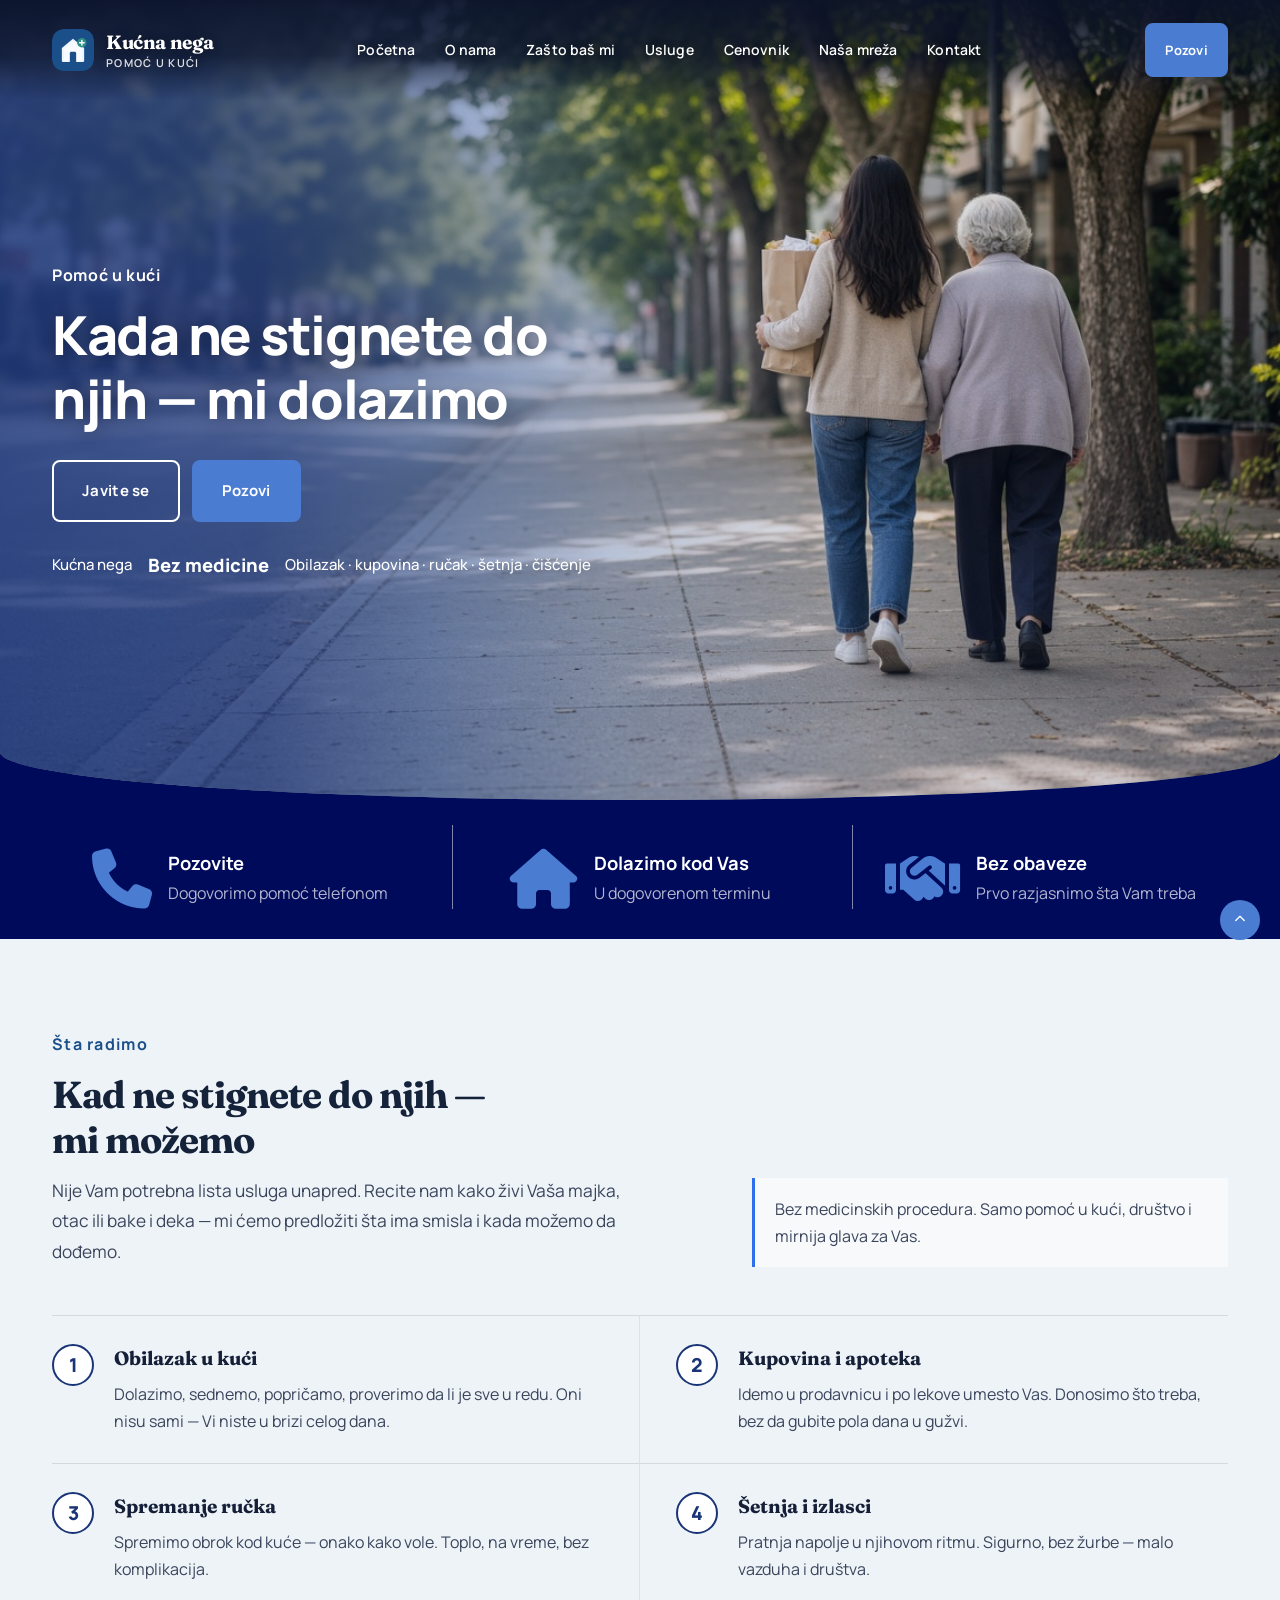
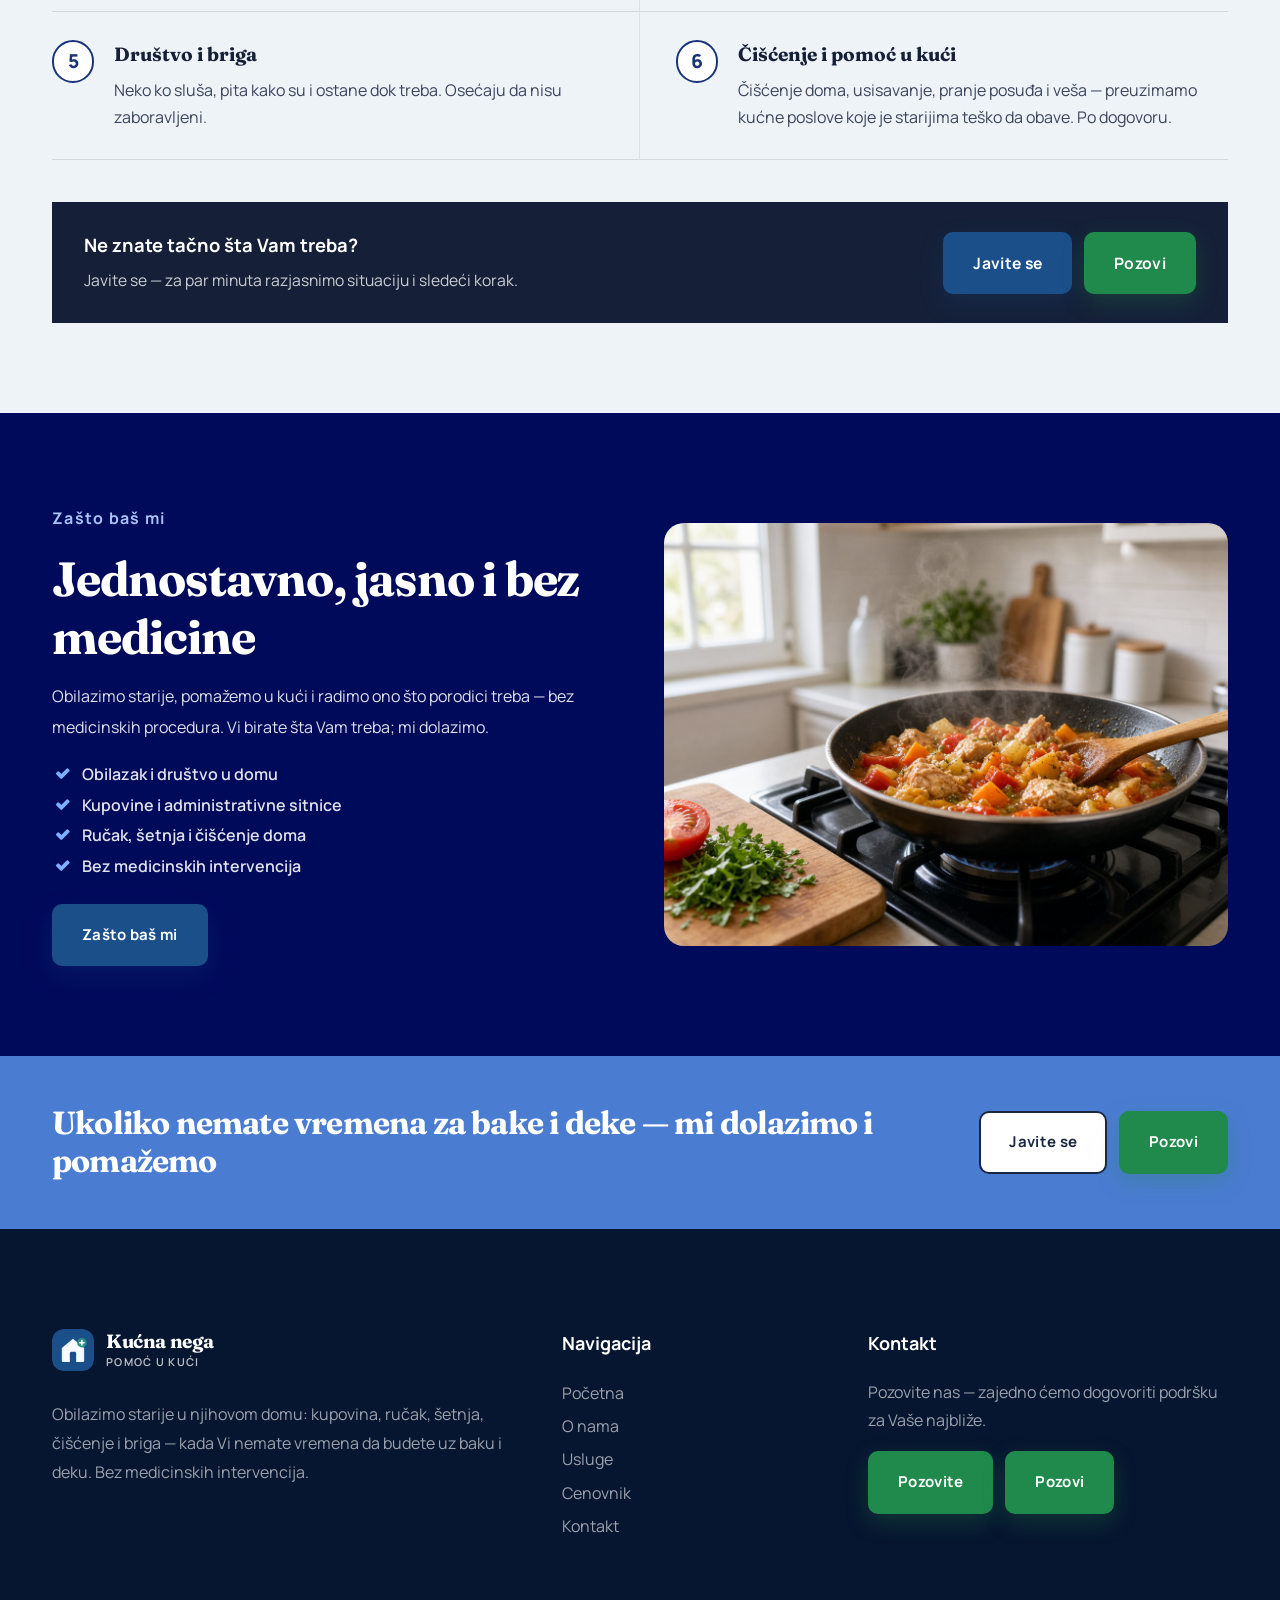
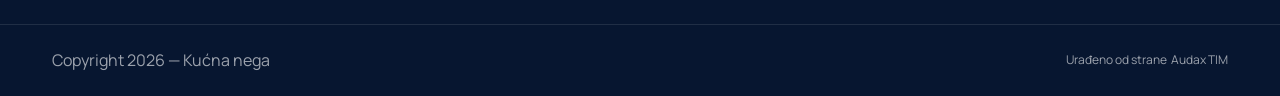
<file: index.html>
﻿<!DOCTYPE html>
<html lang="sr">
<head>
    <title>Kućna nega | Pomoć u kući starih – Beograd</title>
    <link rel="icon" href="images/icon.webp" type="image/gif" sizes="16x16">
    <meta content="text/html;charset=utf-8" http-equiv="Content-Type">
    <meta content="width=device-width, initial-scale=1.0" name="viewport">
    <meta name="description" content="Kućna nega i pomoć u kući: obilazak starih, kupovina namirnica i lekova, spremanje ručka, šetnja i čišćenje doma. Bez medicinskih intervencija. Pozovite nas za dogovor.">
    <meta name="keywords" content="kućna nega, pomoć u kući, obilazak starih, briga o bakama i dekama, pomoć starijima Beograd">
    <meta name="robots" content="index, follow">
    <meta property="og:type" content="website">
    <meta property="og:locale" content="sr_RS">
    <meta property="og:site_name" content="Kućna nega">
    <meta property="og:title" content="Kućna nega | Pomoć u kući starih – Beograd">
    <meta property="og:description" content="Kućna nega i pomoć u kući: obilazak starih, kupovina namirnica i lekova, spremanje ručka, šetnja i čišćenje doma. Bez medicinskih intervencija. Pozovite nas za dogovor.">
    <meta property="og:url" content="https://pomocstarima.com/">
    <meta property="og:image" content="https://pomocstarima.com/images/care/share-hero-20261104.jpg">
    <meta property="og:image:secure_url" content="https://pomocstarima.com/images/care/share-hero-20261104.jpg">
    <meta property="og:image:type" content="image/jpeg">
    <meta property="og:image:width" content="1280">
    <meta property="og:image:height" content="720">
    <meta property="og:image:alt" content="Pomoć starijima u šetnji — fotografija iz hero sekcije Kućne nege">
    <meta name="twitter:card" content="summary_large_image">
    <meta name="twitter:title" content="Kućna nega | Pomoć u kući starih – Beograd">
    <meta name="twitter:description" content="Kućna nega i pomoć u kući: obilazak starih, kupovina namirnica i lekova, spremanje ručka, šetnja i čišćenje doma. Bez medicinskih intervencija. Pozovite nas za dogovor.">
    <meta name="twitter:image" content="https://pomocstarima.com/images/care/share-hero-20261104.jpg">
    <meta name="twitter:image:alt" content="Pomoć starijima u šetnji — fotografija iz hero sekcije Kućne nege">
    <link rel="canonical" href="https://pomocstarima.com/">
    <link href="css/bootstrap.min.css" rel="stylesheet" type="text/css" id="bootstrap">
    <link href="css/plugins.css" rel="stylesheet" type="text/css">
    <link href="css/style.css" rel="stylesheet" type="text/css">
    <link id="colors" href="css/colors/scheme-01.css" rel="stylesheet" type="text/css">
    <link rel="preconnect" href="https://fonts.googleapis.com">
    <link rel="preconnect" href="https://fonts.gstatic.com" crossorigin>
    <link href="https://fonts.googleapis.com/css2?family=Fraunces:opsz,wght@9..144,600;9..144,700&family=Manrope:wght@400;500;600;700;800&display=swap" rel="stylesheet">
    <link href="css/kucna-nega.css?v=20261104-5" rel="stylesheet" type="text/css">
    <!-- Google tag (gtag.js) -->
    <script async src="https://www.googletagmanager.com/gtag/js?id=AW-18482209563"></script>
    <script>
        window.dataLayer = window.dataLayer || [];
        function gtag(){dataLayer.push(arguments);}
        gtag('js', new Date());
        gtag('config', 'AW-18482209563');
    </script>
</head>
<body>
    <div id="wrapper">
        <a href="#" id="back-to-top"></a>
        <div id="de-loader"></div>

        <header class="transparent scroll-light">
            <div class="container">
                <div class="row">
                    <div class="col-md-12">
                        <div class="de-flex sm-pt10">
                            <div class="de-flex-col">
                                <div id="logo"><a href="/" class="kn-logo"><span class="kn-logo-mark" aria-hidden="true"><svg xmlns="http://www.w3.org/2000/svg" viewBox="0 0 64 64" fill="none"><rect width="64" height="64" rx="16" fill="#1B4F8A"/><path d="M32 15L49 28.8V48.2c0 1.2-1 2.2-2.2 2.2H17.2c-1.2 0-2.2-1-2.2-2.2V28.8L32 15z" fill="#EEF5FB"/><path d="M32 19.2L45.8 30.2v18.2H18.2V30.2L32 19.2z" fill="#F8FBFF"/><path d="M27.2 50.4V37c0-1.2 1-2.2 2.2-2.2h5.2c1.2 0 2.2 1 2.2 2.2v13.4" fill="#1B4F8A"/><circle cx="45.5" cy="21" r="7.2" fill="#2F8F84"/><path d="M45.5 17.6v6.8M42.1 21h6.8" stroke="#fff" stroke-width="2.2" stroke-linecap="round"/></svg></span><span class="kn-logo-text">Kućna nega<em>Pomoć u kući</em></span></a></div>
                            </div>
                            <div class="de-flex-col header-col-mid" role="navigation" aria-label="Glavna navigacija">
                                <div class="kn-menu-intro"><span>Kućna nega</span><p>Tu smo, kada zatreba.</p></div>
                                <ul id="mainmenu">
                                    <li><a class="menu-item" href="/">Početna</a></li>
                                    <li><a class="menu-item" href="/about">O nama</a></li>
                                    <li><a class="menu-item" href="/zasto">Zašto baš mi</a></li>
                                    <li><a class="menu-item" href="/services">Usluge</a></li>
                                    <li><a class="menu-item" href="/cenovnik">Cenovnik</a></li>
                                    <li><a class="menu-item" href="/mreza">Naša mreža</a></li>
                                    <li><a class="menu-item" href="/contact">Kontakt</a></li>
                                </ul>
                                <div class="kn-menu-footer"><p>Podrška Vašoj porodici,<br>u domu Vaših najbližih.</p><a href="/contact">Hajde da se upoznamo <span aria-hidden="true">↗</span></a></div>
                            </div>
                            <div class="de-flex-col">
                                <div class="menu_side_area">
                                    <a href="tel:+381603273705" class="btn-main kn-call" aria-label="Pozovite Kućnu negu na +381 60 327 3705"><span>Pozovi</span></a>
                                    <button id="menu-btn" class="kn-menu-toggle" type="button" aria-expanded="false" aria-controls="mainmenu" aria-label="Otvori meni"><span class="kn-menu-icon" aria-hidden="true"></span></button>
                                </div>
                            </div>
                        </div>
                    </div>
                </div>
            </div>
        </header>

        <div class="no-bottom no-top" id="content">
            <div id="top"></div>

            <!-- HERO — Dentia layout, naš tekst -->
            <section id="section-intro" class="kn-dentia-hero text-light no-top no-bottom relative overflow-hidden">
                <div class="relative kn-dentia-wrap">
                    <div class="mh-800 kn-dentia-media">
                        <div class="kn-dentia-bg" style="background-image:url('images/care/hero-home.jpg')"></div>
                        <div class="sw-overlay op-5"></div>
                        <div class="gradient-edge-left"></div>
                    </div>
                    <div class="kn-dentia-copy">
                        <div class="container">
                            <div class="row">
                                <div class="col-lg-6">
                                    <div class="subtitle">Pomoć u kući</div>
                                    <h1>Kada ne stignete do njih — mi dolazimo</h1>
                                    <div class="kn-cta-row">
                                        <a class="btn-main btn-line kn-dentia-cta" href="/contact"><span>Javite se</span></a>
                                        <a class="btn-main kn-dentia-cta kn-call" href="tel:+381603273705" aria-label="Pozovite Kućnu negu na +381 60 327 3705"><span>Pozovi</span></a>
                                    </div>
                                    <div class="d-lg-flex align-items-center kn-dentia-proof">
                                        <div class="me-3">Kućna nega</div>
                                        <div class="me-3 fw-bold">Bez medicine</div>
                                        <div>Obilazak · kupovina · ručak · šetnja · čišćenje</div>
                                    </div>
                                </div>
                            </div>
                        </div>
                    </div>
                </div>
            </section>

            <!-- INFO BAR — Dentia style -->
            <section class="kn-dentia-infobar bg-dark text-light pt-50 pb-30">
                <div class="container relative">
                    <div class="row g-4 grid-divider">
                        <div class="col-lg-4 col-md-6 mb-sm-30">
                            <div class="d-flex justify-content-center">
                                <i class="fs-60 id-color fa-solid fa-phone"></i>
                                <div class="ms-3">
                                    <h4 class="mb-0">Pozovite</h4>
                                    <p>Dogovorimo pomoć telefonom</p>
                                </div>
                            </div>
                        </div>
                        <div class="col-lg-4 col-md-6 mb-sm-30">
                            <div class="d-flex justify-content-center">
                                <i class="fs-60 id-color fa-solid fa-house"></i>
                                <div class="ms-3">
                                    <h4 class="mb-0">Dolazimo kod Vas</h4>
                                    <p>U dogovorenom terminu</p>
                                </div>
                            </div>
                        </div>
                        <div class="col-lg-4 col-md-6 mb-sm-30">
                            <div class="d-flex justify-content-center">
                                <i class="fs-60 id-color fa-solid fa-handshake"></i>
                                <div class="ms-3">
                                    <h4 class="mb-0">Bez obaveze</h4>
                                    <p>Prvo razjasnimo šta Vam treba</p>
                                </div>
                            </div>
                        </div>
                    </div>
                </div>
            </section>

            <!-- USLUGE -->
            <section class="kn-services">
                <div class="container">
                    <div class="row align-items-end g-4 mb-5">
                        <div class="col-lg-7">
                            <div class="subtitle mb-3">Šta radimo</div>
                            <h2>Kad ne stignete do njih — mi možemo</h2>
                            <p class="kn-services-lead">Nije Vam potrebna lista usluga unapred. Recite nam kako živi Vaša majka, otac ili bake i deka — mi ćemo predložiti šta ima smisla i kada možemo da dođemo.</p>
                        </div>
                        <div class="col-lg-5">
                            <p class="kn-services-aside">Bez medicinskih procedura. Samo pomoć u kući, društvo i mirnija glava za Vas.</p>
                        </div>
                    </div>

                    <div class="kn-service-grid">
                        <article class="kn-service-item">
                            <span class="kn-service-num" aria-hidden="true">1</span>
                            <div>
                                <h3>Obilazak u kući</h3>
                                <p>Dolazimo, sednemo, popričamo, proverimo da li je sve u redu. Oni nisu sami — Vi niste u brizi celog dana.</p>
                            </div>
                        </article>
                        <article class="kn-service-item">
                            <span class="kn-service-num" aria-hidden="true">2</span>
                            <div>
                                <h3>Kupovina i apoteka</h3>
                                <p>Idemo u prodavnicu i po lekove umesto Vas. Donosimo što treba, bez da gubite pola dana u gužvi.</p>
                            </div>
                        </article>
                        <article class="kn-service-item">
                            <span class="kn-service-num" aria-hidden="true">3</span>
                            <div>
                                <h3>Spremanje ručka</h3>
                                <p>Spremimo obrok kod kuće — onako kako vole. Toplo, na vreme, bez komplikacija.</p>
                            </div>
                        </article>
                        <article class="kn-service-item">
                            <span class="kn-service-num" aria-hidden="true">4</span>
                            <div>
                                <h3>Šetnja i izlasci</h3>
                                <p>Pratnja napolje u njihovom ritmu. Sigurno, bez žurbe — malo vazduha i društva.</p>
                            </div>
                        </article>
                        <article class="kn-service-item">
                            <span class="kn-service-num" aria-hidden="true">5</span>
                            <div>
                                <h3>Društvo i briga</h3>
                                <p>Neko ko sluša, pita kako su i ostane dok treba. Osećaju da nisu zaboravljeni.</p>
                            </div>
                        </article>
                        <article class="kn-service-item">
                            <span class="kn-service-num" aria-hidden="true">6</span>
                            <div>
                                <h3>Čišćenje i pomoć u kući</h3>
                                <p>Čišćenje doma, usisavanje, pranje posuđa i veša — preuzimamo kućne poslove koje je starijima teško da obave. Po dogovoru.</p>
                            </div>
                        </article>
                    </div>

                    <div class="kn-services-cta">
                        <div>
                            <strong>Ne znate tačno šta Vam treba?</strong>
                            <span>Javite se — za par minuta razjasnimo situaciju i sledeći korak.</span>
                        </div>
                        <div class="kn-cta-row">
                            <a class="btn-main" href="/contact"><span>Javite se</span></a>
                            <a class="btn-main kn-call" href="tel:+381603273705" aria-label="Pozovite Kućnu negu na +381 60 327 3705"><span>Pozovi</span></a>
                        </div>
                    </div>
                </div>
            </section>

            <!-- ZASTO — sits on #content navy (#000A5B); text must stay light -->
            <section class="kn-why text-light">
                <div class="container">
                    <div class="row gy-4 gx-5 align-items-center">
                        <div class="col-lg-6">
                            <div class="subtitle id-color">Zašto baš mi</div>
                            <h2>Jednostavno, jasno i bez medicine</h2>
                            <p>Obilazimo starije, pomažemo u kući i radimo ono što porodici treba — bez medicinskih procedura. Vi birate šta Vam treba; mi dolazimo.</p>
                            <ul class="ul-check fw-600 mb-4">
                                <li>Obilazak i društvo u domu</li>
                                <li>Kupovine i administrativne sitnice</li>
                                <li>Ručak, šetnja i čišćenje doma</li>
                                <li>Bez medicinskih intervencija</li>
                            </ul>
                            <a class="btn-main" href="/zasto"><span>Zašto baš mi</span></a>
                        </div>
                        <div class="col-lg-6">
                            <img src="images/care/lunch.jpg" class="w-100 rounded-1 kn-photo" alt="Ručak se kuva na šporetu — tiganj i sveži sastojci">
                        </div>
                    </div>
                </div>
            </section>

            <!-- CTA -->
            <section class="kn-cta">
                <div class="container">
                    <div class="row g-4 align-items-center">
                        <div class="col-md-9">
                            <h2 class="mb-0">Ukoliko nemate vremena za bake i deke — mi dolazimo i pomažemo</h2>
                        </div>
                        <div class="col-lg-3 text-lg-end">
                            <div class="kn-cta-row kn-cta-row-end">
                                <a class="btn-main btn-line" href="/contact"><span>Javite se</span></a>
                                <a class="btn-main kn-call" href="tel:+381603273705" aria-label="Pozovite Kućnu negu na +381 60 327 3705"><span>Pozovi</span></a>
                            </div>
                        </div>
                    </div>
                </div>
            </section>
        </div>

        <footer class="section-dark">
            <div class="container">
                <div class="row gx-5">
                    <div class="col-lg-5 col-sm-6">
                        <a href="/" class="kn-logo kn-logo-footer"><span class="kn-logo-mark" aria-hidden="true"><svg xmlns="http://www.w3.org/2000/svg" viewBox="0 0 64 64" fill="none"><rect width="64" height="64" rx="16" fill="#1B4F8A"/><path d="M32 15L49 28.8V48.2c0 1.2-1 2.2-2.2 2.2H17.2c-1.2 0-2.2-1-2.2-2.2V28.8L32 15z" fill="#EEF5FB"/><path d="M32 19.2L45.8 30.2v18.2H18.2V30.2L32 19.2z" fill="#F8FBFF"/><path d="M27.2 50.4V37c0-1.2 1-2.2 2.2-2.2h5.2c1.2 0 2.2 1 2.2 2.2v13.4" fill="#1B4F8A"/><circle cx="45.5" cy="21" r="7.2" fill="#2F8F84"/><path d="M45.5 17.6v6.8M42.1 21h6.8" stroke="#fff" stroke-width="2.2" stroke-linecap="round"/></svg></span><span class="kn-logo-text">Kućna nega<em>Pomoć u kući</em></span></a>
                        <div class="spacer-20"></div>
                        <p>Obilazimo starije u njihovom domu: kupovina, ručak, šetnja, čišćenje i briga — kada Vi nemate vremena da budete uz baku i deku. Bez medicinskih intervencija.</p>
                    </div>
                    <div class="col-lg-3 col-sm-6">
                        <div class="widget">
                            <h5>Navigacija</h5>
                            <ul>
                                <li><a href="/">Početna</a></li>
                                <li><a href="/about">O nama</a></li>
                                <li><a href="/services">Usluge</a></li>
                                <li><a href="/cenovnik">Cenovnik</a></li>
                                <li><a href="/contact">Kontakt</a></li>
                            </ul>
                        </div>
                    </div>
                    <div class="col-lg-4 col-sm-6">
                        <div class="widget">
                            <h5>Kontakt</h5>
                            <p class="mb-3" style="color:rgba(255,255,255,0.75)">Pozovite nas — zajedno ćemo dogovoriti podršku za Vaše najbliže.</p>
                            <div class="kn-cta-row">
                                <a class="btn-main kn-call" href="tel:+381603273705" aria-label="Pozovite Kućnu negu na +381 60 327 3705"><span>Pozovite</span></a>
                                <a class="btn-main kn-call" href="tel:+381603273705" aria-label="Pozovite Kućnu negu na +381 60 327 3705"><span>Pozovi</span></a>
                            </div>
                        </div>
                    </div>
                </div>
            </div>
            <div class="subfooter">
                <div class="container">
                    <div class="row">
                        <div class="col-md-12">
                            <div class="de-flex">
                                <div class="de-flex-col">Copyright 2026 — Kućna nega</div><div class="de-flex-col kn-footer-credit">Urađeno od strane <a href="https://pametnaresenja.com" target="_blank" rel="noopener noreferrer">Audax TIM</a></div>
                            </div>
                        </div>
                    </div>
                </div>
            </div>
        </footer>
    </div>

    <aside class="kn-mobile-callbar" aria-label="Pozivanje Kućne nege">
        <div class="kn-mobile-callbar-number"><span>Tu smo za Vas</span><a href="tel:+381603273705">+381 60 327 3705</a></div>
        <a class="kn-mobile-callbar-button kn-call" href="tel:+381603273705" aria-label="Pozovite Kućnu negu na +381 60 327 3705"><i class="fa-solid fa-phone" aria-hidden="true"></i> Pozovite</a>
    </aside>
    <script src="js/plugins.js"></script>
    <script src="js/designesia.js"></script>
    <script src="js/kn-mobile-menu.js?v=20261104-2"></script>
    <script src="js/kn-phone.js?v=20261106-1"></script>
</body>
</html>
</file>
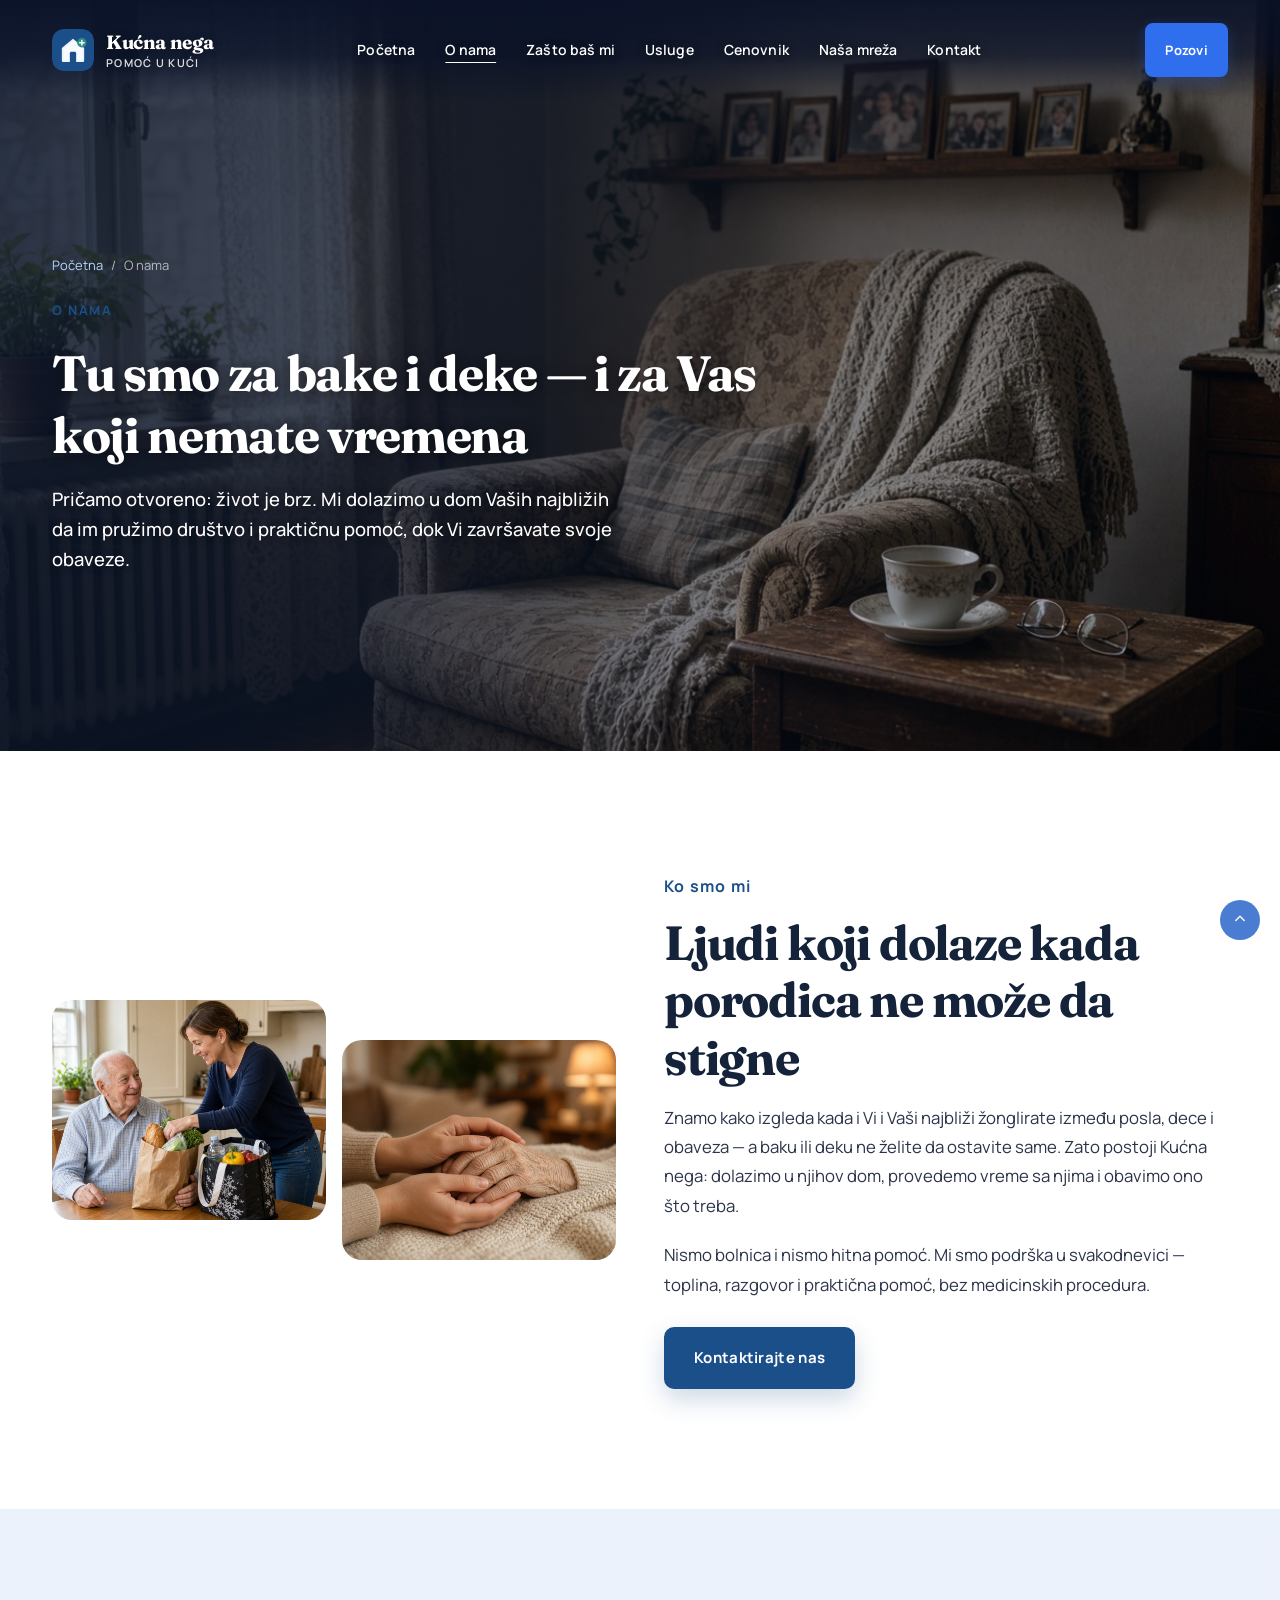
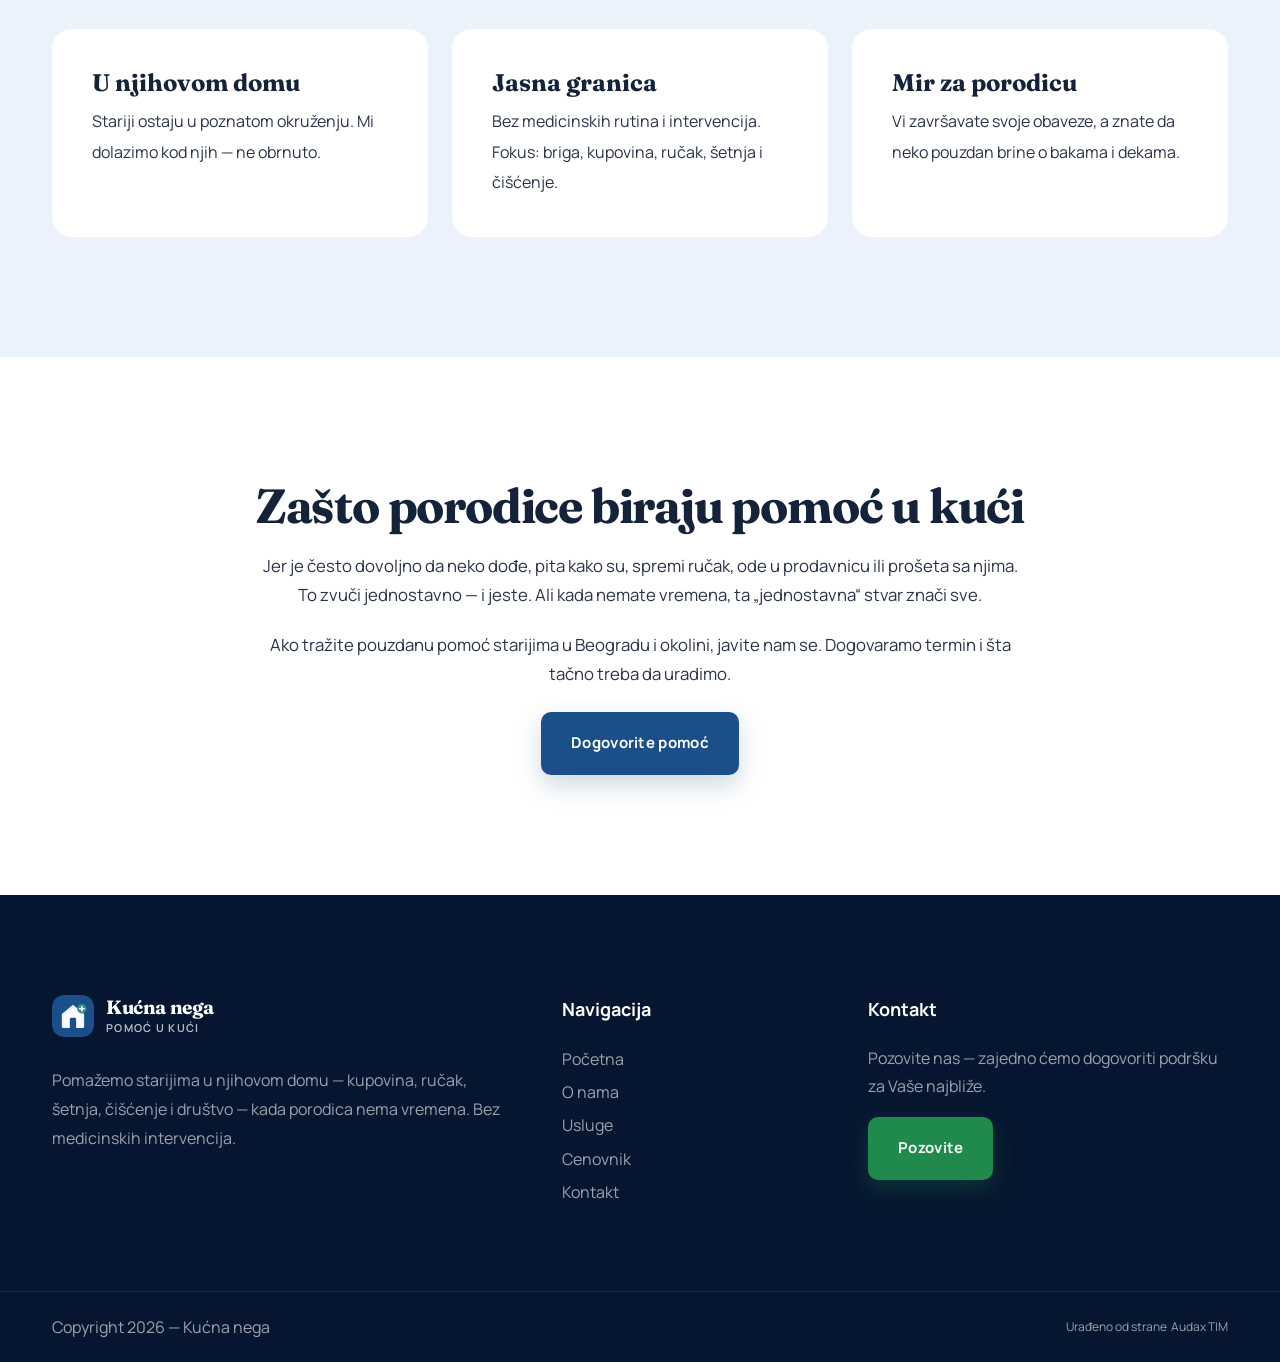
<file: about.html>
﻿<!DOCTYPE html>
<html lang="sr">
<head>
    <title>O nama | Kućna nega – pomoć starijima u domu</title>
    <link rel="icon" href="images/icon.webp" type="image/gif" sizes="16x16">
    <meta content="text/html;charset=utf-8" http-equiv="Content-Type">
    <meta content="width=device-width, initial-scale=1.0" name="viewport">
    <meta name="description" content="Upoznajte Kućnu negu: dolazimo kod starijih, pomažemo u svakodnevici i rasterećujemo porodicu. Bez medicinskih intervencija. Pozovite nas za dogovor.">
    <meta name="keywords" content="kućna nega, o nama, pomoć starijima, pomoć u kući Beograd, briga o bakama i dekama">
    <meta name="robots" content="index, follow">
    <meta property="og:type" content="website">
    <meta property="og:locale" content="sr_RS">
    <meta property="og:site_name" content="Kućna nega">
    <meta property="og:title" content="O nama | Kućna nega – pomoć starijima u domu">
    <meta property="og:description" content="Upoznajte Kućnu negu: dolazimo kod starijih, pomažemo u svakodnevici i rasterećujemo porodicu. Bez medicinskih intervencija. Pozovite nas za dogovor.">
    <meta property="og:url" content="https://pomocstarima.com/about">
    <meta property="og:image" content="https://pomocstarima.com/images/care/share-hero-20261104.jpg">
    <meta property="og:image:secure_url" content="https://pomocstarima.com/images/care/share-hero-20261104.jpg">
    <meta property="og:image:type" content="image/jpeg">
    <meta property="og:image:width" content="1280">
    <meta property="og:image:height" content="720">
    <meta property="og:image:alt" content="Pomoć starijima u šetnji — fotografija iz hero sekcije Kućne nege">
    <meta name="twitter:card" content="summary_large_image">
    <meta name="twitter:title" content="O nama | Kućna nega – pomoć starijima u domu">
    <meta name="twitter:description" content="Upoznajte Kućnu negu: dolazimo kod starijih, pomažemo u svakodnevici i rasterećujemo porodicu. Bez medicinskih intervencija. Pozovite nas za dogovor.">
    <meta name="twitter:image" content="https://pomocstarima.com/images/care/share-hero-20261104.jpg">
    <meta name="twitter:image:alt" content="Pomoć starijima u šetnji — fotografija iz hero sekcije Kućne nege">
    <link rel="canonical" href="https://pomocstarima.com/about">
    <link href="css/bootstrap.min.css" rel="stylesheet" type="text/css" id="bootstrap">
    <link href="css/plugins.css" rel="stylesheet" type="text/css">
    <link href="css/style.css" rel="stylesheet" type="text/css">
    <link id="colors" href="css/colors/scheme-01.css" rel="stylesheet" type="text/css">
    <link rel="preconnect" href="https://fonts.googleapis.com">
    <link rel="preconnect" href="https://fonts.gstatic.com" crossorigin>
    <link href="https://fonts.googleapis.com/css2?family=Fraunces:opsz,wght@9..144,600;9..144,700&family=Manrope:wght@400;500;600;700;800&display=swap" rel="stylesheet">
    <link href="css/kucna-nega.css?v=20261104-5" rel="stylesheet" type="text/css">
    <!-- Google tag (gtag.js) -->
    <script async src="https://www.googletagmanager.com/gtag/js?id=AW-18482209563"></script>
    <script>
        window.dataLayer = window.dataLayer || [];
        function gtag(){dataLayer.push(arguments);}
        gtag('js', new Date());
        gtag('config', 'AW-18482209563');
    </script>
</head>
<body>
    <div id="wrapper">
        <a href="#" id="back-to-top"></a>
        <header class="transparent scroll-light">
            <div class="container">
                <div class="row">
                    <div class="col-md-12">
                        <div class="de-flex sm-pt10">
                            <div class="de-flex-col">
                                <div id="logo"><a href="/" class="kn-logo"><span class="kn-logo-mark" aria-hidden="true"><svg xmlns="http://www.w3.org/2000/svg" viewBox="0 0 64 64" fill="none"><rect width="64" height="64" rx="16" fill="#1B4F8A"/><path d="M32 15L49 28.8V48.2c0 1.2-1 2.2-2.2 2.2H17.2c-1.2 0-2.2-1-2.2-2.2V28.8L32 15z" fill="#EEF5FB"/><path d="M32 19.2L45.8 30.2v18.2H18.2V30.2L32 19.2z" fill="#F8FBFF"/><path d="M27.2 50.4V37c0-1.2 1-2.2 2.2-2.2h5.2c1.2 0 2.2 1 2.2 2.2v13.4" fill="#1B4F8A"/><circle cx="45.5" cy="21" r="7.2" fill="#2F8F84"/><path d="M45.5 17.6v6.8M42.1 21h6.8" stroke="#fff" stroke-width="2.2" stroke-linecap="round"/></svg></span><span class="kn-logo-text">Kućna nega<em>Pomoć u kući</em></span></a></div>
                            </div>
                            <div class="de-flex-col header-col-mid" role="navigation" aria-label="Glavna navigacija">
                                <div class="kn-menu-intro"><span>Kućna nega</span><p>Tu smo, kada zatreba.</p></div>
                                <ul id="mainmenu">
                                    <li><a class="menu-item" href="/">Početna</a></li>
                                    <li><a class="menu-item" href="/about">O nama</a></li>
                                    <li><a class="menu-item" href="/zasto">Zašto baš mi</a></li>
                                    <li><a class="menu-item" href="/services">Usluge</a></li>
                                    <li><a class="menu-item" href="/cenovnik">Cenovnik</a></li>
                                    <li><a class="menu-item" href="/mreza">Naša mreža</a></li>
                                    <li><a class="menu-item" href="/contact">Kontakt</a></li>
                                </ul>
                                <div class="kn-menu-footer"><p>Podrška Vašoj porodici,<br>u domu Vaših najbližih.</p><a href="/contact">Hajde da se upoznamo <span aria-hidden="true">↗</span></a></div>
                            </div>
                            <div class="de-flex-col">
                                <div class="menu_side_area">
                                    <a href="tel:+381603273705" class="btn-main kn-call" aria-label="Pozovite Kućnu negu na +381 60 327 3705"><span>Pozovi</span></a>
                                    <button id="menu-btn" class="kn-menu-toggle" type="button" aria-expanded="false" aria-controls="mainmenu" aria-label="Otvori meni"><span class="kn-menu-icon" aria-hidden="true"></span></button>
                                </div>
                            </div>
                        </div>
                    </div>
                </div>
            </div>
        </header>
        <div class="no-bottom no-top" id="content">
            <div id="top"></div>
            <section class="kn-page-hero kn-hero">
                <img class="kn-hero-img" src="images/care/hero-about.jpg" alt="Domaća soba spremna za obilazak — fotelja, čaj, dnevna svetlost">
                <div class="kn-hero-overlay"></div>
                <div class="kn-hero-content">
                    <div class="container">
                        <div class="kn-panel">
                            <ul class="kn-crumb">
                                <li><a href="/">Početna</a></li>
                                <li>/</li>
                                <li>O nama</li>
                            </ul>
                            <p class="kn-eyebrow">O nama</p>
                            <h1>Tu smo za bake i deke — i za Vas koji nemate vremena</h1>
                            <p class="kn-lead mb-0">Pričamo otvoreno: život je brz. Mi dolazimo u dom Vaših najbližih da im pružimo društvo i praktičnu pomoć, dok Vi završavate svoje obaveze.</p>
                        </div>
                    </div>
                </div>
            </section>
            <section>
                <div class="container">
                    <div class="row g-5 align-items-center">
                        <div class="col-lg-6">
                            <div class="row g-3">
                                <div class="col-6"><img src="images/care/about1.jpg" class="w-100 rounded-1 kn-photo" alt="Pomoć starijima u kući"></div>
                                <div class="col-6"><img src="images/care/hands.jpg" class="w-100 rounded-1 kn-photo" alt="Briga i podrška" style="margin-top:40px"></div>
                            </div>
                        </div>
                        <div class="col-lg-6">
                            <div class="subtitle s2 mb-3">Ko smo mi</div>
                            <h2>Ljudi koji dolaze kada porodica ne može da stigne</h2>
                            <div class="kn-seo-block">
                                <p>Znamo kako izgleda kada i Vi i Vaši najbliži žonglirate između posla, dece i obaveza — a baku ili deku ne želite da ostavite same. Zato postoji Kućna nega: dolazimo u njihov dom, provedemo vreme sa njima i obavimo ono što treba.</p>
                                <p>Nismo bolnica i nismo hitna pomoć. Mi smo podrška u svakodnevici — toplina, razgovor i praktična pomoć, bez medicinskih procedura.</p>
                            </div>
                            <a class="btn-main mt-2" href="/contact"><span>Kontaktirajte nas</span></a>
                        </div>
                    </div>
                </div>
            </section>
            <section class="bg-color-op-1">
                <div class="container">
                    <div class="row g-4">
                        <div class="col-lg-4"><div class="bg-white p-40 rounded-1 h-100"><h3 class="h4">U njihovom domu</h3><p class="mb-0">Stariji ostaju u poznatom okruženju. Mi dolazimo kod njih — ne obrnuto.</p></div></div>
                        <div class="col-lg-4"><div class="bg-white p-40 rounded-1 h-100"><h3 class="h4">Jasna granica</h3><p class="mb-0">Bez medicinskih rutina i intervencija. Fokus: briga, kupovina, ručak, šetnja i čišćenje.</p></div></div>
                        <div class="col-lg-4"><div class="bg-white p-40 rounded-1 h-100"><h3 class="h4">Mir za porodicu</h3><p class="mb-0">Vi završavate svoje obaveze, a znate da neko pouzdan brine o bakama i dekama.</p></div></div>
                    </div>
                </div>
            </section>
            <section>
                <div class="container">
                    <div class="row justify-content-center">
                        <div class="col-lg-8">
                            <div class="kn-seo-block text-center">
                                <h2>Zašto porodice biraju pomoć u kući</h2>
                                <p>Jer je često dovoljno da neko dođe, pita kako su, spremi ručak, ode u prodavnicu ili prošeta sa njima. To zvuči jednostavno — i jeste. Ali kada nemate vremena, ta „jednostavna“ stvar znači sve.</p>
                                <p>Ako tražite pouzdanu pomoć starijima u Beogradu i okolini, javite nam se. Dogovaramo termin i šta tačno treba da uradimo.</p>
                            </div>
                            <div class="text-center mt-4">
                                <a class="btn-main" href="/contact"><span>Dogovorite pomoć</span></a>
                            </div>
                        </div>
                    </div>
                </div>
            </section>
        </div>
        <footer class="section-dark">
            <div class="container">
                <div class="row gx-5">
                    <div class="col-lg-5 col-sm-6">
                        <a href="/" class="kn-logo kn-logo-footer"><span class="kn-logo-mark" aria-hidden="true"><svg xmlns="http://www.w3.org/2000/svg" viewBox="0 0 64 64" fill="none"><rect width="64" height="64" rx="16" fill="#1B4F8A"/><path d="M32 15L49 28.8V48.2c0 1.2-1 2.2-2.2 2.2H17.2c-1.2 0-2.2-1-2.2-2.2V28.8L32 15z" fill="#EEF5FB"/><path d="M32 19.2L45.8 30.2v18.2H18.2V30.2L32 19.2z" fill="#F8FBFF"/><path d="M27.2 50.4V37c0-1.2 1-2.2 2.2-2.2h5.2c1.2 0 2.2 1 2.2 2.2v13.4" fill="#1B4F8A"/><circle cx="45.5" cy="21" r="7.2" fill="#2F8F84"/><path d="M45.5 17.6v6.8M42.1 21h6.8" stroke="#fff" stroke-width="2.2" stroke-linecap="round"/></svg></span><span class="kn-logo-text">Kućna nega<em>Pomoć u kući</em></span></a>
                        <div class="spacer-20"></div>
                        <p>Pomažemo starijima u njihovom domu — kupovina, ručak, šetnja, čišćenje i društvo — kada porodica nema vremena. Bez medicinskih intervencija.</p>
                    </div>
                    <div class="col-lg-3 col-sm-6">
                        <div class="widget">
                            <h5>Navigacija</h5>
                            <ul>
                                <li><a href="/">Početna</a></li>
                                <li><a href="/about">O nama</a></li>
                                <li><a href="/services">Usluge</a></li>
                                <li><a href="/cenovnik">Cenovnik</a></li>
                                <li><a href="/contact">Kontakt</a></li>
                            </ul>
                        </div>
                    </div>
                    <div class="col-lg-4 col-sm-6">
                        <div class="widget">
                            <h5>Kontakt</h5>
                            <p class="mb-3" style="color:rgba(255,255,255,0.75)">Pozovite nas — zajedno ćemo dogovoriti podršku za Vaše najbliže.</p>
                            <a class="btn-main kn-call" href="tel:+381603273705" aria-label="Pozovite Kućnu negu na +381 60 327 3705"><span>Pozovite</span></a>
                        </div>
                    </div>
                </div>
            </div>
            <div class="subfooter">
                <div class="container">
                    <div class="row"><div class="col-md-12"><div class="de-flex"><div class="de-flex-col">Copyright 2026 — Kućna nega</div><div class="de-flex-col kn-footer-credit">Urađeno od strane <a href="https://pametnaresenja.com" target="_blank" rel="noopener noreferrer">Audax TIM</a></div></div></div></div>
                </div>
            </div>
        </footer>
    </div>
    <aside class="kn-mobile-callbar" aria-label="Pozivanje Kućne nege">
        <div class="kn-mobile-callbar-number"><span>Tu smo za Vas</span><a href="tel:+381603273705">+381 60 327 3705</a></div>
        <a class="kn-mobile-callbar-button kn-call" href="tel:+381603273705" aria-label="Pozovite Kućnu negu na +381 60 327 3705"><i class="fa-solid fa-phone" aria-hidden="true"></i> Pozovite</a>
    </aside>
    <script src="js/plugins.js"></script>
    <script src="js/designesia.js"></script>
    <script src="js/kn-mobile-menu.js?v=20261104-2"></script>
    <script src="js/kn-phone.js?v=20261106-1"></script>
</body>
</html>
</file>
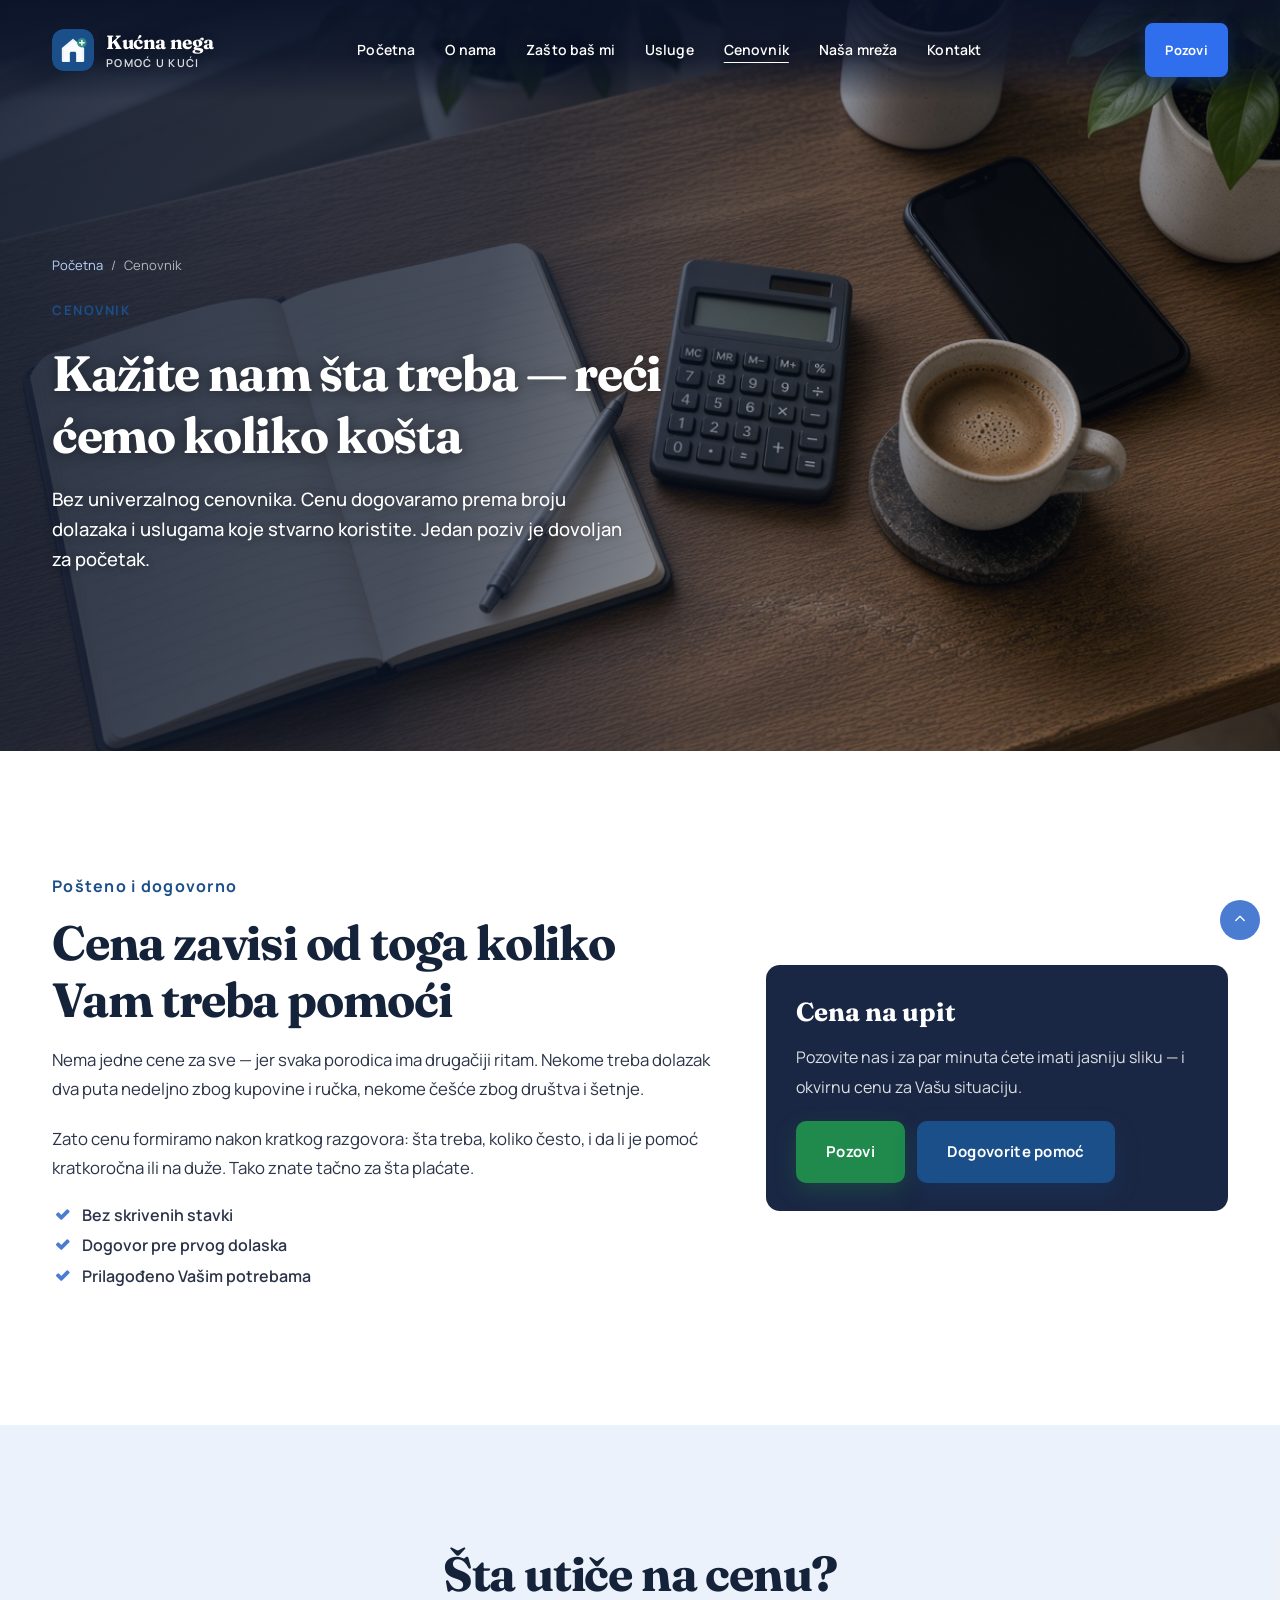
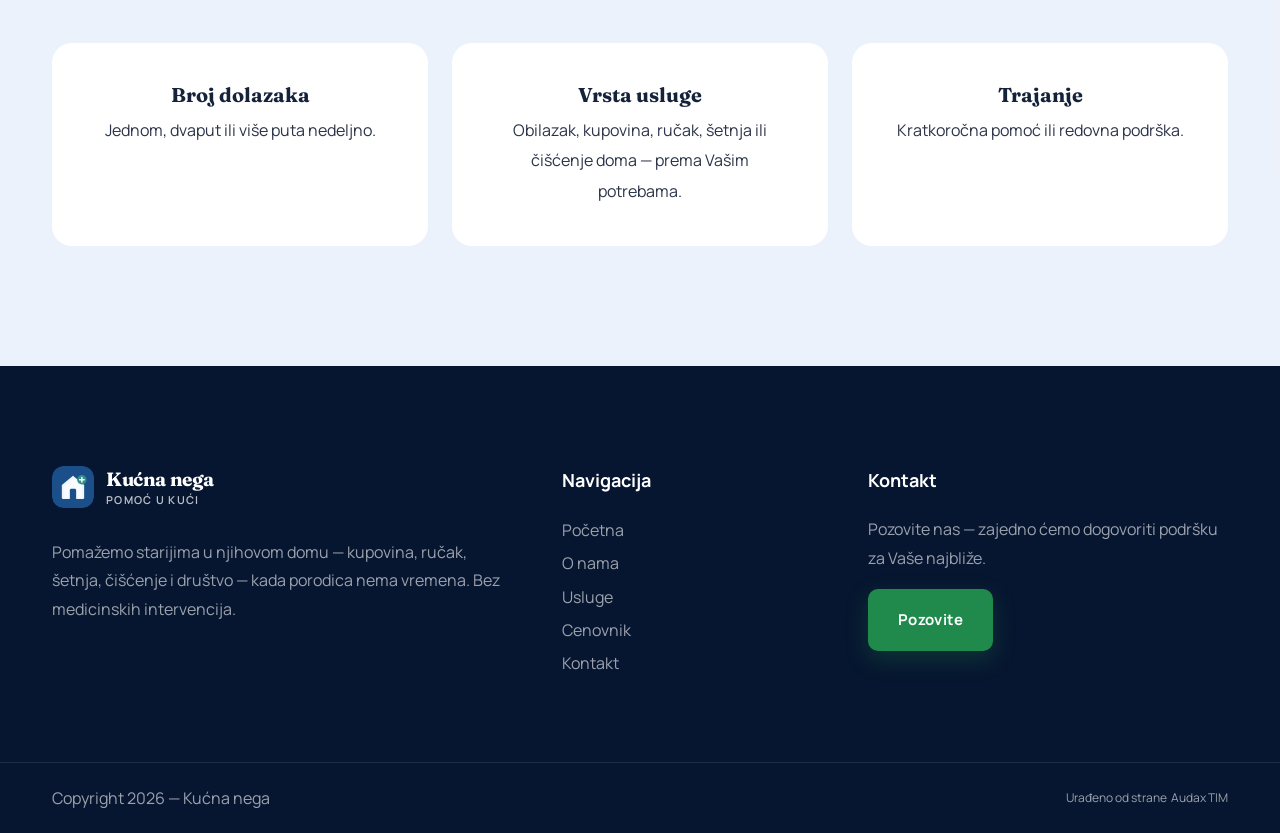
<file: cenovnik.html>
﻿<!DOCTYPE html>
<html lang="sr">
<head>
    <title>Cenovnik | Kućna nega – cena na upit</title>
    <link rel="icon" href="images/icon.webp" type="image/gif" sizes="16x16">
    <meta content="text/html;charset=utf-8" http-equiv="Content-Type">
    <meta content="width=device-width, initial-scale=1.0" name="viewport">
    <meta name="description" content="Cenovnik kućne nege formira se po dogovoru: broj dolazaka i vrsta usluga. Kontakt za cenu prilagođenu Vašoj porodici.">
    <meta name="keywords" content="cenovnik kućna nega, cena pomoći u kući, cena obilaska starih, pomoć starijima cena">
    <meta name="robots" content="index, follow">
    <meta property="og:type" content="website">
    <meta property="og:locale" content="sr_RS">
    <meta property="og:site_name" content="Kućna nega">
    <meta property="og:title" content="Cenovnik | Kućna nega – cena na upit">
    <meta property="og:description" content="Cenovnik kućne nege formira se po dogovoru: broj dolazaka i vrsta usluga. Kontakt za cenu prilagođenu Vašoj porodici.">
    <meta property="og:url" content="https://pomocstarima.com/cenovnik">
    <meta property="og:image" content="https://pomocstarima.com/images/care/share-hero-20261104.jpg">
    <meta property="og:image:secure_url" content="https://pomocstarima.com/images/care/share-hero-20261104.jpg">
    <meta property="og:image:type" content="image/jpeg">
    <meta property="og:image:width" content="1280">
    <meta property="og:image:height" content="720">
    <meta property="og:image:alt" content="Pomoć starijima u šetnji — fotografija iz hero sekcije Kućne nege">
    <meta name="twitter:card" content="summary_large_image">
    <meta name="twitter:title" content="Cenovnik | Kućna nega – cena na upit">
    <meta name="twitter:description" content="Cenovnik kućne nege formira se po dogovoru: broj dolazaka i vrsta usluga. Kontakt za cenu prilagođenu Vašoj porodici.">
    <meta name="twitter:image" content="https://pomocstarima.com/images/care/share-hero-20261104.jpg">
    <meta name="twitter:image:alt" content="Pomoć starijima u šetnji — fotografija iz hero sekcije Kućne nege">
    <link rel="canonical" href="https://pomocstarima.com/cenovnik">
    <link href="css/bootstrap.min.css" rel="stylesheet" type="text/css" id="bootstrap">
    <link href="css/plugins.css" rel="stylesheet" type="text/css">
    <link href="css/style.css" rel="stylesheet" type="text/css">
    <link id="colors" href="css/colors/scheme-01.css" rel="stylesheet" type="text/css">
    <link rel="preconnect" href="https://fonts.googleapis.com">
    <link rel="preconnect" href="https://fonts.gstatic.com" crossorigin>
    <link href="https://fonts.googleapis.com/css2?family=Fraunces:opsz,wght@9..144,600;9..144,700&family=Manrope:wght@400;500;600;700;800&display=swap" rel="stylesheet">
    <link href="css/kucna-nega.css?v=20261104-5" rel="stylesheet" type="text/css">
    <!-- Google tag (gtag.js) -->
    <script async src="https://www.googletagmanager.com/gtag/js?id=AW-18482209563"></script>
    <script>
        window.dataLayer = window.dataLayer || [];
        function gtag(){dataLayer.push(arguments);}
        gtag('js', new Date());
        gtag('config', 'AW-18482209563');
    </script>
</head>
<body>
    <div id="wrapper">
        <a href="#" id="back-to-top"></a>
        <header class="transparent scroll-light">
            <div class="container">
                <div class="row">
                    <div class="col-md-12">
                        <div class="de-flex sm-pt10">
                            <div class="de-flex-col">
                                <div id="logo"><a href="/" class="kn-logo"><span class="kn-logo-mark" aria-hidden="true"><svg xmlns="http://www.w3.org/2000/svg" viewBox="0 0 64 64" fill="none"><rect width="64" height="64" rx="16" fill="#1B4F8A"/><path d="M32 15L49 28.8V48.2c0 1.2-1 2.2-2.2 2.2H17.2c-1.2 0-2.2-1-2.2-2.2V28.8L32 15z" fill="#EEF5FB"/><path d="M32 19.2L45.8 30.2v18.2H18.2V30.2L32 19.2z" fill="#F8FBFF"/><path d="M27.2 50.4V37c0-1.2 1-2.2 2.2-2.2h5.2c1.2 0 2.2 1 2.2 2.2v13.4" fill="#1B4F8A"/><circle cx="45.5" cy="21" r="7.2" fill="#2F8F84"/><path d="M45.5 17.6v6.8M42.1 21h6.8" stroke="#fff" stroke-width="2.2" stroke-linecap="round"/></svg></span><span class="kn-logo-text">Kućna nega<em>Pomoć u kući</em></span></a></div>
                            </div>
                            <div class="de-flex-col header-col-mid" role="navigation" aria-label="Glavna navigacija">
                                <div class="kn-menu-intro"><span>Kućna nega</span><p>Tu smo, kada zatreba.</p></div>
                                <ul id="mainmenu">
                                    <li><a class="menu-item" href="/">Početna</a></li>
                                    <li><a class="menu-item" href="/about">O nama</a></li>
                                    <li><a class="menu-item" href="/zasto">Zašto baš mi</a></li>
                                    <li><a class="menu-item" href="/services">Usluge</a></li>
                                    <li><a class="menu-item" href="/cenovnik">Cenovnik</a></li>
                                    <li><a class="menu-item" href="/mreza">Naša mreža</a></li>
                                    <li><a class="menu-item" href="/contact">Kontakt</a></li>
                                </ul>
                                <div class="kn-menu-footer"><p>Podrška Vašoj porodici,<br>u domu Vaših najbližih.</p><a href="/contact">Hajde da se upoznamo <span aria-hidden="true">↗</span></a></div>
                            </div>
                            <div class="de-flex-col">
                                <div class="menu_side_area">
                                    <a href="tel:+381603273705" class="btn-main kn-call" aria-label="Pozovite Kućnu negu na +381 60 327 3705"><span>Pozovi</span></a>
                                    <button id="menu-btn" class="kn-menu-toggle" type="button" aria-expanded="false" aria-controls="mainmenu" aria-label="Otvori meni"><span class="kn-menu-icon" aria-hidden="true"></span></button>
                                </div>
                            </div>
                        </div>
                    </div>
                </div>
            </div>
        </header>
        <div class="no-bottom no-top" id="content">
            <div id="top"></div>
            <section class="kn-page-hero kn-hero">
                <img class="kn-hero-img" src="images/care/hero-cenovnik.jpg" alt="Beležnica i kalkulator — dogovor cene po uslugama">
                <div class="kn-hero-overlay"></div>
                <div class="kn-hero-content">
                    <div class="container">
                        <div class="kn-panel">
                            <ul class="kn-crumb">
                                <li><a href="/">Početna</a></li>
                                <li>/</li>
                                <li>Cenovnik</li>
                            </ul>
                            <p class="kn-eyebrow">Cenovnik</p>
                            <h1>Kažite nam šta treba — reći ćemo koliko košta</h1>
                            <p class="kn-lead mb-0">Bez univerzalnog cenovnika. Cenu dogovaramo prema broju dolazaka i uslugama koje stvarno koristite. Jedan poziv je dovoljan za početak.</p>
                        </div>
                    </div>
                </div>
            </section>
            <section>
                <div class="container">
                    <div class="row g-5 align-items-center">
                        <div class="col-lg-7">
                            <div class="subtitle s2 mb-3">Pošteno i dogovorno</div>
                            <h2>Cena zavisi od toga koliko Vam treba pomoći</h2>
                            <div class="kn-seo-block">
                                <p>Nema jedne cene za sve — jer svaka porodica ima drugačiji ritam. Nekome treba dolazak dva puta nedeljno zbog kupovine i ručka, nekome češće zbog društva i šetnje.</p>
                                <p>Zato cenu formiramo nakon kratkog razgovora: šta treba, koliko često, i da li je pomoć kratkoročna ili na duže. Tako znate tačno za šta plaćate.</p>
                            </div>
                            <ul class="ul-check fw-600 mt-3">
                                <li>Bez skrivenih stavki</li>
                                <li>Dogovor pre prvog dolaska</li>
                                <li>Prilagođeno Vašim potrebama</li>
                            </ul>
                        </div>
                        <div class="col-lg-5">
                            <div class="kn-callout">
                                <h3>Cena na upit</h3>
                                <p>Pozovite nas i za par minuta ćete imati jasniju sliku — i okvirnu cenu za Vašu situaciju.</p>
                                <div class="kn-cta-row">
                                    <a class="btn-main kn-call" href="tel:+381603273705" aria-label="Pozovite Kućnu negu na +381 60 327 3705"><span>Pozovi</span></a>
                                    <a class="btn-main" href="/contact"><span>Dogovorite pomoć</span></a>
                                </div>
                            </div>
                        </div>
                    </div>
                </div>
            </section>
            <section class="bg-color-op-1">
                <div class="container text-center">
                    <h2>Šta utiče na cenu?</h2>
                    <div class="row g-4 mt-2">
                        <div class="col-md-4"><div class="bg-white p-40 rounded-1 h-100"><h3 class="h5">Broj dolazaka</h3><p class="mb-0">Jednom, dvaput ili više puta nedeljno.</p></div></div>
                        <div class="col-md-4"><div class="bg-white p-40 rounded-1 h-100"><h3 class="h5">Vrsta usluge</h3><p class="mb-0">Obilazak, kupovina, ručak, šetnja ili čišćenje doma — prema Vašim potrebama.</p></div></div>
                        <div class="col-md-4"><div class="bg-white p-40 rounded-1 h-100"><h3 class="h5">Trajanje</h3><p class="mb-0">Kratkoročna pomoć ili redovna podrška.</p></div></div>
                    </div>
                </div>
            </section>
        </div>
        <footer class="section-dark">
            <div class="container">
                <div class="row gx-5">
                    <div class="col-lg-5 col-sm-6">
                        <a href="/" class="kn-logo kn-logo-footer"><span class="kn-logo-mark" aria-hidden="true"><svg xmlns="http://www.w3.org/2000/svg" viewBox="0 0 64 64" fill="none"><rect width="64" height="64" rx="16" fill="#1B4F8A"/><path d="M32 15L49 28.8V48.2c0 1.2-1 2.2-2.2 2.2H17.2c-1.2 0-2.2-1-2.2-2.2V28.8L32 15z" fill="#EEF5FB"/><path d="M32 19.2L45.8 30.2v18.2H18.2V30.2L32 19.2z" fill="#F8FBFF"/><path d="M27.2 50.4V37c0-1.2 1-2.2 2.2-2.2h5.2c1.2 0 2.2 1 2.2 2.2v13.4" fill="#1B4F8A"/><circle cx="45.5" cy="21" r="7.2" fill="#2F8F84"/><path d="M45.5 17.6v6.8M42.1 21h6.8" stroke="#fff" stroke-width="2.2" stroke-linecap="round"/></svg></span><span class="kn-logo-text">Kućna nega<em>Pomoć u kući</em></span></a>
                        <div class="spacer-20"></div>
                        <p>Pomažemo starijima u njihovom domu — kupovina, ručak, šetnja, čišćenje i društvo — kada porodica nema vremena. Bez medicinskih intervencija.</p>
                    </div>
                    <div class="col-lg-3 col-sm-6">
                        <div class="widget">
                            <h5>Navigacija</h5>
                            <ul>
                                <li><a href="/">Početna</a></li>
                                <li><a href="/about">O nama</a></li>
                                <li><a href="/services">Usluge</a></li>
                                <li><a href="/cenovnik">Cenovnik</a></li>
                                <li><a href="/contact">Kontakt</a></li>
                            </ul>
                        </div>
                    </div>
                    <div class="col-lg-4 col-sm-6">
                        <div class="widget">
                            <h5>Kontakt</h5>
                            <p class="mb-3" style="color:rgba(255,255,255,0.75)">Pozovite nas — zajedno ćemo dogovoriti podršku za Vaše najbliže.</p>
                            <a class="btn-main kn-call" href="tel:+381603273705" aria-label="Pozovite Kućnu negu na +381 60 327 3705"><span>Pozovite</span></a>
                        </div>
                    </div>
                </div>
            </div>
            <div class="subfooter">
                <div class="container">
                    <div class="row"><div class="col-md-12"><div class="de-flex"><div class="de-flex-col">Copyright 2026 — Kućna nega</div><div class="de-flex-col kn-footer-credit">Urađeno od strane <a href="https://pametnaresenja.com" target="_blank" rel="noopener noreferrer">Audax TIM</a></div></div></div></div>
                </div>
            </div>
        </footer>
    </div>
    <aside class="kn-mobile-callbar" aria-label="Pozivanje Kućne nege">
        <div class="kn-mobile-callbar-number"><span>Tu smo za Vas</span><a href="tel:+381603273705">+381 60 327 3705</a></div>
        <a class="kn-mobile-callbar-button kn-call" href="tel:+381603273705" aria-label="Pozovite Kućnu negu na +381 60 327 3705"><i class="fa-solid fa-phone" aria-hidden="true"></i> Pozovite</a>
    </aside>
    <script src="js/plugins.js"></script>
    <script src="js/designesia.js"></script>
    <script src="js/kn-mobile-menu.js?v=20261104-2"></script>
    <script src="js/kn-phone.js?v=20261106-1"></script>
</body>
</html>
</file>
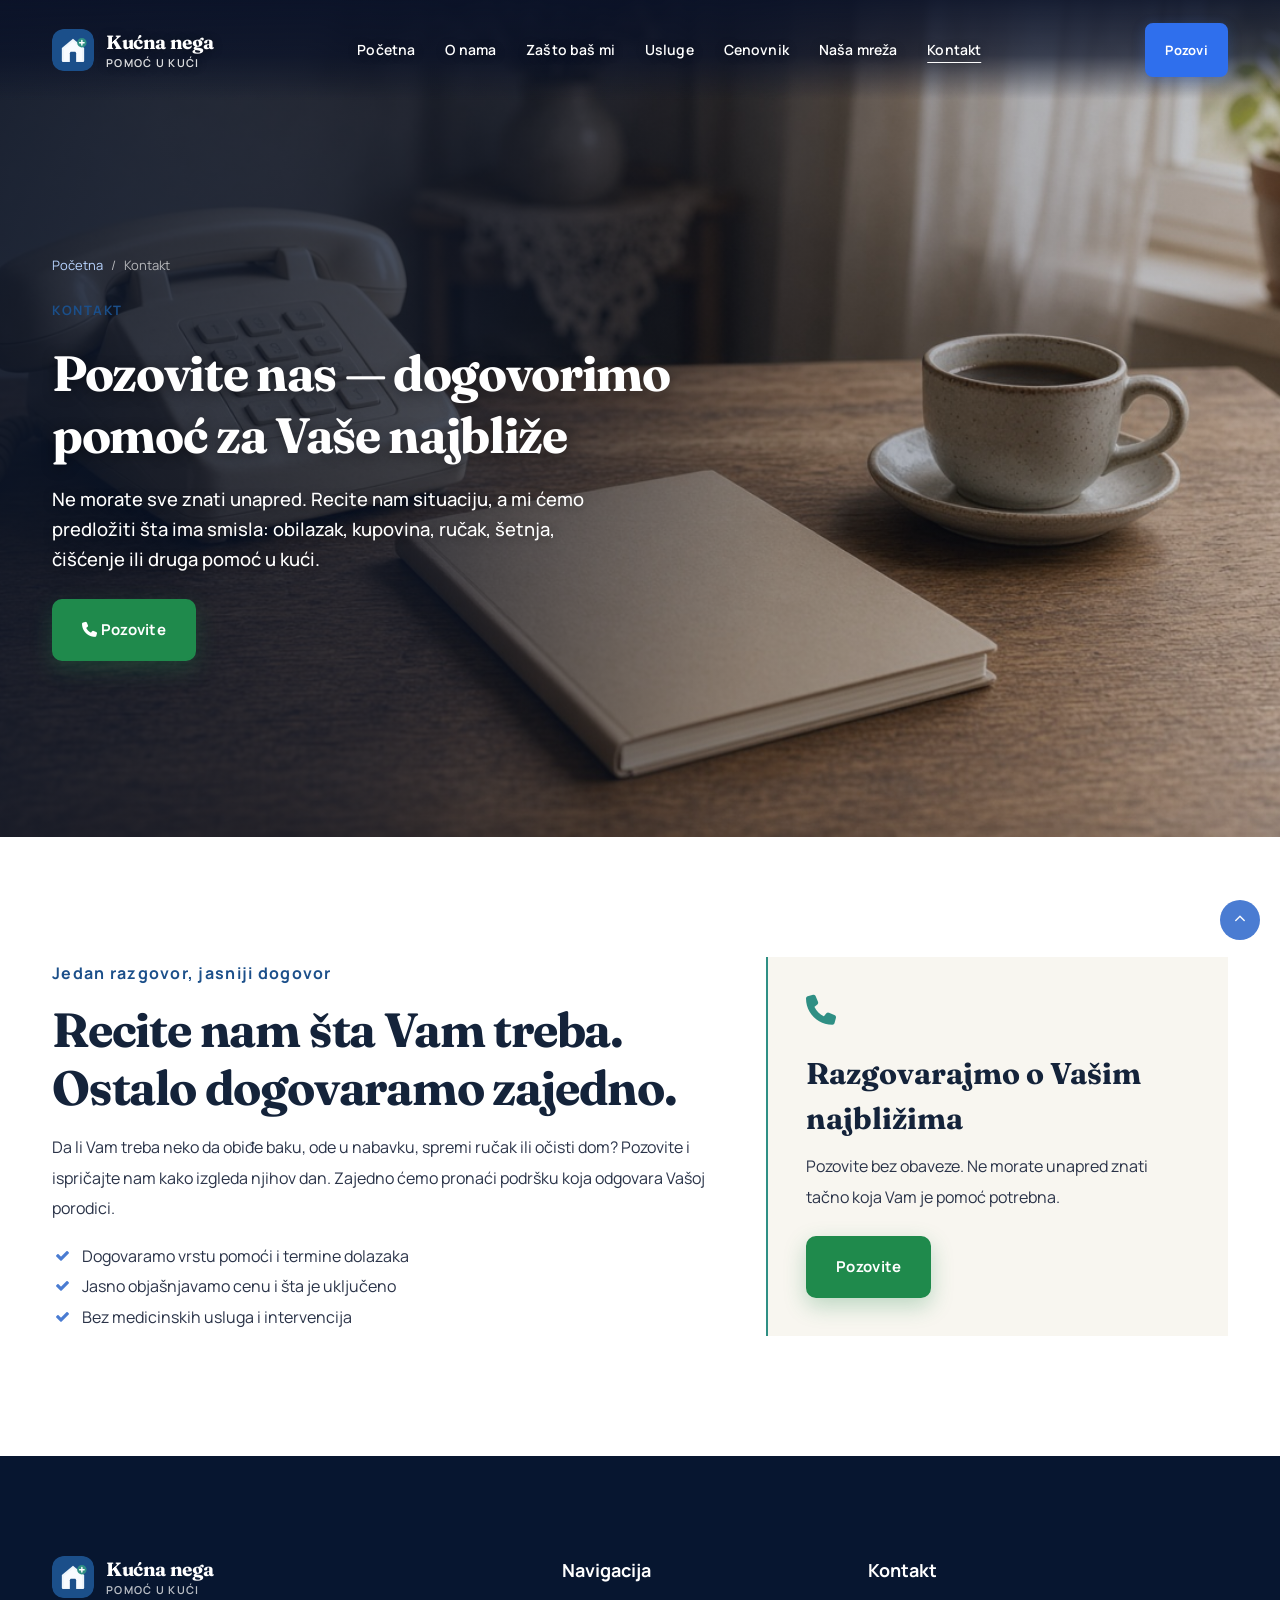
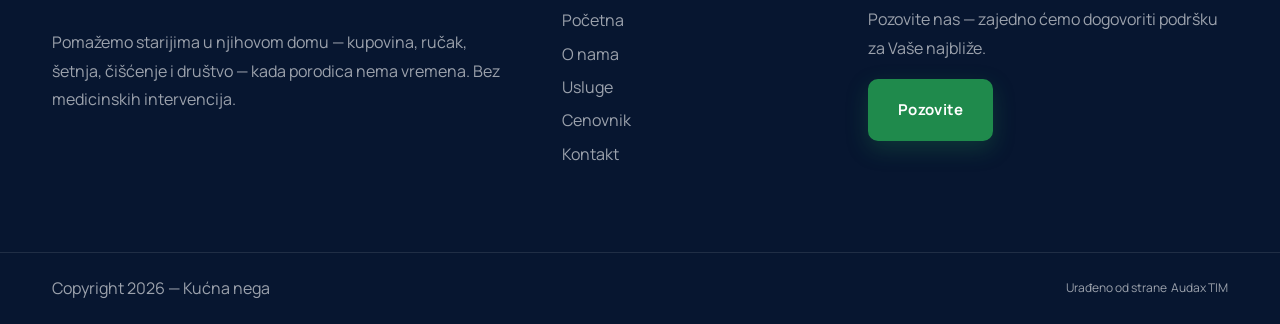
<file: contact.html>
﻿<!DOCTYPE html>
<html lang="sr">
<head>
    <title>Kontakt | Kućna nega</title>
    <link rel="icon" href="images/icon.webp" type="image/gif" sizes="16x16">
    <meta content="text/html;charset=utf-8" http-equiv="Content-Type">
    <meta content="width=device-width, initial-scale=1.0" name="viewport">
    <meta name="description" content="Kontaktirajte Kućnu negu: Dogovorite obilazak i pomoć u kući.">
    <meta name="keywords" content="kontakt kućna nega, telefon pomoć u kući, pomoć starijima Beograd kontakt">
    <meta name="robots" content="index, follow">
    <meta property="og:type" content="website">
    <meta property="og:locale" content="sr_RS">
    <meta property="og:site_name" content="Kućna nega">
    <meta property="og:title" content="Kontakt | Kućna nega">
    <meta property="og:description" content="Kontaktirajte Kućnu negu: Dogovorite obilazak i pomoć u kući.">
    <meta property="og:url" content="https://pomocstarima.com/contact">
    <meta property="og:image" content="https://pomocstarima.com/images/care/share-hero-20261104.jpg">
    <meta property="og:image:secure_url" content="https://pomocstarima.com/images/care/share-hero-20261104.jpg">
    <meta property="og:image:type" content="image/jpeg">
    <meta property="og:image:width" content="1280">
    <meta property="og:image:height" content="720">
    <meta property="og:image:alt" content="Pomoć starijima u šetnji — fotografija iz hero sekcije Kućne nege">
    <meta name="twitter:card" content="summary_large_image">
    <meta name="twitter:title" content="Kontakt | Kućna nega">
    <meta name="twitter:description" content="Kontaktirajte Kućnu negu: Dogovorite obilazak i pomoć u kući.">
    <meta name="twitter:image" content="https://pomocstarima.com/images/care/share-hero-20261104.jpg">
    <meta name="twitter:image:alt" content="Pomoć starijima u šetnji — fotografija iz hero sekcije Kućne nege">
    <link rel="canonical" href="https://pomocstarima.com/contact">
    <link href="css/bootstrap.min.css" rel="stylesheet" type="text/css" id="bootstrap">
    <link href="css/plugins.css" rel="stylesheet" type="text/css">
    <link href="css/style.css" rel="stylesheet" type="text/css">
    <link id="colors" href="css/colors/scheme-01.css" rel="stylesheet" type="text/css">
    <link rel="preconnect" href="https://fonts.googleapis.com">
    <link rel="preconnect" href="https://fonts.gstatic.com" crossorigin>
    <link href="https://fonts.googleapis.com/css2?family=Fraunces:opsz,wght@9..144,600;9..144,700&family=Manrope:wght@400;500;600;700;800&display=swap" rel="stylesheet">
    <link href="css/kucna-nega.css?v=20261104-5" rel="stylesheet" type="text/css">
    <!-- Google tag (gtag.js) -->
    <script async src="https://www.googletagmanager.com/gtag/js?id=AW-18482209563"></script>
    <script>
        window.dataLayer = window.dataLayer || [];
        function gtag(){dataLayer.push(arguments);}
        gtag('js', new Date());
        gtag('config', 'AW-18482209563');
    </script>
</head>
<body>
    <div id="wrapper">
        <a href="#" id="back-to-top"></a>
        <header class="transparent scroll-light">
            <div class="container">
                <div class="row">
                    <div class="col-md-12">
                        <div class="de-flex sm-pt10">
                            <div class="de-flex-col">
                                <div id="logo"><a href="/" class="kn-logo"><span class="kn-logo-mark" aria-hidden="true"><svg xmlns="http://www.w3.org/2000/svg" viewBox="0 0 64 64" fill="none"><rect width="64" height="64" rx="16" fill="#1B4F8A"/><path d="M32 15L49 28.8V48.2c0 1.2-1 2.2-2.2 2.2H17.2c-1.2 0-2.2-1-2.2-2.2V28.8L32 15z" fill="#EEF5FB"/><path d="M32 19.2L45.8 30.2v18.2H18.2V30.2L32 19.2z" fill="#F8FBFF"/><path d="M27.2 50.4V37c0-1.2 1-2.2 2.2-2.2h5.2c1.2 0 2.2 1 2.2 2.2v13.4" fill="#1B4F8A"/><circle cx="45.5" cy="21" r="7.2" fill="#2F8F84"/><path d="M45.5 17.6v6.8M42.1 21h6.8" stroke="#fff" stroke-width="2.2" stroke-linecap="round"/></svg></span><span class="kn-logo-text">Kućna nega<em>Pomoć u kući</em></span></a></div>
                            </div>
                            <div class="de-flex-col header-col-mid" role="navigation" aria-label="Glavna navigacija">
                                <div class="kn-menu-intro"><span>Kućna nega</span><p>Tu smo, kada zatreba.</p></div>
                                <ul id="mainmenu">
                                    <li><a class="menu-item" href="/">Početna</a></li>
                                    <li><a class="menu-item" href="/about">O nama</a></li>
                                    <li><a class="menu-item" href="/zasto">Zašto baš mi</a></li>
                                    <li><a class="menu-item" href="/services">Usluge</a></li>
                                    <li><a class="menu-item" href="/cenovnik">Cenovnik</a></li>
                                    <li><a class="menu-item" href="/mreza">Naša mreža</a></li>
                                    <li><a class="menu-item" href="/contact">Kontakt</a></li>
                                </ul>
                                <div class="kn-menu-footer"><p>Podrška Vašoj porodici,<br>u domu Vaših najbližih.</p><a href="/contact">Hajde da se upoznamo <span aria-hidden="true">↗</span></a></div>
                            </div>
                            <div class="de-flex-col">
                                <div class="menu_side_area">
                                    <a href="tel:+381603273705" class="btn-main kn-call" aria-label="Pozovite Kućnu negu na +381 60 327 3705"><span>Pozovi</span></a>
                                    <button id="menu-btn" class="kn-menu-toggle" type="button" aria-expanded="false" aria-controls="mainmenu" aria-label="Otvori meni"><span class="kn-menu-icon" aria-hidden="true"></span></button>
                                </div>
                            </div>
                        </div>
                    </div>
                </div>
            </div>
        </header>
        <div class="no-bottom no-top" id="content">
            <div id="top"></div>
            <section class="kn-page-hero kn-hero">
                <img class="kn-hero-img" src="images/care/hero-kontakt.jpg" alt="Telefon na stolu — jedan poziv i dogovorimo pomoć">
                <div class="kn-hero-overlay"></div>
                <div class="kn-hero-content">
                    <div class="container">
                        <div class="kn-panel">
                            <ul class="kn-crumb">
                                <li><a href="/">Početna</a></li>
                                <li>/</li>
                                <li>Kontakt</li>
                            </ul>
                            <p class="kn-eyebrow">Kontakt</p>
                            <h1>Pozovite nas — dogovorimo pomoć za Vaše najbliže</h1>
                            <p class="kn-lead mb-0">Ne morate sve znati unapred. Recite nam situaciju, a mi ćemo predložiti šta ima smisla: obilazak, kupovina, ručak, šetnja, čišćenje ili druga pomoć u kući.</p>
                            <div class="kn-cta-row mt-4"><a class="btn-main kn-call" href="tel:+381603273705" aria-label="Pozovite Kućnu negu na +381 60 327 3705"><span><i class="fa-solid fa-phone" aria-hidden="true"></i> Pozovite</span></a></div>
                        </div>
                    </div>
                </div>
            </section>
            <section>
                <div class="container">
                    <div class="row g-5 align-items-center">
                        <div class="col-lg-7">
                            <div class="subtitle s2 mb-3">Jedan razgovor, jasniji dogovor</div>
                            <h2>Recite nam šta Vam treba.<br>Ostalo dogovaramo zajedno.</h2>
                            <p>Da li Vam treba neko da obiđe baku, ode u nabavku, spremi ručak ili očisti dom? Pozovite i ispričajte nam kako izgleda njihov dan. Zajedno ćemo pronaći podršku koja odgovara Vašoj porodici.</p>
                            <ul class="ul-check mb-0">
                                <li>Dogovaramo vrstu pomoći i termine dolazaka</li>
                                <li>Jasno objašnjavamo cenu i šta je uključeno</li>
                                <li>Bez medicinskih usluga i intervencija</li>
                            </ul>
                        </div>
                        <div class="col-lg-5">
                            <div class="kn-contact-call">
                                <i class="fa-solid fa-phone" aria-hidden="true"></i>
                                <h3>Razgovarajmo o Vašim najbližima</h3>
                                <p>Pozovite bez obaveze. Ne morate unapred znati tačno koja Vam je pomoć potrebna.</p>
                                <a class="btn-main kn-call" href="tel:+381603273705" aria-label="Pozovite Kućnu negu na +381 60 327 3705"><span>Pozovite</span></a>
                            </div>
                        </div>
                    </div>
                </div>
            </section>
        </div>
        <footer class="section-dark">
            <div class="container">
                <div class="row gx-5">
                    <div class="col-lg-5 col-sm-6">
                        <a href="/" class="kn-logo kn-logo-footer"><span class="kn-logo-mark" aria-hidden="true"><svg xmlns="http://www.w3.org/2000/svg" viewBox="0 0 64 64" fill="none"><rect width="64" height="64" rx="16" fill="#1B4F8A"/><path d="M32 15L49 28.8V48.2c0 1.2-1 2.2-2.2 2.2H17.2c-1.2 0-2.2-1-2.2-2.2V28.8L32 15z" fill="#EEF5FB"/><path d="M32 19.2L45.8 30.2v18.2H18.2V30.2L32 19.2z" fill="#F8FBFF"/><path d="M27.2 50.4V37c0-1.2 1-2.2 2.2-2.2h5.2c1.2 0 2.2 1 2.2 2.2v13.4" fill="#1B4F8A"/><circle cx="45.5" cy="21" r="7.2" fill="#2F8F84"/><path d="M45.5 17.6v6.8M42.1 21h6.8" stroke="#fff" stroke-width="2.2" stroke-linecap="round"/></svg></span><span class="kn-logo-text">Kućna nega<em>Pomoć u kući</em></span></a>
                        <div class="spacer-20"></div>
                        <p>Pomažemo starijima u njihovom domu — kupovina, ručak, šetnja, čišćenje i društvo — kada porodica nema vremena. Bez medicinskih intervencija.</p>
                    </div>
                    <div class="col-lg-3 col-sm-6">
                        <div class="widget">
                            <h5>Navigacija</h5>
                            <ul>
                                <li><a href="/">Početna</a></li>
                                <li><a href="/about">O nama</a></li>
                                <li><a href="/services">Usluge</a></li>
                                <li><a href="/cenovnik">Cenovnik</a></li>
                                <li><a href="/contact">Kontakt</a></li>
                            </ul>
                        </div>
                    </div>
                    <div class="col-lg-4 col-sm-6">
                        <div class="widget">
                            <h5>Kontakt</h5>
                            <p class="mb-3" style="color:rgba(255,255,255,0.75)">Pozovite nas — zajedno ćemo dogovoriti podršku za Vaše najbliže.</p>
                            <a class="btn-main kn-call" href="tel:+381603273705" aria-label="Pozovite Kućnu negu na +381 60 327 3705"><span>Pozovite</span></a>
                        </div>
                    </div>
                </div>
            </div>
            <div class="subfooter">
                <div class="container">
                    <div class="row"><div class="col-md-12"><div class="de-flex"><div class="de-flex-col">Copyright 2026 — Kućna nega</div><div class="de-flex-col kn-footer-credit">Urađeno od strane <a href="https://pametnaresenja.com" target="_blank" rel="noopener noreferrer">Audax TIM</a></div></div></div></div>
                </div>
            </div>
        </footer>
    </div>
    <aside class="kn-mobile-callbar" aria-label="Pozivanje Kućne nege">
        <div class="kn-mobile-callbar-number"><span>Tu smo za Vas</span><a href="tel:+381603273705">+381 60 327 3705</a></div>
        <a class="kn-mobile-callbar-button kn-call" href="tel:+381603273705" aria-label="Pozovite Kućnu negu na +381 60 327 3705"><i class="fa-solid fa-phone" aria-hidden="true"></i> Pozovite</a>
    </aside>
    <script src="js/plugins.js"></script>
    <script src="js/designesia.js"></script>
    <script src="js/kn-mobile-menu.js?v=20261104-2"></script>
    <script src="js/kn-phone.js?v=20261106-1"></script>
</body>
</html>
</file>
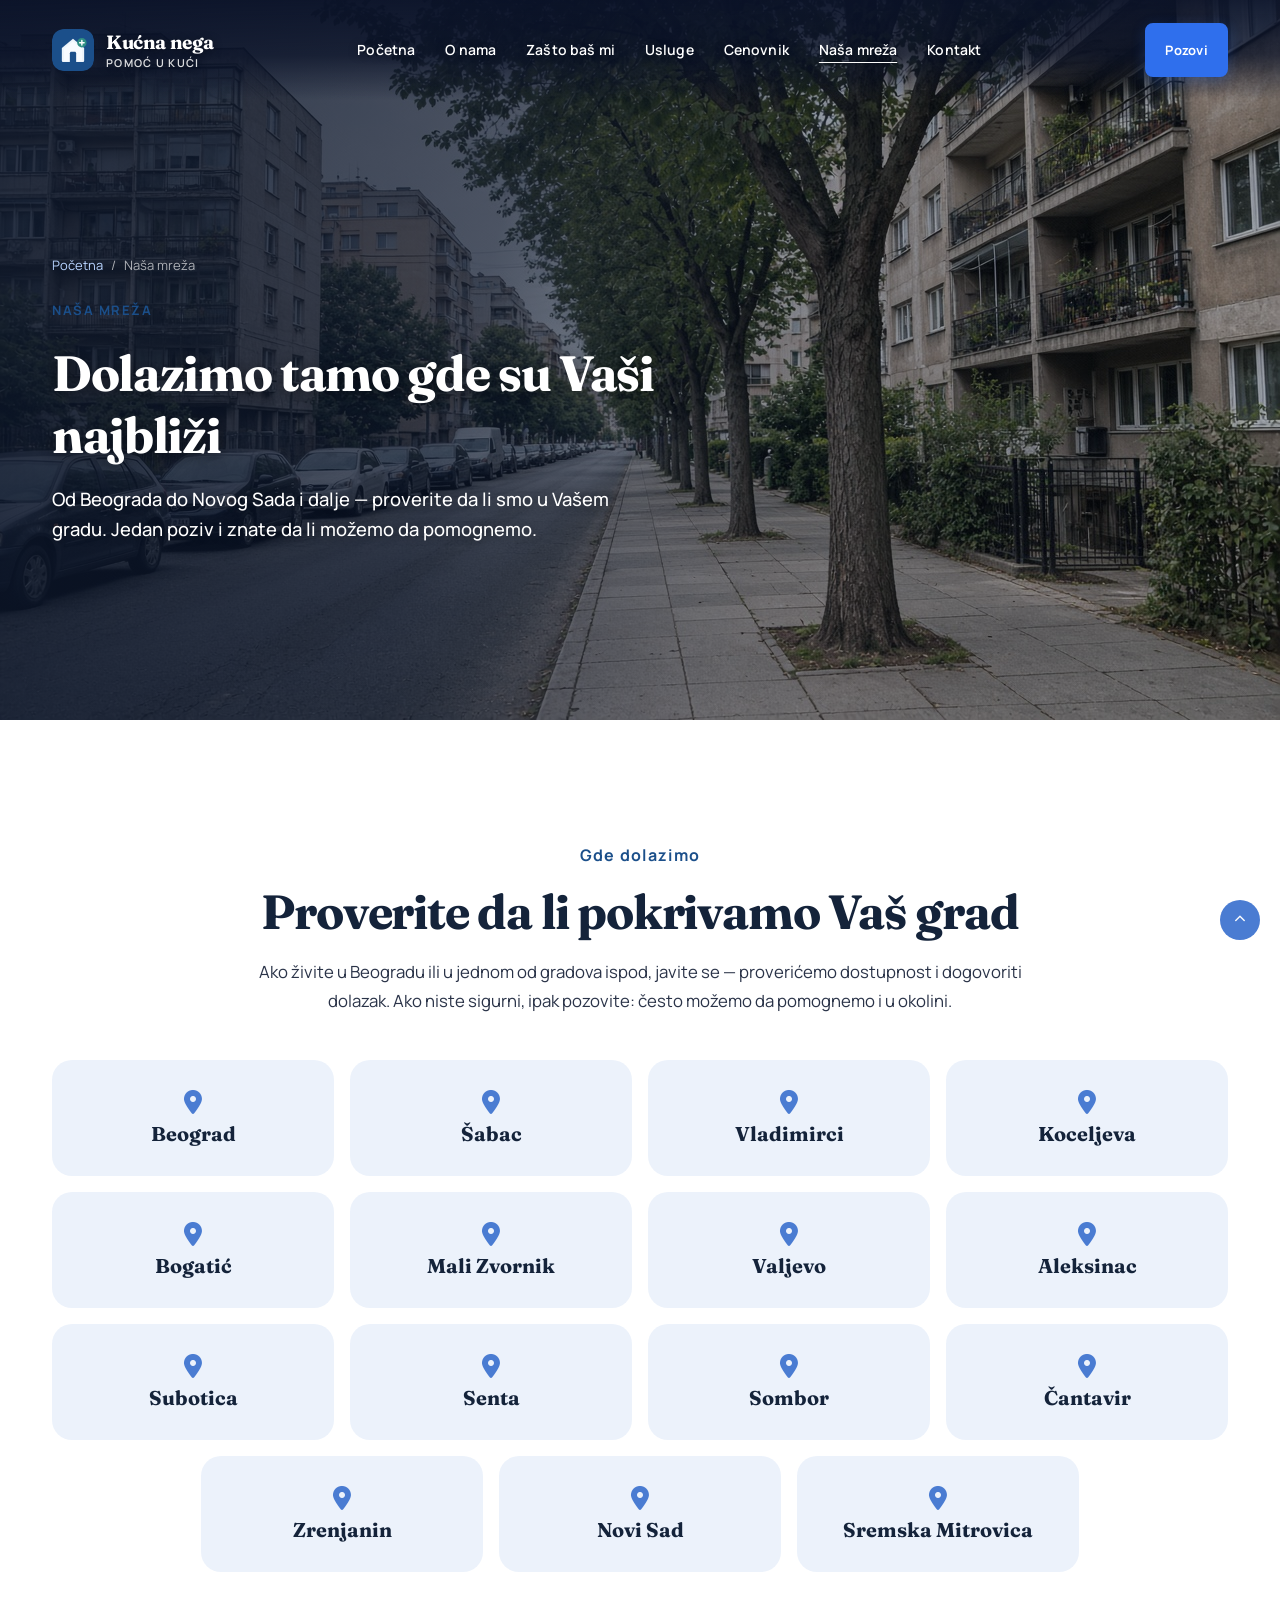
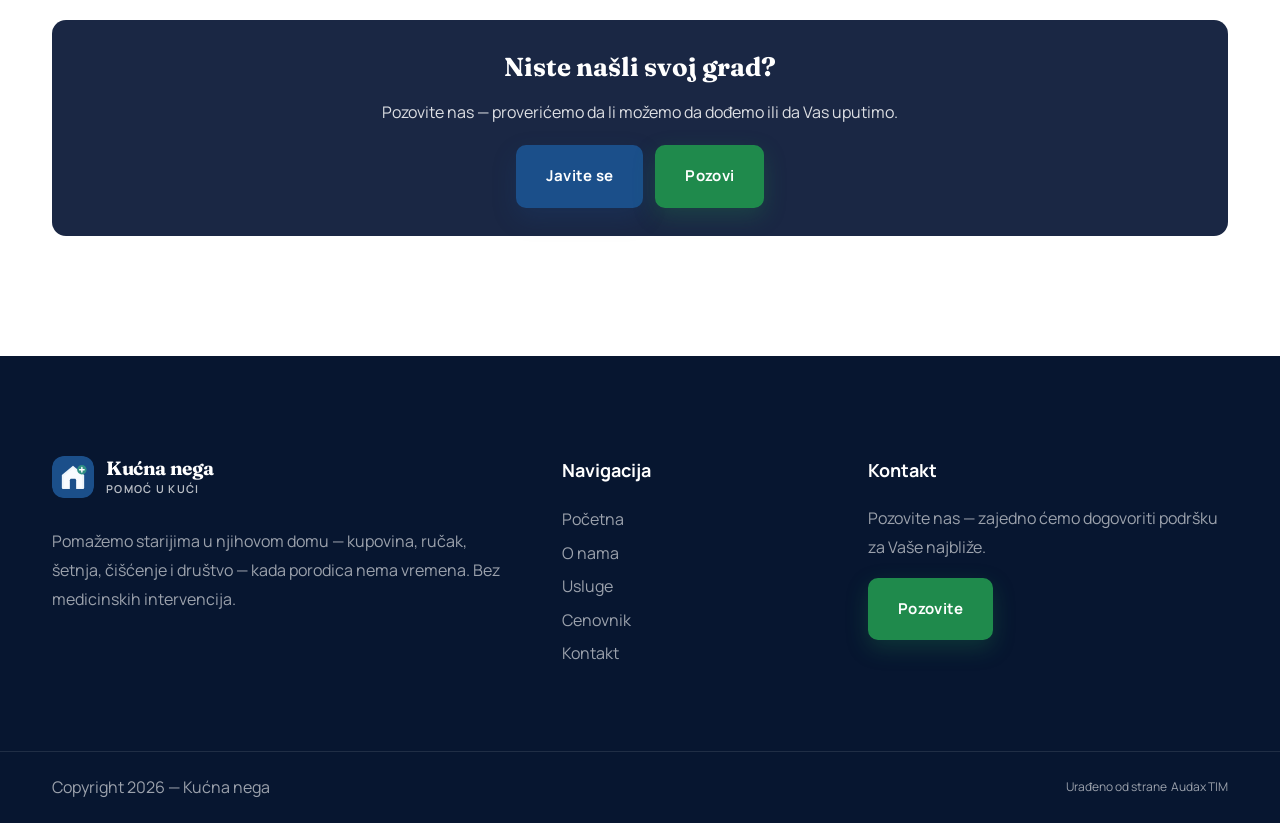
<file: mreza.html>
﻿<!DOCTYPE html>
<html lang="sr">
<head>
    <title>Naša mreža | Kućna nega – pomoć u Vašem gradu</title>
    <link rel="icon" href="images/icon.webp" type="image/gif" sizes="16x16">
    <meta content="text/html;charset=utf-8" http-equiv="Content-Type">
    <meta content="width=device-width, initial-scale=1.0" name="viewport">
    <meta name="description" content="Kućna nega i pomoć u kući. Pozovite i proverite dostupnost u Vašem gradu.">
    <meta name="keywords" content="kućna nega Beograd, pomoć u kući, obilazak starih gradovi, mreža kućne nege">
    <meta name="robots" content="index, follow">
    <meta property="og:type" content="website">
    <meta property="og:locale" content="sr_RS">
    <meta property="og:site_name" content="Kućna nega">
    <meta property="og:title" content="Naša mreža | Kućna nega – pomoć u Vašem gradu">
    <meta property="og:description" content="Kućna nega i pomoć u kući. Pozovite i proverite dostupnost u Vašem gradu.">
    <meta property="og:url" content="https://pomocstarima.com/mreza">
    <meta property="og:image" content="https://pomocstarima.com/images/care/share-hero-20261104.jpg">
    <meta property="og:image:secure_url" content="https://pomocstarima.com/images/care/share-hero-20261104.jpg">
    <meta property="og:image:type" content="image/jpeg">
    <meta property="og:image:width" content="1280">
    <meta property="og:image:height" content="720">
    <meta property="og:image:alt" content="Pomoć starijima u šetnji — fotografija iz hero sekcije Kućne nege">
    <meta name="twitter:card" content="summary_large_image">
    <meta name="twitter:title" content="Naša mreža | Kućna nega – pomoć u Vašem gradu">
    <meta name="twitter:description" content="Kućna nega i pomoć u kući. Pozovite i proverite dostupnost u Vašem gradu.">
    <meta name="twitter:image" content="https://pomocstarima.com/images/care/share-hero-20261104.jpg">
    <meta name="twitter:image:alt" content="Pomoć starijima u šetnji — fotografija iz hero sekcije Kućne nege">
    <link rel="canonical" href="https://pomocstarima.com/mreza">
    <link href="css/bootstrap.min.css" rel="stylesheet" type="text/css" id="bootstrap">
    <link href="css/plugins.css" rel="stylesheet" type="text/css">
    <link href="css/style.css" rel="stylesheet" type="text/css">
    <link id="colors" href="css/colors/scheme-01.css" rel="stylesheet" type="text/css">
    <link rel="preconnect" href="https://fonts.googleapis.com">
    <link rel="preconnect" href="https://fonts.gstatic.com" crossorigin>
    <link href="https://fonts.googleapis.com/css2?family=Fraunces:opsz,wght@9..144,600;9..144,700&family=Manrope:wght@400;500;600;700;800&display=swap" rel="stylesheet">
    <link href="css/kucna-nega.css?v=20261104-5" rel="stylesheet" type="text/css">
    <!-- Google tag (gtag.js) -->
    <script async src="https://www.googletagmanager.com/gtag/js?id=AW-18482209563"></script>
    <script>
        window.dataLayer = window.dataLayer || [];
        function gtag(){dataLayer.push(arguments);}
        gtag('js', new Date());
        gtag('config', 'AW-18482209563');
    </script>
</head>
<body>
    <div id="wrapper">
        <a href="#" id="back-to-top"></a>
        <header class="transparent scroll-light">
            <div class="container">
                <div class="row">
                    <div class="col-md-12">
                        <div class="de-flex sm-pt10">
                            <div class="de-flex-col">
                                <div id="logo"><a href="/" class="kn-logo"><span class="kn-logo-mark" aria-hidden="true"><svg xmlns="http://www.w3.org/2000/svg" viewBox="0 0 64 64" fill="none"><rect width="64" height="64" rx="16" fill="#1B4F8A"/><path d="M32 15L49 28.8V48.2c0 1.2-1 2.2-2.2 2.2H17.2c-1.2 0-2.2-1-2.2-2.2V28.8L32 15z" fill="#EEF5FB"/><path d="M32 19.2L45.8 30.2v18.2H18.2V30.2L32 19.2z" fill="#F8FBFF"/><path d="M27.2 50.4V37c0-1.2 1-2.2 2.2-2.2h5.2c1.2 0 2.2 1 2.2 2.2v13.4" fill="#1B4F8A"/><circle cx="45.5" cy="21" r="7.2" fill="#2F8F84"/><path d="M45.5 17.6v6.8M42.1 21h6.8" stroke="#fff" stroke-width="2.2" stroke-linecap="round"/></svg></span><span class="kn-logo-text">Kućna nega<em>Pomoć u kući</em></span></a></div>
                            </div>
                            <div class="de-flex-col header-col-mid" role="navigation" aria-label="Glavna navigacija">
                                <div class="kn-menu-intro"><span>Kućna nega</span><p>Tu smo, kada zatreba.</p></div>
                                <ul id="mainmenu">
                                    <li><a class="menu-item" href="/">Početna</a></li>
                                    <li><a class="menu-item" href="/about">O nama</a></li>
                                    <li><a class="menu-item" href="/zasto">Zašto baš mi</a></li>
                                    <li><a class="menu-item" href="/services">Usluge</a></li>
                                    <li><a class="menu-item" href="/cenovnik">Cenovnik</a></li>
                                    <li><a class="menu-item" href="/mreza">Naša mreža</a></li>
                                    <li><a class="menu-item" href="/contact">Kontakt</a></li>
                                </ul>
                                <div class="kn-menu-footer"><p>Podrška Vašoj porodici,<br>u domu Vaših najbližih.</p><a href="/contact">Hajde da se upoznamo <span aria-hidden="true">↗</span></a></div>
                            </div>
                            <div class="de-flex-col">
                                <div class="menu_side_area">
                                    <a href="tel:+381603273705" class="btn-main kn-call" aria-label="Pozovite Kućnu negu na +381 60 327 3705"><span>Pozovi</span></a>
                                    <button id="menu-btn" class="kn-menu-toggle" type="button" aria-expanded="false" aria-controls="mainmenu" aria-label="Otvori meni"><span class="kn-menu-icon" aria-hidden="true"></span></button>
                                </div>
                            </div>
                        </div>
                    </div>
                </div>
            </div>
        </header>
        <div class="no-bottom no-top" id="content">
            <div id="top"></div>
            <section class="kn-page-hero kn-hero">
                <img class="kn-hero-img" src="images/care/hero-mreza.jpg" alt="Stambena ulica — dolazimo tamo gde žive Vaši najbliži">
                <div class="kn-hero-overlay"></div>
                <div class="kn-hero-content">
                    <div class="container">
                        <div class="kn-panel">
                            <ul class="kn-crumb">
                                <li><a href="/">Početna</a></li>
                                <li>/</li>
                                <li>Naša mreža</li>
                            </ul>
                            <p class="kn-eyebrow">Naša mreža</p>
                            <h1>Dolazimo tamo gde su Vaši najbliži</h1>
                            <p class="kn-lead mb-0">Od Beograda do Novog Sada i dalje — proverite da li smo u Vašem gradu. Jedan poziv i znate da li možemo da pomognemo.</p>
                        </div>
                    </div>
                </div>
            </section>
            <section>
                <div class="container">
                    <div class="row justify-content-center mb-4">
                        <div class="col-lg-8 text-center">
                            <div class="subtitle s2 mb-3">Gde dolazimo</div>
                            <h2>Proverite da li pokrivamo Vaš grad</h2>
                            <div class="kn-seo-block">
                                <p>Ako živite u Beogradu ili u jednom od gradova ispod, javite se — proverićemo dostupnost i dogovoriti dolazak. Ako niste sigurni, ipak pozovite: često možemo da pomognemo i u okolini.</p>
                            </div>
                        </div>
                    </div>
                    <div class="row g-3 justify-content-center">
                        <div class="col-6 col-md-4 col-lg-3">
                            <div class="bg-color-op-1 p-30 rounded-1 text-center h-100">
                                <i class="fa-solid fa-location-dot id-color fs-24 mb-2"></i>
                                <h3 class="h5 mb-0">Beograd</h3>
                            </div>
                        </div>
                        <div class="col-6 col-md-4 col-lg-3">
                            <div class="bg-color-op-1 p-30 rounded-1 text-center h-100">
                                <i class="fa-solid fa-location-dot id-color fs-24 mb-2"></i>
                                <h3 class="h5 mb-0">Šabac</h3>
                            </div>
                        </div>
                        <div class="col-6 col-md-4 col-lg-3">
                            <div class="bg-color-op-1 p-30 rounded-1 text-center h-100">
                                <i class="fa-solid fa-location-dot id-color fs-24 mb-2"></i>
                                <h3 class="h5 mb-0">Vladimirci</h3>
                            </div>
                        </div>
                        <div class="col-6 col-md-4 col-lg-3">
                            <div class="bg-color-op-1 p-30 rounded-1 text-center h-100">
                                <i class="fa-solid fa-location-dot id-color fs-24 mb-2"></i>
                                <h3 class="h5 mb-0">Koceljeva</h3>
                            </div>
                        </div>
                        <div class="col-6 col-md-4 col-lg-3">
                            <div class="bg-color-op-1 p-30 rounded-1 text-center h-100">
                                <i class="fa-solid fa-location-dot id-color fs-24 mb-2"></i>
                                <h3 class="h5 mb-0">Bogatić</h3>
                            </div>
                        </div>
                        <div class="col-6 col-md-4 col-lg-3">
                            <div class="bg-color-op-1 p-30 rounded-1 text-center h-100">
                                <i class="fa-solid fa-location-dot id-color fs-24 mb-2"></i>
                                <h3 class="h5 mb-0">Mali Zvornik</h3>
                            </div>
                        </div>
                        <div class="col-6 col-md-4 col-lg-3">
                            <div class="bg-color-op-1 p-30 rounded-1 text-center h-100">
                                <i class="fa-solid fa-location-dot id-color fs-24 mb-2"></i>
                                <h3 class="h5 mb-0">Valjevo</h3>
                            </div>
                        </div>
                        <div class="col-6 col-md-4 col-lg-3">
                            <div class="bg-color-op-1 p-30 rounded-1 text-center h-100">
                                <i class="fa-solid fa-location-dot id-color fs-24 mb-2"></i>
                                <h3 class="h5 mb-0">Aleksinac</h3>
                            </div>
                        </div>
                        <div class="col-6 col-md-4 col-lg-3">
                            <div class="bg-color-op-1 p-30 rounded-1 text-center h-100">
                                <i class="fa-solid fa-location-dot id-color fs-24 mb-2"></i>
                                <h3 class="h5 mb-0">Subotica</h3>
                            </div>
                        </div>
                        <div class="col-6 col-md-4 col-lg-3">
                            <div class="bg-color-op-1 p-30 rounded-1 text-center h-100">
                                <i class="fa-solid fa-location-dot id-color fs-24 mb-2"></i>
                                <h3 class="h5 mb-0">Senta</h3>
                            </div>
                        </div>
                        <div class="col-6 col-md-4 col-lg-3">
                            <div class="bg-color-op-1 p-30 rounded-1 text-center h-100">
                                <i class="fa-solid fa-location-dot id-color fs-24 mb-2"></i>
                                <h3 class="h5 mb-0">Sombor</h3>
                            </div>
                        </div>
                        <div class="col-6 col-md-4 col-lg-3">
                            <div class="bg-color-op-1 p-30 rounded-1 text-center h-100">
                                <i class="fa-solid fa-location-dot id-color fs-24 mb-2"></i>
                                <h3 class="h5 mb-0">Čantavir</h3>
                            </div>
                        </div>
                        <div class="col-6 col-md-4 col-lg-3">
                            <div class="bg-color-op-1 p-30 rounded-1 text-center h-100">
                                <i class="fa-solid fa-location-dot id-color fs-24 mb-2"></i>
                                <h3 class="h5 mb-0">Zrenjanin</h3>
                            </div>
                        </div>
                        <div class="col-6 col-md-4 col-lg-3">
                            <div class="bg-color-op-1 p-30 rounded-1 text-center h-100">
                                <i class="fa-solid fa-location-dot id-color fs-24 mb-2"></i>
                                <h3 class="h5 mb-0">Novi Sad</h3>
                            </div>
                        </div>
                        <div class="col-6 col-md-4 col-lg-3">
                            <div class="bg-color-op-1 p-30 rounded-1 text-center h-100">
                                <i class="fa-solid fa-location-dot id-color fs-24 mb-2"></i>
                                <h3 class="h5 mb-0">Sremska Mitrovica</h3>
                            </div>
                        </div>
                    </div>
                    <div class="kn-callout text-center mt-5">
                        <h3>Niste našli svoj grad?</h3>
                        <p>Pozovite nas — proverićemo da li možemo da dođemo ili da Vas uputimo.</p>
                        <div class="kn-cta-row" style="justify-content:center">
                            <a class="btn-main" href="/contact"><span>Javite se</span></a>
                            <a class="btn-main kn-call" href="tel:+381603273705" aria-label="Pozovite Kućnu negu na +381 60 327 3705"><span>Pozovi</span></a>
                        </div>
                    </div>
                </div>
            </section>
        </div>
        <footer class="section-dark">
            <div class="container">
                <div class="row gx-5">
                    <div class="col-lg-5 col-sm-6">
                        <a href="/" class="kn-logo kn-logo-footer"><span class="kn-logo-mark" aria-hidden="true"><svg xmlns="http://www.w3.org/2000/svg" viewBox="0 0 64 64" fill="none"><rect width="64" height="64" rx="16" fill="#1B4F8A"/><path d="M32 15L49 28.8V48.2c0 1.2-1 2.2-2.2 2.2H17.2c-1.2 0-2.2-1-2.2-2.2V28.8L32 15z" fill="#EEF5FB"/><path d="M32 19.2L45.8 30.2v18.2H18.2V30.2L32 19.2z" fill="#F8FBFF"/><path d="M27.2 50.4V37c0-1.2 1-2.2 2.2-2.2h5.2c1.2 0 2.2 1 2.2 2.2v13.4" fill="#1B4F8A"/><circle cx="45.5" cy="21" r="7.2" fill="#2F8F84"/><path d="M45.5 17.6v6.8M42.1 21h6.8" stroke="#fff" stroke-width="2.2" stroke-linecap="round"/></svg></span><span class="kn-logo-text">Kućna nega<em>Pomoć u kući</em></span></a>
                        <div class="spacer-20"></div>
                        <p>Pomažemo starijima u njihovom domu — kupovina, ručak, šetnja, čišćenje i društvo — kada porodica nema vremena. Bez medicinskih intervencija.</p>
                    </div>
                    <div class="col-lg-3 col-sm-6">
                        <div class="widget">
                            <h5>Navigacija</h5>
                            <ul>
                                <li><a href="/">Početna</a></li>
                                <li><a href="/about">O nama</a></li>
                                <li><a href="/services">Usluge</a></li>
                                <li><a href="/cenovnik">Cenovnik</a></li>
                                <li><a href="/contact">Kontakt</a></li>
                            </ul>
                        </div>
                    </div>
                    <div class="col-lg-4 col-sm-6">
                        <div class="widget">
                            <h5>Kontakt</h5>
                            <p class="mb-3" style="color:rgba(255,255,255,0.75)">Pozovite nas — zajedno ćemo dogovoriti podršku za Vaše najbliže.</p>
                            <a class="btn-main kn-call" href="tel:+381603273705" aria-label="Pozovite Kućnu negu na +381 60 327 3705"><span>Pozovite</span></a>
                        </div>
                    </div>
                </div>
            </div>
            <div class="subfooter">
                <div class="container">
                    <div class="row"><div class="col-md-12"><div class="de-flex"><div class="de-flex-col">Copyright 2026 — Kućna nega</div><div class="de-flex-col kn-footer-credit">Urađeno od strane <a href="https://pametnaresenja.com" target="_blank" rel="noopener noreferrer">Audax TIM</a></div></div></div></div>
                </div>
            </div>
        </footer>
    </div>
    <aside class="kn-mobile-callbar" aria-label="Pozivanje Kućne nege">
        <div class="kn-mobile-callbar-number"><span>Tu smo za Vas</span><a href="tel:+381603273705">+381 60 327 3705</a></div>
        <a class="kn-mobile-callbar-button kn-call" href="tel:+381603273705" aria-label="Pozovite Kućnu negu na +381 60 327 3705"><i class="fa-solid fa-phone" aria-hidden="true"></i> Pozovite</a>
    </aside>
    <script src="js/plugins.js"></script>
    <script src="js/designesia.js"></script>
    <script src="js/kn-mobile-menu.js?v=20261104-2"></script>
    <script src="js/kn-phone.js?v=20261106-1"></script>
</body>
</html>
</file>
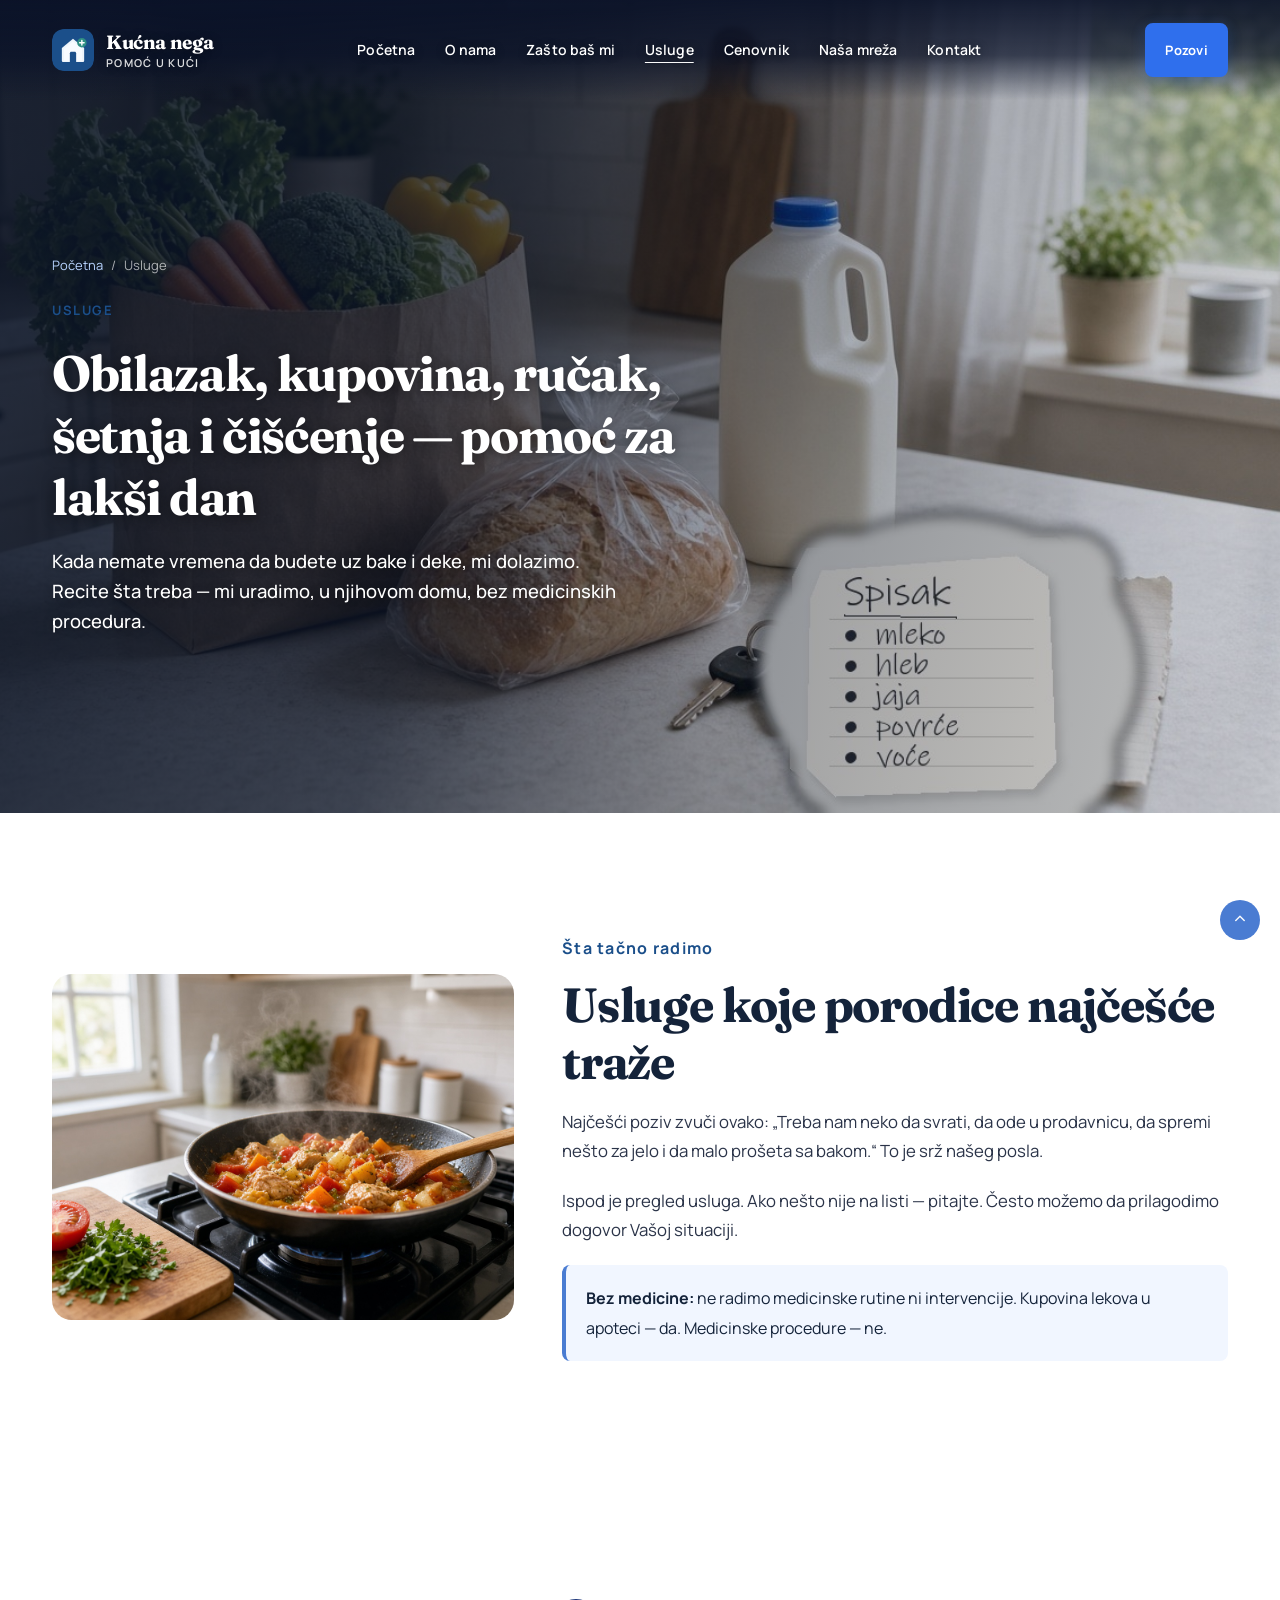
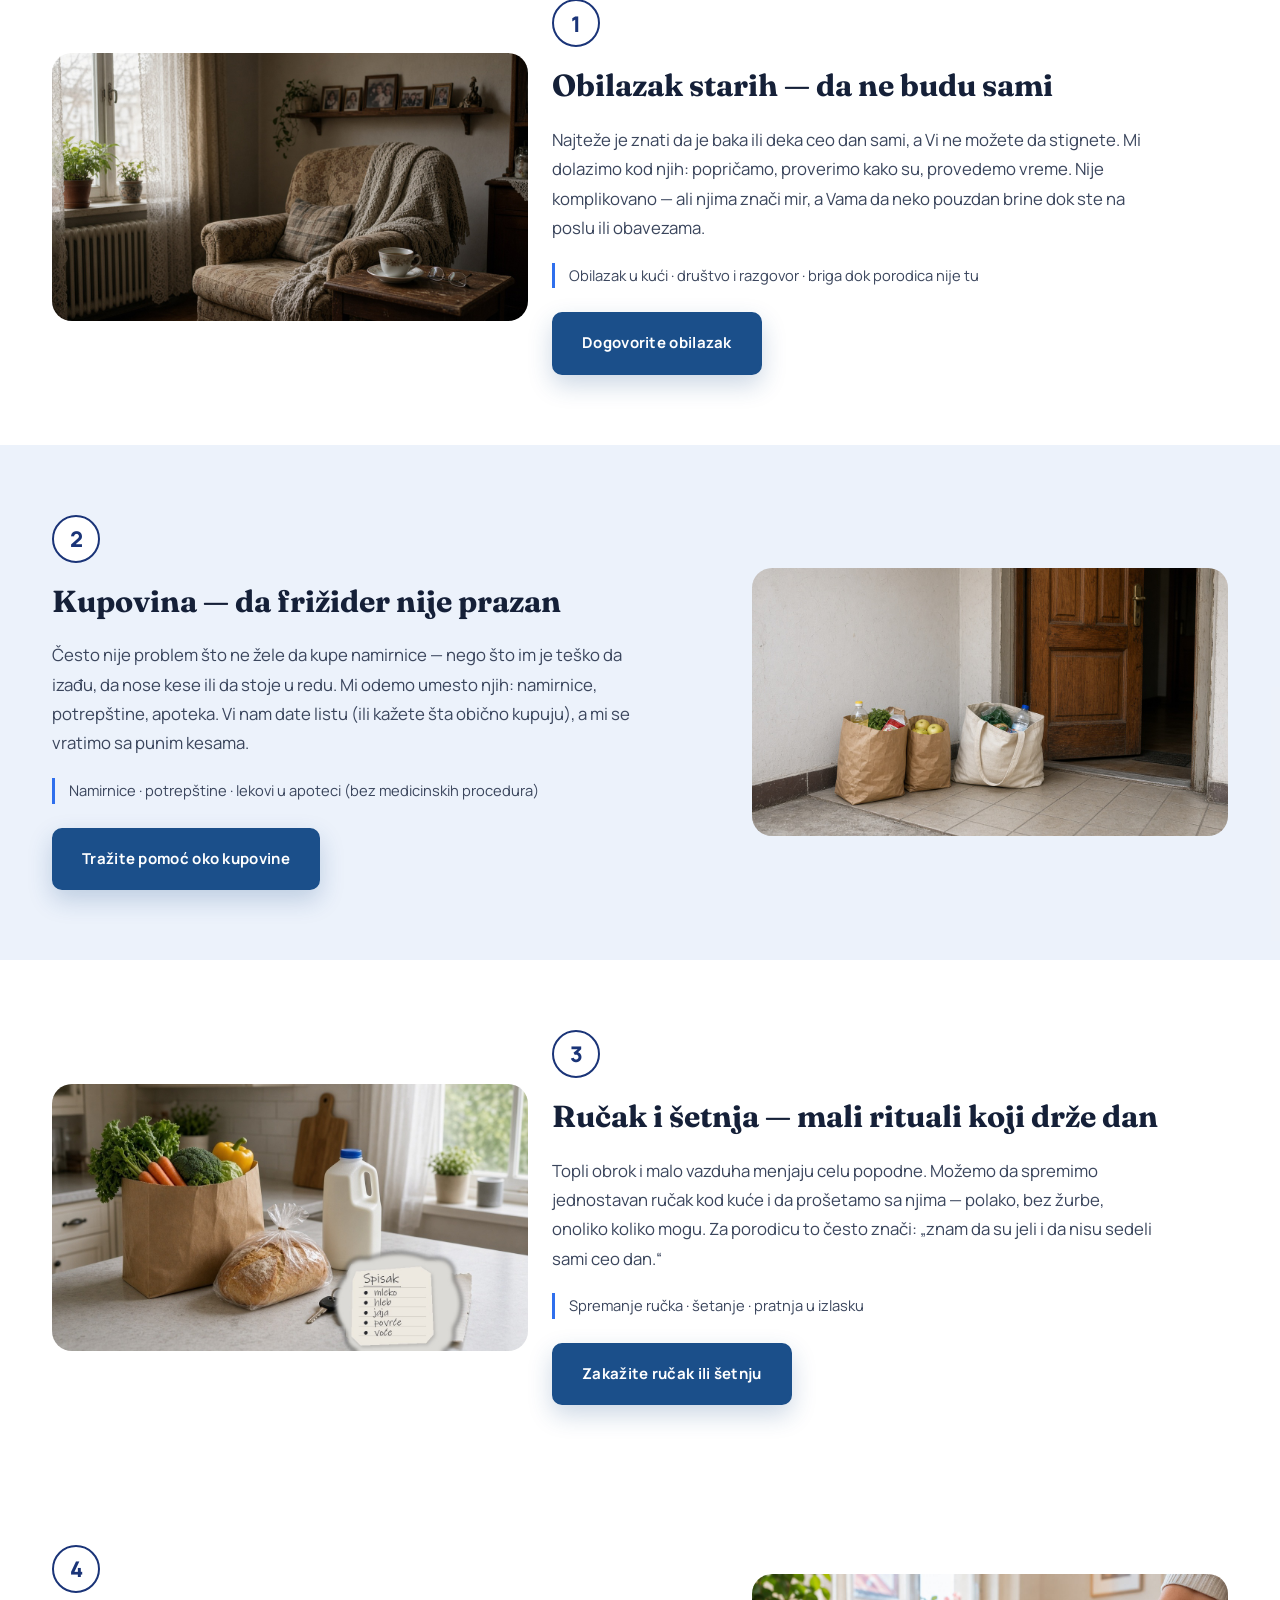
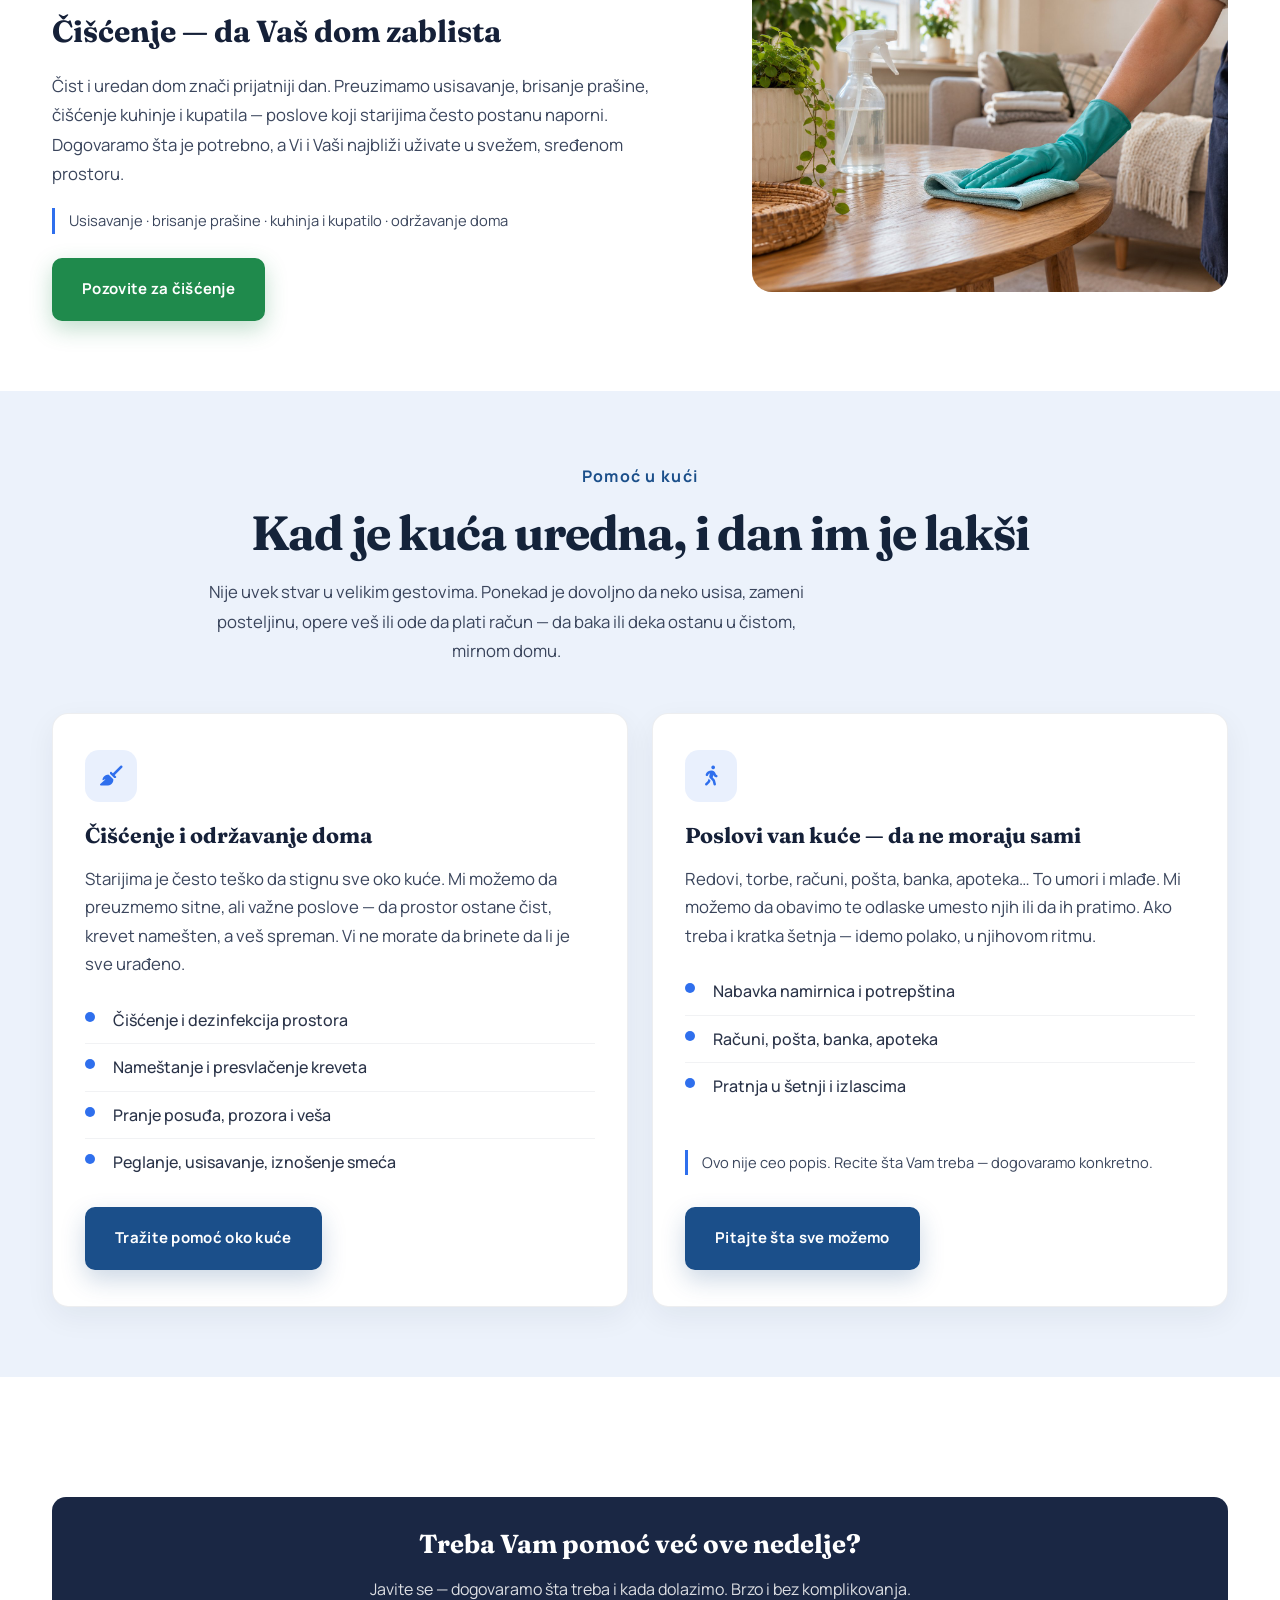
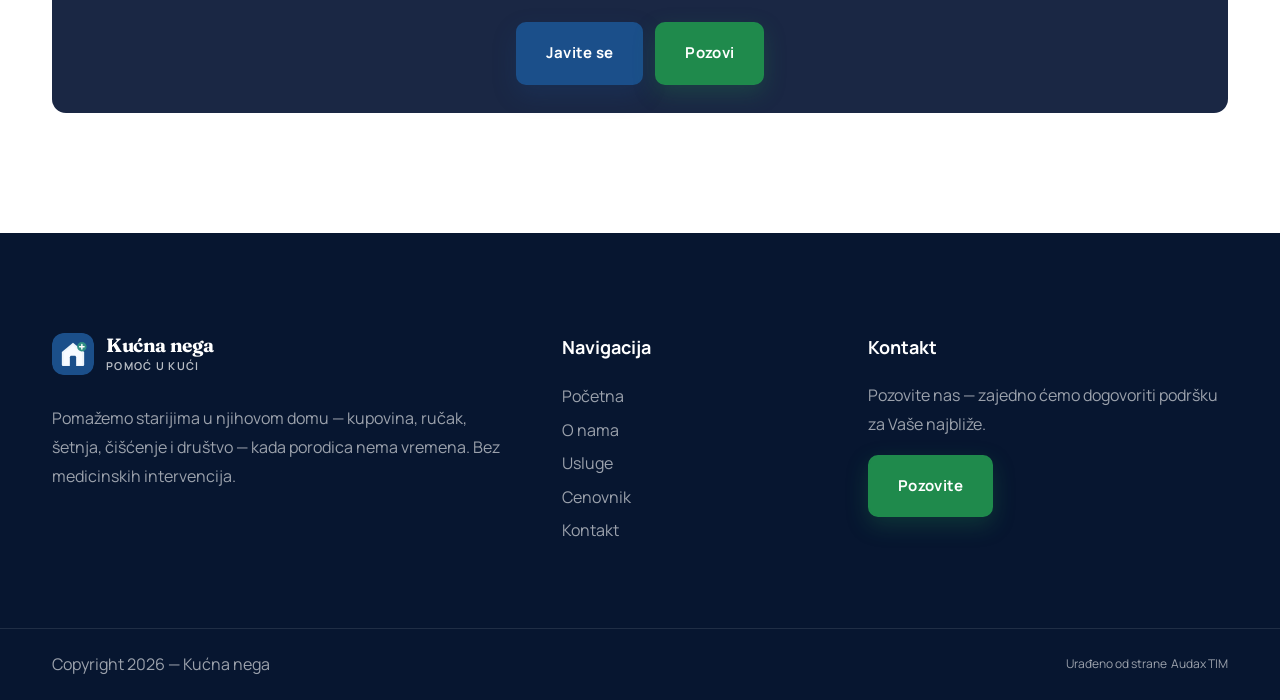
<file: services.html>
﻿<!DOCTYPE html>
<html lang="sr">
<head>
    <title>Usluge | Kućna nega – obilazak, kupovina, ručak, šetnja i čišćenje</title>
    <link rel="icon" href="images/icon.webp" type="image/gif" sizes="16x16">
    <meta content="text/html;charset=utf-8" http-equiv="Content-Type">
    <meta content="width=device-width, initial-scale=1.0" name="viewport">
    <meta name="description" content="Usluge kućne nege: obilazak starih, kupovina namirnica i lekova, spremanje ručka, šetnja, čišćenje i pomoć u kući. Bez medicinskih intervencija. Pozovite nas za dogovor.">
    <meta name="keywords" content="usluge kućne nege, obilazak starih, kupovina namirnica, spremanje ručka, šetanje starijih, pomoć u kući">
    <meta name="robots" content="index, follow">
    <meta property="og:type" content="website">
    <meta property="og:locale" content="sr_RS">
    <meta property="og:site_name" content="Kućna nega">
    <meta property="og:title" content="Usluge | Kućna nega – obilazak, kupovina, ručak, šetnja i čišćenje">
    <meta property="og:description" content="Usluge kućne nege: obilazak starih, kupovina namirnica i lekova, spremanje ručka, šetnja, čišćenje i pomoć u kući. Bez medicinskih intervencija. Pozovite nas za dogovor.">
    <meta property="og:url" content="https://pomocstarima.com/services">
    <meta property="og:image" content="https://pomocstarima.com/images/care/share-hero-20261104.jpg">
    <meta property="og:image:secure_url" content="https://pomocstarima.com/images/care/share-hero-20261104.jpg">
    <meta property="og:image:type" content="image/jpeg">
    <meta property="og:image:width" content="1280">
    <meta property="og:image:height" content="720">
    <meta property="og:image:alt" content="Pomoć starijima u šetnji — fotografija iz hero sekcije Kućne nege">
    <meta name="twitter:card" content="summary_large_image">
    <meta name="twitter:title" content="Usluge | Kućna nega – obilazak, kupovina, ručak, šetnja i čišćenje">
    <meta name="twitter:description" content="Usluge kućne nege: obilazak starih, kupovina namirnica i lekova, spremanje ručka, šetnja, čišćenje i pomoć u kući. Bez medicinskih intervencija. Pozovite nas za dogovor.">
    <meta name="twitter:image" content="https://pomocstarima.com/images/care/share-hero-20261104.jpg">
    <meta name="twitter:image:alt" content="Pomoć starijima u šetnji — fotografija iz hero sekcije Kućne nege">
    <link rel="canonical" href="https://pomocstarima.com/services">
    <link href="css/bootstrap.min.css" rel="stylesheet" type="text/css" id="bootstrap">
    <link href="css/plugins.css" rel="stylesheet" type="text/css">
    <link href="css/style.css" rel="stylesheet" type="text/css">
    <link id="colors" href="css/colors/scheme-01.css" rel="stylesheet" type="text/css">
    <link rel="preconnect" href="https://fonts.googleapis.com">
    <link rel="preconnect" href="https://fonts.gstatic.com" crossorigin>
    <link href="https://fonts.googleapis.com/css2?family=Fraunces:opsz,wght@9..144,600;9..144,700&family=Manrope:wght@400;500;600;700;800&display=swap" rel="stylesheet">
    <link href="css/kucna-nega.css?v=20261104-5" rel="stylesheet" type="text/css">
    <!-- Google tag (gtag.js) -->
    <script async src="https://www.googletagmanager.com/gtag/js?id=AW-18482209563"></script>
    <script>
        window.dataLayer = window.dataLayer || [];
        function gtag(){dataLayer.push(arguments);}
        gtag('js', new Date());
        gtag('config', 'AW-18482209563');
    </script>
</head>
<body>
    <div id="wrapper">
        <a href="#" id="back-to-top"></a>
        <header class="transparent scroll-light">
            <div class="container">
                <div class="row">
                    <div class="col-md-12">
                        <div class="de-flex sm-pt10">
                            <div class="de-flex-col">
                                <div id="logo"><a href="/" class="kn-logo"><span class="kn-logo-mark" aria-hidden="true"><svg xmlns="http://www.w3.org/2000/svg" viewBox="0 0 64 64" fill="none"><rect width="64" height="64" rx="16" fill="#1B4F8A"/><path d="M32 15L49 28.8V48.2c0 1.2-1 2.2-2.2 2.2H17.2c-1.2 0-2.2-1-2.2-2.2V28.8L32 15z" fill="#EEF5FB"/><path d="M32 19.2L45.8 30.2v18.2H18.2V30.2L32 19.2z" fill="#F8FBFF"/><path d="M27.2 50.4V37c0-1.2 1-2.2 2.2-2.2h5.2c1.2 0 2.2 1 2.2 2.2v13.4" fill="#1B4F8A"/><circle cx="45.5" cy="21" r="7.2" fill="#2F8F84"/><path d="M45.5 17.6v6.8M42.1 21h6.8" stroke="#fff" stroke-width="2.2" stroke-linecap="round"/></svg></span><span class="kn-logo-text">Kućna nega<em>Pomoć u kući</em></span></a></div>
                            </div>
                            <div class="de-flex-col header-col-mid" role="navigation" aria-label="Glavna navigacija">
                                <div class="kn-menu-intro"><span>Kućna nega</span><p>Tu smo, kada zatreba.</p></div>
                                <ul id="mainmenu">
                                    <li><a class="menu-item" href="/">Početna</a></li>
                                    <li><a class="menu-item" href="/about">O nama</a></li>
                                    <li><a class="menu-item" href="/zasto">Zašto baš mi</a></li>
                                    <li><a class="menu-item" href="/services">Usluge</a></li>
                                    <li><a class="menu-item" href="/cenovnik">Cenovnik</a></li>
                                    <li><a class="menu-item" href="/mreza">Naša mreža</a></li>
                                    <li><a class="menu-item" href="/contact">Kontakt</a></li>
                                </ul>
                                <div class="kn-menu-footer"><p>Podrška Vašoj porodici,<br>u domu Vaših najbližih.</p><a href="/contact">Hajde da se upoznamo <span aria-hidden="true">↗</span></a></div>
                            </div>
                            <div class="de-flex-col">
                                <div class="menu_side_area">
                                    <a href="tel:+381603273705" class="btn-main kn-call" aria-label="Pozovite Kućnu negu na +381 60 327 3705"><span>Pozovi</span></a>
                                    <button id="menu-btn" class="kn-menu-toggle" type="button" aria-expanded="false" aria-controls="mainmenu" aria-label="Otvori meni"><span class="kn-menu-icon" aria-hidden="true"></span></button>
                                </div>
                            </div>
                        </div>
                    </div>
                </div>
            </div>
        </header>
        <div class="no-bottom no-top" id="content">
            <div id="top"></div>
            <section class="kn-page-hero kn-hero">
                <img class="kn-hero-img" src="images/care/hero-services.jpg" alt="Namirnice i kesa na kuhinjskom stolu — pomoć u kući">
                <div class="kn-hero-overlay"></div>
                <div class="kn-hero-content">
                    <div class="container">
                        <div class="kn-panel">
                            <ul class="kn-crumb">
                                <li><a href="/">Početna</a></li>
                                <li>/</li>
                                <li>Usluge</li>
                            </ul>
                            <p class="kn-eyebrow">Usluge</p>
                            <h1>Obilazak, kupovina, ručak, šetnja i čišćenje — pomoć za lakši dan</h1>
                            <p class="kn-lead mb-0">Kada nemate vremena da budete uz bake i deke, mi dolazimo. Recite šta treba — mi uradimo, u njihovom domu, bez medicinskih procedura.</p>
                        </div>
                    </div>
                </div>
            </section>
            <section>
                <div class="container">
                    <div class="row g-5 align-items-center mb-5">
                        <div class="col-lg-5">
                            <img src="images/care/lunch.jpg" class="w-100 rounded-1 kn-photo" alt="Ručak se kuva na šporetu — tiganj i sveži sastojci">
                        </div>
                        <div class="col-lg-7">
                            <div class="subtitle s2 mb-3">Šta tačno radimo</div>
                            <h2>Usluge koje porodice najčešće traže</h2>
                            <div class="kn-seo-block">
                                <p>Najčešći poziv zvuči ovako: „Treba nam neko da svrati, da ode u prodavnicu, da spremi nešto za jelo i da malo prošeta sa bakom.“ To je srž našeg posla.</p>
                                <p>Ispod je pregled usluga. Ako nešto nije na listi — pitajte. Često možemo da prilagodimo dogovor Vašoj situaciji.</p>
                            </div>
                            <div class="notice-box">
                                <strong>Bez medicine:</strong> ne radimo medicinske rutine ni intervencije. Kupovina lekova u apoteci — da. Medicinske procedure — ne.
                            </div>
                        </div>
                    </div>
                </div>
            </section>

            <section class="kn-story-block">
                <div class="container">
                    <div class="row g-4 align-items-center">
                        <div class="col-lg-5">
                            <img src="images/care/hero-about.jpg" class="w-100 rounded-1 kn-photo" alt="Domaća soba — mesto za obilazak i društvo">
                        </div>
                        <div class="col-lg-7">
                            <div class="kn-story-num">1</div>
                            <h3>Obilazak starih — da ne budu sami</h3>
                            <p>Najteže je znati da je baka ili deka ceo dan sami, a Vi ne možete da stignete. Mi dolazimo kod njih: popričamo, proverimo kako su, provedemo vreme. Nije komplikovano — ali njima znači mir, a Vama da neko pouzdan brine dok ste na poslu ili obavezama.</p>
                            <p class="kn-story-note">Obilazak u kući · društvo i razgovor · briga dok porodica nije tu</p>
                            <a class="btn-main" href="/contact"><span>Dogovorite obilazak</span></a>
                        </div>
                    </div>
                </div>
            </section>

            <section class="kn-story-block bg-color-op-1">
                <div class="container">
                    <div class="row g-4 align-items-center flex-lg-row-reverse">
                        <div class="col-lg-5">
                            <img src="images/care/hero-zasto.jpg" class="w-100 rounded-1 kn-photo" alt="Kese sa namirnicama ispred vrata">
                        </div>
                        <div class="col-lg-7">
                            <div class="kn-story-num">2</div>
                            <h3>Kupovina — da frižider nije prazan</h3>
                            <p>Često nije problem što ne žele da kupe namirnice — nego što im je teško da izađu, da nose kese ili da stoje u redu. Mi odemo umesto njih: namirnice, potrepštine, apoteka. Vi nam date listu (ili kažete šta obično kupuju), a mi se vratimo sa punim kesama.</p>
                            <p class="kn-story-note">Namirnice · potrepštine · lekovi u apoteci (bez medicinskih procedura)</p>
                            <a class="btn-main" href="/contact"><span>Tražite pomoć oko kupovine</span></a>
                        </div>
                    </div>
                </div>
            </section>

            <section class="kn-story-block">
                <div class="container">
                    <div class="row g-4 align-items-center">
                        <div class="col-lg-5">
                            <img src="images/care/hero-services.jpg" class="w-100 rounded-1 kn-photo" alt="Sveže namirnice spremne za ručak">
                        </div>
                        <div class="col-lg-7">
                            <div class="kn-story-num">3</div>
                            <h3>Ručak i šetnja — mali rituali koji drže dan</h3>
                            <p>Topli obrok i malo vazduha menjaju celu popodne. Možemo da spremimo jednostavan ručak kod kuće i da prošetamo sa njima — polako, bez žurbe, onoliko koliko mogu. Za porodicu to često znači: „znam da su jeli i da nisu sedeli sami ceo dan.“</p>
                            <p class="kn-story-note">Spremanje ručka · šetanje · pratnja u izlasku</p>
                            <a class="btn-main" href="/contact"><span>Zakažite ručak ili šetnju</span></a>
                        </div>
                    </div>
                </div>
            </section>
            <section id="ciscenje" class="kn-story-block">
                <div class="container">
                    <div class="row g-4 align-items-center flex-lg-row-reverse">
                        <div class="col-lg-5">
                            <img src="images/care/cleaning-home.jpg" width="1536" height="1024" loading="lazy" class="w-100 rounded-1 kn-photo img-fluid" alt="Čišćenje drvenog stola u svetlom, urednom domu">
                        </div>
                        <div class="col-lg-7">
                            <div class="kn-story-num">4</div>
                            <h3>Čišćenje — da Vaš dom zablista</h3>
                            <p>Čist i uredan dom znači prijatniji dan. Preuzimamo usisavanje, brisanje prašine, čišćenje kuhinje i kupatila — poslove koji starijima često postanu naporni. Dogovaramo šta je potrebno, a Vi i Vaši najbliži uživate u svežem, sređenom prostoru.</p>
                            <p class="kn-story-note">Usisavanje · brisanje prašine · kuhinja i kupatilo · održavanje doma</p>
                            <a class="btn-main kn-call" href="tel:+381603273705" aria-label="Pozovite Kućnu negu za čišćenje na +381 60 327 3705"><span>Pozovite za čišćenje</span></a>
                        </div>
                    </div>
                </div>
            </section>
            <section id="pomoc" class="kn-story-block bg-color-op-1">
                <div class="container">
                    <div class="row justify-content-center mb-5">
                        <div class="col-lg-9 text-center">
                            <div class="subtitle s2 mb-3">Pomoć u kući</div>
                            <h2>Kad je kuća uredna, i dan im je lakši</h2>
                            <p class="mb-0">Nije uvek stvar u velikim gestovima. Ponekad je dovoljno da neko usisa, zameni posteljinu, opere veš ili ode da plati račun — da baka ili deka ostanu u čistom, mirnom domu.</p>
                        </div>
                    </div>

                    <div class="row g-4 kn-help-grid">
                        <div class="col-lg-6">
                            <article class="kn-help-card">
                                <div class="kn-help-icon"><i class="fa-solid fa-broom"></i></div>
                                <h3>Čišćenje i održavanje doma</h3>
                                <p>Starijima je često teško da stignu sve oko kuće. Mi možemo da preuzmemo sitne, ali važne poslove — da prostor ostane čist, krevet namešten, a veš spreman. Vi ne morate da brinete da li je sve urađeno.</p>
                                <ul class="kn-help-list">
                                    <li>Čišćenje i dezinfekcija prostora</li>
                                    <li>Nameštanje i presvlačenje kreveta</li>
                                    <li>Pranje posuđa, prozora i veša</li>
                                    <li>Peglanje, usisavanje, iznošenje smeća</li>
                                </ul>
                                <a class="btn-main" href="/contact"><span>Tražite pomoć oko kuće</span></a>
                            </article>
                        </div>
                        <div class="col-lg-6">
                            <article class="kn-help-card">
                                <div class="kn-help-icon"><i class="fa-solid fa-person-walking"></i></div>
                                <h3>Poslovi van kuće — da ne moraju sami</h3>
                                <p>Redovi, torbe, računi, pošta, banka, apoteka… To umori i mlađe. Mi možemo da obavimo te odlaske umesto njih ili da ih pratimo. Ako treba i kratka šetnja — idemo polako, u njihovom ritmu.</p>
                                <ul class="kn-help-list">
                                    <li>Nabavka namirnica i potrepština</li>
                                    <li>Računi, pošta, banka, apoteka</li>
                                    <li>Pratnja u šetnji i izlascima</li>
                                </ul>
                                <p class="kn-story-note">Ovo nije ceo popis. Recite šta Vam treba — dogovaramo konkretno.</p>
                                <a class="btn-main" href="/contact"><span>Pitajte šta sve možemo</span></a>
                            </article>
                        </div>
                    </div>
                </div>
            </section>
            <section>
                <div class="container">
                    <div class="kn-callout text-center">
                        <h3>Treba Vam pomoć već ove nedelje?</h3>
                        <p>Javite se — dogovaramo šta treba i kada dolazimo. Brzo i bez komplikovanja.</p>
                        <div class="kn-cta-row" style="justify-content:center">
                            <a class="btn-main" href="/contact"><span>Javite se</span></a>
                            <a class="btn-main kn-call" href="tel:+381603273705" aria-label="Pozovite Kućnu negu na +381 60 327 3705"><span>Pozovi</span></a>
                        </div>
                    </div>
                </div>
            </section>
        </div>
        <footer class="section-dark">
            <div class="container">
                <div class="row gx-5">
                    <div class="col-lg-5 col-sm-6">
                        <a href="/" class="kn-logo kn-logo-footer"><span class="kn-logo-mark" aria-hidden="true"><svg xmlns="http://www.w3.org/2000/svg" viewBox="0 0 64 64" fill="none"><rect width="64" height="64" rx="16" fill="#1B4F8A"/><path d="M32 15L49 28.8V48.2c0 1.2-1 2.2-2.2 2.2H17.2c-1.2 0-2.2-1-2.2-2.2V28.8L32 15z" fill="#EEF5FB"/><path d="M32 19.2L45.8 30.2v18.2H18.2V30.2L32 19.2z" fill="#F8FBFF"/><path d="M27.2 50.4V37c0-1.2 1-2.2 2.2-2.2h5.2c1.2 0 2.2 1 2.2 2.2v13.4" fill="#1B4F8A"/><circle cx="45.5" cy="21" r="7.2" fill="#2F8F84"/><path d="M45.5 17.6v6.8M42.1 21h6.8" stroke="#fff" stroke-width="2.2" stroke-linecap="round"/></svg></span><span class="kn-logo-text">Kućna nega<em>Pomoć u kući</em></span></a>
                        <div class="spacer-20"></div>
                        <p>Pomažemo starijima u njihovom domu — kupovina, ručak, šetnja, čišćenje i društvo — kada porodica nema vremena. Bez medicinskih intervencija.</p>
                    </div>
                    <div class="col-lg-3 col-sm-6">
                        <div class="widget">
                            <h5>Navigacija</h5>
                            <ul>
                                <li><a href="/">Početna</a></li>
                                <li><a href="/about">O nama</a></li>
                                <li><a href="/services">Usluge</a></li>
                                <li><a href="/cenovnik">Cenovnik</a></li>
                                <li><a href="/contact">Kontakt</a></li>
                            </ul>
                        </div>
                    </div>
                    <div class="col-lg-4 col-sm-6">
                        <div class="widget">
                            <h5>Kontakt</h5>
                            <p class="mb-3" style="color:rgba(255,255,255,0.75)">Pozovite nas — zajedno ćemo dogovoriti podršku za Vaše najbliže.</p>
                            <a class="btn-main kn-call" href="tel:+381603273705" aria-label="Pozovite Kućnu negu na +381 60 327 3705"><span>Pozovite</span></a>
                        </div>
                    </div>
                </div>
            </div>
            <div class="subfooter">
                <div class="container">
                    <div class="row"><div class="col-md-12"><div class="de-flex"><div class="de-flex-col">Copyright 2026 — Kućna nega</div><div class="de-flex-col kn-footer-credit">Urađeno od strane <a href="https://pametnaresenja.com" target="_blank" rel="noopener noreferrer">Audax TIM</a></div></div></div></div>
                </div>
            </div>
        </footer>
    </div>
    <aside class="kn-mobile-callbar" aria-label="Pozivanje Kućne nege">
        <div class="kn-mobile-callbar-number"><span>Tu smo za Vas</span><a href="tel:+381603273705">+381 60 327 3705</a></div>
        <a class="kn-mobile-callbar-button kn-call" href="tel:+381603273705" aria-label="Pozovite Kućnu negu na +381 60 327 3705"><i class="fa-solid fa-phone" aria-hidden="true"></i> Pozovite</a>
    </aside>
    <script src="js/plugins.js"></script>
    <script src="js/designesia.js"></script>
    <script src="js/kn-mobile-menu.js?v=20261104-2"></script>
    <script src="js/kn-phone.js?v=20261106-1"></script>
</body>
</html>
</file>
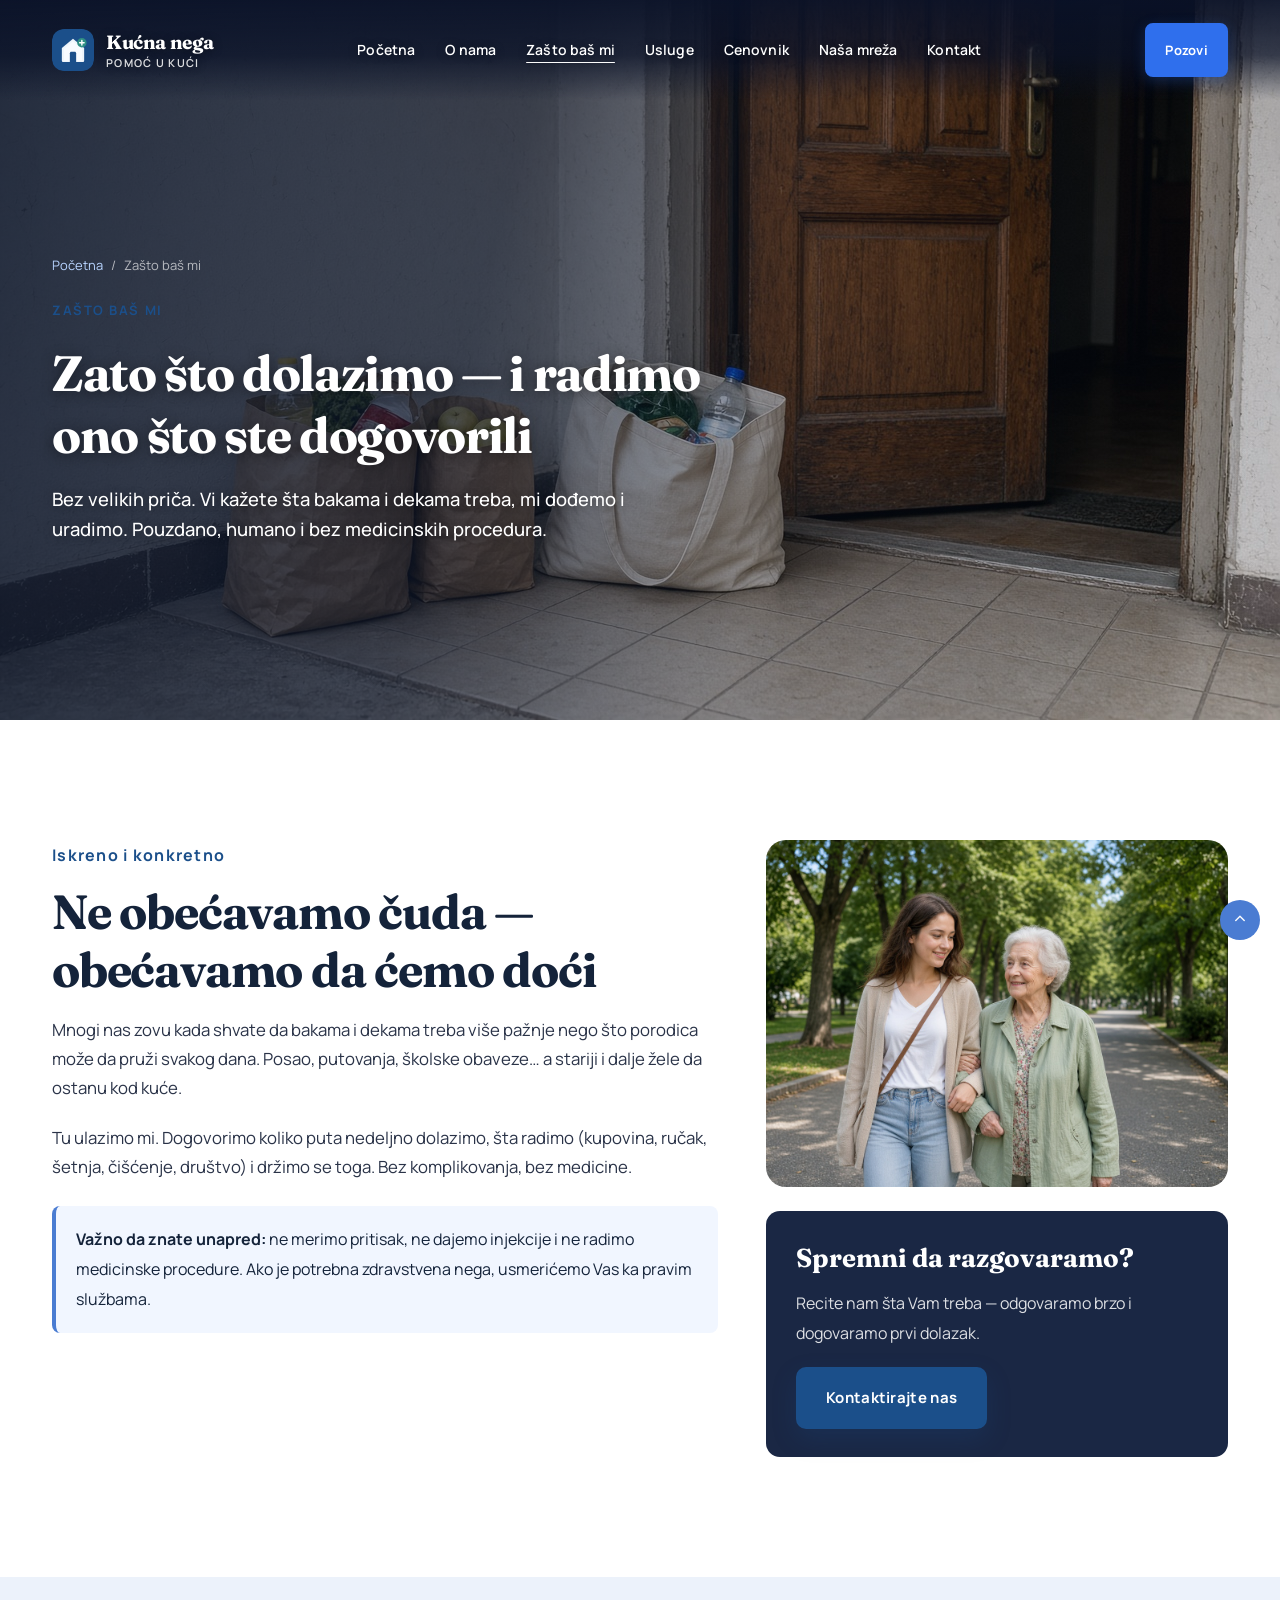
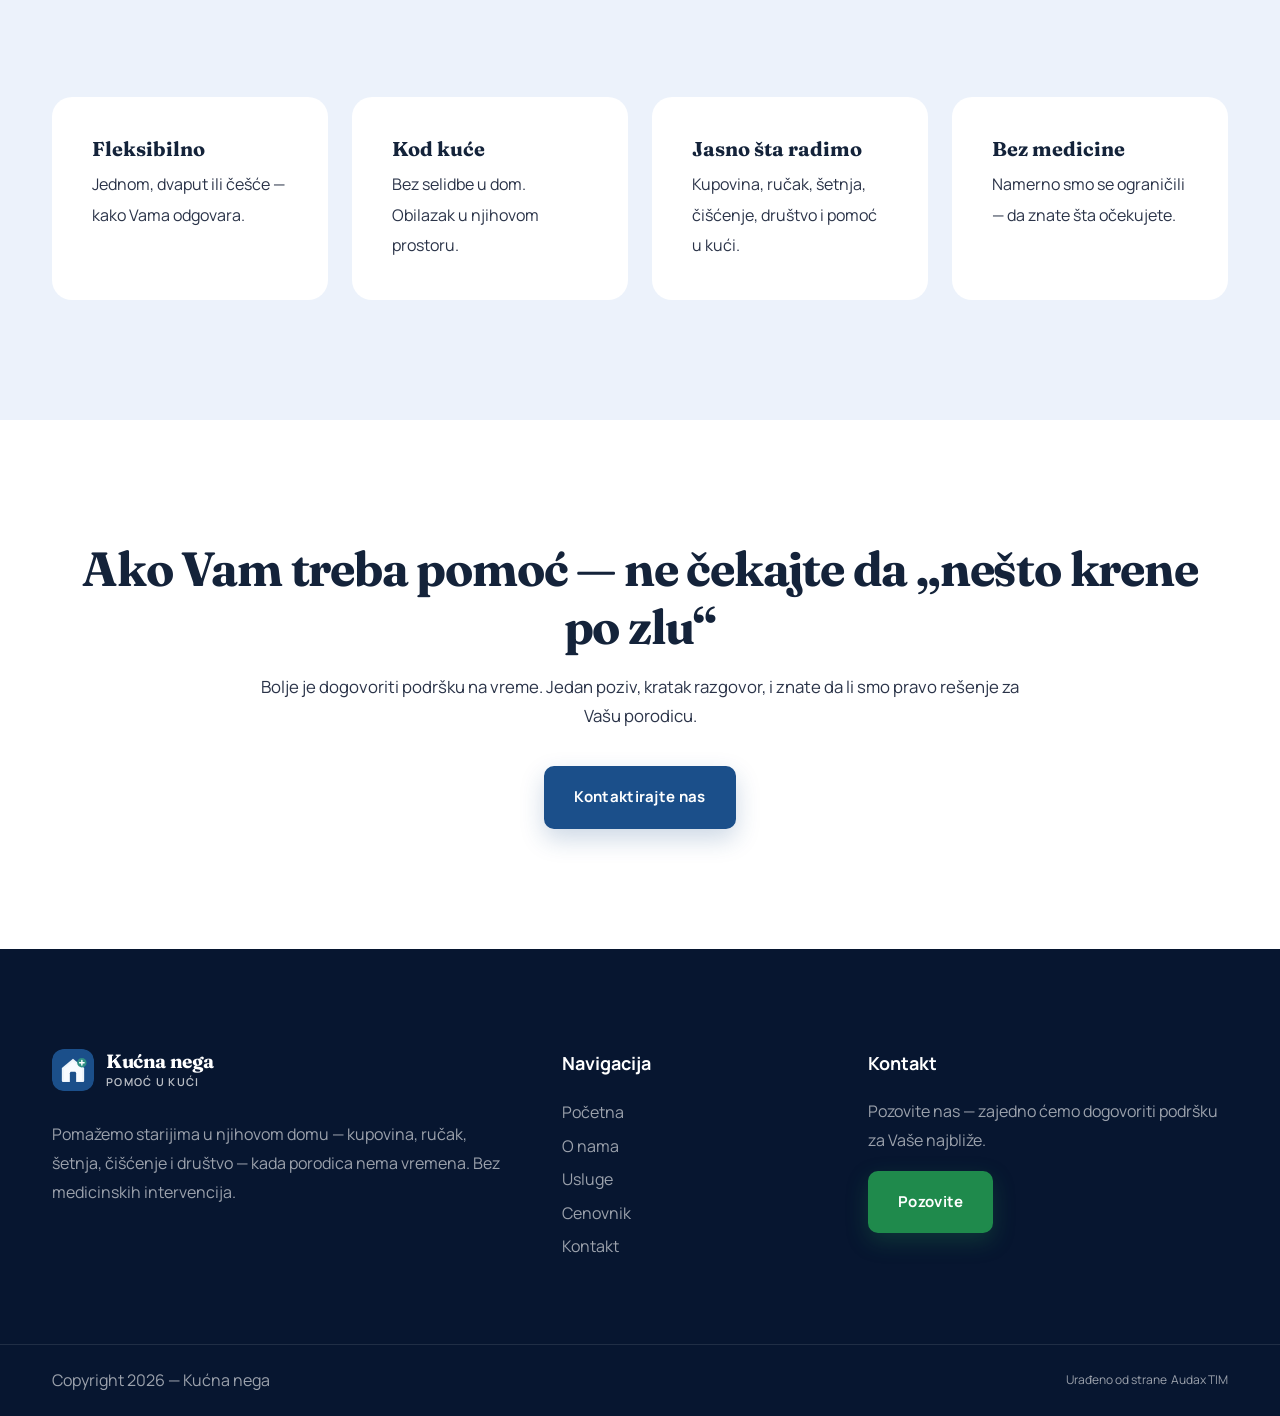
<file: zasto.html>
﻿<!DOCTYPE html>
<html lang="sr">
<head>
    <title>Zašto baš mi | Kućna nega – pouzdana pomoć u kući</title>
    <link rel="icon" href="images/icon.webp" type="image/gif" sizes="16x16">
    <meta content="text/html;charset=utf-8" http-equiv="Content-Type">
    <meta content="width=device-width, initial-scale=1.0" name="viewport">
    <meta name="description" content="Zašto porodice biraju Kućnu negu: dolazimo dogovoreno, pomažemo u kući i jasno kažemo šta ne radimo — bez medicinskih intervencija..">
    <meta name="keywords" content="zašto kućna nega, pomoć starijima Beograd, briga o starima, pomoć u kući bez medicine">
    <meta name="robots" content="index, follow">
    <meta property="og:type" content="website">
    <meta property="og:locale" content="sr_RS">
    <meta property="og:site_name" content="Kućna nega">
    <meta property="og:title" content="Zašto baš mi | Kućna nega – pouzdana pomoć u kući">
    <meta property="og:description" content="Zašto porodice biraju Kućnu negu: dolazimo dogovoreno, pomažemo u kući i jasno kažemo šta ne radimo — bez medicinskih intervencija..">
    <meta property="og:url" content="https://pomocstarima.com/zasto">
    <meta property="og:image" content="https://pomocstarima.com/images/care/share-hero-20261104.jpg">
    <meta property="og:image:secure_url" content="https://pomocstarima.com/images/care/share-hero-20261104.jpg">
    <meta property="og:image:type" content="image/jpeg">
    <meta property="og:image:width" content="1280">
    <meta property="og:image:height" content="720">
    <meta property="og:image:alt" content="Pomoć starijima u šetnji — fotografija iz hero sekcije Kućne nege">
    <meta name="twitter:card" content="summary_large_image">
    <meta name="twitter:title" content="Zašto baš mi | Kućna nega – pouzdana pomoć u kući">
    <meta name="twitter:description" content="Zašto porodice biraju Kućnu negu: dolazimo dogovoreno, pomažemo u kući i jasno kažemo šta ne radimo — bez medicinskih intervencija..">
    <meta name="twitter:image" content="https://pomocstarima.com/images/care/share-hero-20261104.jpg">
    <meta name="twitter:image:alt" content="Pomoć starijima u šetnji — fotografija iz hero sekcije Kućne nege">
    <link rel="canonical" href="https://pomocstarima.com/zasto">
    <link href="css/bootstrap.min.css" rel="stylesheet" type="text/css" id="bootstrap">
    <link href="css/plugins.css" rel="stylesheet" type="text/css">
    <link href="css/style.css" rel="stylesheet" type="text/css">
    <link id="colors" href="css/colors/scheme-01.css" rel="stylesheet" type="text/css">
    <link rel="preconnect" href="https://fonts.googleapis.com">
    <link rel="preconnect" href="https://fonts.gstatic.com" crossorigin>
    <link href="https://fonts.googleapis.com/css2?family=Fraunces:opsz,wght@9..144,600;9..144,700&family=Manrope:wght@400;500;600;700;800&display=swap" rel="stylesheet">
    <link href="css/kucna-nega.css?v=20261104-5" rel="stylesheet" type="text/css">
    <!-- Google tag (gtag.js) -->
    <script async src="https://www.googletagmanager.com/gtag/js?id=AW-18482209563"></script>
    <script>
        window.dataLayer = window.dataLayer || [];
        function gtag(){dataLayer.push(arguments);}
        gtag('js', new Date());
        gtag('config', 'AW-18482209563');
    </script>
</head>
<body>
    <div id="wrapper">
        <a href="#" id="back-to-top"></a>
        <header class="transparent scroll-light">
            <div class="container">
                <div class="row">
                    <div class="col-md-12">
                        <div class="de-flex sm-pt10">
                            <div class="de-flex-col">
                                <div id="logo"><a href="/" class="kn-logo"><span class="kn-logo-mark" aria-hidden="true"><svg xmlns="http://www.w3.org/2000/svg" viewBox="0 0 64 64" fill="none"><rect width="64" height="64" rx="16" fill="#1B4F8A"/><path d="M32 15L49 28.8V48.2c0 1.2-1 2.2-2.2 2.2H17.2c-1.2 0-2.2-1-2.2-2.2V28.8L32 15z" fill="#EEF5FB"/><path d="M32 19.2L45.8 30.2v18.2H18.2V30.2L32 19.2z" fill="#F8FBFF"/><path d="M27.2 50.4V37c0-1.2 1-2.2 2.2-2.2h5.2c1.2 0 2.2 1 2.2 2.2v13.4" fill="#1B4F8A"/><circle cx="45.5" cy="21" r="7.2" fill="#2F8F84"/><path d="M45.5 17.6v6.8M42.1 21h6.8" stroke="#fff" stroke-width="2.2" stroke-linecap="round"/></svg></span><span class="kn-logo-text">Kućna nega<em>Pomoć u kući</em></span></a></div>
                            </div>
                            <div class="de-flex-col header-col-mid" role="navigation" aria-label="Glavna navigacija">
                                <div class="kn-menu-intro"><span>Kućna nega</span><p>Tu smo, kada zatreba.</p></div>
                                <ul id="mainmenu">
                                    <li><a class="menu-item" href="/">Početna</a></li>
                                    <li><a class="menu-item" href="/about">O nama</a></li>
                                    <li><a class="menu-item" href="/zasto">Zašto baš mi</a></li>
                                    <li><a class="menu-item" href="/services">Usluge</a></li>
                                    <li><a class="menu-item" href="/cenovnik">Cenovnik</a></li>
                                    <li><a class="menu-item" href="/mreza">Naša mreža</a></li>
                                    <li><a class="menu-item" href="/contact">Kontakt</a></li>
                                </ul>
                                <div class="kn-menu-footer"><p>Podrška Vašoj porodici,<br>u domu Vaših najbližih.</p><a href="/contact">Hajde da se upoznamo <span aria-hidden="true">↗</span></a></div>
                            </div>
                            <div class="de-flex-col">
                                <div class="menu_side_area">
                                    <a href="tel:+381603273705" class="btn-main kn-call" aria-label="Pozovite Kućnu negu na +381 60 327 3705"><span>Pozovi</span></a>
                                    <button id="menu-btn" class="kn-menu-toggle" type="button" aria-expanded="false" aria-controls="mainmenu" aria-label="Otvori meni"><span class="kn-menu-icon" aria-hidden="true"></span></button>
                                </div>
                            </div>
                        </div>
                    </div>
                </div>
            </div>
        </header>
        <div class="no-bottom no-top" id="content">
            <div id="top"></div>
            <section class="kn-page-hero kn-hero">
                <img class="kn-hero-img" src="images/care/hero-zasto.jpg" alt="Kupovina ostavljena ispred vrata — dolazimo i donosimo">
                <div class="kn-hero-overlay"></div>
                <div class="kn-hero-content">
                    <div class="container">
                        <div class="kn-panel">
                            <ul class="kn-crumb">
                                <li><a href="/">Početna</a></li>
                                <li>/</li>
                                <li>Zašto baš mi</li>
                            </ul>
                            <p class="kn-eyebrow">Zašto baš mi</p>
                            <h1>Zato što dolazimo — i radimo ono što ste dogovorili</h1>
                            <p class="kn-lead mb-0">Bez velikih priča. Vi kažete šta bakama i dekama treba, mi dođemo i uradimo. Pouzdano, humano i bez medicinskih procedura.</p>
                        </div>
                    </div>
                </div>
            </section>
            <section>
                <div class="container">
                    <div class="row g-5">
                        <div class="col-lg-7">
                            <div class="subtitle s2 mb-3">Iskreno i konkretno</div>
                            <h2>Ne obećavamo čuda — obećavamo da ćemo doći</h2>
                            <div class="kn-seo-block">
                                <p>Mnogi nas zovu kada shvate da bakama i dekama treba više pažnje nego što porodica može da pruži svakog dana. Posao, putovanja, školske obaveze… a stariji i dalje žele da ostanu kod kuće.</p>
                                <p>Tu ulazimo mi. Dogovorimo koliko puta nedeljno dolazimo, šta radimo (kupovina, ručak, šetnja, čišćenje, društvo) i držimo se toga. Bez komplikovanja, bez medicine.</p>
                            </div>
                            <div class="notice-box my-4">
                                <strong>Važno da znate unapred:</strong> ne merimo pritisak, ne dajemo injekcije i ne radimo medicinske procedure. Ako je potrebna zdravstvena nega, usmerićemo Vas ka pravim službama.
                            </div>
                        </div>
                        <div class="col-lg-5">
                            <img src="images/care/about2.jpg" class="w-100 rounded-1 kn-photo" alt="Zašto izabrati kućnu negu">
                            <div class="kn-callout mt-4">
                                <h3>Spremni da razgovaramo?</h3>
                                <p>Recite nam šta Vam treba — odgovaramo brzo i dogovaramo prvi dolazak.</p>
                                <a class="btn-main" href="/contact"><span>Kontaktirajte nas</span></a>
                            </div>
                        </div>
                    </div>
                </div>
            </section>
            <section class="bg-color-op-1">
                <div class="container">
                    <div class="row g-4">
                        <div class="col-md-6 col-lg-3"><div class="bg-white p-40 rounded-1 h-100"><h3 class="h5">Fleksibilno</h3><p class="mb-0">Jednom, dvaput ili češće — kako Vama odgovara.</p></div></div>
                        <div class="col-md-6 col-lg-3"><div class="bg-white p-40 rounded-1 h-100"><h3 class="h5">Kod kuće</h3><p class="mb-0">Bez selidbe u dom. Obilazak u njihovom prostoru.</p></div></div>
                        <div class="col-md-6 col-lg-3"><div class="bg-white p-40 rounded-1 h-100"><h3 class="h5">Jasno šta radimo</h3><p class="mb-0">Kupovina, ručak, šetnja, čišćenje, društvo i pomoć u kući.</p></div></div>
                        <div class="col-md-6 col-lg-3"><div class="bg-white p-40 rounded-1 h-100"><h3 class="h5">Bez medicine</h3><p class="mb-0">Namerno smo se ograničili — da znate šta očekujete.</p></div></div>
                    </div>
                </div>
            </section>
            <section>
                <div class="container text-center">
                    <h2>Ako Vam treba pomoć — ne čekajte da „nešto krene po zlu“</h2>
                    <p class="col-lg-8 offset-lg-2 kn-seo-block">Bolje je dogovoriti podršku na vreme. Jedan poziv, kratak razgovor, i znate da li smo pravo rešenje za Vašu porodicu.</p>
                    <a class="btn-main mt-3" href="/contact"><span>Kontaktirajte nas</span></a>
                </div>
            </section>
        </div>
        <footer class="section-dark">
            <div class="container">
                <div class="row gx-5">
                    <div class="col-lg-5 col-sm-6">
                        <a href="/" class="kn-logo kn-logo-footer"><span class="kn-logo-mark" aria-hidden="true"><svg xmlns="http://www.w3.org/2000/svg" viewBox="0 0 64 64" fill="none"><rect width="64" height="64" rx="16" fill="#1B4F8A"/><path d="M32 15L49 28.8V48.2c0 1.2-1 2.2-2.2 2.2H17.2c-1.2 0-2.2-1-2.2-2.2V28.8L32 15z" fill="#EEF5FB"/><path d="M32 19.2L45.8 30.2v18.2H18.2V30.2L32 19.2z" fill="#F8FBFF"/><path d="M27.2 50.4V37c0-1.2 1-2.2 2.2-2.2h5.2c1.2 0 2.2 1 2.2 2.2v13.4" fill="#1B4F8A"/><circle cx="45.5" cy="21" r="7.2" fill="#2F8F84"/><path d="M45.5 17.6v6.8M42.1 21h6.8" stroke="#fff" stroke-width="2.2" stroke-linecap="round"/></svg></span><span class="kn-logo-text">Kućna nega<em>Pomoć u kući</em></span></a>
                        <div class="spacer-20"></div>
                        <p>Pomažemo starijima u njihovom domu — kupovina, ručak, šetnja, čišćenje i društvo — kada porodica nema vremena. Bez medicinskih intervencija.</p>
                    </div>
                    <div class="col-lg-3 col-sm-6">
                        <div class="widget">
                            <h5>Navigacija</h5>
                            <ul>
                                <li><a href="/">Početna</a></li>
                                <li><a href="/about">O nama</a></li>
                                <li><a href="/services">Usluge</a></li>
                                <li><a href="/cenovnik">Cenovnik</a></li>
                                <li><a href="/contact">Kontakt</a></li>
                            </ul>
                        </div>
                    </div>
                    <div class="col-lg-4 col-sm-6">
                        <div class="widget">
                            <h5>Kontakt</h5>
                            <p class="mb-3" style="color:rgba(255,255,255,0.75)">Pozovite nas — zajedno ćemo dogovoriti podršku za Vaše najbliže.</p>
                            <a class="btn-main kn-call" href="tel:+381603273705" aria-label="Pozovite Kućnu negu na +381 60 327 3705"><span>Pozovite</span></a>
                        </div>
                    </div>
                </div>
            </div>
            <div class="subfooter">
                <div class="container">
                    <div class="row"><div class="col-md-12"><div class="de-flex"><div class="de-flex-col">Copyright 2026 — Kućna nega</div><div class="de-flex-col kn-footer-credit">Urađeno od strane <a href="https://pametnaresenja.com" target="_blank" rel="noopener noreferrer">Audax TIM</a></div></div></div></div>
                </div>
            </div>
        </footer>
    </div>
    <aside class="kn-mobile-callbar" aria-label="Pozivanje Kućne nege">
        <div class="kn-mobile-callbar-number"><span>Tu smo za Vas</span><a href="tel:+381603273705">+381 60 327 3705</a></div>
        <a class="kn-mobile-callbar-button kn-call" href="tel:+381603273705" aria-label="Pozovite Kućnu negu na +381 60 327 3705"><i class="fa-solid fa-phone" aria-hidden="true"></i> Pozovite</a>
    </aside>
    <script src="js/plugins.js"></script>
    <script src="js/designesia.js"></script>
    <script src="js/kn-mobile-menu.js?v=20261104-2"></script>
    <script src="js/kn-phone.js?v=20261106-1"></script>
</body>
</html>
</file>
<file: css/plugins.css>
@charset "UTF-8";
/*!
 * animate.css -http://daneden.me/animate
 * Version - 3.5.1
 * Licensed under the MIT license - http://opensource.org/licenses/MIT
 *
 * Copyright (c) 2016 Daniel Eden
 */
 .animated{-webkit-animation-duration:.8s;animation-duration:.8s;-webkit-animation-fill-mode:both;animation-fill-mode:both}.animated.infinite{-webkit-animation-iteration-count:infinite;animation-iteration-count:infinite}.animated.hinge{-webkit-animation-duration:2s;animation-duration:2s}.animated.flipOutX,.animated.flipOutY,.animated.bounceIn,.animated.bounceOut{-webkit-animation-duration:.75s;animation-duration:.75s}@-webkit-keyframes bounce{from,20%,53%,80%,to{-webkit-animation-timing-function:cubic-bezier(.215,.61,.355,1);animation-timing-function:cubic-bezier(.215,.61,.355,1);-webkit-transform:translate3d(0,0,0);transform:translate3d(0,0,0)}40%,43%{-webkit-animation-timing-function:cubic-bezier(.755,.05,.855,.06);animation-timing-function:cubic-bezier(.755,.05,.855,.06);-webkit-transform:translate3d(0,-30px,0);transform:translate3d(0,-30px,0)}70%{-webkit-animation-timing-function:cubic-bezier(.755,.05,.855,.06);animation-timing-function:cubic-bezier(.755,.05,.855,.06);-webkit-transform:translate3d(0,-15px,0);transform:translate3d(0,-15px,0)}90%{-webkit-transform:translate3d(0,-4px,0);transform:translate3d(0,-4px,0)}}@keyframes bounce{from,20%,53%,80%,to{-webkit-animation-timing-function:cubic-bezier(.215,.61,.355,1);animation-timing-function:cubic-bezier(.215,.61,.355,1);-webkit-transform:translate3d(0,0,0);transform:translate3d(0,0,0)}40%,43%{-webkit-animation-timing-function:cubic-bezier(.755,.05,.855,.06);animation-timing-function:cubic-bezier(.755,.05,.855,.06);-webkit-transform:translate3d(0,-30px,0);transform:translate3d(0,-30px,0)}70%{-webkit-animation-timing-function:cubic-bezier(.755,.05,.855,.06);animation-timing-function:cubic-bezier(.755,.05,.855,.06);-webkit-transform:translate3d(0,-15px,0);transform:translate3d(0,-15px,0)}90%{-webkit-transform:translate3d(0,-4px,0);transform:translate3d(0,-4px,0)}}.bounce{-webkit-animation-name:bounce;animation-name:bounce;-webkit-transform-origin:center bottom;transform-origin:center bottom}@-webkit-keyframes flash{from,50%,to{opacity:1}25%,75%{opacity:0}}@keyframes flash{from,50%,to{opacity:1}25%,75%{opacity:0}}.flash{-webkit-animation-name:flash;animation-name:flash}@-webkit-keyframes pulse{from{-webkit-transform:scale3d(1,1,1);transform:scale3d(1,1,1)}50%{-webkit-transform:scale3d(1.05,1.05,1.05);transform:scale3d(1.05,1.05,1.05)}to{-webkit-transform:scale3d(1,1,1);transform:scale3d(1,1,1)}}@keyframes pulse{from{-webkit-transform:scale3d(1,1,1);transform:scale3d(1,1,1)}50%{-webkit-transform:scale3d(1.05,1.05,1.05);transform:scale3d(1.05,1.05,1.05)}to{-webkit-transform:scale3d(1,1,1);transform:scale3d(1,1,1)}}.pulse{-webkit-animation-name:pulse;animation-name:pulse}@-webkit-keyframes rubberBand{from{-webkit-transform:scale3d(1,1,1);transform:scale3d(1,1,1)}30%{-webkit-transform:scale3d(1.25,.75,1);transform:scale3d(1.25,.75,1)}40%{-webkit-transform:scale3d(.75,1.25,1);transform:scale3d(.75,1.25,1)}50%{-webkit-transform:scale3d(1.15,.85,1);transform:scale3d(1.15,.85,1)}65%{-webkit-transform:scale3d(.95,1.05,1);transform:scale3d(.95,1.05,1)}75%{-webkit-transform:scale3d(1.05,.95,1);transform:scale3d(1.05,.95,1)}to{-webkit-transform:scale3d(1,1,1);transform:scale3d(1,1,1)}}@keyframes rubberBand{from{-webkit-transform:scale3d(1,1,1);transform:scale3d(1,1,1)}30%{-webkit-transform:scale3d(1.25,.75,1);transform:scale3d(1.25,.75,1)}40%{-webkit-transform:scale3d(.75,1.25,1);transform:scale3d(.75,1.25,1)}50%{-webkit-transform:scale3d(1.15,.85,1);transform:scale3d(1.15,.85,1)}65%{-webkit-transform:scale3d(.95,1.05,1);transform:scale3d(.95,1.05,1)}75%{-webkit-transform:scale3d(1.05,.95,1);transform:scale3d(1.05,.95,1)}to{-webkit-transform:scale3d(1,1,1);transform:scale3d(1,1,1)}}.rubberBand{-webkit-animation-name:rubberBand;animation-name:rubberBand}@-webkit-keyframes shake{from,to{-webkit-transform:translate3d(0,0,0);transform:translate3d(0,0,0)}10%,30%,50%,70%,90%{-webkit-transform:translate3d(-10px,0,0);transform:translate3d(-10px,0,0)}20%,40%,60%,80%{-webkit-transform:translate3d(10px,0,0);transform:translate3d(10px,0,0)}}@keyframes shake{from,to{-webkit-transform:translate3d(0,0,0);transform:translate3d(0,0,0)}10%,30%,50%,70%,90%{-webkit-transform:translate3d(-10px,0,0);transform:translate3d(-10px,0,0)}20%,40%,60%,80%{-webkit-transform:translate3d(10px,0,0);transform:translate3d(10px,0,0)}}.shake{-webkit-animation-name:shake;animation-name:shake}@-webkit-keyframes headShake{0%{-webkit-transform:translateX(0);transform:translateX(0)}6.5%{-webkit-transform:translateX(-6px) rotateY(-9deg);transform:translateX(-6px) rotateY(-9deg)}18.5%{-webkit-transform:translateX(5px) rotateY(7deg);transform:translateX(5px) rotateY(7deg)}31.5%{-webkit-transform:translateX(-3px) rotateY(-5deg);transform:translateX(-3px) rotateY(-5deg)}43.5%{-webkit-transform:translateX(2px) rotateY(3deg);transform:translateX(2px) rotateY(3deg)}50%{-webkit-transform:translateX(0);transform:translateX(0)}}@keyframes headShake{0%{-webkit-transform:translateX(0);transform:translateX(0)}6.5%{-webkit-transform:translateX(-6px) rotateY(-9deg);transform:translateX(-6px) rotateY(-9deg)}18.5%{-webkit-transform:translateX(5px) rotateY(7deg);transform:translateX(5px) rotateY(7deg)}31.5%{-webkit-transform:translateX(-3px) rotateY(-5deg);transform:translateX(-3px) rotateY(-5deg)}43.5%{-webkit-transform:translateX(2px) rotateY(3deg);transform:translateX(2px) rotateY(3deg)}50%{-webkit-transform:translateX(0);transform:translateX(0)}}.headShake{-webkit-animation-timing-function:ease-in-out;animation-timing-function:ease-in-out;-webkit-animation-name:headShake;animation-name:headShake}@-webkit-keyframes swing{20%{-webkit-transform:rotate3d(0,0,1,15deg);transform:rotate3d(0,0,1,15deg)}40%{-webkit-transform:rotate3d(0,0,1,-10deg);transform:rotate3d(0,0,1,-10deg)}60%{-webkit-transform:rotate3d(0,0,1,5deg);transform:rotate3d(0,0,1,5deg)}80%{-webkit-transform:rotate3d(0,0,1,-5deg);transform:rotate3d(0,0,1,-5deg)}to{-webkit-transform:rotate3d(0,0,1,0deg);transform:rotate3d(0,0,1,0deg)}}@keyframes swing{20%{-webkit-transform:rotate3d(0,0,1,15deg);transform:rotate3d(0,0,1,15deg)}40%{-webkit-transform:rotate3d(0,0,1,-10deg);transform:rotate3d(0,0,1,-10deg)}60%{-webkit-transform:rotate3d(0,0,1,5deg);transform:rotate3d(0,0,1,5deg)}80%{-webkit-transform:rotate3d(0,0,1,-5deg);transform:rotate3d(0,0,1,-5deg)}to{-webkit-transform:rotate3d(0,0,1,0deg);transform:rotate3d(0,0,1,0deg)}}.swing{-webkit-transform-origin:top center;transform-origin:top center;-webkit-animation-name:swing;animation-name:swing}@-webkit-keyframes tada{from{-webkit-transform:scale3d(1,1,1);transform:scale3d(1,1,1)}10%,20%{-webkit-transform:scale3d(.9,.9,.9) rotate3d(0,0,1,-3deg);transform:scale3d(.9,.9,.9) rotate3d(0,0,1,-3deg)}30%,50%,70%,90%{-webkit-transform:scale3d(1.1,1.1,1.1) rotate3d(0,0,1,3deg);transform:scale3d(1.1,1.1,1.1) rotate3d(0,0,1,3deg)}40%,60%,80%{-webkit-transform:scale3d(1.1,1.1,1.1) rotate3d(0,0,1,-3deg);transform:scale3d(1.1,1.1,1.1) rotate3d(0,0,1,-3deg)}to{-webkit-transform:scale3d(1,1,1);transform:scale3d(1,1,1)}}@keyframes tada{from{-webkit-transform:scale3d(1,1,1);transform:scale3d(1,1,1)}10%,20%{-webkit-transform:scale3d(.9,.9,.9) rotate3d(0,0,1,-3deg);transform:scale3d(.9,.9,.9) rotate3d(0,0,1,-3deg)}30%,50%,70%,90%{-webkit-transform:scale3d(1.1,1.1,1.1) rotate3d(0,0,1,3deg);transform:scale3d(1.1,1.1,1.1) rotate3d(0,0,1,3deg)}40%,60%,80%{-webkit-transform:scale3d(1.1,1.1,1.1) rotate3d(0,0,1,-3deg);transform:scale3d(1.1,1.1,1.1) rotate3d(0,0,1,-3deg)}to{-webkit-transform:scale3d(1,1,1);transform:scale3d(1,1,1)}}.tada{-webkit-animation-name:tada;animation-name:tada}@-webkit-keyframes wobble{from{-webkit-transform:none;transform:none}15%{-webkit-transform:translate3d(-25%,0,0) rotate3d(0,0,1,-5deg);transform:translate3d(-25%,0,0) rotate3d(0,0,1,-5deg)}30%{-webkit-transform:translate3d(20%,0,0) rotate3d(0,0,1,3deg);transform:translate3d(20%,0,0) rotate3d(0,0,1,3deg)}45%{-webkit-transform:translate3d(-15%,0,0) rotate3d(0,0,1,-3deg);transform:translate3d(-15%,0,0) rotate3d(0,0,1,-3deg)}60%{-webkit-transform:translate3d(10%,0,0) rotate3d(0,0,1,2deg);transform:translate3d(10%,0,0) rotate3d(0,0,1,2deg)}75%{-webkit-transform:translate3d(-5%,0,0) rotate3d(0,0,1,-1deg);transform:translate3d(-5%,0,0) rotate3d(0,0,1,-1deg)}to{-webkit-transform:none;transform:none}}@keyframes wobble{from{-webkit-transform:none;transform:none}15%{-webkit-transform:translate3d(-25%,0,0) rotate3d(0,0,1,-5deg);transform:translate3d(-25%,0,0) rotate3d(0,0,1,-5deg)}30%{-webkit-transform:translate3d(20%,0,0) rotate3d(0,0,1,3deg);transform:translate3d(20%,0,0) rotate3d(0,0,1,3deg)}45%{-webkit-transform:translate3d(-15%,0,0) rotate3d(0,0,1,-3deg);transform:translate3d(-15%,0,0) rotate3d(0,0,1,-3deg)}60%{-webkit-transform:translate3d(10%,0,0) rotate3d(0,0,1,2deg);transform:translate3d(10%,0,0) rotate3d(0,0,1,2deg)}75%{-webkit-transform:translate3d(-5%,0,0) rotate3d(0,0,1,-1deg);transform:translate3d(-5%,0,0) rotate3d(0,0,1,-1deg)}to{-webkit-transform:none;transform:none}}.wobble{-webkit-animation-name:wobble;animation-name:wobble}@-webkit-keyframes jello{from,11.1%,to{-webkit-transform:none;transform:none}22.2%{-webkit-transform:skewX(-12.5deg) skewY(-12.5deg);transform:skewX(-12.5deg) skewY(-12.5deg)}33.3%{-webkit-transform:skewX(6.25deg) skewY(6.25deg);transform:skewX(6.25deg) skewY(6.25deg)}44.4%{-webkit-transform:skewX(-3.125deg) skewY(-3.125deg);transform:skewX(-3.125deg) skewY(-3.125deg)}55.5%{-webkit-transform:skewX(1.5625deg) skewY(1.5625deg);transform:skewX(1.5625deg) skewY(1.5625deg)}66.6%{-webkit-transform:skewX(-0.78125deg) skewY(-0.78125deg);transform:skewX(-0.78125deg) skewY(-0.78125deg)}77.7%{-webkit-transform:skewX(0.390625deg) skewY(0.390625deg);transform:skewX(0.390625deg) skewY(0.390625deg)}88.8%{-webkit-transform:skewX(-0.1953125deg) skewY(-0.1953125deg);transform:skewX(-0.1953125deg) skewY(-0.1953125deg)}}@keyframes jello{from,11.1%,to{-webkit-transform:none;transform:none}22.2%{-webkit-transform:skewX(-12.5deg) skewY(-12.5deg);transform:skewX(-12.5deg) skewY(-12.5deg)}33.3%{-webkit-transform:skewX(6.25deg) skewY(6.25deg);transform:skewX(6.25deg) skewY(6.25deg)}44.4%{-webkit-transform:skewX(-3.125deg) skewY(-3.125deg);transform:skewX(-3.125deg) skewY(-3.125deg)}55.5%{-webkit-transform:skewX(1.5625deg) skewY(1.5625deg);transform:skewX(1.5625deg) skewY(1.5625deg)}66.6%{-webkit-transform:skewX(-0.78125deg) skewY(-0.78125deg);transform:skewX(-0.78125deg) skewY(-0.78125deg)}77.7%{-webkit-transform:skewX(0.390625deg) skewY(0.390625deg);transform:skewX(0.390625deg) skewY(0.390625deg)}88.8%{-webkit-transform:skewX(-0.1953125deg) skewY(-0.1953125deg);transform:skewX(-0.1953125deg) skewY(-0.1953125deg)}}.jello{-webkit-animation-name:jello;animation-name:jello;-webkit-transform-origin:center;transform-origin:center}@-webkit-keyframes bounceIn{from,20%,40%,60%,80%,to{-webkit-animation-timing-function:cubic-bezier(.215,.61,.355,1);animation-timing-function:cubic-bezier(.215,.61,.355,1)}0%{opacity:0;-webkit-transform:scale3d(.3,.3,.3);transform:scale3d(.3,.3,.3)}20%{-webkit-transform:scale3d(1.1,1.1,1.1);transform:scale3d(1.1,1.1,1.1)}40%{-webkit-transform:scale3d(.9,.9,.9);transform:scale3d(.9,.9,.9)}60%{opacity:1;-webkit-transform:scale3d(1.03,1.03,1.03);transform:scale3d(1.03,1.03,1.03)}80%{-webkit-transform:scale3d(.97,.97,.97);transform:scale3d(.97,.97,.97)}to{opacity:1;-webkit-transform:scale3d(1,1,1);transform:scale3d(1,1,1)}}@keyframes bounceIn{from,20%,40%,60%,80%,to{-webkit-animation-timing-function:cubic-bezier(.215,.61,.355,1);animation-timing-function:cubic-bezier(.215,.61,.355,1)}0%{opacity:0;-webkit-transform:scale3d(.3,.3,.3);transform:scale3d(.3,.3,.3)}20%{-webkit-transform:scale3d(1.1,1.1,1.1);transform:scale3d(1.1,1.1,1.1)}40%{-webkit-transform:scale3d(.9,.9,.9);transform:scale3d(.9,.9,.9)}60%{opacity:1;-webkit-transform:scale3d(1.03,1.03,1.03);transform:scale3d(1.03,1.03,1.03)}80%{-webkit-transform:scale3d(.97,.97,.97);transform:scale3d(.97,.97,.97)}to{opacity:1;-webkit-transform:scale3d(1,1,1);transform:scale3d(1,1,1)}}.bounceIn{-webkit-animation-name:bounceIn;animation-name:bounceIn}@-webkit-keyframes bounceInDown{from,60%,75%,90%,to{-webkit-animation-timing-function:cubic-bezier(.215,.61,.355,1);animation-timing-function:cubic-bezier(.215,.61,.355,1)}0%{opacity:0;-webkit-transform:translate3d(0,-3000px,0);transform:translate3d(0,-3000px,0)}60%{opacity:1;-webkit-transform:translate3d(0,25px,0);transform:translate3d(0,25px,0)}75%{-webkit-transform:translate3d(0,-10px,0);transform:translate3d(0,-10px,0)}90%{-webkit-transform:translate3d(0,5px,0);transform:translate3d(0,5px,0)}to{-webkit-transform:none;transform:none}}@keyframes bounceInDown{from,60%,75%,90%,to{-webkit-animation-timing-function:cubic-bezier(.215,.61,.355,1);animation-timing-function:cubic-bezier(.215,.61,.355,1)}0%{opacity:0;-webkit-transform:translate3d(0,-3000px,0);transform:translate3d(0,-3000px,0)}60%{opacity:1;-webkit-transform:translate3d(0,25px,0);transform:translate3d(0,25px,0)}75%{-webkit-transform:translate3d(0,-10px,0);transform:translate3d(0,-10px,0)}90%{-webkit-transform:translate3d(0,5px,0);transform:translate3d(0,5px,0)}to{-webkit-transform:none;transform:none}}.bounceInDown{-webkit-animation-name:bounceInDown;animation-name:bounceInDown}@-webkit-keyframes bounceInLeft{from,60%,75%,90%,to{-webkit-animation-timing-function:cubic-bezier(.215,.61,.355,1);animation-timing-function:cubic-bezier(.215,.61,.355,1)}0%{opacity:0;-webkit-transform:translate3d(-3000px,0,0);transform:translate3d(-3000px,0,0)}60%{opacity:1;-webkit-transform:translate3d(25px,0,0);transform:translate3d(25px,0,0)}75%{-webkit-transform:translate3d(-10px,0,0);transform:translate3d(-10px,0,0)}90%{-webkit-transform:translate3d(5px,0,0);transform:translate3d(5px,0,0)}to{-webkit-transform:none;transform:none}}@keyframes bounceInLeft{from,60%,75%,90%,to{-webkit-animation-timing-function:cubic-bezier(.215,.61,.355,1);animation-timing-function:cubic-bezier(.215,.61,.355,1)}0%{opacity:0;-webkit-transform:translate3d(-3000px,0,0);transform:translate3d(-3000px,0,0)}60%{opacity:1;-webkit-transform:translate3d(25px,0,0);transform:translate3d(25px,0,0)}75%{-webkit-transform:translate3d(-10px,0,0);transform:translate3d(-10px,0,0)}90%{-webkit-transform:translate3d(5px,0,0);transform:translate3d(5px,0,0)}to{-webkit-transform:none;transform:none}}.bounceInLeft{-webkit-animation-name:bounceInLeft;animation-name:bounceInLeft}@-webkit-keyframes bounceInRight{from,60%,75%,90%,to{-webkit-animation-timing-function:cubic-bezier(.215,.61,.355,1);animation-timing-function:cubic-bezier(.215,.61,.355,1)}from{opacity:0;-webkit-transform:translate3d(3000px,0,0);transform:translate3d(3000px,0,0)}60%{opacity:1;-webkit-transform:translate3d(-25px,0,0);transform:translate3d(-25px,0,0)}75%{-webkit-transform:translate3d(10px,0,0);transform:translate3d(10px,0,0)}90%{-webkit-transform:translate3d(-5px,0,0);transform:translate3d(-5px,0,0)}to{-webkit-transform:none;transform:none}}@keyframes bounceInRight{from,60%,75%,90%,to{-webkit-animation-timing-function:cubic-bezier(.215,.61,.355,1);animation-timing-function:cubic-bezier(.215,.61,.355,1)}from{opacity:0;-webkit-transform:translate3d(3000px,0,0);transform:translate3d(3000px,0,0)}60%{opacity:1;-webkit-transform:translate3d(-25px,0,0);transform:translate3d(-25px,0,0)}75%{-webkit-transform:translate3d(10px,0,0);transform:translate3d(10px,0,0)}90%{-webkit-transform:translate3d(-5px,0,0);transform:translate3d(-5px,0,0)}to{-webkit-transform:none;transform:none}}.bounceInRight{-webkit-animation-name:bounceInRight;animation-name:bounceInRight}@-webkit-keyframes bounceInUp{from,60%,75%,90%,to{-webkit-animation-timing-function:cubic-bezier(.215,.61,.355,1);animation-timing-function:cubic-bezier(.215,.61,.355,1)}from{opacity:0;-webkit-transform:translate3d(0,3000px,0);transform:translate3d(0,3000px,0)}60%{opacity:1;-webkit-transform:translate3d(0,-20px,0);transform:translate3d(0,-20px,0)}75%{-webkit-transform:translate3d(0,10px,0);transform:translate3d(0,10px,0)}90%{-webkit-transform:translate3d(0,-5px,0);transform:translate3d(0,-5px,0)}to{-webkit-transform:translate3d(0,0,0);transform:translate3d(0,0,0)}}@keyframes bounceInUp{from,60%,75%,90%,to{-webkit-animation-timing-function:cubic-bezier(.215,.61,.355,1);animation-timing-function:cubic-bezier(.215,.61,.355,1)}from{opacity:0;-webkit-transform:translate3d(0,3000px,0);transform:translate3d(0,3000px,0)}60%{opacity:1;-webkit-transform:translate3d(0,-20px,0);transform:translate3d(0,-20px,0)}75%{-webkit-transform:translate3d(0,10px,0);transform:translate3d(0,10px,0)}90%{-webkit-transform:translate3d(0,-5px,0);transform:translate3d(0,-5px,0)}to{-webkit-transform:translate3d(0,0,0);transform:translate3d(0,0,0)}}.bounceInUp{-webkit-animation-name:bounceInUp;animation-name:bounceInUp}@-webkit-keyframes bounceOut{20%{-webkit-transform:scale3d(.9,.9,.9);transform:scale3d(.9,.9,.9)}50%,55%{opacity:1;-webkit-transform:scale3d(1.1,1.1,1.1);transform:scale3d(1.1,1.1,1.1)}to{opacity:0;-webkit-transform:scale3d(.3,.3,.3);transform:scale3d(.3,.3,.3)}}@keyframes bounceOut{20%{-webkit-transform:scale3d(.9,.9,.9);transform:scale3d(.9,.9,.9)}50%,55%{opacity:1;-webkit-transform:scale3d(1.1,1.1,1.1);transform:scale3d(1.1,1.1,1.1)}to{opacity:0;-webkit-transform:scale3d(.3,.3,.3);transform:scale3d(.3,.3,.3)}}.bounceOut{-webkit-animation-name:bounceOut;animation-name:bounceOut}@-webkit-keyframes bounceOutDown{20%{-webkit-transform:translate3d(0,10px,0);transform:translate3d(0,10px,0)}40%,45%{opacity:1;-webkit-transform:translate3d(0,-20px,0);transform:translate3d(0,-20px,0)}to{opacity:0;-webkit-transform:translate3d(0,2000px,0);transform:translate3d(0,2000px,0)}}@keyframes bounceOutDown{20%{-webkit-transform:translate3d(0,10px,0);transform:translate3d(0,10px,0)}40%,45%{opacity:1;-webkit-transform:translate3d(0,-20px,0);transform:translate3d(0,-20px,0)}to{opacity:0;-webkit-transform:translate3d(0,2000px,0);transform:translate3d(0,2000px,0)}}.bounceOutDown{-webkit-animation-name:bounceOutDown;animation-name:bounceOutDown}@-webkit-keyframes bounceOutLeft{20%{opacity:1;-webkit-transform:translate3d(20px,0,0);transform:translate3d(20px,0,0)}to{opacity:0;-webkit-transform:translate3d(-2000px,0,0);transform:translate3d(-2000px,0,0)}}@keyframes bounceOutLeft{20%{opacity:1;-webkit-transform:translate3d(20px,0,0);transform:translate3d(20px,0,0)}to{opacity:0;-webkit-transform:translate3d(-2000px,0,0);transform:translate3d(-2000px,0,0)}}.bounceOutLeft{-webkit-animation-name:bounceOutLeft;animation-name:bounceOutLeft}@-webkit-keyframes bounceOutRight{20%{opacity:1;-webkit-transform:translate3d(-20px,0,0);transform:translate3d(-20px,0,0)}to{opacity:0;-webkit-transform:translate3d(2000px,0,0);transform:translate3d(2000px,0,0)}}@keyframes bounceOutRight{20%{opacity:1;-webkit-transform:translate3d(-20px,0,0);transform:translate3d(-20px,0,0)}to{opacity:0;-webkit-transform:translate3d(2000px,0,0);transform:translate3d(2000px,0,0)}}.bounceOutRight{-webkit-animation-name:bounceOutRight;animation-name:bounceOutRight}@-webkit-keyframes bounceOutUp{20%{-webkit-transform:translate3d(0,-10px,0);transform:translate3d(0,-10px,0)}40%,45%{opacity:1;-webkit-transform:translate3d(0,20px,0);transform:translate3d(0,20px,0)}to{opacity:0;-webkit-transform:translate3d(0,-2000px,0);transform:translate3d(0,-2000px,0)}}@keyframes bounceOutUp{20%{-webkit-transform:translate3d(0,-10px,0);transform:translate3d(0,-10px,0)}40%,45%{opacity:1;-webkit-transform:translate3d(0,20px,0);transform:translate3d(0,20px,0)}to{opacity:0;-webkit-transform:translate3d(0,-2000px,0);transform:translate3d(0,-2000px,0)}}.bounceOutUp{-webkit-animation-name:bounceOutUp;animation-name:bounceOutUp}@-webkit-keyframes fadeIn{from{opacity:0}to{opacity:1}}@keyframes fadeIn{from{opacity:0}to{opacity:1}}.fadeIn{-webkit-animation-name:fadeIn;animation-name:fadeIn}@-webkit-keyframes fadeInDown{from{opacity:0;-webkit-transform:translate3d(0,-30%,0);transform:translate3d(0,-30%,0)}to{opacity:1;-webkit-transform:none;transform:none}}@keyframes fadeInDown{from{opacity:0;-webkit-transform:translate3d(0,-30%,0);transform:translate3d(0,-30%,0)}to{opacity:1;-webkit-transform:none;transform:none}}.fadeInDown{-webkit-animation-name:fadeInDown;animation-name:fadeInDown}@-webkit-keyframes fadeInDownBig{from{opacity:0;-webkit-transform:translate3d(0,-2000px,0);transform:translate3d(0,-2000px,0)}to{opacity:1;-webkit-transform:none;transform:none}}@keyframes fadeInDownBig{from{opacity:0;-webkit-transform:translate3d(0,-2000px,0);transform:translate3d(0,-2000px,0)}to{opacity:1;-webkit-transform:none;transform:none}}.fadeInDownBig{-webkit-animation-name:fadeInDownBig;animation-name:fadeInDownBig}@-webkit-keyframes fadeInLeft{from{opacity:0;-webkit-transform:translate3d(-10%,0,0);transform:translate3d(-10%,0,0)}to{opacity:1;-webkit-transform:none;transform:none}}@keyframes fadeInLeft{from{opacity:0;-webkit-transform:translate3d(-10%,0,0);transform:translate3d(-10%,0,0)}to{opacity:1;-webkit-transform:none;transform:none}}.fadeInLeft{-webkit-animation-name:fadeInLeft;animation-name:fadeInLeft}@-webkit-keyframes fadeInLeftBig{from{opacity:0;-webkit-transform:translate3d(-2000px,0,0);transform:translate3d(-2000px,0,0)}to{opacity:1;-webkit-transform:none;transform:none}}@keyframes fadeInLeftBig{from{opacity:0;-webkit-transform:translate3d(-2000px,0,0);transform:translate3d(-2000px,0,0)}to{opacity:1;-webkit-transform:none;transform:none}}.fadeInLeftBig{-webkit-animation-name:fadeInLeftBig;animation-name:fadeInLeftBig}@-webkit-keyframes fadeInRight{from{opacity:0;-webkit-transform:translate3d(10%,0,0);transform:translate3d(10%,0,0)}to{opacity:1;-webkit-transform:none;transform:none}}@keyframes fadeInRight{from{opacity:0;-webkit-transform:translate3d(10%,0,0);transform:translate3d(10%,0,0)}to{opacity:1;-webkit-transform:none;transform:none}}.fadeInRight{-webkit-animation-name:fadeInRight;animation-name:fadeInRight}@-webkit-keyframes fadeInRightBig{from{opacity:0;-webkit-transform:translate3d(2000px,0,0);transform:translate3d(2000px,0,0)}to{opacity:1;-webkit-transform:none;transform:none}}@keyframes fadeInRightBig{from{opacity:0;-webkit-transform:translate3d(2000px,0,0);transform:translate3d(2000px,0,0)}to{opacity:1;-webkit-transform:none;transform:none}}.fadeInRightBig{-webkit-animation-name:fadeInRightBig;animation-name:fadeInRightBig}@-webkit-keyframes fadeInUp{from{opacity:0;-webkit-transform:translate3d(0,30%,0);transform:translate3d(0,30%,0)}to{opacity:1;-webkit-transform:none;transform:none}}@keyframes fadeInUp{from{opacity:0;-webkit-transform:translate3d(0,30%,0);transform:translate3d(0,30%,0)}to{opacity:1;-webkit-transform:none;transform:none}}.fadeInUp{-webkit-animation-name:fadeInUp;animation-name:fadeInUp}@-webkit-keyframes fadeInUpBig{from{opacity:0;-webkit-transform:translate3d(0,2000px,0);transform:translate3d(0,2000px,0)}to{opacity:1;-webkit-transform:none;transform:none}}@keyframes fadeInUpBig{from{opacity:0;-webkit-transform:translate3d(0,2000px,0);transform:translate3d(0,2000px,0)}to{opacity:1;-webkit-transform:none;transform:none}}.fadeInUpBig{-webkit-animation-name:fadeInUpBig;animation-name:fadeInUpBig}@-webkit-keyframes fadeOut{from{opacity:1}to{opacity:0}}@keyframes fadeOut{from{opacity:1}to{opacity:0}}.fadeOut{-webkit-animation-name:fadeOut;animation-name:fadeOut}@-webkit-keyframes fadeOutDown{from{opacity:1}to{opacity:0;-webkit-transform:translate3d(0,30%,0);transform:translate3d(0,30%,0)}}@keyframes fadeOutDown{from{opacity:1}to{opacity:0;-webkit-transform:translate3d(0,30%,0);transform:translate3d(0,30%,0)}}.fadeOutDown{-webkit-animation-name:fadeOutDown;animation-name:fadeOutDown}@-webkit-keyframes fadeOutDownBig{from{opacity:1}to{opacity:0;-webkit-transform:translate3d(0,2000px,0);transform:translate3d(0,2000px,0)}}@keyframes fadeOutDownBig{from{opacity:1}to{opacity:0;-webkit-transform:translate3d(0,2000px,0);transform:translate3d(0,2000px,0)}}.fadeOutDownBig{-webkit-animation-name:fadeOutDownBig;animation-name:fadeOutDownBig}@-webkit-keyframes fadeOutLeft{from{opacity:1}to{opacity:0;-webkit-transform:translate3d(-10%,0,0);transform:translate3d(-10%,0,0)}}@keyframes fadeOutLeft{from{opacity:1}to{opacity:0;-webkit-transform:translate3d(-10%,0,0);transform:translate3d(-10%,0,0)}}.fadeOutLeft{-webkit-animation-name:fadeOutLeft;animation-name:fadeOutLeft}@-webkit-keyframes fadeOutLeftBig{from{opacity:1}to{opacity:0;-webkit-transform:translate3d(-2000px,0,0);transform:translate3d(-2000px,0,0)}}@keyframes fadeOutLeftBig{from{opacity:1}to{opacity:0;-webkit-transform:translate3d(-2000px,0,0);transform:translate3d(-2000px,0,0)}}.fadeOutLeftBig{-webkit-animation-name:fadeOutLeftBig;animation-name:fadeOutLeftBig}@-webkit-keyframes fadeOutRight{from{opacity:1}to{opacity:0;-webkit-transform:translate3d(10%,0,0);transform:translate3d(10%,0,0)}}@keyframes fadeOutRight{from{opacity:1}to{opacity:0;-webkit-transform:translate3d(10%,0,0);transform:translate3d(10%,0,0)}}.fadeOutRight{-webkit-animation-name:fadeOutRight;animation-name:fadeOutRight}@-webkit-keyframes fadeOutRightBig{from{opacity:1}to{opacity:0;-webkit-transform:translate3d(2000px,0,0);transform:translate3d(2000px,0,0)}}@keyframes fadeOutRightBig{from{opacity:1}to{opacity:0;-webkit-transform:translate3d(2000px,0,0);transform:translate3d(2000px,0,0)}}.fadeOutRightBig{-webkit-animation-name:fadeOutRightBig;animation-name:fadeOutRightBig}@-webkit-keyframes fadeOutUp{from{opacity:1}to{opacity:0;-webkit-transform:translate3d(0,-30%,0);transform:translate3d(0,-30%,0)}}@keyframes fadeOutUp{from{opacity:1}to{opacity:0;-webkit-transform:translate3d(0,-30%,0);transform:translate3d(0,-30%,0)}}.fadeOutUp{-webkit-animation-name:fadeOutUp;animation-name:fadeOutUp}@-webkit-keyframes fadeOutUpBig{from{opacity:1}to{opacity:0;-webkit-transform:translate3d(0,-2000px,0);transform:translate3d(0,-2000px,0)}}@keyframes fadeOutUpBig{from{opacity:1}to{opacity:0;-webkit-transform:translate3d(0,-2000px,0);transform:translate3d(0,-2000px,0)}}.fadeOutUpBig{-webkit-animation-name:fadeOutUpBig;animation-name:fadeOutUpBig}@-webkit-keyframes flip{from{-webkit-transform:perspective(400px) rotate3d(0,1,0,-360deg);transform:perspective(400px) rotate3d(0,1,0,-360deg);-webkit-animation-timing-function:ease-out;animation-timing-function:ease-out}40%{-webkit-transform:perspective(400px) translate3d(0,0,150px) rotate3d(0,1,0,-190deg);transform:perspective(400px) translate3d(0,0,150px) rotate3d(0,1,0,-190deg);-webkit-animation-timing-function:ease-out;animation-timing-function:ease-out}50%{-webkit-transform:perspective(400px) translate3d(0,0,150px) rotate3d(0,1,0,-170deg);transform:perspective(400px) translate3d(0,0,150px) rotate3d(0,1,0,-170deg);-webkit-animation-timing-function:ease-in;animation-timing-function:ease-in}80%{-webkit-transform:perspective(400px) scale3d(.95,.95,.95);transform:perspective(400px) scale3d(.95,.95,.95);-webkit-animation-timing-function:ease-in;animation-timing-function:ease-in}to{-webkit-transform:perspective(400px);transform:perspective(400px);-webkit-animation-timing-function:ease-in;animation-timing-function:ease-in}}@keyframes flip{from{-webkit-transform:perspective(400px) rotate3d(0,1,0,-360deg);transform:perspective(400px) rotate3d(0,1,0,-360deg);-webkit-animation-timing-function:ease-out;animation-timing-function:ease-out}40%{-webkit-transform:perspective(400px) translate3d(0,0,150px) rotate3d(0,1,0,-190deg);transform:perspective(400px) translate3d(0,0,150px) rotate3d(0,1,0,-190deg);-webkit-animation-timing-function:ease-out;animation-timing-function:ease-out}50%{-webkit-transform:perspective(400px) translate3d(0,0,150px) rotate3d(0,1,0,-170deg);transform:perspective(400px) translate3d(0,0,150px) rotate3d(0,1,0,-170deg);-webkit-animation-timing-function:ease-in;animation-timing-function:ease-in}80%{-webkit-transform:perspective(400px) scale3d(.95,.95,.95);transform:perspective(400px) scale3d(.95,.95,.95);-webkit-animation-timing-function:ease-in;animation-timing-function:ease-in}to{-webkit-transform:perspective(400px);transform:perspective(400px);-webkit-animation-timing-function:ease-in;animation-timing-function:ease-in}}.animated.flip{-webkit-backface-visibility:visible;backface-visibility:visible;-webkit-animation-name:flip;animation-name:flip}@-webkit-keyframes flipInX{from{-webkit-transform:perspective(400px) rotate3d(1,0,0,90deg);transform:perspective(400px) rotate3d(1,0,0,90deg);-webkit-animation-timing-function:ease-in;animation-timing-function:ease-in;opacity:0}40%{-webkit-transform:perspective(400px) rotate3d(1,0,0,-20deg);transform:perspective(400px) rotate3d(1,0,0,-20deg);-webkit-animation-timing-function:ease-in;animation-timing-function:ease-in}60%{-webkit-transform:perspective(400px) rotate3d(1,0,0,10deg);transform:perspective(400px) rotate3d(1,0,0,10deg);opacity:1}80%{-webkit-transform:perspective(400px) rotate3d(1,0,0,-5deg);transform:perspective(400px) rotate3d(1,0,0,-5deg)}to{-webkit-transform:perspective(400px);transform:perspective(400px)}}@keyframes flipInX{from{-webkit-transform:perspective(400px) rotate3d(1,0,0,90deg);transform:perspective(400px) rotate3d(1,0,0,90deg);-webkit-animation-timing-function:ease-in;animation-timing-function:ease-in;opacity:0}40%{-webkit-transform:perspective(400px) rotate3d(1,0,0,-20deg);transform:perspective(400px) rotate3d(1,0,0,-20deg);-webkit-animation-timing-function:ease-in;animation-timing-function:ease-in}60%{-webkit-transform:perspective(400px) rotate3d(1,0,0,10deg);transform:perspective(400px) rotate3d(1,0,0,10deg);opacity:1}80%{-webkit-transform:perspective(400px) rotate3d(1,0,0,-5deg);transform:perspective(400px) rotate3d(1,0,0,-5deg)}to{-webkit-transform:perspective(400px);transform:perspective(400px)}}.flipInX{-webkit-backface-visibility:visible!important;backface-visibility:visible!important;-webkit-animation-name:flipInX;animation-name:flipInX}@-webkit-keyframes flipInY{from{-webkit-transform:perspective(400px) rotate3d(0,1,0,90deg);transform:perspective(400px) rotate3d(0,1,0,90deg);-webkit-animation-timing-function:ease-in;animation-timing-function:ease-in;opacity:0}40%{-webkit-transform:perspective(400px) rotate3d(0,1,0,-20deg);transform:perspective(400px) rotate3d(0,1,0,-20deg);-webkit-animation-timing-function:ease-in;animation-timing-function:ease-in}60%{-webkit-transform:perspective(400px) rotate3d(0,1,0,10deg);transform:perspective(400px) rotate3d(0,1,0,10deg);opacity:1}80%{-webkit-transform:perspective(400px) rotate3d(0,1,0,-5deg);transform:perspective(400px) rotate3d(0,1,0,-5deg)}to{-webkit-transform:perspective(400px);transform:perspective(400px)}}@keyframes flipInY{from{-webkit-transform:perspective(400px) rotate3d(0,1,0,90deg);transform:perspective(400px) rotate3d(0,1,0,90deg);-webkit-animation-timing-function:ease-in;animation-timing-function:ease-in;opacity:0}40%{-webkit-transform:perspective(400px) rotate3d(0,1,0,-20deg);transform:perspective(400px) rotate3d(0,1,0,-20deg);-webkit-animation-timing-function:ease-in;animation-timing-function:ease-in}60%{-webkit-transform:perspective(400px) rotate3d(0,1,0,10deg);transform:perspective(400px) rotate3d(0,1,0,10deg);opacity:1}80%{-webkit-transform:perspective(400px) rotate3d(0,1,0,-5deg);transform:perspective(400px) rotate3d(0,1,0,-5deg)}to{-webkit-transform:perspective(400px);transform:perspective(400px)}}.flipInY{-webkit-backface-visibility:visible!important;backface-visibility:visible!important;-webkit-animation-name:flipInY;animation-name:flipInY}@-webkit-keyframes flipOutX{from{-webkit-transform:perspective(400px);transform:perspective(400px)}30%{-webkit-transform:perspective(400px) rotate3d(1,0,0,-20deg);transform:perspective(400px) rotate3d(1,0,0,-20deg);opacity:1}to{-webkit-transform:perspective(400px) rotate3d(1,0,0,90deg);transform:perspective(400px) rotate3d(1,0,0,90deg);opacity:0}}@keyframes flipOutX{from{-webkit-transform:perspective(400px);transform:perspective(400px)}30%{-webkit-transform:perspective(400px) rotate3d(1,0,0,-20deg);transform:perspective(400px) rotate3d(1,0,0,-20deg);opacity:1}to{-webkit-transform:perspective(400px) rotate3d(1,0,0,90deg);transform:perspective(400px) rotate3d(1,0,0,90deg);opacity:0}}.flipOutX{-webkit-animation-name:flipOutX;animation-name:flipOutX;-webkit-backface-visibility:visible!important;backface-visibility:visible!important}@-webkit-keyframes flipOutY{from{-webkit-transform:perspective(400px);transform:perspective(400px)}30%{-webkit-transform:perspective(400px) rotate3d(0,1,0,-15deg);transform:perspective(400px) rotate3d(0,1,0,-15deg);opacity:1}to{-webkit-transform:perspective(400px) rotate3d(0,1,0,90deg);transform:perspective(400px) rotate3d(0,1,0,90deg);opacity:0}}@keyframes flipOutY{from{-webkit-transform:perspective(400px);transform:perspective(400px)}30%{-webkit-transform:perspective(400px) rotate3d(0,1,0,-15deg);transform:perspective(400px) rotate3d(0,1,0,-15deg);opacity:1}to{-webkit-transform:perspective(400px) rotate3d(0,1,0,90deg);transform:perspective(400px) rotate3d(0,1,0,90deg);opacity:0}}.flipOutY{-webkit-backface-visibility:visible!important;backface-visibility:visible!important;-webkit-animation-name:flipOutY;animation-name:flipOutY}@-webkit-keyframes lightSpeedIn{from{-webkit-transform:translate3d(10%,0,0) skewX(-30deg);transform:translate3d(10%,0,0) skewX(-30deg);opacity:0}60%{-webkit-transform:skewX(20deg);transform:skewX(20deg);opacity:1}80%{-webkit-transform:skewX(-5deg);transform:skewX(-5deg);opacity:1}to{-webkit-transform:none;transform:none;opacity:1}}@keyframes lightSpeedIn{from{-webkit-transform:translate3d(10%,0,0) skewX(-30deg);transform:translate3d(10%,0,0) skewX(-30deg);opacity:0}60%{-webkit-transform:skewX(20deg);transform:skewX(20deg);opacity:1}80%{-webkit-transform:skewX(-5deg);transform:skewX(-5deg);opacity:1}to{-webkit-transform:none;transform:none;opacity:1}}.lightSpeedIn{-webkit-animation-name:lightSpeedIn;animation-name:lightSpeedIn;-webkit-animation-timing-function:ease-out;animation-timing-function:ease-out}@-webkit-keyframes lightSpeedOut{from{opacity:1}to{-webkit-transform:translate3d(10%,0,0) skewX(30deg);transform:translate3d(10%,0,0) skewX(30deg);opacity:0}}@keyframes lightSpeedOut{from{opacity:1}to{-webkit-transform:translate3d(10%,0,0) skewX(30deg);transform:translate3d(10%,0,0) skewX(30deg);opacity:0}}.lightSpeedOut{-webkit-animation-name:lightSpeedOut;animation-name:lightSpeedOut;-webkit-animation-timing-function:ease-in;animation-timing-function:ease-in}@-webkit-keyframes rotateIn{from{-webkit-transform-origin:center;transform-origin:center;-webkit-transform:rotate3d(0,0,1,-200deg);transform:rotate3d(0,0,1,-200deg);opacity:0}to{-webkit-transform-origin:center;transform-origin:center;-webkit-transform:none;transform:none;opacity:1}}@keyframes rotateIn{from{-webkit-transform-origin:center;transform-origin:center;-webkit-transform:rotate3d(0,0,1,-200deg);transform:rotate3d(0,0,1,-200deg);opacity:0}to{-webkit-transform-origin:center;transform-origin:center;-webkit-transform:none;transform:none;opacity:1}}.rotateIn{-webkit-animation-name:rotateIn;animation-name:rotateIn}@-webkit-keyframes rotateInDownLeft{from{-webkit-transform-origin:left bottom;transform-origin:left bottom;-webkit-transform:rotate3d(0,0,1,-45deg);transform:rotate3d(0,0,1,-45deg);opacity:0}to{-webkit-transform-origin:left bottom;transform-origin:left bottom;-webkit-transform:none;transform:none;opacity:1}}@keyframes rotateInDownLeft{from{-webkit-transform-origin:left bottom;transform-origin:left bottom;-webkit-transform:rotate3d(0,0,1,-45deg);transform:rotate3d(0,0,1,-45deg);opacity:0}to{-webkit-transform-origin:left bottom;transform-origin:left bottom;-webkit-transform:none;transform:none;opacity:1}}.rotateInDownLeft{-webkit-animation-name:rotateInDownLeft;animation-name:rotateInDownLeft}@-webkit-keyframes rotateInDownRight{from{-webkit-transform-origin:right bottom;transform-origin:right bottom;-webkit-transform:rotate3d(0,0,1,45deg);transform:rotate3d(0,0,1,45deg);opacity:0}to{-webkit-transform-origin:right bottom;transform-origin:right bottom;-webkit-transform:none;transform:none;opacity:1}}@keyframes rotateInDownRight{from{-webkit-transform-origin:right bottom;transform-origin:right bottom;-webkit-transform:rotate3d(0,0,1,45deg);transform:rotate3d(0,0,1,45deg);opacity:0}to{-webkit-transform-origin:right bottom;transform-origin:right bottom;-webkit-transform:none;transform:none;opacity:1}}.rotateInDownRight{-webkit-animation-name:rotateInDownRight;animation-name:rotateInDownRight}@-webkit-keyframes rotateInUpLeft{from{-webkit-transform-origin:left bottom;transform-origin:left bottom;-webkit-transform:rotate3d(0,0,1,45deg);transform:rotate3d(0,0,1,45deg);opacity:0}to{-webkit-transform-origin:left bottom;transform-origin:left bottom;-webkit-transform:none;transform:none;opacity:1}}@keyframes rotateInUpLeft{from{-webkit-transform-origin:left bottom;transform-origin:left bottom;-webkit-transform:rotate3d(0,0,1,45deg);transform:rotate3d(0,0,1,45deg);opacity:0}to{-webkit-transform-origin:left bottom;transform-origin:left bottom;-webkit-transform:none;transform:none;opacity:1}}.rotateInUpLeft{-webkit-animation-name:rotateInUpLeft;animation-name:rotateInUpLeft}@-webkit-keyframes rotateInUpRight{from{-webkit-transform-origin:right bottom;transform-origin:right bottom;-webkit-transform:rotate3d(0,0,1,-90deg);transform:rotate3d(0,0,1,-90deg);opacity:0}to{-webkit-transform-origin:right bottom;transform-origin:right bottom;-webkit-transform:none;transform:none;opacity:1}}@keyframes rotateInUpRight{from{-webkit-transform-origin:right bottom;transform-origin:right bottom;-webkit-transform:rotate3d(0,0,1,-90deg);transform:rotate3d(0,0,1,-90deg);opacity:0}to{-webkit-transform-origin:right bottom;transform-origin:right bottom;-webkit-transform:none;transform:none;opacity:1}}.rotateInUpRight{-webkit-animation-name:rotateInUpRight;animation-name:rotateInUpRight}@-webkit-keyframes rotateOut{from{-webkit-transform-origin:center;transform-origin:center;opacity:1}to{-webkit-transform-origin:center;transform-origin:center;-webkit-transform:rotate3d(0,0,1,200deg);transform:rotate3d(0,0,1,200deg);opacity:0}}@keyframes rotateOut{from{-webkit-transform-origin:center;transform-origin:center;opacity:1}to{-webkit-transform-origin:center;transform-origin:center;-webkit-transform:rotate3d(0,0,1,200deg);transform:rotate3d(0,0,1,200deg);opacity:0}}.rotateOut{-webkit-animation-name:rotateOut;animation-name:rotateOut}@-webkit-keyframes rotateOutDownLeft{from{-webkit-transform-origin:left bottom;transform-origin:left bottom;opacity:1}to{-webkit-transform-origin:left bottom;transform-origin:left bottom;-webkit-transform:rotate3d(0,0,1,45deg);transform:rotate3d(0,0,1,45deg);opacity:0}}@keyframes rotateOutDownLeft{from{-webkit-transform-origin:left bottom;transform-origin:left bottom;opacity:1}to{-webkit-transform-origin:left bottom;transform-origin:left bottom;-webkit-transform:rotate3d(0,0,1,45deg);transform:rotate3d(0,0,1,45deg);opacity:0}}.rotateOutDownLeft{-webkit-animation-name:rotateOutDownLeft;animation-name:rotateOutDownLeft}@-webkit-keyframes rotateOutDownRight{from{-webkit-transform-origin:right bottom;transform-origin:right bottom;opacity:1}to{-webkit-transform-origin:right bottom;transform-origin:right bottom;-webkit-transform:rotate3d(0,0,1,-45deg);transform:rotate3d(0,0,1,-45deg);opacity:0}}@keyframes rotateOutDownRight{from{-webkit-transform-origin:right bottom;transform-origin:right bottom;opacity:1}to{-webkit-transform-origin:right bottom;transform-origin:right bottom;-webkit-transform:rotate3d(0,0,1,-45deg);transform:rotate3d(0,0,1,-45deg);opacity:0}}.rotateOutDownRight{-webkit-animation-name:rotateOutDownRight;animation-name:rotateOutDownRight}@-webkit-keyframes rotateOutUpLeft{from{-webkit-transform-origin:left bottom;transform-origin:left bottom;opacity:1}to{-webkit-transform-origin:left bottom;transform-origin:left bottom;-webkit-transform:rotate3d(0,0,1,-45deg);transform:rotate3d(0,0,1,-45deg);opacity:0}}@keyframes rotateOutUpLeft{from{-webkit-transform-origin:left bottom;transform-origin:left bottom;opacity:1}to{-webkit-transform-origin:left bottom;transform-origin:left bottom;-webkit-transform:rotate3d(0,0,1,-45deg);transform:rotate3d(0,0,1,-45deg);opacity:0}}.rotateOutUpLeft{-webkit-animation-name:rotateOutUpLeft;animation-name:rotateOutUpLeft}@-webkit-keyframes rotateOutUpRight{from{-webkit-transform-origin:right bottom;transform-origin:right bottom;opacity:1}to{-webkit-transform-origin:right bottom;transform-origin:right bottom;-webkit-transform:rotate3d(0,0,1,90deg);transform:rotate3d(0,0,1,90deg);opacity:0}}@keyframes rotateOutUpRight{from{-webkit-transform-origin:right bottom;transform-origin:right bottom;opacity:1}to{-webkit-transform-origin:right bottom;transform-origin:right bottom;-webkit-transform:rotate3d(0,0,1,90deg);transform:rotate3d(0,0,1,90deg);opacity:0}}.rotateOutUpRight{-webkit-animation-name:rotateOutUpRight;animation-name:rotateOutUpRight}@-webkit-keyframes hinge{0%{-webkit-transform-origin:top left;transform-origin:top left;-webkit-animation-timing-function:ease-in-out;animation-timing-function:ease-in-out}20%,60%{-webkit-transform:rotate3d(0,0,1,80deg);transform:rotate3d(0,0,1,80deg);-webkit-transform-origin:top left;transform-origin:top left;-webkit-animation-timing-function:ease-in-out;animation-timing-function:ease-in-out}40%,80%{-webkit-transform:rotate3d(0,0,1,60deg);transform:rotate3d(0,0,1,60deg);-webkit-transform-origin:top left;transform-origin:top left;-webkit-animation-timing-function:ease-in-out;animation-timing-function:ease-in-out;opacity:1}to{-webkit-transform:translate3d(0,700px,0);transform:translate3d(0,700px,0);opacity:0}}@keyframes hinge{0%{-webkit-transform-origin:top left;transform-origin:top left;-webkit-animation-timing-function:ease-in-out;animation-timing-function:ease-in-out}20%,60%{-webkit-transform:rotate3d(0,0,1,80deg);transform:rotate3d(0,0,1,80deg);-webkit-transform-origin:top left;transform-origin:top left;-webkit-animation-timing-function:ease-in-out;animation-timing-function:ease-in-out}40%,80%{-webkit-transform:rotate3d(0,0,1,60deg);transform:rotate3d(0,0,1,60deg);-webkit-transform-origin:top left;transform-origin:top left;-webkit-animation-timing-function:ease-in-out;animation-timing-function:ease-in-out;opacity:1}to{-webkit-transform:translate3d(0,700px,0);transform:translate3d(0,700px,0);opacity:0}}.hinge{-webkit-animation-name:hinge;animation-name:hinge}@-webkit-keyframes rollIn{from{opacity:0;-webkit-transform:translate3d(-10%,0,0) rotate3d(0,0,1,-120deg);transform:translate3d(-10%,0,0) rotate3d(0,0,1,-120deg)}to{opacity:1;-webkit-transform:none;transform:none}}@keyframes rollIn{from{opacity:0;-webkit-transform:translate3d(-10%,0,0) rotate3d(0,0,1,-120deg);transform:translate3d(-10%,0,0) rotate3d(0,0,1,-120deg)}to{opacity:1;-webkit-transform:none;transform:none}}.rollIn{-webkit-animation-name:rollIn;animation-name:rollIn}@-webkit-keyframes rollOut{from{opacity:1}to{opacity:0;-webkit-transform:translate3d(10%,0,0) rotate3d(0,0,1,120deg);transform:translate3d(10%,0,0) rotate3d(0,0,1,120deg)}}@keyframes rollOut{from{opacity:1}to{opacity:0;-webkit-transform:translate3d(10%,0,0) rotate3d(0,0,1,120deg);transform:translate3d(10%,0,0) rotate3d(0,0,1,120deg)}}.rollOut{-webkit-animation-name:rollOut;animation-name:rollOut}@-webkit-keyframes zoomIn{from{opacity:0;-webkit-transform:scale3d(.3,.3,.3);transform:scale3d(.3,.3,.3)}50%{opacity:1}}@keyframes zoomIn{from{opacity:0;-webkit-transform:scale3d(.3,.3,.3);transform:scale3d(.3,.3,.3)}50%{opacity:1}}.zoomIn{-webkit-animation-name:zoomIn;animation-name:zoomIn}@-webkit-keyframes zoomInDown{from{opacity:0;-webkit-transform:scale3d(.1,.1,.1) translate3d(0,-1000px,0);transform:scale3d(.1,.1,.1) translate3d(0,-1000px,0);-webkit-animation-timing-function:cubic-bezier(.55,.055,.675,.19);animation-timing-function:cubic-bezier(.55,.055,.675,.19)}60%{opacity:1;-webkit-transform:scale3d(.475,.475,.475) translate3d(0,60px,0);transform:scale3d(.475,.475,.475) translate3d(0,60px,0);-webkit-animation-timing-function:cubic-bezier(.175,.885,.32,1);animation-timing-function:cubic-bezier(.175,.885,.32,1)}}@keyframes zoomInDown{from{opacity:0;-webkit-transform:scale3d(.1,.1,.1) translate3d(0,-1000px,0);transform:scale3d(.1,.1,.1) translate3d(0,-1000px,0);-webkit-animation-timing-function:cubic-bezier(.55,.055,.675,.19);animation-timing-function:cubic-bezier(.55,.055,.675,.19)}60%{opacity:1;-webkit-transform:scale3d(.475,.475,.475) translate3d(0,60px,0);transform:scale3d(.475,.475,.475) translate3d(0,60px,0);-webkit-animation-timing-function:cubic-bezier(.175,.885,.32,1);animation-timing-function:cubic-bezier(.175,.885,.32,1)}}.zoomInDown{-webkit-animation-name:zoomInDown;animation-name:zoomInDown}@-webkit-keyframes zoomInLeft{from{opacity:0;-webkit-transform:scale3d(.1,.1,.1) translate3d(-1000px,0,0);transform:scale3d(.1,.1,.1) translate3d(-1000px,0,0);-webkit-animation-timing-function:cubic-bezier(.55,.055,.675,.19);animation-timing-function:cubic-bezier(.55,.055,.675,.19)}60%{opacity:1;-webkit-transform:scale3d(.475,.475,.475) translate3d(10px,0,0);transform:scale3d(.475,.475,.475) translate3d(10px,0,0);-webkit-animation-timing-function:cubic-bezier(.175,.885,.32,1);animation-timing-function:cubic-bezier(.175,.885,.32,1)}}@keyframes zoomInLeft{from{opacity:0;-webkit-transform:scale3d(.1,.1,.1) translate3d(-1000px,0,0);transform:scale3d(.1,.1,.1) translate3d(-1000px,0,0);-webkit-animation-timing-function:cubic-bezier(.55,.055,.675,.19);animation-timing-function:cubic-bezier(.55,.055,.675,.19)}60%{opacity:1;-webkit-transform:scale3d(.475,.475,.475) translate3d(10px,0,0);transform:scale3d(.475,.475,.475) translate3d(10px,0,0);-webkit-animation-timing-function:cubic-bezier(.175,.885,.32,1);animation-timing-function:cubic-bezier(.175,.885,.32,1)}}.zoomInLeft{-webkit-animation-name:zoomInLeft;animation-name:zoomInLeft}@-webkit-keyframes zoomInRight{from{opacity:0;-webkit-transform:scale3d(.1,.1,.1) translate3d(1000px,0,0);transform:scale3d(.1,.1,.1) translate3d(1000px,0,0);-webkit-animation-timing-function:cubic-bezier(.55,.055,.675,.19);animation-timing-function:cubic-bezier(.55,.055,.675,.19)}60%{opacity:1;-webkit-transform:scale3d(.475,.475,.475) translate3d(-10px,0,0);transform:scale3d(.475,.475,.475) translate3d(-10px,0,0);-webkit-animation-timing-function:cubic-bezier(.175,.885,.32,1);animation-timing-function:cubic-bezier(.175,.885,.32,1)}}@keyframes zoomInRight{from{opacity:0;-webkit-transform:scale3d(.1,.1,.1) translate3d(1000px,0,0);transform:scale3d(.1,.1,.1) translate3d(1000px,0,0);-webkit-animation-timing-function:cubic-bezier(.55,.055,.675,.19);animation-timing-function:cubic-bezier(.55,.055,.675,.19)}60%{opacity:1;-webkit-transform:scale3d(.475,.475,.475) translate3d(-10px,0,0);transform:scale3d(.475,.475,.475) translate3d(-10px,0,0);-webkit-animation-timing-function:cubic-bezier(.175,.885,.32,1);animation-timing-function:cubic-bezier(.175,.885,.32,1)}}.zoomInRight{-webkit-animation-name:zoomInRight;animation-name:zoomInRight}@-webkit-keyframes zoomInUp{from{opacity:0;-webkit-transform:scale3d(.1,.1,.1) translate3d(0,1000px,0);transform:scale3d(.1,.1,.1) translate3d(0,1000px,0);-webkit-animation-timing-function:cubic-bezier(.55,.055,.675,.19);animation-timing-function:cubic-bezier(.55,.055,.675,.19)}60%{opacity:1;-webkit-transform:scale3d(.475,.475,.475) translate3d(0,-60px,0);transform:scale3d(.475,.475,.475) translate3d(0,-60px,0);-webkit-animation-timing-function:cubic-bezier(.175,.885,.32,1);animation-timing-function:cubic-bezier(.175,.885,.32,1)}}@keyframes zoomInUp{from{opacity:0;-webkit-transform:scale3d(.1,.1,.1) translate3d(0,1000px,0);transform:scale3d(.1,.1,.1) translate3d(0,1000px,0);-webkit-animation-timing-function:cubic-bezier(.55,.055,.675,.19);animation-timing-function:cubic-bezier(.55,.055,.675,.19)}60%{opacity:1;-webkit-transform:scale3d(.475,.475,.475) translate3d(0,-60px,0);transform:scale3d(.475,.475,.475) translate3d(0,-60px,0);-webkit-animation-timing-function:cubic-bezier(.175,.885,.32,1);animation-timing-function:cubic-bezier(.175,.885,.32,1)}}.zoomInUp{-webkit-animation-name:zoomInUp;animation-name:zoomInUp}@-webkit-keyframes zoomOut{from{opacity:1}50%{opacity:0;-webkit-transform:scale3d(.3,.3,.3);transform:scale3d(.3,.3,.3)}to{opacity:0}}@keyframes zoomOut{from{opacity:1}50%{opacity:0;-webkit-transform:scale3d(.3,.3,.3);transform:scale3d(.3,.3,.3)}to{opacity:0}}.zoomOut{-webkit-animation-name:zoomOut;animation-name:zoomOut}@-webkit-keyframes zoomOutDown{40%{opacity:1;-webkit-transform:scale3d(.475,.475,.475) translate3d(0,-60px,0);transform:scale3d(.475,.475,.475) translate3d(0,-60px,0);-webkit-animation-timing-function:cubic-bezier(.55,.055,.675,.19);animation-timing-function:cubic-bezier(.55,.055,.675,.19)}to{opacity:0;-webkit-transform:scale3d(.1,.1,.1) translate3d(0,2000px,0);transform:scale3d(.1,.1,.1) translate3d(0,2000px,0);-webkit-transform-origin:center bottom;transform-origin:center bottom;-webkit-animation-timing-function:cubic-bezier(.175,.885,.32,1);animation-timing-function:cubic-bezier(.175,.885,.32,1)}}@keyframes zoomOutDown{40%{opacity:1;-webkit-transform:scale3d(.475,.475,.475) translate3d(0,-60px,0);transform:scale3d(.475,.475,.475) translate3d(0,-60px,0);-webkit-animation-timing-function:cubic-bezier(.55,.055,.675,.19);animation-timing-function:cubic-bezier(.55,.055,.675,.19)}to{opacity:0;-webkit-transform:scale3d(.1,.1,.1) translate3d(0,2000px,0);transform:scale3d(.1,.1,.1) translate3d(0,2000px,0);-webkit-transform-origin:center bottom;transform-origin:center bottom;-webkit-animation-timing-function:cubic-bezier(.175,.885,.32,1);animation-timing-function:cubic-bezier(.175,.885,.32,1)}}.zoomOutDown{-webkit-animation-name:zoomOutDown;animation-name:zoomOutDown}@-webkit-keyframes zoomOutLeft{40%{opacity:1;-webkit-transform:scale3d(.475,.475,.475) translate3d(42px,0,0);transform:scale3d(.475,.475,.475) translate3d(42px,0,0)}to{opacity:0;-webkit-transform:scale(.1) translate3d(-2000px,0,0);transform:scale(.1) translate3d(-2000px,0,0);-webkit-transform-origin:left center;transform-origin:left center}}@keyframes zoomOutLeft{40%{opacity:1;-webkit-transform:scale3d(.475,.475,.475) translate3d(42px,0,0);transform:scale3d(.475,.475,.475) translate3d(42px,0,0)}to{opacity:0;-webkit-transform:scale(.1) translate3d(-2000px,0,0);transform:scale(.1) translate3d(-2000px,0,0);-webkit-transform-origin:left center;transform-origin:left center}}.zoomOutLeft{-webkit-animation-name:zoomOutLeft;animation-name:zoomOutLeft}@-webkit-keyframes zoomOutRight{40%{opacity:1;-webkit-transform:scale3d(.475,.475,.475) translate3d(-42px,0,0);transform:scale3d(.475,.475,.475) translate3d(-42px,0,0)}to{opacity:0;-webkit-transform:scale(.1) translate3d(2000px,0,0);transform:scale(.1) translate3d(2000px,0,0);-webkit-transform-origin:right center;transform-origin:right center}}@keyframes zoomOutRight{40%{opacity:1;-webkit-transform:scale3d(.475,.475,.475) translate3d(-42px,0,0);transform:scale3d(.475,.475,.475) translate3d(-42px,0,0)}to{opacity:0;-webkit-transform:scale(.1) translate3d(2000px,0,0);transform:scale(.1) translate3d(2000px,0,0);-webkit-transform-origin:right center;transform-origin:right center}}.zoomOutRight{-webkit-animation-name:zoomOutRight;animation-name:zoomOutRight}@-webkit-keyframes zoomOutUp{40%{opacity:1;-webkit-transform:scale3d(.475,.475,.475) translate3d(0,60px,0);transform:scale3d(.475,.475,.475) translate3d(0,60px,0);-webkit-animation-timing-function:cubic-bezier(.55,.055,.675,.19);animation-timing-function:cubic-bezier(.55,.055,.675,.19)}to{opacity:0;-webkit-transform:scale3d(.1,.1,.1) translate3d(0,-2000px,0);transform:scale3d(.1,.1,.1) translate3d(0,-2000px,0);-webkit-transform-origin:center bottom;transform-origin:center bottom;-webkit-animation-timing-function:cubic-bezier(.175,.885,.32,1);animation-timing-function:cubic-bezier(.175,.885,.32,1)}}@keyframes zoomOutUp{40%{opacity:1;-webkit-transform:scale3d(.475,.475,.475) translate3d(0,60px,0);transform:scale3d(.475,.475,.475) translate3d(0,60px,0);-webkit-animation-timing-function:cubic-bezier(.55,.055,.675,.19);animation-timing-function:cubic-bezier(.55,.055,.675,.19)}to{opacity:0;-webkit-transform:scale3d(.1,.1,.1) translate3d(0,-2000px,0);transform:scale3d(.1,.1,.1) translate3d(0,-2000px,0);-webkit-transform-origin:center bottom;transform-origin:center bottom;-webkit-animation-timing-function:cubic-bezier(.175,.885,.32,1);animation-timing-function:cubic-bezier(.175,.885,.32,1)}}.zoomOutUp{-webkit-animation-name:zoomOutUp;animation-name:zoomOutUp}@-webkit-keyframes slideInDown{from{-webkit-transform:translate3d(0,-30%,0);transform:translate3d(0,-30%,0);visibility:visible}to{-webkit-transform:translate3d(0,0,0);transform:translate3d(0,0,0)}}@keyframes slideInDown{from{-webkit-transform:translate3d(0,-30%,0);transform:translate3d(0,-30%,0);visibility:visible}to{-webkit-transform:translate3d(0,0,0);transform:translate3d(0,0,0)}}.slideInDown{-webkit-animation-name:slideInDown;animation-name:slideInDown}@-webkit-keyframes slideInLeft{from{-webkit-transform:translate3d(-10%,0,0);transform:translate3d(-10%,0,0);visibility:visible}to{-webkit-transform:translate3d(0,0,0);transform:translate3d(0,0,0)}}@keyframes slideInLeft{from{-webkit-transform:translate3d(-10%,0,0);transform:translate3d(-10%,0,0);visibility:visible}to{-webkit-transform:translate3d(0,0,0);transform:translate3d(0,0,0)}}.slideInLeft{-webkit-animation-name:slideInLeft;animation-name:slideInLeft}@-webkit-keyframes slideInRight{from{-webkit-transform:translate3d(10%,0,0);transform:translate3d(10%,0,0);visibility:visible}to{-webkit-transform:translate3d(0,0,0);transform:translate3d(0,0,0)}}@keyframes slideInRight{from{-webkit-transform:translate3d(10%,0,0);transform:translate3d(10%,0,0);visibility:visible}to{-webkit-transform:translate3d(0,0,0);transform:translate3d(0,0,0)}}.slideInRight{-webkit-animation-name:slideInRight;animation-name:slideInRight}@-webkit-keyframes slideInUp{from{-webkit-transform:translate3d(0,30%,0);transform:translate3d(0,30%,0);visibility:visible}to{-webkit-transform:translate3d(0,0,0);transform:translate3d(0,0,0)}}@keyframes slideInUp{from{-webkit-transform:translate3d(0,30%,0);transform:translate3d(0,30%,0);visibility:visible}to{-webkit-transform:translate3d(0,0,0);transform:translate3d(0,0,0)}}.slideInUp{-webkit-animation-name:slideInUp;animation-name:slideInUp}@-webkit-keyframes slideOutDown{from{-webkit-transform:translate3d(0,0,0);transform:translate3d(0,0,0)}to{visibility:hidden;-webkit-transform:translate3d(0,30%,0);transform:translate3d(0,30%,0)}}@keyframes slideOutDown{from{-webkit-transform:translate3d(0,0,0);transform:translate3d(0,0,0)}to{visibility:hidden;-webkit-transform:translate3d(0,30%,0);transform:translate3d(0,30%,0)}}.slideOutDown{-webkit-animation-name:slideOutDown;animation-name:slideOutDown}@-webkit-keyframes slideOutLeft{from{-webkit-transform:translate3d(0,0,0);transform:translate3d(0,0,0)}to{visibility:hidden;-webkit-transform:translate3d(-10%,0,0);transform:translate3d(-10%,0,0)}}@keyframes slideOutLeft{from{-webkit-transform:translate3d(0,0,0);transform:translate3d(0,0,0)}to{visibility:hidden;-webkit-transform:translate3d(-10%,0,0);transform:translate3d(-10%,0,0)}}.slideOutLeft{-webkit-animation-name:slideOutLeft;animation-name:slideOutLeft}@-webkit-keyframes slideOutRight{from{-webkit-transform:translate3d(0,0,0);transform:translate3d(0,0,0)}to{visibility:hidden;-webkit-transform:translate3d(10%,0,0);transform:translate3d(10%,0,0)}}@keyframes slideOutRight{from{-webkit-transform:translate3d(0,0,0);transform:translate3d(0,0,0)}to{visibility:hidden;-webkit-transform:translate3d(10%,0,0);transform:translate3d(10%,0,0)}}.slideOutRight{-webkit-animation-name:slideOutRight;animation-name:slideOutRight}@-webkit-keyframes slideOutUp{from{-webkit-transform:translate3d(0,0,0);transform:translate3d(0,0,0)}to{visibility:hidden;-webkit-transform:translate3d(0,-30%,0);transform:translate3d(0,-30%,0)}}@keyframes slideOutUp{from{-webkit-transform:translate3d(0,0,0);transform:translate3d(0,0,0)}to{visibility:hidden;-webkit-transform:translate3d(0,-30%,0);transform:translate3d(0,-30%,0)}}.slideOutUp{-webkit-animation-name:slideOutUp;animation-name:slideOutUp}

/* owl-carousel.css */
.owl-carousel{display:none;width:100%;-webkit-tap-highlight-color:transparent;position:relative;z-index:1}.owl-carousel .owl-stage{position:relative;-ms-touch-action:pan-Y;-moz-backface-visibility:hidden}.owl-carousel .owl-stage:after{content:".";display:block;clear:both;visibility:hidden;line-height:0;height:0}.owl-carousel .owl-stage-outer{position:relative;overflow:hidden;-webkit-transform:translate3d(0,0,0)}.owl-show .owl-stage-outer{overflow:visible}.owl-carousel .owl-item,.owl-carousel .owl-wrapper{-webkit-backface-visibility:hidden;-moz-backface-visibility:hidden;-ms-backface-visibility:hidden;-webkit-transform:translate3d(0,0,0);-moz-transform:translate3d(0,0,0);-ms-transform:translate3d(0,0,0)}.owl-carousel .owl-item{position:relative;min-height:1px;float:left;-webkit-backface-visibility:hidden;-webkit-tap-highlight-color:transparent;-webkit-touch-callout:none}.owl-carousel .owl-dots.disabled,.owl-carousel .owl-nav.disabled{display:none}.owl-carousel .owl-dot,.owl-carousel .owl-nav .owl-next,.owl-carousel .owl-nav .owl-prev{cursor:pointer;cursor:hand;-webkit-user-select:none;-khtml-user-select:none;-moz-user-select:none;-ms-user-select:none;user-select:none}.owl-carousel.owl-loaded{display:block}.owl-carousel.owl-loading{opacity:0;display:block}.owl-carousel.owl-hidden{opacity:0}.owl-carousel.owl-refresh .owl-item{visibility:hidden}.owl-carousel.owl-drag .owl-item{-webkit-user-select:none;-moz-user-select:none;-ms-user-select:none;user-select:none}.owl-carousel.owl-grab{cursor:move;cursor:grab}.owl-carousel.owl-rtl{direction:rtl}.owl-carousel.owl-rtl .owl-item{float:right}.no-js .owl-carousel{display:block}.owl-carousel .animated{animation-duration:1s;animation-fill-mode:both}.owl-carousel .owl-animated-in{z-index:0}.owl-carousel .owl-animated-out{z-index:1}.owl-carousel .fadeOut{animation-name:fadeOut}@keyframes fadeOut{0%{opacity:1}100%{opacity:0}}.owl-height{transition:height .5s ease-in-out}.owl-carousel .owl-item .owl-lazy{opacity:0;transition:opacity .4s ease}.owl-carousel .owl-item img.owl-lazy{transform-style:preserve-3d}.owl-carousel .owl-video-wrapper{position:relative;height:100%;background:#000}.owl-carousel .owl-video-play-icon{position:absolute;height:80px;width:80px;left:50%;top:50%;margin-left:-40px;margin-top:-40px;cursor:pointer;z-index:1;-webkit-backface-visibility:hidden;transition:transform .1s ease}.owl-carousel .owl-video-play-icon:hover{-ms-transform:scale(1.3,1.3);transform:scale(1.3,1.3)}.owl-carousel .owl-video-playing .owl-video-play-icon,.owl-carousel .owl-video-playing .owl-video-tn{display:none}.owl-carousel .owl-video-tn{opacity:0;height:100%;background-position:center center;background-repeat:no-repeat;background-size:contain;transition:opacity .4s ease}.owl-carousel .owl-video-frame{position:relative;z-index:1;height:100%;width:100%}

/* owl-theme.css */
.owl-theme .owl-nav{margin-top:10px;text-align:center;-webkit-tap-highlight-color:transparent}.owl-theme .owl-nav [class*=owl-]{color:#fff;font-size:14px;margin:5px;padding:4px 7px;background:#d6d6d6;display:inline-block;cursor:pointer;border-radius:3px}.owl-theme .owl-nav [class*=owl-]:hover{background:#869791;color:#fff;text-decoration:none}.owl-theme .owl-nav .disabled{opacity:.5;cursor:default}.owl-theme .owl-nav.disabled+.owl-dots{margin-top:10px}.owl-theme .owl-dots{text-align:center;-webkit-tap-highlight-color:transparent}.owl-theme .owl-dots .owl-dot{display:inline-block;zoom:1}.owl-theme .owl-dots .owl-dot span{width:10px;height:10px;margin:5px 7px;background:#d6d6d6;display:block;-webkit-backface-visibility:visible;transition:opacity .2s ease;border-radius:30px}.owl-theme .owl-dots .owl-dot.active span,.owl-theme .owl-dots .owl-dot:hover span{background:#869791}

/* owl-transitions.css */
.owl-origin{-webkit-perspective:1200px;-webkit-perspective-origin-x:50%;-webkit-perspective-origin-y:50%;-moz-perspective:1200px;-moz-perspective-origin-x:50%;-moz-perspective-origin-y:50%;perspective:1200px}.owl-fade-out{z-index:10;-webkit-animation:fadeOut .7s both ease;-moz-animation:fadeOut .7s both ease;animation:fadeOut .7s both ease}.owl-fade-in{-webkit-animation:fadeIn .7s both ease;-moz-animation:fadeIn .7s both ease;animation:fadeIn .7s both ease}.owl-backSlide-out{-webkit-animation:backSlideOut 1s both ease;-moz-animation:backSlideOut 1s both ease;animation:backSlideOut 1s both ease}.owl-backSlide-in{-webkit-animation:backSlideIn 1s both ease;-moz-animation:backSlideIn 1s both ease;animation:backSlideIn 1s both ease}.owl-goDown-out{-webkit-animation:scaleToFade .7s ease both;-moz-animation:scaleToFade .7s ease both;animation:scaleToFade .7s ease both}.owl-goDown-in{-webkit-animation:goDown .6s ease both;-moz-animation:goDown .6s ease both;animation:goDown .6s ease both}.owl-fadeUp-in{-webkit-animation:scaleUpFrom .5s ease both;-moz-animation:scaleUpFrom .5s ease both;animation:scaleUpFrom .5s ease both}.owl-fadeUp-out{-webkit-animation:scaleUpTo .5s ease both;-moz-animation:scaleUpTo .5s ease both;animation:scaleUpTo .5s ease both}@-webkit-keyframes empty{0%{opacity:1}}@-moz-keyframes empty{0%{opacity:1}}@keyframes empty{0%{opacity:1}}@-webkit-keyframes fadeIn{0%{opacity:0}100%{opacity:1}}@-moz-keyframes fadeIn{0%{opacity:0}100%{opacity:1}}@keyframes fadeIn{0%{opacity:0}100%{opacity:1}}@-webkit-keyframes fadeOut{0%{opacity:1}100%{opacity:0}}@-moz-keyframes fadeOut{0%{opacity:1}100%{opacity:0}}@keyframes fadeOut{0%{opacity:1}100%{opacity:0}}@-webkit-keyframes backSlideOut{25%{opacity:.5;-webkit-transform:translateZ(-500px)}75%{opacity:.5;-webkit-transform:translateZ(-500px) translateX(-200%)}100%{opacity:.5;-webkit-transform:translateZ(-500px) translateX(-200%)}}@-moz-keyframes backSlideOut{25%{opacity:.5;-moz-transform:translateZ(-500px)}75%{opacity:.5;-moz-transform:translateZ(-500px) translateX(-200%)}100%{opacity:.5;-moz-transform:translateZ(-500px) translateX(-200%)}}@keyframes backSlideOut{25%{opacity:.5;transform:translateZ(-500px)}75%{opacity:.5;transform:translateZ(-500px) translateX(-200%)}100%{opacity:.5;transform:translateZ(-500px) translateX(-200%)}}@-webkit-keyframes backSlideIn{0%,25%{opacity:.5;-webkit-transform:translateZ(-500px) translateX(200%)}75%{opacity:.5;-webkit-transform:translateZ(-500px)}100%{opacity:1;-webkit-transform:translateZ(0) translateX(0)}}@-moz-keyframes backSlideIn{0%,25%{opacity:.5;-moz-transform:translateZ(-500px) translateX(200%)}75%{opacity:.5;-moz-transform:translateZ(-500px)}100%{opacity:1;-moz-transform:translateZ(0) translateX(0)}}@keyframes backSlideIn{0%,25%{opacity:.5;transform:translateZ(-500px) translateX(200%)}75%{opacity:.5;transform:translateZ(-500px)}100%{opacity:1;transform:translateZ(0) translateX(0)}}@-webkit-keyframes scaleToFade{to{opacity:0;-webkit-transform:scale(.8)}}@-moz-keyframes scaleToFade{to{opacity:0;-moz-transform:scale(.8)}}@keyframes scaleToFade{to{opacity:0;transform:scale(.8)}}@-webkit-keyframes goDown{from{-webkit-transform:translateY(-100%)}}@-moz-keyframes goDown{from{-moz-transform:translateY(-100%)}}@keyframes goDown{from{transform:translateY(-100%)}}@-webkit-keyframes scaleUpFrom{from{opacity:0;-webkit-transform:scale(1.5)}}@-moz-keyframes scaleUpFrom{from{opacity:0;-moz-transform:scale(1.5)}}@keyframes scaleUpFrom{from{opacity:0;transform:scale(1.5)}}@-webkit-keyframes scaleUpTo{to{opacity:0;-webkit-transform:scale(1.5)}}@-moz-keyframes scaleUpTo{to{opacity:0;-moz-transform:scale(1.5)}}@keyframes scaleUpTo{to{opacity:0;transform:scale(1.5)}}

/* magnific-popup */
.mfp-bg{top:0;left:0;width:100%;height:100%;z-index:1042;overflow:hidden;position:fixed;background:#0b0b0b;opacity:.9}.mfp-wrap{top:0;left:0;width:100%;height:100%;z-index:1043;position:fixed;outline:0!important;-webkit-backface-visibility:hidden}.mfp-container{text-align:center;position:absolute;width:100%;height:100%;left:0;top:0;padding:0 8px;-webkit-box-sizing:border-box;-moz-box-sizing:border-box;box-sizing:border-box}.mfp-container:before{content:'';display:inline-block;height:100%;vertical-align:middle}.mfp-align-top .mfp-container:before{display:none}.mfp-content{position:relative;display:inline-block;vertical-align:middle;margin:0 auto;text-align:left;z-index:1045}.mfp-ajax-holder .mfp-content,.mfp-inline-holder .mfp-content{width:100%;cursor:auto}.mfp-ajax-cur{cursor:progress}.mfp-zoom-out-cur,.mfp-zoom-out-cur .mfp-image-holder .mfp-close{cursor:-moz-zoom-out;cursor:-webkit-zoom-out;cursor:zoom-out}.mfp-zoom{cursor:pointer;cursor:-webkit-zoom-in;cursor:-moz-zoom-in;cursor:zoom-in}.mfp-auto-cursor .mfp-content{cursor:auto}.mfp-arrow,.mfp-close,.mfp-counter,.mfp-preloader{-webkit-user-select:none;-moz-user-select:none;user-select:none}.mfp-loading.mfp-figure{display:none}.mfp-hide{display:none!important}.mfp-preloader{color:#ccc;position:absolute;top:50%;width:auto;text-align:center;margin-top:-.8em;left:8px;right:8px;z-index:1044}.mfp-preloader a{color:#ccc}.mfp-preloader a:hover{color:#fff}.mfp-s-ready .mfp-preloader{display:none}.mfp-s-error .mfp-content{display:none}button.mfp-arrow,button.mfp-close{overflow:visible;cursor:pointer;background:0 0;border:0;-webkit-appearance:none;display:block;outline:0;padding:0;z-index:1046;-webkit-box-shadow:none;box-shadow:none}button::-moz-focus-inner{padding:0;border:0}.mfp-close{width:44px;height:44px;line-height:44px;position:absolute;right:0;top:0;text-decoration:none;text-align:center;opacity:.65;padding:0 0 18px 10px;color:#fff;font-style:normal;font-size:28px;font-family:Arial,Baskerville,monospace}.mfp-close:focus,.mfp-close:hover{opacity:1}.mfp-close:active{top:1px}.mfp-close-btn-in .mfp-close{color:#333}.mfp-iframe-holder .mfp-close,.mfp-image-holder .mfp-close{color:#fff;right:-6px;text-align:right;padding-right:6px;width:100%}.mfp-counter{position:absolute;top:0;right:0;color:#ccc;font-size:12px;line-height:18px;white-space:nowrap}.mfp-arrow{position:absolute;opacity:.65;margin:0;top:50%;margin-top:-55px;padding:0;width:90px;height:110px;-webkit-tap-highlight-color:transparent}.mfp-arrow:active{margin-top:-54px}.mfp-arrow:focus,.mfp-arrow:hover{opacity:1}.mfp-arrow .mfp-a,.mfp-arrow .mfp-b,.mfp-arrow:after,.mfp-arrow:before{content:'';display:block;width:0;height:0;position:absolute;left:0;top:0;margin-top:35px;margin-left:35px;border:medium inset transparent}.mfp-arrow .mfp-a,.mfp-arrow:after{border-top-width:13px;border-bottom-width:13px;top:8px}.mfp-arrow .mfp-b,.mfp-arrow:before{border-top-width:21px;border-bottom-width:21px;opacity:.7}.mfp-arrow-left{left:0}.mfp-arrow-left .mfp-a,.mfp-arrow-left:after{border-right:17px solid #fff;margin-left:31px}.mfp-arrow-left .mfp-b,.mfp-arrow-left:before{margin-left:25px;border-right:27px solid #3f3f3f}.mfp-arrow-right{right:0}.mfp-arrow-right .mfp-a,.mfp-arrow-right:after{border-left:17px solid #fff;margin-left:39px}.mfp-arrow-right .mfp-b,.mfp-arrow-right:before{border-left:27px solid #3f3f3f}.mfp-iframe-holder{padding-top:40px;padding-bottom:40px}.mfp-iframe-holder .mfp-content{line-height:0;width:100%;max-width:900px}.mfp-iframe-holder .mfp-close{top:-40px}.mfp-iframe-scaler{width:100%;height:0;overflow:hidden;padding-top:56.25%}.mfp-iframe-scaler iframe{position:absolute;display:block;top:0;left:0;width:100%;height:100%;box-shadow:0 0 8px rgba(0,0,0,.6);background:#000}img.mfp-img{width:auto;max-width:100%;height:auto;display:block;line-height:0;-webkit-box-sizing:border-box;-moz-box-sizing:border-box;box-sizing:border-box;padding:40px 0 40px;margin:0 auto}.mfp-figure{line-height:0}.mfp-figure:after{content:'';position:absolute;left:0;top:40px;bottom:40px;display:block;right:0;width:auto;height:auto;z-index:-1;box-shadow:0 0 8px rgba(0,0,0,.6);background:#444}.mfp-figure small{color:#bdbdbd;display:block;font-size:12px;line-height:14px}.mfp-figure figure{margin:0}.mfp-bottom-bar{margin-top:-36px;position:absolute;top:100%;left:0;width:100%;cursor:auto}.mfp-title{text-align:left;line-height:18px;color:#f3f3f3;word-wrap:break-word;padding-right:36px}.mfp-image-holder .mfp-content{max-width:100%}.mfp-gallery .mfp-image-holder .mfp-figure{cursor:pointer}@media screen and (max-width:800px) and (orientation:landscape),screen and (max-height:300px){.mfp-img-mobile .mfp-image-holder{padding-left:0;padding-right:0}.mfp-img-mobile img.mfp-img{padding:0}.mfp-img-mobile .mfp-figure:after{top:0;bottom:0}.mfp-img-mobile .mfp-figure small{display:inline;margin-left:5px}.mfp-img-mobile .mfp-bottom-bar{background:rgba(0,0,0,.6);bottom:0;margin:0;top:auto;padding:3px 5px;position:fixed;-webkit-box-sizing:border-box;-moz-box-sizing:border-box;box-sizing:border-box}.mfp-img-mobile .mfp-bottom-bar:empty{padding:0}.mfp-img-mobile .mfp-counter{right:5px;top:3px}.mfp-img-mobile .mfp-close{top:0;right:0;width:35px;height:35px;line-height:35px;background:rgba(0,0,0,.6);position:fixed;text-align:center;padding:0}}@media all and (max-width:900px){.mfp-arrow{-webkit-transform:scale(.75);transform:scale(.75)}.mfp-arrow-left{-webkit-transform-origin:0;transform-origin:0}.mfp-arrow-right{-webkit-transform-origin:100%;transform-origin:100%}.mfp-container{padding-left:6px;padding-right:6px}}.mfp-ie7 .mfp-img{padding:0}.mfp-ie7 .mfp-bottom-bar{width:600px;left:50%;margin-left:-300px;margin-top:5px;padding-bottom:5px}.mfp-ie7 .mfp-container{padding:0}.mfp-ie7 .mfp-content{padding-top:44px}.mfp-ie7 .mfp-close{top:0;right:0;padding-top:0}

/* twentytwenty */
.twentytwenty-horizontal .twentytwenty-handle:after,.twentytwenty-horizontal .twentytwenty-handle:before,.twentytwenty-vertical .twentytwenty-handle:after,.twentytwenty-vertical .twentytwenty-handle:before{content:" ";display:block;background:#fff;position:absolute;z-index:30;-webkit-box-shadow:0 0 12px rgba(51,51,51,.5);-moz-box-shadow:0 0 12px rgba(51,51,51,.5);box-shadow:0 0 12px rgba(51,51,51,.5)}.twentytwenty-horizontal .twentytwenty-handle:after,.twentytwenty-horizontal .twentytwenty-handle:before{width:3px;height:9999px;left:50%;margin-left:-1.5px}.twentytwenty-vertical .twentytwenty-handle:after,.twentytwenty-vertical .twentytwenty-handle:before{width:9999px;height:3px;top:50%;margin-top:-1.5px}.twentytwenty-after-label,.twentytwenty-before-label,.twentytwenty-overlay{position:absolute;top:0;width:100%;height:100%;-webkit-transition-duration:.5s;-moz-transition-duration:.5s;transition-duration:.5s}.twentytwenty-after-label,.twentytwenty-before-label{-webkit-transition-property:opacity;-moz-transition-property:opacity;transition-property:opacity}.twentytwenty-after-label:before,.twentytwenty-before-label:before{color:#fff;font-size:13px;letter-spacing:.1em;position:absolute;background:rgba(255,255,255,.2);line-height:38px;padding:0 20px;-webkit-border-radius:2px;-moz-border-radius:2px;border-radius:2px}.twentytwenty-horizontal .twentytwenty-after-label:before,.twentytwenty-horizontal .twentytwenty-before-label:before{top:50%;margin-top:-19px}.twentytwenty-vertical .twentytwenty-after-label:before,.twentytwenty-vertical .twentytwenty-before-label:before{left:50%;margin-left:-45px;text-align:center;width:90px}.twentytwenty-down-arrow,.twentytwenty-left-arrow,.twentytwenty-right-arrow,.twentytwenty-up-arrow{width:0;height:0;border:6px inset transparent;position:absolute}.twentytwenty-left-arrow,.twentytwenty-right-arrow{top:50%;margin-top:-6px}.twentytwenty-down-arrow,.twentytwenty-up-arrow{left:50%;margin-left:-6px}.twentytwenty-container{-webkit-box-sizing:content-box;-moz-box-sizing:content-box;box-sizing:content-box;z-index:0;overflow:hidden;position:relative;-webkit-user-select:none;-moz-user-select:none}.twentytwenty-container img{max-width:100%;position:absolute;top:0;display:block}.twentytwenty-container.active .twentytwenty-overlay,.twentytwenty-container.active :hover.twentytwenty-overlay{background:rgba(0,0,0,0)}.twentytwenty-container.active .twentytwenty-overlay .twentytwenty-after-label,.twentytwenty-container.active .twentytwenty-overlay .twentytwenty-before-label,.twentytwenty-container.active :hover.twentytwenty-overlay .twentytwenty-after-label,.twentytwenty-container.active :hover.twentytwenty-overlay .twentytwenty-before-label{opacity:0}.twentytwenty-container *{-webkit-box-sizing:content-box;-moz-box-sizing:content-box;box-sizing:content-box}.twentytwenty-after-label,.twentytwenty-before-label{opacity:0}.twentytwenty-after-label:before,.twentytwenty-before-label:before{content:attr(data-content)}.twentytwenty-horizontal .twentytwenty-before-label:before{left:10px}.twentytwenty-horizontal .twentytwenty-after-label:before{right:10px}.twentytwenty-vertical .twentytwenty-before-label:before{top:10px}.twentytwenty-vertical .twentytwenty-after-label:before{bottom:10px}.twentytwenty-overlay{-webkit-transition-property:background;-moz-transition-property:background;transition-property:background;background:rgba(0,0,0,0);z-index:25}.twentytwenty-overlay:hover{background:rgba(0,0,0,.5)}.twentytwenty-overlay:hover .twentytwenty-after-label,.twentytwenty-overlay:hover .twentytwenty-before-label{opacity:1}.twentytwenty-before{z-index:20}.twentytwenty-after{z-index:10}.twentytwenty-handle{height:38px;width:38px;position:absolute;left:50%;top:50%;margin-left:-22px;margin-top:-22px;border:3px solid #fff;-webkit-border-radius:1000px;-moz-border-radius:1000px;border-radius:1000px;-webkit-box-shadow:0 0 12px rgba(51,51,51,.5);-moz-box-shadow:0 0 12px rgba(51,51,51,.5);box-shadow:0 0 12px rgba(51,51,51,.5);z-index:40;cursor:pointer}.twentytwenty-horizontal .twentytwenty-handle:before{bottom:50%;margin-bottom:22px;-webkit-box-shadow:0 3px 0 #fff,0 0 12px rgba(51,51,51,.5);-moz-box-shadow:0 3px 0 #fff,0 0 12px rgba(51,51,51,.5);box-shadow:0 3px 0 #fff,0 0 12px rgba(51,51,51,.5)}.twentytwenty-horizontal .twentytwenty-handle:after{top:50%;margin-top:22px;-webkit-box-shadow:0 -3px 0 #fff,0 0 12px rgba(51,51,51,.5);-moz-box-shadow:0 -3px 0 #fff,0 0 12px rgba(51,51,51,.5);box-shadow:0 -3px 0 #fff,0 0 12px rgba(51,51,51,.5)}.twentytwenty-vertical .twentytwenty-handle:before{left:50%;margin-left:22px;-webkit-box-shadow:3px 0 0 #fff,0 0 12px rgba(51,51,51,.5);-moz-box-shadow:3px 0 0 #fff,0 0 12px rgba(51,51,51,.5);box-shadow:3px 0 0 #fff,0 0 12px rgba(51,51,51,.5)}.twentytwenty-vertical .twentytwenty-handle:after{right:50%;margin-right:22px;-webkit-box-shadow:-3px 0 0 #fff,0 0 12px rgba(51,51,51,.5);-moz-box-shadow:-3px 0 0 #fff,0 0 12px rgba(51,51,51,.5);box-shadow:-3px 0 0 #fff,0 0 12px rgba(51,51,51,.5)}.twentytwenty-left-arrow{border-right:6px solid #fff;left:50%;margin-left:-17px}.twentytwenty-right-arrow{border-left:6px solid #fff;right:50%;margin-right:-17px}.twentytwenty-up-arrow{border-bottom:6px solid #fff;top:50%;margin-top:-17px}.twentytwenty-down-arrow{border-top:6px solid #fff;bottom:50%;margin-bottom:-17px}


/* countdown */
/* jQuery Countdown styles 2.0.0. */
/* modified */
.is-countdown {
}
.countdown-rtl {
  direction: rtl;
}
.countdown-holding span {
  color: #888;
}
.countdown-row {
  clear: both;
  width: 100%;
  padding: 0px 2px;
  text-align: center;
}
.countdown-show1 .countdown-section {
  width: 98%;
}
.countdown-show2 .countdown-section {
  width: 48%;
}
.countdown-show3 .countdown-section {
  width: 32.5%;
}
.countdown-show4 .countdown-section {
  width: 24.5%;
}
.countdown-show5 .countdown-section {
  width: 19.5%;
}
.countdown-show6 .countdown-section {
  width: 16.25%;
}
.countdown-show7 .countdown-section {
  width: 14%;
}
.countdown-section {
  display: block;
  float: left;
  font-size: 14px;
  text-align: center;
  text-transform:uppercase;
  letter-spacing:1px;
}
.countdown-amount {
  font-family: var(--title-font);
    font-size: 72px;
  color:#fff;
}
.countdown-period {
  font-family: var(--title-font);
    display: block;
  width:70px;
  margin:0 auto;
  margin-top:5px;
}
.countdown-descr {
  display: block;
  width: 100%;
}
.countdown-s1{
  display:inline-block;
}

.countdown-s1 .countdown-show4 .countdown-section {
  width: 80px;
  float:left;
  background:rgba(255,255,255,.1);
  padding:20px 0 10px 0;
  margin:5px;
}

.countdown-s1.no-bg .countdown-section{
  background:none;
}

.countdown-s1 .countdown-amount {
  width:auto;
  margin:0;
  font-size:26px;
  font-weight:bold;
}

.countdown-s1 .countdown-period {
  width:auto;
  margin:0 auto;
  font-weight:400;
  font-size:12px;
}

.countdown-s2{
  display:inline-block;
}

.countdown-s2 .countdown-show4 .countdown-section {
  width: 80px;
  float:left;
  background:rgba(255,255,255,.1);
  padding:12px 0 5px 0;
  margin:5px;
}

.countdown-s2.no-bg .countdown-section{
  background:none;
}

.countdown-s2 .countdown-amount {
  width:auto;
  margin:0;
  font-size:26px;
  font-weight:bold;
}

.countdown-s2 .countdown-period {
  width:auto;
  margin:0 auto;
  font-weight:400;
  font-size:12px;
}

.text-dark .countdown-amount,
.text-dark .countdown-period{
  color:#111111;
}

    /* select2 */
    .select2-container{box-sizing:border-box;display:inline-block;margin:0;position:relative;vertical-align:middle}.select2-container .select2-selection--single{box-sizing:border-box;cursor:pointer;display:block;height:28px;user-select:none;-webkit-user-select:none}.select2-container .select2-selection--single .select2-selection__rendered{display:block;padding-left:8px;padding-right:20px;overflow:hidden;text-overflow:ellipsis;white-space:nowrap}.select2-container .select2-selection--single .select2-selection__clear{background-color:transparent;border:none;font-size:1em}.select2-container[dir="rtl"] .select2-selection--single .select2-selection__rendered{padding-right:8px;padding-left:20px}.select2-container .select2-selection--multiple{box-sizing:border-box;cursor:pointer;display:block;min-height:32px;user-select:none;-webkit-user-select:none}.select2-container .select2-selection--multiple .select2-selection__rendered{display:inline;list-style:none;padding:0}.select2-container .select2-selection--multiple .select2-selection__clear{background-color:transparent;border:none;font-size:1em}.select2-container .select2-search--inline .select2-search__field{box-sizing:border-box;border:none;font-size:100%;margin-top:5px;margin-left:5px;padding:0;max-width:100%;resize:none;height:18px;vertical-align:bottom;font-family:sans-serif;overflow:hidden;word-break:keep-all}.select2-container .select2-search--inline .select2-search__field::-webkit-search-cancel-button{-webkit-appearance:none}.select2-dropdown{background-color:white;border:1px solid #aaa;border-radius:4px;box-sizing:border-box;display:block;position:absolute;left:-100000px;width:100%;z-index:1051}.select2-results{display:block}.select2-results__options{list-style:none;margin:0;padding:0}.select2-results__option{padding:6px;user-select:none;-webkit-user-select:none}.select2-results__option--selectable{cursor:pointer}.select2-container--open .select2-dropdown{left:0}.select2-container--open .select2-dropdown--above{border-bottom:none;border-bottom-left-radius:0;border-bottom-right-radius:0}.select2-container--open .select2-dropdown--below{border-top:none;border-top-left-radius:0;border-top-right-radius:0}.select2-search--dropdown{display:block;padding:4px}.select2-search--dropdown .select2-search__field{padding:4px;width:100%;box-sizing:border-box}.select2-search--dropdown .select2-search__field::-webkit-search-cancel-button{-webkit-appearance:none}.select2-search--dropdown.select2-search--hide{display:none}.select2-close-mask{border:0;margin:0;padding:0;display:block;position:fixed;left:0;top:0;min-height:100%;min-width:100%;height:auto;width:auto;opacity:0;z-index:99;background-color:#fff;filter:alpha(opacity=0)}.select2-hidden-accessible{border:0 !important;clip:rect(0 0 0 0) !important;-webkit-clip-path:inset(50%) !important;clip-path:inset(50%) !important;height:1px !important;overflow:hidden !important;padding:0 !important;position:absolute !important;width:1px !important;white-space:nowrap !important}.select2-container--default .select2-selection--single{background-color:#fff;border:1px solid #aaa;border-radius:4px}.select2-container--default .select2-selection--single .select2-selection__rendered{color:#444;line-height:28px}.select2-container--default .select2-selection--single .select2-selection__clear{cursor:pointer;float:right;font-weight:bold;height:26px;margin-right:20px;padding-right:0px}.select2-container--default .select2-selection--single .select2-selection__placeholder{color:#999}.select2-container--default .select2-selection--single .select2-selection__arrow{height:26px;position:absolute;top:1px;right:1px;width:20px}.select2-container--default .select2-selection--single .select2-selection__arrow b{border-color:#888 transparent transparent transparent;border-style:solid;border-width:5px 4px 0 4px;height:0;left:50%;margin-left:-4px;margin-top:-2px;position:absolute;top:50%;width:0}.select2-container--default[dir="rtl"] .select2-selection--single .select2-selection__clear{float:left}.select2-container--default[dir="rtl"] .select2-selection--single .select2-selection__arrow{left:1px;right:auto}.select2-container--default.select2-container--disabled .select2-selection--single{background-color:#eee;cursor:default}.select2-container--default.select2-container--disabled .select2-selection--single .select2-selection__clear{display:none}.select2-container--default.select2-container--open .select2-selection--single .select2-selection__arrow b{border-color:transparent transparent #888 transparent;border-width:0 4px 5px 4px}.select2-container--default .select2-selection--multiple{background-color:white;border:1px solid #aaa;border-radius:4px;cursor:text;padding-bottom:5px;padding-right:5px;position:relative}.select2-container--default .select2-selection--multiple.select2-selection--clearable{padding-right:25px}.select2-container--default .select2-selection--multiple .select2-selection__clear{cursor:pointer;font-weight:bold;height:20px;margin-right:10px;margin-top:5px;position:absolute;right:0;padding:1px}.select2-container--default .select2-selection--multiple .select2-selection__choice{background-color:#e4e4e4;border:1px solid #aaa;border-radius:4px;box-sizing:border-box;display:inline-block;margin-left:5px;margin-top:5px;padding:0;padding-left:20px;position:relative;max-width:100%;overflow:hidden;text-overflow:ellipsis;vertical-align:bottom;white-space:nowrap}.select2-container--default .select2-selection--multiple .select2-selection__choice__display{cursor:default;padding-left:2px;padding-right:5px}.select2-container--default .select2-selection--multiple .select2-selection__choice__remove{background-color:transparent;border:none;border-right:1px solid #aaa;border-top-left-radius:4px;border-bottom-left-radius:4px;color:#999;cursor:pointer;font-size:1em;font-weight:bold;padding:0 4px;position:absolute;left:0;top:0}.select2-container--default .select2-selection--multiple .select2-selection__choice__remove:hover,.select2-container--default .select2-selection--multiple .select2-selection__choice__remove:focus{background-color:#f1f1f1;color:#333;outline:none}.select2-container--default[dir="rtl"] .select2-selection--multiple .select2-selection__choice{margin-left:5px;margin-right:auto}.select2-container--default[dir="rtl"] .select2-selection--multiple .select2-selection__choice__display{padding-left:5px;padding-right:2px}.select2-container--default[dir="rtl"] .select2-selection--multiple .select2-selection__choice__remove{border-left:1px solid #aaa;border-right:none;border-top-left-radius:0;border-bottom-left-radius:0;border-top-right-radius:4px;border-bottom-right-radius:4px}.select2-container--default[dir="rtl"] .select2-selection--multiple .select2-selection__clear{float:left;margin-left:10px;margin-right:auto}.select2-container--default.select2-container--focus .select2-selection--multiple{border:solid black 1px;outline:0}.select2-container--default.select2-container--disabled .select2-selection--multiple{background-color:#eee;cursor:default}.select2-container--default.select2-container--disabled .select2-selection__choice__remove{display:none}.select2-container--default.select2-container--open.select2-container--above .select2-selection--single,.select2-container--default.select2-container--open.select2-container--above .select2-selection--multiple{border-top-left-radius:0;border-top-right-radius:0}.select2-container--default.select2-container--open.select2-container--below .select2-selection--single,.select2-container--default.select2-container--open.select2-container--below .select2-selection--multiple{border-bottom-left-radius:0;border-bottom-right-radius:0}.select2-container--default .select2-search--dropdown .select2-search__field{border:1px solid #aaa}.select2-container--default .select2-search--inline .select2-search__field{background:transparent;border:none;outline:0;box-shadow:none;-webkit-appearance:textfield}.select2-container--default .select2-results>.select2-results__options{max-height:200px;overflow-y:auto}.select2-container--default .select2-results__option .select2-results__option{padding-left:1em}.select2-container--default .select2-results__option .select2-results__option .select2-results__group{padding-left:0}.select2-container--default .select2-results__option .select2-results__option .select2-results__option{margin-left:-1em;padding-left:2em}.select2-container--default .select2-results__option .select2-results__option .select2-results__option .select2-results__option{margin-left:-2em;padding-left:3em}.select2-container--default .select2-results__option .select2-results__option .select2-results__option .select2-results__option .select2-results__option{margin-left:-3em;padding-left:4em}.select2-container--default .select2-results__option .select2-results__option .select2-results__option .select2-results__option .select2-results__option .select2-results__option{margin-left:-4em;padding-left:5em}.select2-container--default .select2-results__option .select2-results__option .select2-results__option .select2-results__option .select2-results__option .select2-results__option .select2-results__option{margin-left:-5em;padding-left:6em}.select2-container--default .select2-results__option--group{padding:0}.select2-container--default .select2-results__option--disabled{color:#999}.select2-container--default .select2-results__option--selected{background-color:#ddd}.select2-container--default .select2-results__option--highlighted.select2-results__option--selectable{background-color:#5897fb;color:white}.select2-container--default .select2-results__group{cursor:default;display:block;padding:6px}.select2-container--classic .select2-selection--single{background-color:#f7f7f7;border:1px solid #aaa;border-radius:4px;outline:0;background-image:-webkit-linear-gradient(top, #fff 50%, #eee 100%);background-image:-o-linear-gradient(top, #fff 50%, #eee 100%);background-image:linear-gradient(to bottom, #fff 50%, #eee 100%);background-repeat:repeat-x;filter:progid:DXImageTransform.Microsoft.gradient(startColorstr='#FFFFFFFF', endColorstr='#FFEEEEEE', GradientType=0)}.select2-container--classic .select2-selection--single:focus{border:1px solid #5897fb}.select2-container--classic .select2-selection--single .select2-selection__rendered{color:#444;line-height:28px}.select2-container--classic .select2-selection--single .select2-selection__clear{cursor:pointer;float:right;font-weight:bold;height:26px;margin-right:20px}.select2-container--classic .select2-selection--single .select2-selection__placeholder{color:#999}.select2-container--classic .select2-selection--single .select2-selection__arrow{background-color:#ddd;border:none;border-left:1px solid #aaa;border-top-right-radius:4px;border-bottom-right-radius:4px;height:26px;position:absolute;top:1px;right:1px;width:20px;background-image:-webkit-linear-gradient(top, #eee 50%, #ccc 100%);background-image:-o-linear-gradient(top, #eee 50%, #ccc 100%);background-image:linear-gradient(to bottom, #eee 50%, #ccc 100%);background-repeat:repeat-x;filter:progid:DXImageTransform.Microsoft.gradient(startColorstr='#FFEEEEEE', endColorstr='#FFCCCCCC', GradientType=0)}.select2-container--classic .select2-selection--single .select2-selection__arrow b{border-color:#888 transparent transparent transparent;border-style:solid;border-width:5px 4px 0 4px;height:0;left:50%;margin-left:-4px;margin-top:-2px;position:absolute;top:50%;width:0}.select2-container--classic[dir="rtl"] .select2-selection--single .select2-selection__clear{float:left}.select2-container--classic[dir="rtl"] .select2-selection--single .select2-selection__arrow{border:none;border-right:1px solid #aaa;border-radius:0;border-top-left-radius:4px;border-bottom-left-radius:4px;left:1px;right:auto}.select2-container--classic.select2-container--open .select2-selection--single{border:1px solid #5897fb}.select2-container--classic.select2-container--open .select2-selection--single .select2-selection__arrow{background:transparent;border:none}.select2-container--classic.select2-container--open .select2-selection--single .select2-selection__arrow b{border-color:transparent transparent #888 transparent;border-width:0 4px 5px 4px}.select2-container--classic.select2-container--open.select2-container--above .select2-selection--single{border-top:none;border-top-left-radius:0;border-top-right-radius:0;background-image:-webkit-linear-gradient(top, #fff 0%, #eee 50%);background-image:-o-linear-gradient(top, #fff 0%, #eee 50%);background-image:linear-gradient(to bottom, #fff 0%, #eee 50%);background-repeat:repeat-x;filter:progid:DXImageTransform.Microsoft.gradient(startColorstr='#FFFFFFFF', endColorstr='#FFEEEEEE', GradientType=0)}.select2-container--classic.select2-container--open.select2-container--below .select2-selection--single{border-bottom:none;border-bottom-left-radius:0;border-bottom-right-radius:0;background-image:-webkit-linear-gradient(top, #eee 50%, #fff 100%);background-image:-o-linear-gradient(top, #eee 50%, #fff 100%);background-image:linear-gradient(to bottom, #eee 50%, #fff 100%);background-repeat:repeat-x;filter:progid:DXImageTransform.Microsoft.gradient(startColorstr='#FFEEEEEE', endColorstr='#FFFFFFFF', GradientType=0)}.select2-container--classic .select2-selection--multiple{background-color:white;border:1px solid #aaa;border-radius:4px;cursor:text;outline:0;padding-bottom:5px;padding-right:5px}.select2-container--classic .select2-selection--multiple:focus{border:1px solid #5897fb}.select2-container--classic .select2-selection--multiple .select2-selection__clear{display:none}.select2-container--classic .select2-selection--multiple .select2-selection__choice{background-color:#e4e4e4;border:1px solid #aaa;border-radius:4px;display:inline-block;margin-left:5px;margin-top:5px;padding:0}.select2-container--classic .select2-selection--multiple .select2-selection__choice__display{cursor:default;padding-left:2px;padding-right:5px}.select2-container--classic .select2-selection--multiple .select2-selection__choice__remove{background-color:transparent;border:none;border-top-left-radius:4px;border-bottom-left-radius:4px;color:#888;cursor:pointer;font-size:1em;font-weight:bold;padding:0 4px}.select2-container--classic .select2-selection--multiple .select2-selection__choice__remove:hover{color:#555;outline:none}.select2-container--classic[dir="rtl"] .select2-selection--multiple .select2-selection__choice{margin-left:5px;margin-right:auto}.select2-container--classic[dir="rtl"] .select2-selection--multiple .select2-selection__choice__display{padding-left:5px;padding-right:2px}.select2-container--classic[dir="rtl"] .select2-selection--multiple .select2-selection__choice__remove{border-top-left-radius:0;border-bottom-left-radius:0;border-top-right-radius:4px;border-bottom-right-radius:4px}.select2-container--classic.select2-container--open .select2-selection--multiple{border:1px solid #5897fb}.select2-container--classic.select2-container--open.select2-container--above .select2-selection--multiple{border-top:none;border-top-left-radius:0;border-top-right-radius:0}.select2-container--classic.select2-container--open.select2-container--below .select2-selection--multiple{border-bottom:none;border-bottom-left-radius:0;border-bottom-right-radius:0}.select2-container--classic .select2-search--dropdown .select2-search__field{border:1px solid #aaa;outline:0}.select2-container--classic .select2-search--inline .select2-search__field{outline:0;box-shadow:none}.select2-container--classic .select2-dropdown{background-color:#fff;border:1px solid transparent}.select2-container--classic .select2-dropdown--above{border-bottom:none}.select2-container--classic .select2-dropdown--below{border-top:none}.select2-container--classic .select2-results>.select2-results__options{max-height:200px;overflow-y:auto}.select2-container--classic .select2-results__option--group{padding:0}.select2-container--classic .select2-results__option--disabled{color:grey}.select2-container--classic .select2-results__option--highlighted.select2-results__option--selectable{background-color:#3875d7;color:#fff}.select2-container--classic .select2-results__group{cursor:default;display:block;padding:6px}.select2-container--classic.select2-container--open .select2-dropdown{border-color:#5897fb}


    /* daterangepicker */
    .daterangepicker {
      position: absolute;
      color: #555555;
      background-color: #fff;
      border-radius: 4px;
      width: 278px;
      padding: 4px;
      margin-top: 1px;
      top: 100px;
      left: 20px;
      /* Calendars */ }
      .daterangepicker:before, .daterangepicker:after {
        position: absolute;
        display: inline-block;
        border-bottom-color: rgba(0, 0, 0, 0.2);
        content: ''; }
      .daterangepicker:before {
        top: -7px;
        border-right: 7px solid transparent;
        border-left: 7px solid transparent;
        border-bottom: 7px solid #ccc; }
      .daterangepicker:after {
        top: -6px;
        border-right: 6px solid transparent;
        border-bottom: 6px solid #fff;
        border-left: 6px solid transparent; }
      .daterangepicker.opensleft:before {
        right: 9px; }
      .daterangepicker.opensleft:after {
        right: 10px; }
      .daterangepicker.openscenter:before {
        left: 0;
        right: 0;
        width: 0;
        margin-left: auto;
        margin-right: auto; }
      .daterangepicker.openscenter:after {
        left: 0;
        right: 0;
        width: 0;
        margin-left: auto;
        margin-right: auto; }
      .daterangepicker.opensright:before {
        left: 9px; }
      .daterangepicker.opensright:after {
        left: 10px; }
      .daterangepicker.dropup {
        margin-top: -5px; }
        .daterangepicker.dropup:before {
          top: initial;
          bottom: -7px;
          border-bottom: initial;
          border-top: 7px solid #ccc; }
        .daterangepicker.dropup:after {
          top: initial;
          bottom: -6px;
          border-bottom: initial;
          border-top: 6px solid #fff; }
      .daterangepicker.dropdown-menu {
        max-width: none;
        z-index: 3001; }
      .daterangepicker.single .ranges, .daterangepicker.single .calendar {
        float: none; }
      .daterangepicker.show-calendar .calendar {
        display: block; }
      .daterangepicker .calendar {
        display: none;
        max-width: 270px;
        margin: 4px; }
        .daterangepicker .calendar.single .calendar-table {
          border: none; }
        .daterangepicker .calendar th, .daterangepicker .calendar td {
          white-space: nowrap;
          text-align: center;
          min-width: 32px; }
      .daterangepicker .calendar-table {
        border: 1px solid #fff;
        padding: 4px;
        border-radius: 4px;
        background-color: #fff; }
      .daterangepicker table {
        width: 100%;
        margin: 0; }
      .daterangepicker td, .daterangepicker th {
        font-size: 14px;
        text-align: center;
        width: 20px;
        height: 20px;
        border-radius: 4px;
        border: 1px solid transparent;
        white-space: nowrap;
        cursor: pointer; }
        .daterangepicker td.available:hover, .daterangepicker th.available:hover {
          color: #ffffff;
          background-color: #eee;
          border-color: transparent; }
        .daterangepicker td.week, .daterangepicker th.week {
          font-size: 80%;
          color: #ccc; }
      .daterangepicker td.off, .daterangepicker td.off.in-range, .daterangepicker td.off.start-date, .daterangepicker td.off.end-date {
        background-color: #fff;
        border-color: transparent;
        color: #999; }
      .daterangepicker td.in-range {
        background-color: rgba(53, 126, 189, .9);
        border-color: transparent;
        color: #fff;
        border-radius: 0; }
      .daterangepicker td.start-date {
        border-radius: 4px 0 0 4px; }
      .daterangepicker td.end-date {
        border-radius: 0 4px 4px 0; }
      .daterangepicker td.start-date.end-date {
        border-radius: 4px; }
      .daterangepicker td.active, .daterangepicker td.active:hover {
        background-color: #357ebd;
        border-color: transparent;
        color: #fff; }
      .daterangepicker th.month {
        width: auto; }
      .daterangepicker td.disabled, .daterangepicker option.disabled {
        color: #999;
        cursor: not-allowed;
        text-decoration: line-through; }
      .daterangepicker select.monthselect, .daterangepicker select.yearselect {
        font-size: 12px;
        padding: 1px;
        height: auto;
        margin: 0;
        cursor: default; }
      .daterangepicker select.monthselect {
        margin-right: 2%;
        width: 56%; }
      .daterangepicker select.yearselect {
        width: 40%; }
      .daterangepicker select.hourselect, .daterangepicker select.minuteselect, .daterangepicker select.secondselect, .daterangepicker select.ampmselect {
        width: 50px;
        margin-bottom: 0; }
      .daterangepicker .input-mini {
        border: 1px solid #ccc;
        border-radius: 4px;
        color: #555;
        height: 30px;
        line-height: 30px;
        display: block;
        vertical-align: middle;
        margin: 0 0 5px 0;
        padding: 0 6px 0 28px;
        width: 100%; }
        .daterangepicker .input-mini.active {
          border: 1px solid #08c;
          border-radius: 4px; }
      .daterangepicker .daterangepicker_input {
        position: relative; }
        .daterangepicker .daterangepicker_input i {
          position: absolute;
          left: 8px;
          top: 8px; }
      .daterangepicker.rtl .input-mini {
        padding-right: 28px;
        padding-left: 6px; }
      .daterangepicker.rtl .daterangepicker_input i {
        left: auto;
        right: 8px; }
      .daterangepicker .calendar-time {
        text-align: center;
        margin: 5px auto;
        line-height: 30px;
        position: relative;
        padding-left: 28px; }
        .daterangepicker .calendar-time select.disabled {
          color: #ccc;
          cursor: not-allowed; }

    .ranges {
      display: block;
      font-size: 11px;
      float: none;
      margin: 4px;
      text-align: left; }
      .ranges ul {
        list-style: none;
        margin: 0 auto;
        padding: 0;
        width: 100%; }
      .ranges li {
        font-size: 13px;
        background-color: #f5f5f5;
        border: 1px solid #f5f5f5;
        border-radius: 4px;
        color: #08c;
        padding: 3px 12px;
        margin-bottom: 8px;
        cursor: pointer; }
        .ranges li:hover {
          background-color: #08c;
          border: 1px solid #08c;
          color: #fff; }
        .ranges li.active {
          background-color: #08c;
          border: 1px solid #08c;
          color: #fff; }

    /*  Larger Screen Styling */
    @media (min-width: 564px) {
      .daterangepicker {
        width: auto; }
        .daterangepicker .ranges ul {
          width: 160px; }
        .daterangepicker.single .ranges ul {
          width: 100%; }
        .daterangepicker.single .calendar.left {
          clear: none; }
        .daterangepicker.single.ltr .ranges, .daterangepicker.single.ltr .calendar {
          float: left; }
        .daterangepicker.single.rtl .ranges, .daterangepicker.single.rtl .calendar {
          float: right; }
        .daterangepicker.ltr {
          direction: ltr;
          text-align: left; }
          .daterangepicker.ltr .calendar.left {
            clear: left;
            margin-right: 0; }
            .daterangepicker.ltr .calendar.left .calendar-table {
              border-right: none;
              border-top-right-radius: 0;
              border-bottom-right-radius: 0; }
          .daterangepicker.ltr .calendar.right {
            margin-left: 0; }
            .daterangepicker.ltr .calendar.right .calendar-table {
              border-left: none;
              border-top-left-radius: 0;
              border-bottom-left-radius: 0; }
          .daterangepicker.ltr .left .daterangepicker_input {
            padding-right: 12px; }
          .daterangepicker.ltr .calendar.left .calendar-table {
            padding-right: 12px; }
          .daterangepicker.ltr .calendar {
            float: left; }
        .daterangepicker.rtl {
          direction: rtl;
          text-align: right; }
          .daterangepicker.rtl .calendar.left {
            clear: right;
            margin-left: 0; }
            .daterangepicker.rtl .calendar.left .calendar-table {
              border-left: none;
              border-top-left-radius: 0;
              border-bottom-left-radius: 0; }
          .daterangepicker.rtl .calendar.right {
            margin-right: 0; }
            .daterangepicker.rtl .calendar.right .calendar-table {
              border-right: none;
              border-top-right-radius: 0;
              border-bottom-right-radius: 0; }
          .daterangepicker.rtl .left .daterangepicker_input {
            padding-left: 12px; }
          .daterangepicker.rtl .calendar.left .calendar-table {
            padding-left: 12px; }
          .daterangepicker.rtl .ranges, .daterangepicker.rtl .calendar {
            text-align: right;
            float: right; } }
    @media (min-width: 730px) {
      .daterangepicker .ranges {
        width: auto; }
      .daterangepicker.ltr .ranges {
        float: none; }
      .daterangepicker.rtl .ranges {
        float: right; }
      .daterangepicker .calendar.left {
        clear: none !important; } }
</file>
<file: css/style.css>
/* ================================================== */


/* Dentia
/* created by designesia

@charset "utf-8";

Table of content:

* import fonts
* import icons
* variables
* body
* header
* navigation
* contetn
* section
* footer
* media queries
*/

/* ================================================== */
/* import fonts */
/* ================================================== */

@import url('https://fonts.googleapis.com/css2?family=Urbanist:ital,wght@0,200;0,300;0,400;0,500;0,600;0,700;0,800;1,200;1,300;1,400;1,500;1,600;1,700;1,800&amp;display=swap');
@import url('https://fonts.googleapis.com/css2?family=Inter:ital,wght@0,200;0,300;0,400;0,500;0,600;0,700;0,800;1,200;1,300;1,400;1,500;1,600;1,700;1,800&amp;display=swap');

/* ================================================== */
/* import icons */
/* ================================================== */

@import url("../fonts/fontawesome4/css/font-awesome.css");
@import url("../fonts/fontawesome6/css/fontawesome.css");
@import url("../fonts/fontawesome6/css/brands.css");
@import url("../fonts/fontawesome6/css/solid.css");
@import url("../fonts/elegant_font/HTML_CSS/style.css");
@import url("../fonts/et-line-font/style.css");
@import url("../fonts/icofont/icofont.min.css");


/* ================================================== */
/* variables */
/* ================================================== */
* {
  /* body font */
  --body-font: "Inter", Helvetica, Arial, sans-serif;
  --body-font-size: 16px;
  --body-font-color: #93a0af;
  --body-font-color-dark: rgba(255, 255, 255, .6);
  --body-font-weight: 400;
  /* heading font */
  --heading-font: "Urbanist", Helvetica, Arial, sans-serif;  
  --heading-font-weight: 600;
  --heading-font-color: #10244b;
  --heading-text-transform: none;
  /* h1 */
  --h1-font-size: 60px;
  --h1-font-weight: var(--heading-font-weight);
  --h1-letter-spacing: -0.027em;
  --h1-line-height: 1.15em;
  --h1-margin-bottom: 20px;
  /* h2 */
  --h2-font: var(--heading-font);
  --h2-font-size: 48px;
  --h2-font-weight: var(--heading-font-weight);
  --h2-letter-spacing: -0.025em;
  --h2-line-height: 1.2em;
  --h2-margin-bottom: 20px;
  /* h3 */
  --h3-font-size: 26px;
  --h3-font-weight: var(--heading-font-weight);
  --h3-letter-spacing: 0;
  --h3-line-height: 1.5em;
  --h3-margin-bottom: 10px;
  /* h4 */
  --h4-font-size: 20px;
  --h4-font-weight: var(--heading-font-weight);
  --h4-letter-spacing: 0;
  --h4-line-height: 1.6em;
  --h4-margin-bottom: 10px;
  /* h5 */
  --h5-font-size: 18px;
  --h5-font-weight: var(--heading-font-weight);
  --h5-letter-spacing: 0;
  --h5-line-height: 1.6em;
  --h5-margin-bottom: 10px;
  /* h6 */
  --h6-font-size: 16px;
  --h6-font-weight: var(--heading-font-weight);
  --h6-letter-spacing: 0;
  --h6-line-height: 1.6em;
  --h6-margin-bottom: 10px;
  /* mainmenu */
  --mainmenu-font: var(--body-font);
  --mainmenu-font-size: 15px;
  --mainmenu-font-weight: 600;
  --mainmenu-letter-spacing: 0;
  --mainmenu-text-transform: none;
  --mainmenu-item-padding: 35px 0;
  --mainmenu-item-padding-hover: 20px 0;
  /* header logo */
  --logo-width: 150px;
  --logo-footer-width: 150px;
  /* misc */
  --border-default: solid 1px rgba(30, 30, 30, 1);
  --bg-color-even: #E8E8E8;
  --bg-color-odd: #F4F4F4;
  --bg-light: #F8F9FA;
  --bg-dark-1: #000A5B;
  --bg-dark-2: #071630;
  --bg-dark-3: #1e1e1e;  
  --bg-dark-1-rgb: 0, 10, 91;
  --bg-grey: #eeeeee;
  --bg-gradient-1: 0deg, rgba(var(--primary-color-rgb), .1) 0%, rgba(var(--secondary-color-rgb), .2) 100%;
  --swiper-theme-color: var(--secondary-color);
  --rounded-1: 20px;
  --border-color:#bbbbbb;
  --container-max-width:1240px;
  /* button */
  --btn-color: #fff;
  --btn-hover-bg: var(--bg-dark-1);
  --btn-font-family: var(--body-font);
  --btn-font-size: 15px;
  --btn-font-weight: bold;
  --btn-letter-spacing: 0;
  --btn-padding: 6px 20px;
  --btn-rounded: 8px;
  --btn-text-decoration: none;
  --btn-text-transform: none;
}

/* base background color */
.bg-color{background: var(--primary-color)}
.bg-light{background: var(--bg-light) !important}
.bg-dark,.bg-dark-1{background-color: var(--bg-dark-1) !important}
.bg-dark-2{background-color: var(--bg-dark-2) !important}
.bg-dark-3{background-color: var(--bg-dark-3) !important}
.bg-grey{background-color: var(--bg-grey) !important}
.bg-gradient-1{  background: -moz-linear-gradient(var(--bg-gradient-1)) !important;  background: -webkit-linear-gradient(var(--bg-gradient-1)) !important;background: linear-gradient(var(--bg-gradient-1)) !important;
}
/* base color */
.id-color{color:var(--primary-color)}
.rounded-1{
  border-radius: var(--rounded-1) !important;
  -moz-border-radius: var(--rounded-1) !important;
  -webkit-border-radius: var(--rounded-1) !important;
}
.alt-font-1{font-family:var(--alt-font-1);}

/* ================================================== */
/* body */
/* ================================================== */

html {
  overflow-x: hidden;
  padding: 0;
  margin: 0;
}

body {
  overflow-x: hidden;
  font-family: var(--body-font);
  font-size: var(--body-font-size);
  font-weight: var(--body-font-weight);;
  color: var(--body-font-color);
  padding: 0;
  line-height: 1.9em;
  word-spacing: 0px;
}

body.dark-scheme {
  color: var(--body-font-color-dark);
  background: var(--bg-dark-1);
}

a,
a:hover {
  color:var(--body-font-color);
  text-decoration: none;
  outline: none;
}

.dark-scheme a,
.dark-scheme a:hover,
.text-light a,
.text-light a:hover {
  color:var(--body-font-color-dark);
  text-decoration: none;
  outline: none;
}


/* ================================================== */
/*  header  */
/* ================================================== */

header {
  width: 100%;
  position: absolute;
  left: 0;
  z-index: 1001;
  background: var(--bg-dark-1);
  margin: 0;
}

header.header-s1 {
  top: 0;
}

header.header-bg {
  background: rgba(0, 0, 0, 0.5);
}

header.transparent {
  background: none;
}

body:not(.side-layout) header:not(.smaller):not(.header-mobile).header-light.transparent {
  background: rgba(255, 255, 255, 0.0);
}

header.autoshow {
  top: -120px;
  height: 70px !important;
}

header.autoshow.scrollOn,
header.autoshow.scrollOff {
  -o-transition: .5s;
  -ms-transition: .5s;
  -moz-transition: .5s;
  -webkit-transition: .5s;
  transition: .5s;
  outline: none;
}

header.autoshow.scrollOn {
  top: 0;
}

header.autoshow.scrollOff {
  opacity: ;
  top: -120px;
}

header div#logo {
  color: white;
  -webkit-transition: all 0.3s;
  -moz-transition: all 0.3s;
  -ms-transition: all 0.3s;
  -o-transition: all 0.3s;
  transition: all 0.3s;
}

header .logo-2 {
  display: none;
}

header .logo-scroll {
  display: none;
}

header .logo,
header .logo-2 {
  font-family: var(--body-font);
  color: #fff;
  font-size: 40px;
  font-weight: 300;
}

header .logo-2 {
  color: #333;
}

header.header-full nav {
  float: left;
}

header nav a {
  -webkit-transition: all 0.3s;
  -moz-transition: all 0.3s;
  -ms-transition: all 0.3s;
  -o-transition: all 0.3s;
  transition: all 0.3s;
}

header nav a:hover {
  color: #555;
}

header.smaller #mainmenu ul ul {
  top: 0px;
}

header.smaller {
  position: fixed;
  top: 0px;
  background: var(--bg-dark-1);
  -webkit-backdrop-filter: blur(10px);
  -o-backdrop-filter: blur(10px);
  -moz-backdrop-filter: blur(10px);
  backdrop-filter: blur(10px);
  border: none;*/
}

header.smaller.header-float .header-inner,
header.header-mobile.header-float .header-inner{
  background: none;
  margin-top: 0;
  padding: 0;
}

header.smaller.header-float.header-light .header-inner{
  background: none;
}

header.smaller #mainmenu > li > a{
  padding: var(--mainmenu-item-padding-hover);
}

header.header-light.smaller{
  background: rgba(255, 255, 255, 1.0);
}

.scroll-down {
    margin-top: -90px;
}

.scroll-up {
    margin-top: 0;
}

header.header-center.scroll-down{
  margin-top: -175px;
}

header.header-center #logo-center{
  display: inline-block;
  padding-top: 40px;
}

header.header-center #mainmenu{
  display: inline-block;
}

header.header-center{
  text-align: center;
}

header.header-center #logo{
  display: none;
}

header.smaller div#logo,
header.s2 div#logo {}

header.smaller .logo-init {
  display: none;
}

header.smaller #topbar {
  margin-top:-42px;
  overflow: hidden;
}

header.smaller #topbar.topbar-dark {
  background: rgba(34, 34, 34, .05);
}

header.smaller #topbar.topbar-dark a {
  color: #333333;
}

header .logo-mobile {
  display: none;
}


header.smaller.scroll-light {
  background: #ffffff;
}

header.scroll-light .logo-scroll{
  display: none;
}

header.smaller.scroll-light .logo-main{
  display: none;
}

header.smaller.scroll-light .logo-scroll{
  display: block;
}

header.smaller.scroll-dark {
  background: var(--bg-color-even);
}

header.header-light .h-phone,
header.smaller.scroll-light .h-phone {
  color: #202020;
}

header:not(.header-light).smaller.scroll-light div#logo .logo {
  display: none;
}

header.smaller.scroll-light div#logo .logo-2 {
  display: inline-block;
}

header.smaller.scroll-light div#logo .logo-scroll {
  display: inline-block;
}

header.smaller.header-light div#logo .logo {
  display: none;
}

header.smaller.scroll-light .social-icons i {
  color: var(--heading-font-color);
}

header.smaller.scroll-light #mainmenu li a,
header.smaller.scroll-light #mainmenu li.has-child:after {
  color: var(--heading-font-color);
}

.logo-smaller div#logo {
  width: 150px;
  height: 30px;
  line-height: 65px;
  font-size: 30px;
}

.logo-smaller div#logo img {
  font-size: 30px;
}

div#logo img{
  max-width: var(--logo-width);
}

footer .logo-footer{
  max-width: var(--logo-footer-width);
}

header.smaller div#logo .logo-1 {
  display: none;
}

header.smaller div#logo .logo-2 {
  display: inline-block;
}

.logo-small {
  margin-bottom: 20px;
}

header.header-full {
  padding-left: 30px;
  padding-right: 30px;
}

header .header-row {
  text-align: center;
}

header .header-col {
  position: relative;
  height: 100%;
}

/* left col header */
header .header-col.left {
  float: left;
  padding: 0 30px 0 0;
  /* border-right:solid 1px rgba(255,255,255,.2); */
}

/* middle col header */
header .header-col.mid {
  float: right;
}

header .header-col.mid .social-icons {
  float: right;
  /* border-left:solid 1px rgba(255,255,255,.2); */
  padding: 0 30px 0 30px;
}

header.header-float .header-inner{
  padding: 0 30px;
  background: var(--bg-dark-1);
  margin-top: 40px;
  border-radius: 10px;
  -moz-border-radius: 10px;
  -webkit-border-radius: 10px;
}

header.header-float.header-light .header-inner{
  background: #ffffff;
}

.header-col-right {
  text-align: right;
}
/* subheader */

#subheader {
  overflow: hidden;
  position: relative;
  padding: 160px 0 120px 0;
}

#subheader.dark {
  background-color: #1A1C26;
}

#subheader h1{
  margin: 0;
}


#subheader.dark h1 {
  color: #fff;
}

.de-overlay{
    position: absolute;
    width: 100%;
    height: 100%;
    top:0;
    left: 0;
    background: rgba(var(--bg-dark-1-rgb), .35);
  }

.de-overlay-gradient{
  position: absolute;
  width: 100%;
  height: 100%;
  top:0;
  left: 0;
  background: linear-gradient(45deg, rgba(var(--primary-color-rgb),.8), rgba(var(--secondary-color-rgb),.8));
}


.de-overlay-gradient-2{
  position: absolute;
  width: 100%;
  height: 100%;
  top:0;
  left: 0;
  background: linear-gradient(45deg, rgba(var(--primary-color-rgb),.8) 0%, rgba(var(--secondary-color-rgb),0) 100%);
}

.crumb-wrapper{
  position: absolute;
  padding: 0 20px;
  padding-bottom: 5px;
  bottom: 0;
  z-index: 1;
  text-align: center;
  left: 50%;
  transform: translateX(-50%);
  background: rgba(255, 255, 255, .1);
}

.crumb {
  font-size: 13px;
}


.crumb {
  display: inline-block;
  padding: 3px 10px;
  margin-top: 20px;
  line-height: 1.2em;
  border-radius:30px;
  -moz-border-radius:30px;
  -webkit-border-radius:30px;
}

.text-light .crumb a{
  color:rgba(255, 255, 255, 1.0);
}


#subheader.text-light .crumb {
  color: #fff;
}

#subheader .small-border-deco {
  display: block;
  margin: 0 auto;
  margin-top: 20px;
  width: 100%;
  height: 1px;
  background: rgba(255, 255, 255, .1);
}

#subheader .small-border-deco span {
  display: block;
  margin: 0 auto;
  height: 2px;
  width: 100px;
}

#subheader.dark h2,
#subheader.dark h4 {
  color: #fff;
}

#subheader.dark h2 {
  font-size: 48px;
}

#subheader.s2 {
  text-align: left;
  padding: 120px 0 20px;
  border: solid 1px #ddd;
  border-left: none;
  border-right: none;
}

.rtl #subheader.s2 {
  text-align: right;
}


#subheader.s2 h1,
#subheader.s2 .crumb {
  margin: 0;
  padding: 0;
}

#subheader.s2 .crumb {
  float: right;
  margin-top: 10px;
}

.rtl #subheader.s2 .crumb {
  float: left;
}


/* ================================================== */
/* navigation */
/* ================================================== */

#mainmenu {
  font-size: 13px;
  margin: 0 auto;
  padding: 0;
  float: none;
  counter-reset: my-awesome-counter;
}

#mainmenu ul {
  margin: 0px 0px;
  padding: 0px;
  height: 30px;
  background: #ffffff;
  color: var(--body-font-color);
}

.dark-scheme #mainmenu ul {
  background: var(--bg-dark-1);
  border: solid 1px rgba(255, 255, 255, .1);
}

#mainmenu li {
  margin: 0px 0px;
  padding: 0px 0px;
  float: left;
  display: inline;
  list-style: none;
  position: relative;
}

#mainmenu>li {
  margin-right: 30px;
}

#mainmenu>li:last-child{
  margin-right: 0;
}

#mainmenu>li {
  counter-increment: my-awesome-counter;
}

#mainmenu li a.new:before{
  content:"NEW";
  font-size: 12px;
  padding: 1px 4px;
  border-radius:3px;
  -moz-border-radius:3px;
  -webkit-border-radius:3px;
  margin-right: 5px;
  color:#ffffff;
  background: var(--primary-color);
}
/*
#mainmenu>li::before {
  content: counter(my-awesome-counter) ' —';
  right: 8px;
  top: 5px;
  color:var(--secondary-color);
  margin-right: 5px;
  font-weight: 500;
  font-family: var(--heading-font);
}
*/

header.smaller #mainmenu>li::before{
  transform: scale(0);
}

#mainmenu>li.has-child:after {
  font-family: FontAwesome;
  content: "\f078";
  padding-left: 5px;
  font-size: 8px;
  position: relative;
  top: -2px;
  color:rgba(255, 255, 255, .75);
}

.rtl #mainmenu li.has-child:after {
  padding-left: 15px;
}

.header-light #mainmenu li.has-child:after {
  color: rgba(0, 0, 0, .5);
}

#mainmenu >li>a {  
  padding-right: 6px;  
  font-size: var(--mainmenu-font-size);
  font-weight: var(--mainmenu-font-weight);
  text-transform: var(--mainmenu-text-transform);
  letter-spacing: var(--mainmenu-letter-spacing);
}

#mainmenu li.has-child>a {
  padding-right: 0px;
}

#mainmenu a {
  position: relative;
  display: inline-block;
  padding: var(--mainmenu-item-padding);
  text-decoration: none;
  color: #ffffff;
  text-align: center;
  outline: none;
}

#mainmenu > li > a{
  padding: var(--mainmenu-item-padding);
}

#mainmenu p {
  line-height: 1.8em;
  margin-bottom: 0;
}

header.header-light #mainmenu a {
  color: var(--heading-font-color);
}

#mainmenu a span:not(.badge) {
  position: relative;
  width: 0%;
  color: #ffffff;
  display: block;
  font-size: 10px;
  text-transform: uppercase;
  line-height: 14px;
  border-bottom: solid 2px #ffffff;
}

#mainmenu li:hover a span:not(.badge) {
  width: 100%;
}

#mainmenu li li a span:not(.badge) {
  float: right;
  margin-top: 5px;
}

#mainmenu a.active span:not(.badge) {
  width: 100%;
  margin-left: 0%;
}

.header-light {
  background: #ffffff;
}

header.smaller.scroll-light #btn-extra span{
  border-bottom: solid 2px var(--bg-dark-1);
}

.header-light #mainmenu>li>a {
  color: var(--heading-font-color);
}

#mainmenu li li {
  font-family: var(--body-font);
  font-size: 14px;
}

#mainmenu li li:last-child {
  border-bottom: none;
}

#mainmenu li li a {
  padding: 5px 15px;
  border-top: none;
  color: #606060;
  width: 100%;
  border-left: none;
  text-align: left;
  font-weight: normal;
  border-bottom: solid 1px rgba(255, 255, 255, .1);
  letter-spacing: 0;
}

#mainmenu li:last-child>a {
  border-bottom: none;
}

.dark-scheme #mainmenu li li a {
  color: #ffffff;
}

.rtl #mainmenu li li a {
  text-align: right;
}

#mainmenu li li a:hover {
  color: #111;
}

#mainmenu li li a:after {
  content: none;
}

#mainmenu li li a:hover,
#mainmenu ul li:hover>a {
  color: #fff;
  background: var(--primary-color);
}

#mainmenu li a.active{
  color:var(--primary-color) !important;
}

#mainmenu li ul {
  width: 190px;
  height: auto;
  position: absolute;
  left: 0px;
  z-index: 10;
  visibility: hidden;
  opacity: 0;
  border-radius: 3px;
}

#mainmenu ul li b {
  background: #333;
  color: #ffffff;
  padding: 0 3px;
  padding-bottom: 3px;
  font-size: 10px;
  margin-right: 3px;
  border-radius: 2px;
  -moz-border-radius: 2px;
  -webkit-border-radius: 2px;
}

#mainmenu li li {
  font-size: 14px;
  display: block;
  float: none;
  text-transform: none;
}

#mainmenu li:hover>ul {
  visibility: visible;
  opacity: 1;
  margin-top: 0px;
}

#mainmenu li ul ul:not(.ul-list) {
  top: 0px;
  margin-left: 188px;
}

#mainmenu select {
  padding: 10px;
  height: 36px;
  font-size: 14px;
  border: none;
  background: #ff4200;
  color: #eceff3;
}

#mainmenu select option {
  padding: 10px;
}

#mainmenu .btn-type {
  padding: 0;
  margin: 0;
}

#mainmenu .btn-type a {
  background: #eee;
  padding: 0;
  margin: 0;
}

#mainmenu>li ul.mega {
  position: fixed;
  left: 0;
  height: 0%;
  width: 100%;
  visibility: hidden;
  opacity: 0;
  overflow: hidden;
  padding: 0;
  -webkit-box-shadow: none;
  -moz-box-shadow: none;
  box-shadow: none;
  background: none;
}

#mainmenu>li ul.mega .sb-menu {
  background: #fff;
  border-radius: 6px;
  -moz-border-radius: 6px;
  -webkit-border-radius: 6px;
  border: solid 1px #dddddd;
}

.dark-scheme #mainmenu>li ul.mega .sb-menu {
  background: var(--bg-dark-1);
  border-color: rgba(255, 255, 255, .1);
}

#mainmenu li:hover ul.mega {
  visibility: visible;
  opacity: 1;
}

#mainmenu li ul.mega>li,
#mainmenu li ul.mega>li a {
  width: 100%;
}

#mainmenu li ul.mega li.title {
  padding: 0px 10px 15px 10px;
  text-align: left;
  color: #fff;
  font-weight: bold;
}

#mainmenu li ul.mega>li ul {
  position: static;
  visibility: visible;
  opacity: 1;
  left: 0;
  float: none;
  width: 100%;
}

#mainmenu ul.mega>li ul li {
  margin: 0;
  padding: 0;
}

#mainmenu ul.mega>li ul li:last-child {
  border-bottom: none;
}

#mainmenu li ul.mega .menu-content {
  background: #171A21;
  padding: 30px;
}

#mainmenu li ul.mega li.title {
  font-family: var(--main-font);
  padding: 0px;
  text-align: left;
  font-weight: bold;
  color: #586383;
}

#mainmenu ul.mega>li ul {
  border: none;
}

#mainmenu li ul.mega ul li a {
  background: none;
  padding: 2px 0;
}

#mainmenu li ul.mega ul li a:hover {
  color: #35404e;
}

header.header-mobile #mainmenu>li ul.mega {
  visibility: visible;
  opacity: 1;
}

header:not(.header-mobile) #mainmenu>li:hover ul.mega {
  height: auto;
}

/* menu toggle for mobile */

#menu-btn {
  display: none;
  float: right;
  width: 32px;
  height: 32px;
  padding: 4px;
  text-align: center;
  cursor: poInter;
  color: #fff;
  margin-top: 0px;
  margin-left: 20px;
}

#menu-btn:before {
  font-family: FontAwesome;
  content: "\f0c9";
  font-size: 20px;
}

#menu-btn.menu-open:before{
  content: "\f068";
}

.rtl #menu-btn {
  float: left;
}


#btn-extra{
  position: relative;
  margin-left: 20px;
  width: 24px;
  height: 12px;
  cursor: pointer;
}

#btn-extra span{
  content: '';
  display: block;
  position: absolute;
  top: 0;
  width: 100%;
  border-bottom: solid 2px #ffffff;
}

#btn-extra.img{
  width: 32px;
  height: 32px;
}

#btn-extra img{
  width: 100%;
}

header.header-light #btn-extra span{
  border-bottom: solid 2px var(--heading-font-color);
}


#btn-extra span:nth-child(2){
  top:auto;
  bottom: 0;
  right: 0;
}

#btn-extra:hover span{
  width: 70%;
}

.header-light #btn-extra span{
  background: var(--bg-dark-1);
}

#extra-wrap{
  position: fixed;
  z-index: 1002;
  top:0;
  right: -500px;
  width: 500px;
  height: 100%;
  overflow: hidden;
  background: rgba(var(--bg-dark-1-rgb), .75);
  -webkit-backdrop-filter: blur(10px);
  -o-backdrop-filter: blur(10px);
  -moz-backdrop-filter: blur(10px);
  backdrop-filter: blur(10px);
}

#extra-wrap.open{
  right: 0;
}

#extra-content{
  padding: 50px;
  color:#ffffff;
  position: absolute;
  top: 0;
  bottom: 0;
  left: 0;
  right: -17px;
  overflow-y: scroll;
}

#btn-close{
  top: 50px;
  right: 50px;
  position: absolute;
  z-index: 1001;
  width: 26px;
  height: 26px;
  cursor: pointer;
}

#btn-close span{
  content: '';
  display: block;
  position: absolute;
  top: 50%;
  width: 100%;
  height: 2px;
  background: #ffffff;
  transform: rotate(45deg);
}

#btn-close span:nth-child(2){
  transform: rotate(-45deg);
}


header.header-mobile.header-light,
header.header-mobile.header-light #menu-btn,
header.header-mobile.header-light #menu-btn:hover {
  background: none;
}

header.header-mobile.header-light #menu-btn {
  color: #222;
}


header.header-mobile.header-center #logo{
  display: block;
}

header.header-mobile.header-center #logo-center{
  display: none;
}

/* ================================================== */
/* content */
/* ================================================== */

#content {
  width: 100%;
  background: #ffffff;
  padding: 90px 0 90px 0;
  z-index: 100;
}

.dark-scheme #content {
  background: var(--bg-dark-1);
}

.dark-scheme #content {
  background: var(--bg-dark-1);
}

/* ================================================== */
/* section */
/* ================================================== */

section {
  padding: 120px 0 120px 0;
}

#content.zebra section:nth-child(even) {
  background: #fcfcfc;
}

section:not(.relative) {}

section.no-bg,
#content.no-bg {
  background: none !important;
}

.bottom-rounded{
  overflow: hidden;
  border-radius:0 0 100% 100%;
  -moz-border-radius:0 0 100% 100%;
  -webkit-border-radius:0 0 100% 100%;
  padding-bottom: 200px;
}

.rounded-up{
  border-radius:60px 60px 0 0;
  -moz-border-radius:60px 60px 0 0;
  -webkit-border-radius:60px 60px 0 0;
}

.rounded-down{
  border-radius:0 0 60px 60px;
  -moz-border-radius:0 0 60px 60px;
  -webkit-border-radius:0 0 60px 60px;
}



.rounded-up-down{
  border-radius:60px;
  -moz-border-radius:60px;
  -webkit-border-radius:60px;
}


.rounded-10px{
    border-radius:10px;
    -moz-border-radius:10px;
    -webkit-border-radius:10px;
}

.rounded-20px{
    border-radius:20px;
    -moz-border-radius:20px;
    -webkit-border-radius:20px;
}


.dark-scheme section {
  background: var(--bg-dark-1);
}

.no-bg {
  background: none !important;
}

.bgcolor-variation {
  background: #f6f6f6;
}

.overlay-gradient {
  width: 100%;
  height: 100%;
  z-index: 100;
  top: 0;
  padding: 90px 0 90px 0;
}

.de_light section {
  background: #ffffff;
}

.text_top {
  position: relative;
  z-index: 1000;
}

/* ================================================== */
/* footer */
/* ================================================== */

footer {
  color: var(--body-font-color-dark);
  background: var(--bg-dark-2);
  padding: 100px 0 0 0;
}

footer.footer-light {
  background: #ffffff;
}

footer.footer-light a {
  color: #5d6371;
}

footer p {
  line-height: 1.8em;
}

.dark-scheme footer a {
  color: var(--body-font-color-dark);
}

footer.footer-black {
  background: #222222;
}

footer h5,
.de_light footer h5 {
  color: #fff;
  font-size: 18px;
  text-transform: none;
}

footer a {
  color: var(--body-font-color-dark);
  text-decoration: none !important;
}

.subfooter {
  margin-top: 50px;
  border-top: solid 1px rgba(255, 255, 255, .1);
  padding: 20px 0 20px 0;
}

.footer-light .subfooter {
  border-top: solid 1px rgba(0, 0, 0, .1);
}

header.header-light-transparent {
  background: rgba(255, 255, 255, .5);
}

header.header-solid.header-light #mainmenu>li>a {
  color: #555;
}

header.header-solid {
  background: #fff;
}

header.smaller.header-dark {
  background: #222222;
  border: none;
}

header.smaller.header-dark #mainmenu a {
  color: #fff;
}

.side-layout header.smaller.header-dark #mainmenu>li {
  border-bottom: solid 1px rgba(255, 255, 255, .1);
}

.side-layout header.smaller.header-dark #mainmenu>li:last-child {
  border-bottom: none;
}

header.header-mobile {
  position: fixed !important;
  background: var(--heading-font-color);
  top: 0;
  padding-bottom: 10px;
}

header.header-mobile .container {
  max-width: 100% !important;
  padding-left: 20px;
  padding-right: 20px;
}

.dark-scheme header.header-mobile {
  background: var(--bg-dark-1);
}

header.header-mobile.has-topbar .header-row,
header.header-mobile.has-topbar .header-col {
  margin-top: 10px;
}

header.header-mobile nav {
  float: none;
}

header.header-mobile .logo {
  display: none;
}

header.header-mobile .logo-2 {
  display: inline-block;
}

header.header-mobile.header-light {
  background: #fff;
}

header.header-mobile #mainmenu ul {
  padding: 0;
}

header.header-solid.header-light {
  background: #fff;
}

header.header-light .logo {
  display: none;
}

header.header-light .logo-2 {
  display: inline-block;
}

/* topbar start here */

#topbar {
  z-index: 1000;
  width: 100%;
  overflow: hidden;
  top: 0;
  background: var(--bg-dark-3);
}

#topbar.topbar-light{
  background: var(--bg-grey);
}

#topbar.topbar-light a,
#topbar.topbar-light .social-icons i{
  color: var(--heading-font-color);
}

#topbar.topbar-dark {
  background: rgba(34, 34, 34, .2);
}

#topbar a {
  text-decoration: none;
}

#topbar.text-light a {
  color: #ffffff;
}

.topbar-left,
.topbar-right {
  display: flex;
}

.topbar-right {
  float: right;
}

.topbar-solid {
  background: #ffffff;
}

.tb-light {
  background: #ffffff;
}

#topbar:not(.topbar-noborder) .topbar-right .topbar-widget {
  border-left: solid 1px rgba(255, 255, 255, .1);
}

#topbar:not(.topbar-noborder) .topbar-right span:last-child {
  border-right: solid 1px rgba(255, 255, 255, .1);
}

#topbar:not(.topbar-noborder) .topbar-light .topbar-right .topbar-widget {
  border-left: solid 1px #eee;
}

#topbar:not(.topbar-noborder) .topbar-light .topbar-right span:last-child {
  border-right: solid 1px #eee;
}

#topbar:not(.topbar-noborder) .tb-light .topbar-right .topbar-widget {
  border-left: solid 1px rgba(0, 0, 0, .1);
}

#topbar:not(.topbar-noborder) .tb-light .topbar-right span:last-child {
  border-right: solid 1px rgba(0, 0, 0, .1);
}

/* topbar left content */
.topbar-left {
  float: left;
}

#topbar:not(.topbar-noborder) .topbar-left .topbar-widget {
  border-right: solid 1px rgba(255, 255, 255, .1);
}

#topbar:not(.topbar-noborder) .topbar-light .topbar-left .topbar-widget {
  border-right: solid 1px #eee;
}

#topbar:not(.topbar-noborder) .topbar-left span:first-child {
  border-left: solid 1px rgba(255, 255, 255, .1);
}

#topbar:not(.topbar-noborder) .tb-light .topbar-left .topbar-widget {
  border-right: solid 1px rgba(0, 0, 0, .1);
}

#topbar:not(.topbar-noborder) .tb-light .topbar-left span:first-child {
  border-left: solid 1px rgba(0, 0, 0, .1);
}

.h-phone {
  text-align: center;
  display: inline-block;
  font-weight: 600;
  color: #ffffff;
  font-family: var(--heading-font);
  font-size: 16px;
  margin-right: 20px;
  line-height: 1.3em;
}

.h-phone span {
  display: block;
  font-size: 12.5px;
  font-weight: 500;
  color: rgba(255, 255, 255, .75);
}

header.header-light .h-phone span{
  color: var(--body-font-color);
}


.h-phone i {
  display: inline-block;
  font-size: 32px;
  left: 0;
  top: 12px
}

.menu_side_area .btn-line{
  display: inline-block;
}

/* topbar widget */
.topbar-widget {
  font-size: 15px;
  font-weight: 300;
  display: flex;
  padding: 6px 0  6px 0;
}

.topbar-widget a{
    color:rgba(255, 255, 255, .75);
}

.topbar-widget img{
  width: 20px;
  margin-right: 10px;
}


.topbar-widget.widget-text {
  padding-top: 6px;
}

.topbar-widget i {
  font-size: 16px;
  margin-top: 8px;
  margin-right: 10px;
}

.h-sub .topbar-widget {
  padding: 12px;
}

.topbar-widget:before {
  float: left;
  position: relative;
  font-family: "FontAwesome";
  font-size: 16px;
  margin-right: 10px;
}

.topbar-widget.tb-phone:before {
  content: "\f095";
}

.topbar-widget.tb-email:before {
  content: "\f003";
}

.topbar-widget.tb-opening-hours:before {
  content: "\f017";
}

.topbar-widget.tb-social {
  padding: 0;
}

.topbar-widget.tb-social a {
  font-size: 14px;
  display: flex;
  padding: 5px;
  padding-left: 15px;
  display: inline-block;
  text-align: center;
}

.topbar-widget a span {
  font-weight: bold;
  margin-right: 10px;
  border-radius: 30px;
  -moz-border-radius: 30px;
  -webkit-border-radius: 30px;
}

#topbar:not(.topbar-noborder) .topbar-light .topbar-widget.tb-social a,
#topbar:not(.topbar-noborder) .topbar-light .topbar-widget.tb-social a:first-child {
  border-left: solid 1px rgba(0, 0, 0, .1);
}

#topbar:not(.topbar-noborder) .topbar-widget.tb-social a {
  border-left: solid 1px rgba(255, 255, 255, .1);
}

.tb-light .topbar-widget.tb-social a {
  border-left: solid 1px rgba(0, 0, 0, .1);
}

.topbar-widget.tb-social a:first-child {
  border: none;
}

/* topbar end here */

/* ================================================== */
/* blog */
/* ================================================== */

.blog-list {
  margin: 0;
  padding: 0;
}

/* blog list */

.blog-list>div {
  list-style: none;
  line-height: 1.7em;
  margin-top: 0px;
  border-bottom: solid 1px rgba(255, 255, 255, .1);
  margin-bottom: 20px;
}

.blog-list img {
  margin-bottom: 20px;
}

.de_light .blog-list li {
  border-bottom: solid 1px #ddd;
}

.blog-list h4 {
  margin-top: 20px;
}

.blog-list h4 a {
  color: #fff;
}

.de_light .blog-list h4 a {
  color: #222222;
}

.de_light .text-light .blog-list h4 a {
  color: #fff;
}

.blog-list .btn-more {
  padding: 3px 25px 3px 25px;
  color: #111;
  text-transform: uppercase;
  text-decoration: none;
  font-weight: 700;
  float: right;
}

.blog-list .btn-more:hover {
  background: #fff;
}

.de_light .blog-list .btn-more:hover {
  background: #222;
  color: #fff;
}

.blog-list .post-text {
  padding-left: 80px;
}

.bloglist .post-text a.btn-main {
  display: inline-block;
  margin-top: 0px;
  padding: 5px 25px;
}

.blog-list .blog-slider {
  margin-bottom: -60px;
}

.blog-list .date-box {
  position: absolute;
  text-align: center;
  text-shadow: none;
}

.blog-list .date-box .day,
.blog-list .date-box .month {
  display: block;
  color: #fff;
  text-align: center;
  width: 40px;
  z-index: 100;
}

.de_light .blog-list .date-box .month {
  color: #222222;
}

.blog-list .date-box {
  text-align: center;
  background: #f6f6f6;
  padding: 10px;
}

.blog-list .date-box .month {
  font-size: 14px;
}

.blog-list .date-box .day {
  font-family: var(--body-font);
  color: #222222;
  font-weight: bold;
  font-size: 28px;
}

.blog-list .date-box .month {
  font-family: var(--body-font);
  color: #fff;
  font-size: 13px;
  letter-spacing: 3px;
}

.de_light .blog-list .date-box .month {
  border-bottom-color: #ddd;
}

.de_light .text-light .blog-list .date-box .month {
  color: #fff;
}

/* de-bloglist-type-1 */
.de-bloglist-type-1 .d-content {
  display: block;
  border-bottom: solid 1px rgba(0, 0, 0, .1);
  padding-bottom: 15px;
  margin-bottom: 10px;
  min-height: 100px;
}

.de-bloglist-type-1 .d-image {
  position: absolute;
  overflow: hidden;
  width: 80px;
  border-radius:var(--rounded-1);
  -moz-border-radius:var(--rounded-1);
  -webkit-border-radius:var(--rounded-1);
}

.de-bloglist-type-1 .d-image img {
  width: 100%;
}

.de-bloglist-type-1 .d-content {
  padding-left: 100px;
}

.de-bloglist-type-1 .d-content h4 {
  font-size: 16px;
  margin-bottom: 0px;
}

.de-bloglist-type-1 .d-date {
  position: relative;
  font-size: 12px;
  font-weight: 500;
  padding-left: 18px;
}

.de-bloglist-type-1 .d-date:before {
  font-family: "FontAwesome";
  font-weight: 300;
  color: var(--primary-color);
  content: "\f073";
  left: 0;
  position: absolute;
}


/* de-post-type-1 */
.de-post-type-1 {
  margin-bottom: 40px;
}

.de-post-type-1 .d-image {
  position: relative;
  overflow: hidden;
  border-radius: 8px;
  -moz-border-radius: 8px;
  -webkit-border-radius: 8px;
  margin-bottom: 20px;
}

.de-post-type-1 .d-image img {
  width: 100%;
}

.de-post-type-1 .d-meta {
  font-size: 12px;
  margin-bottom: 10px;
}

.de-post-type-1 .d-meta span {
  display: inline-block;
  font-weight: 600;
  margin-right: 30px;
  padding-left: 30px;
  position: relative;
}

.de-post-type-1 h4 {
  margin-bottom: 10px;
}

.de-post-type-1 h4 a {
  font-size: 20px;
  color: #333333;
  margin-bottom: 0px;
}

.de-post-type-1 .d-meta span:before {
  font-family: "FontAwesome";
  font-size: 20px;
  font-weight: 300;
  color: var(--primary-color);
  content: "";
  left: 0;
  position: absolute;
}

.de-post-type-1 .d-meta span.d-by:before {
  content: "\f007";
}

.de-post-type-1 .d-meta span.d-date:before {
  content: "\f073";
}

.de-post-type-1 .d-meta span.d-tags:before {
  content: "\f02c";
}

.blog-snippet li {
  border-bottom: none;
  margin-bottom: 0;
}

#blog-carousel .item.item {
  width: 100%;
}

.de-blog-c1{
  position: relative;
  margin-bottom: 60px;
}

.de-blog-c1 h4{
  font-size: 28px;
  letter-spacing: 0;
  font-weight: 600;
  line-height: 1.3em;
}

.de-blog-c1 .d-date{
  position: absolute;
  left: 0;
  text-align: center;
  color:#ffffff;
  text-align: center;
}

.de-blog-c1 .d-date .d-month{
  text-transform: uppercase;
  background: var(--primary-color);
  font-size: 16px;
  font-family: var(--heading-font);
  margin-left: .5rem;
  margin-bottom: 10px;
  font-weight:bold;
  line-height: 1em;
  padding: 2px 0;  
  letter-spacing: 2px;
}

.de-blog-c1 .d-date .d-day{
  font-size: 52px;
  font-family: var(--heading-font);
  padding-left: .3rem;
  font-weight: bold;
}

.de-blog-c1 .d-image{
  padding-left: 100px;
}

.de-blog-c1 .d-image img{
  width:100%;
  -webkit-box-shadow: 8px 8px 0 0px var(--primary-color);
  -moz-box-shadow: 8px 8px 0 0px var(--primary-color);
  box-shadow: 8px 8px 0 0px var(--primary-color);
}

/* blog comment */

#blog-comment {
  margin-top: 40px;
}

#blog-comment h5 {
  margin-bottom: 10px;
}

#blog-comment ul,
#blog-comment li {
  list-style: none;
  margin-left: -40px;
  padding-left: 0;
}

.rtl #blog-comment li {
  margin-right: -30px;
}

.rtl #blog-comment li li {
  margin-right: 40px;
}

#blog-comment li {
  min-height: 70px;
  margin-bottom: 20px;
  padding-bottom: 20px;
  border-bottom: solid 1px #ccc;
}

.dark-scheme #blog-comment li {
  border-bottom-color: rgba(255, 255, 255, .1);
}

#blog-comment li .avatar {
  position: absolute;
  margin-top: 5px;
}

#blog-comment li .avatar img{
  width: 70px;
  border-radius:10px;
  -moz-border-radius:10px;
  -webkit-border-radius:10px;
}

#blog-comment .comment {
  margin-left: 85px;
}

.rtl #blog-comment .comment {
  margin-left: 0;
  margin-right: 85px;
}

#blog-comment li {
  min-height: 70px;
  font-size: 15px;
  line-height: 1.6em;
}

#blog-comment li li {
  margin-left: 55px;
  padding-bottom: 0px;
  margin-top: 20px;
  padding-top: 20px;
  border-top: solid 1px #ccc;
  border-bottom: none;
}

.dark-scheme #blog-comment li li {
  border-top-color: rgba(255, 255, 255, .1);
}

#blog-comment li li .avatar {
  position: absolute;
}

#blog-comment li li .comment {}

.comment-info {
  margin-left: 85px;
  margin-bottom: 5px;
}

.rtl .comment-info {
  margin-left: 0;
  margin-right: 85px;
}

.comment-info span {}

.comment-info .c_name {
  display: block;
  font-weight: 700;
  color: #555555;
}

.dark-scheme .comment-info .c_name {
  color: #ffffff;
}

.comment-info .c_reply {
  padding-left: 20px;
  margin-left: 20px;
  border-left: solid 1px #ddd;
  font-size: 12px;
}

.dark-scheme .comment-info .c_reply {
  border-left-color: rgba(255, 255, 255, .2);
}

.comment-info .c_date {
  font-size: 12px;
}

.blog-list h4 {
  color: #333;
}

.blog-list .post-wrapper {}

.blog-read h4 {
  color: #333;
  letter-spacing: normal;
  font-size: 24px;
  text-transform: none;
}

.blog-carousel ul,
.blog-carousel li {
  margin: 0;
  list-style: none;
}

.blog-carousel h4 {
  margin-bottom: 0px;
}

.blog-carousel p {
  margin-bottom: 10px;
}

.blog-carousel .post-date {
  text-transform: uppercase;
  letter-spacing: 3px;
  font-size: 11px;
  color: #888;
}

.bloglist {
  position: relative;
  overflow: hidden;
  margin-bottom: 15px;
  background: var(--tertiary-color);
}

.post-content {
  position: relative;
}

.post-content p {
  margin-bottom: 0px;
}

.post-text .d-date{
  font-size: 14px;
}

.post-text h4 {
  margin-top: 10px;
  margin-bottom: 10px;
}

.post-text h4 a {
  font-weight: bold;
  font-family: var(--body-font);
  color: #1A1C26;
  text-decoration: none;
  line-height: 1.5em;
  letter-spacing: 0;
}

.dark-scheme .post-text h4 a {
  color: #ffffff;
}

.post-text .tags {
  font-size: 10px;
  text-transform: uppercase;
}

.p-tagline {
  position: absolute;
  z-index: 1;
  top: 20px;
  left: 20px;
}

.p-tagline {
  left: auto;
  right: 20px;
}

.p-tagline,
.p-title {
  font-family: var(--body-font);
  background: rgba(var(--primary-color-rgb), .2);
  border-radius: 3px;
  display: inline-block;
  font-size: 10px;
  font-weight: bold;
  letter-spacing: 2px;
  line-height: 10px;
  padding: 7px 10px 6px 10px;
  text-transform: uppercase;
  margin-bottom: 5px;
}

.p-tagline,
.p-title.invert {
  background: var(--secondary-color);
}

.p-title {
  font-size: 12px;
  margin-bottom: 20px;
}

.post-text .p-date {
  text-transform: uppercase;
  letter-spacing: 2px;
  font-size: 10px;
  font-weight: 500;
  color: #888888;
  padding: 5px 10px;
  background: rgba(0, 0, 0, .05);
  border-radius: 5px;
  -moz-border-radius: 5px;
  -webkit-border-radius: 5px;
}

.blog-read img {
  margin-bottom: 20px;
}

.blog-read .post-text {
  padding: 0;
}

/* blog comment form */

#commentform label {
  display: block;
}

#commentform input {
  width: 290px;
}

#commentform input:focus {
  border: solid 1px #999;
  background: #fff;
}

#commentform textarea {
  width: 97%;
  padding: 5px;
  height: 150px;
  color: #333;
}

#commentform textarea:focus {
  border: solid 1px #999;
  background: #fff;
}

#commentform input.btn {
  width: auto;
}


.post-meta {
  margin: 0px 0 10px 0px;
  border: solid 1px #eee;
  border-left: none;
  border-right: none;
  border-left: none;
  font-size: 11px;
  display: table;
  width: 100%;
  table-layout: fixed;
}

.post-meta a {
  color: #888;
}

.post-meta span {
  display: table-cell;
  padding: 10px 0 10px 0;
  text-align: center;
}

.post-meta span i {
  float: none;
}

.post-image{
  overflow: hidden;x
}
.post-image img {
  width: 100%;
  margin-bottom: 0px;
}
.post-image .d-tagline{
  position: absolute;
  top:20px;
  right: 20px;
  line-height: 1em;
}

.post-image .d-tagline span{
  font-size: 12px;
  color:#ffffff;
  text-transform: uppercase;
  display: inline-block;
  background: var(--primary-color);
  margin-left: 5px;
  padding: 4px 10px 4px 10px;
  border-radius:6px;
  -moz-border-radius:6px;
  -webkit-border-radius:6px;
  font-weight: 600;
}


.blog-slide {
  padding: 0;
  margin: 0;
}

.blog-item {
  margin-bottom: 60px;
}

.blog-item img.preview {
  width: 100%;
  margin-bottom: 30px;
}

.post-image {
  position: relative;
}

.post-image .post-info {
  position: absolute;
  bottom: 0;
  padding: 0;
  border: none;
  width: 100%;
}

.post-image .post-info .inner {
  margin: 0 30px 0 30px;
  padding: 3px 20px;
  border-radius: 0px 10px 0 0;
}

.post-image .post-date,
.post-image .post-author {
  color: #ffffff;
}

/* ================================================== */

/* ratings */
/* ================================================== */

.ratings {
  color: #F86E4E;
}

.p-rating i {
  color: #cccccc;
}

.p-rating i.checked {
  color: #FFD337;
}

.d-rating i {
  font-size: 15px;
  color: #FEC42C;
  margin-right: 3px;
}

/* ================================================== */
/* contact form */
/* ================================================== */

.error {
  display: none;
  margin-top: 30px;
  color: #e7505a;
  clear: both;
  padding-top: 20px;
  padding: 20px;
  background: rgba(231, 80, 90, .1);
  border: solid 1px #e7505a;
}

.success {
  display: none;
  color: #96c346;
  margin-top: 30px;
  clear: both;
  padding-top: 20px;
  padding: 20px;
  background: rgba(150, 195, 70, .1);
  border: solid 1px #96c346;
}

.error img {
  vertical-align: top;
}

#contact_form textarea {
  /*height: calc(100% - 20px);*/
}

#contact_form .radio-img input[type="radio"] + label, 
#contact_form .radio-img input[type="checkbox"] + label{
  padding: 0px;
  position: relative;
  background: none;
  width: 20%;
  float: left;
  text-align: center;
  margin-right: 5%;
}

#contact_form .radio-img input[type="radio"] + label:before, 
#contact_form .radio-img input[type="checkbox"] + label:before {
  position: absolute;
  top: 10px;
  left: 15px;
  display: none;
}

#contact_form .radio-img input[type="radio"] + label img, 
#contact_form .radio-img input[type="checkbox"] + label img{
  width: 100%;
  margin-bottom: 10px;
  opacity: .5;
}

#contact_form .radio-img input[type="radio"]:checked + label img, 
#contact_form .radio-img input[type="checkbox"]:checked + label img{
  width: 100%;
  padding: 3px;
  opacity: 1;
  background: var(--primary-color);
}

#contact_form input[type=checkbox] {
  position: relative;
  border: solid 1px var(--primary-color);
  background: none;
  cursor: pointer;
  line-height: 0;
  margin: 4px .6em 0 0;
  outline: 0;
  padding: 0 !important;
  vertical-align: text-top;
  height: 15px;
  width: 15px;
  -webkit-appearance: none;
  opacity: .5;
}

.form-control {
  padding: 10px;
  border: solid 1px rgba(0,0,0,0.05);
  background: rgba(0,0,0,.025);
  border-radius:6px;
  -moz-border-radius:6px;
  -webkit-border-radius:6px;
}

.text-light .form-control{
  color: #ffffff;
  border: solid 1px rgba(255,255,255,0.2);
  background: rgba(255,255,255,.025);
}


.radio-opt{
  float: left;
}


.radio-opt input[type="radio"]{
  display: none;
}

.radio-opt label {
  min-width: 62px;
  font-size: 12px;
  vertical-align: middle;
  text-align: center;
  cursor: pointer;
  background-color: rgba(var(--primary-color-rgb),.2);
  color: white;
  padding: 0px;
  margin: 0 8px 8px 0;
  opacity: .5;
}
.radio-opt input[type="radio"]:checked + label{
  background-color: var(--primary-color);
  opacity: 1;
}



#contact_form input[type=checkbox]:checked{
  background: var(--primary-color);
  opacity: 1;
}


#contact_form.s2 .radio-img input[type="radio"] + label, 
#contact_form.s2 .radio-img input[type="checkbox"] + label,
#contact_form .radio-img input[type="radio"] + label img, 
#contact_form .radio-img input[type="checkbox"] + label img{
  width: 100%;
  float: none;
}

.form-underline{
  outline: none;
  width: 100%;
  padding: 10px 0 10px 0;
  margin-bottom: 20px;
  border: none;
  border-bottom: solid 1px var(--bg-dark-1);
  background: none;
  border-radius: 0;
  height: auto;
  box-shadow: none;
  -moz-box-shadow: none;
  -webkit-box-shadow: none;
}

.text-light .form-underline,
.dark-scheme .form-underline{
  color: #ffffff;
  border-bottom-color: rgba(255, 255, 255, .3);
}

.form-underline select {
  -webkit-appearance: none;
  -webkit-border-radius: 0px;
  -moz-appearance: none;
  appearance: none;
  background: url('../images/ui/arrow-down-form.html') no-repeat 98% 60%;
}

.form-underline select:focus {
  background: url('../images/ui/arrow-down-form-hover.html') no-repeat 98% 60%;
}

.form-underline input[type=text],
.form-underline textarea,
.form-underline input[type=email],
.form-underline select {
  color: #333;
  border-bottom: solid 1px var(--heading-font-color);
}

.text-light .form-underline input[type=text],
.text-light .form-underline textarea,
.text-light .form-underline input[type=email],
.text-light .form-underline select {
  color: #fff;
  border-bottom: solid 1px #ffffff;
}


.hover-underline{
  position: relative;
  border-bottom: solid 1px rgba(0, 0, 0, .4);
}

.hover-underline .form-underline{
  padding-top: 0;
}

.text-light .hover-underline{
    border-bottom: solid 1px rgba(255, 255, 255, .4);
}


.hover-underline:before{
  content: '';
  position: absolute;
  bottom: 0;
  margin-bottom: -1px;
  width:0;
  border-bottom: solid 1px #000000;
  -o-transition: .3s;
  -ms-transition: .3s;
  -moz-transition: .3s;
  -webkit-transition: .3s;
  transition: .3s;
  outline: none;
}

.text-light .hover-underline:before{
  border-bottom: solid 1px #ffffff;
}


.hover-underline:hover:before{
  width:100%;
}

.text-light ::placeholder {
  color: #ffffff;
  opacity: 1; /* Firefox */
}

.text-light::-ms-input-placeholder { /* Edge 12 -18 */
  color: #ffffff;
}

.form-default input[type=text],
.form-default textarea,
.form-default input[type=email],
.form-default select {
  padding: 10px;
  margin-bottom: 20px;
  background: rgba(255, 255, 255, .5);
  border-radius: 0px;
  -moz-border-radius: 0px;
  -webkit-border-radius: 0px;
  height: auto;
  box-shadow: none;
  -moz-box-shadow: none;
  -webkit-box-shadow: none;
  font-weight: 400;
  font-size: 18px;
}

.form-border select {
  background: url("data:image/svg+xml;utf8,<svg fill='black' height='24' viewBox='0 0 24 24' width='24' xmlns='http://www.w3.org/2000/svg'><path d='M7 10l5 5 5-5z'><path d='M0 0h24v24H0z' fill='none'></svg>") right 5px center no-repeat !important;
}

.rtl .form-border select {
  background: none !important;
  padding-left: 20px;
}

#contact_form.form-default textarea {
  padding: 10px;
  height: 170px;
  border-radius: 0px;
  -moz-border-radius: 0px;
  -webkit-border-radius: 0px;
}

#form_subscribe input[type=text] {
  padding: 7px 12px 7px 12px;
  width: 80%;
  float: left;
  display: table-cell;
  border-radius: 30px 0 0 30px;
  -moz-border-radius: 30px 0 0 30px;
  -webkit-border-radius: 30px 0 0 30px;
  border: none;
  border-right: none;
  background: rgba(255, 255, 255, .7);
  -webkit-box-shadow: 2px 2px 20px 0px rgba(20, 20, 20, 0.05);
  -moz-box-shadow: 2px 2px 20px 0px rgba(20, 20, 20, 0.05);
  box-shadow: 2px 2px 20px 0px rgba(20, 20, 20, 0.05);
}

#form_sb input[type=text] {
  font-size: 20px;
  padding: 25px 20px 25px 20px;
  width: 85%;
  height: 30px;
  float: left;
  display: table-cell;
  border-radius: 30px 0 0 30px;
  -moz-border-radius: 30px 0 0 30px;
  -webkit-border-radius: 30px 0 0 30px;
  border: none;
  background: #ffffff;
  border: none;
}

.dark-scheme #form_sb input[type=text] {
  color: #ffffff;
  background: rgba(255, 255, 255, .1);
}

#form_sb #btn-submit i {
  text-align: center;
  font-size: 30px;
  float: left;
  width: 15%;
  background: #171A21;
  color: #ffffff;
  display: table-cell;
  padding: 10px 0 10px 0;
  border-radius: 0 30px 30px 0;
  -moz-border-radius: 0 30px 30px 0;
  -webkit-border-radius: 0 30px 30px 0;
}

footer:not(.footer-light) #form_subscribe input[type=text]::-moz-input-placeholder {
  color: #ffffff;
}

footer:not(.footer-light) #form_subscribe input[type=text]::-webkit-input-placeholder {
  color: #ffffff;
}


footer:not(.footer-light) #form_subscribe.form-dark input[type=text] {
  color: #ffffff;
  background: rgba(255, 255, 255, .1);
}

.footer-light #form_subscribe input[type=text] {
  border: none;
  border-right: none;
  padding: 6px 12px;
  background: #ffffff;
}

#form_subscribe input[type=text]:focus {
  background: rgba(255, 255, 255, .2);
}

#form_subscribe #btn-subscribe i {
  text-align: center;
  font-size: 28px;
  float: left;
  width: 20%;
  background: #171A21;
  color: #ffffff;
  display: table-cell;
  padding: 5px 0 5px 0;
  border-radius: 0 30px 30px 0;
  -moz-border-radius: 0 30px 30px 0;
  -webkit-border-radius: 0 30px 30px 0;
}

.form-default input[type=text]:focus,
.form-default textarea:focus,
.form-default input[type=email]:focus,
.form-default select:focus {
  background: #f6f6f6;
}

.error_input {
  border-bottom: solid 1px #ff0000 !important;
}

.arrow-up,
.arrow-down {
  width: 0;
  height: 0;
  border-left: 40px solid transparent;
  border-right: 40px solid transparent;
  border-bottom: 40px solid #fff;
  position: fixed;
  margin-left: auto;
  margin-right: auto;
  left: 0;
  right: 0;
  bottom: 0;
  cursor: poInter;
  z-index: 101;
}

.arrow-down {
  border-top: 40px solid #fff;
  border-bottom: none;
  position: fixed;
  z-index: 102;
  top: -40px;
}

.arrow-up:before {
  font-family: "FontAwesome";
  font-size: 20px;
  content: "\f067";
  color: #222;
  position: relative;
  top: 12px;
  margin: 0 0 0 -8px;
}

.arrow-down:before {
  font-family: "FontAwesome";
  font-size: 20px;
  content: "\f068";
  color: #222;
  position: relative;
  top: -35px;
  margin: 0 0 0 -8px;
}

/* ================================================== */
/* elements */
/* ================================================== */
/* border */
/* ------------------------------ */

.small-border {
  width: 50px;
  height: 2px;
  background: rgba(0, 0, 0, .5);
  border-left: none;
  border-right: none;
  display: block;
  margin: 0 auto;
  margin-bottom: 30px;
}


.small-border.sm-left {
  margin-left: 0;
}

.rtl .small-border.sm-left {
  margin-right: 0;
}

.tiny-border {
  height: 1px;
  background: #333;
  width: 40px;
  margin: 20px 0 20px 0;
  display: block;
}

.tiny-border.center {
  margin-left: auto;
  margin-right: auto;
}

.small-border.white {
  border-top: solid 2px #ffffff;
}

/* breadcrumb */
/* ------------------------------ */

.crumb {
  color: #777;
  margin: 0;
  padding: 0;
  font-weight: 500;
}

.crumb{
  font-size: 16px;
  padding-top: 10px;
  margin-bottom: -50px;
}

.crumb li {
  display: inline;
  text-decoration: none;
  letter-spacing: 0;
}

.crumb li:after {  
  font-family: "FontAwesome";
  content: "\f054";
  font-size: 10px;
  margin: 0 10px 0 10px;
  color:var(--primary-color);
}

.crumb li:last-child:after {
  display: none;
}

.crumb a {
  color: var(--body-font-color);
  text-decoration: none;
}

.crumb a:hover{
  opacity: 1;
}

.crumb li.active {
  color: var(--heading-font-color) ;
  font-weight: 600;
}

.de_light .crumb a:hover {
  color: #fff;
}

/* button and link */
/* ------------------------------ */

a {
  text-decoration: none;
}

.de_light a {
  color: #888;
}

.de_light a:hover {
  color: #555;
}

a.btn-text {
  text-decoration: none;
  display: inline-block;
  color: #111;
  font-weight: 600;
  padding: 0;
}

a.btn-text:after {
  font-family: FontAwesome;
  content: "\f054";
  padding-left: 10px;
}

a.btn-text {
  color: #fff;
}

a.btn-big {
  font-size: 14px;
  color: #eceff3;
  letter-spacing: 1px;
  line-height: normal;
  font-weight: bold;
  text-transform: uppercase;
  border: solid 1px #fff;
  padding: 10px 30px 10px 30px;
}

a.btn-big:after {
  font-family: FontAwesome;
  content: "\f054";
  margin-left: 20px;
}

a.btn,
.btn {
  position: relative;
  z-index: 1;
  overflow: hidden;
}

a.btn:before {
  content: "";
  background: rgba(0, 0, 0, 0);
  width: 0;
  height: 100%;
  position: absolute;
  z-index: -1;
}

a.btn-fx:after {
  font-family: FontAwesome;
  content: "\f178";
  margin-left: 15px;
  position: absolute;
  right: -20px;
  margin-top: 0px;
}

a.btn-fx {
  font-size: 14px;
  color: #eceff3;
  letter-spacing: 1px;
  line-height: normal;
  font-weight: bold;
  text-transform: uppercase;
  border: solid 1px #fff;
  padding: 10px 30px 10px 30px;
}

a.btn-fx:hover {
  padding-left: 20px;
  padding-right: 40px;
}

a.btn-fx:before {
  width: 0;
  height: 100%;
  left: 0;
  top: 0;
  position: absolute;
}

a.btn-fx:hover:after {
  right: 15px;
}

a.btn-fx:hover:before {
  width: 100%;
  background: rgba(0, 0, 0, 1);
}

a.btn-fx.light:hover:before {
  width: 100%;
  background: rgba(255, 255, 255, 1);
}

.btn-fullwidth {
  display: block;
  width: 100%;
}

a.btn-slider {
  font-size: 14px;
  font-weight: bold;
  color: #fff;
  line-height: normal;
  text-decoration: none;
  text-transform: uppercase;
  border: solid 2px #fff;
  padding: 10px 30px 10px 30px;
  border-radius: 60px;
}

a.btn-slider:hover {
  color: #222;
  background: #fff;
  border-color: #000;
  border: solid 2px #fff;
}

a.btn-main:hover,
.btn-main:hover,
a.btn-main.btn-line:hover {
  color: #fff;
  background: var(--btn-hover-bg);
}

a.btn-slider:hover:after {
  color: #222;
}

a.btn-id,
a.btn-id:hover {
  border: none;
}

a.btn-light.btn-id {
  color: #222;
}

a.btn-dark.btn-id {
  color: #fff;
}

.btn-main.btn-small {
  padding: 5px 20px 5px 20px;
  font-weight: bold;
  text-transform: uppercase;
}

.btn-fx.btn-main {
  text-transform: normal;
}

a.btn-bg-dark {
  background: #222;
}

a.btn-text-light {
  color: #fff;
}

.btn-icon-left i {
  margin-right: 12px;
  color: #fff;
}

.btn-add_to_cart,
a.btn-add_to_cart {
  border: solid 1px #bbb;
  font-size: 12px;
  border-radius: 0;
  -moz-border-radius: 0;
  -webkit-border-radius: 0;
  padding: 3px;
  padding-left: 40px;
  padding-right: 20px;
  display: inline-block;
  text-align: center;
  text-decoration: none;
  color: #555;
}

.btn-add_to_cart:before,
a.btn-add_to_cart:before {
  font-family: "FontAwesome";
  content: "\f07a";
  position: absolute;
  left: 20px;
}

a.btn-main,
a.btn-main:active,
a.btn-main:focus,
a.btn-main:visited,
.btn-main,
input[type=button].btn-main,
a.btn-line,
#mainmenu li ul.mega a.btn-main {
  background: var(--primary-color);
  color: var(--btn-color);
  font-family: var(--btn-font-family);
  font-size: var(--btn-font-size);
  font-weight: var(--btn-font-weight);
  letter-spacing: var(--btn-letter-spacing);
  padding: var(--btn-padding); 
  text-decoration: var(--btn-text-decoration);
  text-transform: var(--btn-text-transform);
  border-radius: var(--btn-rounded);
  -moz-border-radius: var(--btn-rounded);
  -webkit-border-radius: var(--btn-rounded);
  border: none;
  position: relative;
  display: inline-block;
  text-align: center;
  outline: 0;
}

a.btn-main.fx-slide{
  overflow: hidden;
}

a.btn-main.fx-slide span{
  display: block;
  position: relative;
  transition: all .3s ease-in-out;
}

a.btn-main.fx-slide:hover span{
  transform: translate(0, 40px);
  opacity: 0;
}

a.btn-main.fx-slide:hover:before {
  opacity: 1;
  transform: translate(0, 0);
}

a.btn-main.fx-slide:before {
  content: attr(data-hover);
  position: absolute;
  left: 0;
  width: 100%;
  opacity: 0;
  transform: translate(0, -100%);
  transition: all 0.3s ease-in-out;
}

a.btn-main.btn-dark-trans{
    background: rgba(255, 255, 255, .1);
}

a.btn-main.btn-dark-trans:hover{
    background: var(--primary-color);
}


a.btn-main.btn-light-trans{
  color:var(--heading-font-color);
  background: rgba(0, 0, 0, .05);
}

a.btn-main.btn-light-trans:hover{
    color:#ffffff;
    background: var(--primary-color);
}

a.btn-main.big{
  font-size: 30px;
  padding: 20px 30px;
}

a.btn-main.btn-trans.light{
  background: rgba(255, 255, 255, .25);
}

a.btn-topbar{
  display: inline-block;
  padding: 5px 20px;
  font-size: 14px;
  font-weight: bold;
}

a.btn-sc {
  display: inline-block;
  font-family: var(--heading-font);
  font-weight: bold;
  padding: 6px;
  font-size: 14px;
  color: #222;
  border-radius: 30px;
  -moz-border-radius: 30px;
  -webkit-border-radius: 30px;
  background: #f2f2f2;
}

a.btn-sc img {
  width: 20px;
  margin-top: -4px;
  margin-right: 8px;
}

a.btn-line,
a.btn-line:hover {
  background: none;
  color: #35404e;
  border: solid 1px rgba(255, 255, 255, .5);
}

a.btn-line:hover {
  border: solid 1px rgba(255, 255, 255, 0);
}

.text-light .btn-line{
  color:#ffffff;
}


a.btn-line:hover {
  color: #ffffff;
}

header:not(.header-light) a.btn-line,
.dark-scheme a.btn-line,
.dark-schem a.btn-line:hover {
  color: #ffffff;
}

a.btn-main.btn-white {
  background: #ffffff;
}

.col-right a.btn-main {
  font-size: 14px;
  text-transform: none;
}

a.btn-border {
  border: solid 2px rgba(255, 255, 255, .3);
  border-radius: 0px;
  -moz-border-radius: 0px;
  -webkit-border-radius: 0px;
  min-width: 120px;
  outline: 0;
  font-weight: bold;
  text-decoration: none;
  padding: 10px 30px;
  min-width: 120px;
  text-transform: uppercase;
  font-size: 12px;
  letter-spacing: 2px;
}

a.btn-border:hover {
  color: #ffffff;
  border-color: rgba(255, 255, 255, 0);
  margin-top: -2px;
  margin-bottom: 2px;
  box-sizing: border-box
}

a.btn-border.light {
  border: solid 1px #ffffff;
  color: #ffffff;
}

a.btn-border.light:hover {
  background: #ffffff;
}

a.btn-border:hover a {
  color: #ffffff !important;
}

.d-btn-close {
  color: #ffffff;
  cursor: poInter;
  text-align: center;
  display: block;
  text-align: center;
  width: 60px;
  height: 60px;
  background: #333;
  font-size: 32px;
  font-weight: bold;
  text-decoration: none;
  margin: 0 auto;
  padding-top: 12px;
  position: absolute;
  left: 0;
  right: 0;
}

a.btn-link {
  display: block;
  text-decoration: none;
  margin-top: 10px;
}

a.btn-lg{
  font-size: 24px;
  padding: 15px 30px 10px 30px;
}

.btn-plus{
  font-size: 15px;
  font-weight: bold;
  display: inline-block;
  position: relative;
  text-align: center;
  max-width: 36px;
  height: 36px;
  border-radius:36px;
  -moz-border-radius:36px;
  -webkit-border-radius:36px;
  overflow: hidden;
  border: solid 1px rgba(var(--bg-dark-1-rgb), .3);
  color: var(--heading-font-color);;
}

.btn-plus:hover{
  max-width: 100%;
  color: var(--heading-font-color);;
}

.btn-plus i{
  position: absolute;
  top: 50%;
  transform: translateY(-50%);
  left: 10px;
}

.btn-plus span{
  opacity: 0;
  display: inline-block;
  overflow: hidden;
  margin-left: 36px;
  line-height: 2.2em;
  padding-right: 15px;
  text-overflow: ellipsis;
  white-space: nowrap;
}

.btn-plus:hover span{
  opacity: 1;
}


.text-light .btn-plus{
  border: solid 1px #ffffff;
  color: #ffffff;;
}

.text-light .btn-plus:hover{
  color: #ffffff;;
}

a.btn-main.btn-with-arrow{
  padding-right: 40px;
}

.btn-with-arrow{
  position: relative;
}

.btn-with-arrow:after{
  position: absolute;
  content: url(../images/ui/arrow-top-right-white.html);
  top:12px;
}

.btn-with-arrow:hover:after{
  top:8px;
}

.btn-with-arrow:before{
  position: absolute;
  content: url(../images/ui/arrow-top-right-white.html);
  top:16px;
  left: 8px;
  opacity: 0;
}

a.btn-main.btn-with-arrow:hover{
  padding-right: 25px;
  padding-left: 40px;
}

.btn-with-arrow:hover:after{
  opacity: 0;
}

.btn-with-arrow:hover:before{
  opacity: 1;
  top:12px;
  left: 12px;
}

.cover a.btn-link:hover {
  color: #fff;
}

.play-button {
  border-radius: 60px;
  -moz-border-radius: 60px;
  -webkit-border-radius: 60px;
  color: #fff;
  text-decoration: none;
  border: solid 5px rgba(255, 255, 255, .3);
  display: inline-block;
  text-align: center;
  width: 80px;
  height: 80px;
  padding-top: 22px;
  padding-left: 5px;
}

.play-button:before {
  font-family: "FontAwesome";
  font-size: 20px;
  content: "\f04b";
  position: relative;
  color: #fff;
}

.play-button:hover {
  border: solid 5px rgba(255, 255, 255, 1);
}

.play-button.dark {
  color: #222;
  border: solid 5px rgba(0, 0, 0, .1);
}

.play-button.dark:before {
  color: #222;
}

.play-button.dark:hover {
  border: solid 5px rgba(0, 0, 0, .5);
}

.text-light .play-button {
  border-radius: 60px;
  -moz-border-radius: 60px;
  -webkit-border-radius: 60px;
  color: #fff;
  text-decoration: none;
  border: solid 5px rgba(255, 255, 255, .3);
  display: inline-block;
  text-align: center;
  width: 80px;
  height: 80px;
  padding-top: 22px;
  padding-left: 5px;
}

.text-light .play-button:before {
  font-family: "FontAwesome";
  font-size: 20px;
  content: "\f04b";
  position: relative;
  color: #fff;
}

.text-light .play-button.dark {
  color: #fff;
  border: solid 5px rgba(255, 255, 255, .3);
}

.text-light .play-button.dark:before {
  color: #fff;
}

.text-light .play-button.dark:hover {
  border: solid 5px rgba(255, 255, 255, 1);
}



/* divider */
/* ------------------------------ */

.spacer-single {
  width: 100%;
  height: 30px;
  display: block;
  clear: both;
}

.spacer-double {
  width: 100%;
  height: 60px;
  display: block;
  clear: both;
}

.spacer-triple {
  width: 100%;
  height: 90px;
  display: block;
  clear: both;
}

.spacer-half {
  width: 100%;
  height: 15px;
  display: block;
  clear: both;
}


.spacer-5 {
  width: 100%;
  height: 5px;
  display: block;
  clear: both;
}

.spacer-10 {
  width: 100%;
  height: 10px;
  display: block;
  clear: both;
}

.spacer-20 {
  width: 100%;
  height: 20px;
  display: block;
  clear: both;
}

.spacer-30 {
  width: 100%;
  height: 30px;
  display: block;
  clear: both;
}

.spacer-40 {
  width: 100%;
  height: 40px;
  display: block;
  clear: both;
}

.spacer-50 {
  width: 100%;
  height: 50px;
  display: block;
  clear: both;
}

.spacer-60 {
  width: 100%;
  height: 60px;
  display: block;
  clear: both;
}

.spacer-30-line{
  border-bottom: solid 1px rgba(0, 0, 0, .3);
  margin-top: 30px;
  margin-bottom: 30px;
}

.text-light .spacer-30-line{
  border-bottom: solid 1px rgba(255, 255, 255, .3);
  margin-top: 30px;
  margin-bottom: 30px;
}

hr {
  display: block;
  clear: both;
  border-top: solid 1px #ddd;
  margin: 40px 0 40px 0;
}

/* dropcap */
/* ------------------------------ */

.dropcap {
  display: inline-block;
  font-size: 48px;
  float: left;
  margin: 10px 15px 15px 0;
  color: #eceff3;
  padding: 20px 10px 20px 10px;
}

/* form */
/* ------------------------------ */

.form-transparent input[type=text],
.form-transparent textarea,
.form-transparent input[type=email] {
  padding: 10px;
  margin-bottom: 20px;
  color: #fff;
  border: solid 1px rgba(0, 0, 0, .3);
  background: rgba(0, 0, 0, .2);
  border-radius: 0;
  height: auto;
}

.form-border input[type=text],
.form-border textarea,
.form-border input[type=email],
.form-border input[type=password],
.form-border input[type=date],
.form-border select {
  padding: 8px;
  margin-bottom: 10px;
  border: none;
  border: solid 2px #eeeeee;
  background: rgba(0, 0, 0, .025);
  border-radius: 2px;
  -moz-border-radius: 2px;
  -webkit-border-radius: 2px;
  height: auto;
  box-shadow: none;
  -moz-box-shadow: none;
  -webkit-box-shadow: none;
  color: #333;
}

.dark-scheme .form-border input[type=text],
.dark-scheme .form-border textarea,
.dark-scheme .form-border input[type=email],
.dark-scheme .form-border input[type=password],
.dark-scheme .form-border input[type=date],
.dark-scheme .form-border select {
  color: #ffffff;
  border: solid 1px rgba(var(--primary-color-rgb), .5);
}

.dark-scheme ::-webkit-calendar-picker-indicator {
  filter: invert(1);
}

.dark-scheme .form-border input::-moz-input-placeholder,
.dark-scheme .form-border textarea::-moz-input-placeholder {
  color: rgba(255, 255, 255, .5);
}

.dark-scheme .form-border input::-webkit-input-placeholder,
.dark-scheme .form-border textarea::-webkit-input-placeholder {
  color: rgba(255, 255, 255, .5);
}

.form-border input[type=text]:focus,
.form-border textarea:focus,
.form-border input[type=date]:focus,
.form-border select:focus {
  background: rgba(var(--secondary-color-rgb), .1);
}

.form-subscribe {
  display: table;
  margin: 0 auto;
}

.form-subscribe input[type=text] {
  display: table-cell;
  border: solid 1px rgba(255, 255, 255, .3);
  border-right: none;
  background: rgba(255, 255, 255, .1);
  padding: 6px 20px 6px 20px;
  border-radius: 60px 0 0 60px;
  height: 40px;
  vertical-align: middle;
}

.form-subscribe .btn-main {
  display: table-cell;
  border-radius: 0 60px 60px 0;
  height: 40px;
  vertical-align: middle;
}

.form-subscribe input[type=text]:hover {
  background: rgba(255, 255, 255, .3);
}

.field-set label {
  color: #606060;
}

.field-set .d-label{
  display: inline-block;
  color:var(--heading-font-color);
  font-weight: 500;
  margin-bottom: 10px;
}

.dark-scheme .field-set label {
  color: #ffffff;
}

.de_form input[type="radio"],
.de_form input[type="checkbox"] {
  display: none;
}

.de_form input[type="radio"]+label:before {
  content: "\f111";
  font-family: "FontAwesome";
  margin-right: 10px;
  border: solid 1px #d2d2d2;
}

.de_form input[type="checkbox"]+label:before {
  position: absolute;
  content: '';
  display: inline-block;
  font-family: "FontAwesome";
  margin-right: 10px;
  border: solid 2px rgba(0, 0, 0, .2);
  width: 16px;
  height: 16px;
  margin-top: 5px;
  left: 0;
  font-size: 11px;
  padding: 1px 3px 0 3px;
  line-height: 15px;
  border-radius: 4px;
}

.dark-scheme .de_form input[type="checkbox"]+label:before {
  border: solid 2px rgba(255, 255, 255, .2);
}

.de_checkbox {
  position: relative;
  display: block;
  padding-left: 25px;
}

.de_form input[type="radio"]+label,
.de_form input[type="checkbox"]+label {
  cursor: pointer;
  border: none;
  border-radius: 3px;
}

.no-bg input[type="radio"]+label,
.de_form.no-bg input[type="checkbox"]+label {
  padding: 4px 0px;
  border: none;
  background: none;
}

.de_form input[type="radio"]:checked+label,
.de_form input[type="checkbox"]:checked+label {
  border: none;
}

.de_form input[type="checkbox"]:checked+label:before {
  content: "\f00c";
  color: #ffffff;
  border: rgba(0, 0, 0, 0);
}

.item_filter_group {
  border: solid 1px rgba(0, 0, 0, .15);
  margin-bottom: 25px;
  padding: 30px;
  border-radius: 12px;
  -moz-border-radius: 12px;
  -webkit-border-radius: 12px;
}

.dark-scheme .item_filter_group {
  border: solid 1px rgba(255, 255, 255, .075);
}

.item_filter_group h4 {
  font-size: 18px;
}


/* heading */
/* ------------------------------ */

h1,
h2,
h4,
h3,
h5,
h6,
.h1,
.h2,
.h3,
.h4,
.h5,
.h6,
footer.footer-light h5 {
  margin-top: 0;
  font-family: var(--heading-font);
  font-weight: var(--heading-font-weight);
  color: var(--heading-font-color);
  text-transform: var(--heading-text-transform);
}

.dark-scheme h1,
.dark-scheme h2,
.dark-scheme h4,
.dark-scheme h3,
.dark-scheme h5,
.dark-scheme h6,
.dark-scheme .h1_big,
.dark-scheme .h1,
.dark-scheme .h2,
.dark-scheme .h3,
.dark-scheme .h4,
.dark-scheme .h5,
.dark-scheme .h6 {
  color: #ffffff;
}

footer h1,
footer h2,
footer h4,
footer h4,
footer h5,
footer h6 {
  color: #fff;
}

h2.text-light,
footer h4,
footer h4,
footer h5,
footer h6 {
  color: #fff;
}


.text-line{
   color: transparent !important;
  -webkit-text-stroke: 1px #ffffff;
}

span.underline{
  display: inline-block;
  position: relative;
}

span.underline:before{
  content: '';
  position: absolute;
  width: 100%;
  height: .4vw;
  background: var(--primary-color);
  bottom: 0;
  z-index: -1;
}

h2 span.underline:before{
  height: .25vw;
}

h1{
  font-size: var(--h1-font-size);
  font-weight: var(--h1-font-weight);  
  letter-spacing: var(--h1-letter-spacing);
  line-height: var(--h1-line-height);
  margin-bottom: var(--h1-margin-bottom);
}

h2{
  font-size: var(--h2-font-size);
  font-weight: var(--h2-font-weight);  
  letter-spacing: var(--h2-letter-spacing);
  line-height: var(--h2-line-height);
  margin-bottom: var(--h2-margin-bottom);
}

h3{
  font-size: var(--h3-font-size);
  font-weight: var(--h3-font-weight); 
  letter-spacing: var(--h3-letter-spacing);
  line-height: var(--h3-line-height);
  margin-bottom: var(--h3-margin-bottom);
}

h4{
  font-size: var(--h4-font-size);
  font-weight: var(--h4-font-weight); 
  letter-spacing: var(--h4-letter-spacing);
  line-height: var(--h4-line-height);
  margin-bottom: var(--h4-margin-bottom);
}

h5{
  font-size: var(--h5-font-size);
  font-weight: var(--h5-font-weight); 
  letter-spacing: var(--h5-letter-spacing);
  line-height: var(--h5-line-height);
  margin-bottom: var(--h5-margin-bottom);
}


h6{
  font-size: var(--h6-font-size);
  font-weight: var(--h6-font-weight); 
  letter-spacing: var(--h6-letter-spacing);
  line-height: var(--h6-line-height);
  margin-bottom: var(--h6-margin-bottom);
}

h1.title {
  font-size: 64px;
  letter-spacing: 10px;
}

h1.title strong {
  text-transform: none;
  letter-spacing: 0;
  font-weight: normal;
}

h2 .de_light .text-light h2 {
  color: #fff;
}

.text-light h2.deco span:before,
.text-light h2.deco span:after {
  border-top: 1px solid rgba(255, 255, 255, .5);
}


h5.new:before{
  content:"NEW";
  font-size: 12px;
  padding: 1px 6px 2px 6px;
  border-radius:3px;
  -moz-border-radius:3px;
  -webkit-border-radius:3px;
  margin-right: 5px;
  color:#ffffff;
  background: var(--primary-color);
}

h5 span.label {
  display: inline-block;
  margin-right: 10px;
  background: #222222;
  color: #ffffff;
  padding: 0 5px;
  border-radius: 3px;
  -moz-border-radius: 3px;
  -webkit-border-radius: 3px;
}

.wm {
  text-align: center;
  width:150%;
  font-size: 40vw;
  font-weight: bold;
  position: absolute;
  left: 0;
  z-index: 0;
  text-align: center;
  font-family: var(--heading-font);
  line-height: 1.5em;
  margin-left:0;
  letter-spacing: -.08em;
  top: 50%;
  background: -webkit-linear-gradient(180deg,rgba(255, 255, 255, 0) 20%, rgba(255, 255, 255, .5) 100%);
  background: -moz-linear-gradient(180deg,rgba(255, 255, 255, 0) 20%, rgba(255, 255, 255, .5) 100%);
  background: linear-gradient(180deg,rgba(255, 255, 255, 0) 20%, rgba(255, 255, 255, .5) 100%);  
  -webkit-background-clip: text;
  -webkit-text-fill-color: transparent;
  transform: translate(-50%, -50%);
   -webkit-user-select: none;
    user-select: none;
}

.wm .s1{
   -webkit-text-stroke: 0;
   color: rgba(var(--primary-color-rgb),.3);
}

.wm.invert{
  color:rgba(0,0,0,.1);
}

.top-center {
  color: rgba(255, 255, 255, .5);
  position: absolute;
  width:100%;
  left: 0;
  z-index: 1;
  text-align: center;
  font-family: var(--heading-font);
  line-height: 70px;
  letter-spacing: -.05em;
  top: 50%;
  left: 50%;
  transform: translate(-50%, -50%);
}

.text-light, .text-light p {
  color: var(--body-font-color-dark);
}

.text-dark {
  color: var(--heading-font-color) !important ;
}

.text-white,
.de_light .text-white {
  color: #fff;
}

.text-light h1,
.text-light h2,
.text-light h3,
.text-light h4,
.text-light h5,
.text-light h6 {
  color: #fff;
}

.de_light .text-light h1,
.de_light .text-light h2,
.de_light .text-light h4,
.de_light .text-light h4,
.de_light .text-light h5,
.de_light .text-light h6 {
  color: #fff;
}

.text-white h1,
.text-white h2,
.text-white h4,
.text-white h4,
.text-white h5,
.text-white h6 {
  color: #fff;
}

.de_light .text-white h1,
.de_light .text-white h2,
.de_light .text-white h4,
.de_light .text-white h4,
.de_light .text-white h5,
.de_light .text-white h6 {
  color: #fff;
}

.de_light h1,
.de_light h2,
.de_light h4,
.de_light h4,
.de_light h5,
.de_light h6 {
  color: #202020;
}

/* list */

ul.d-inline li{
  list-style: none;
  display: inline;
}

.list-mx-10 li{
  margin: 0 10px;
}

ul.cols-2{
  columns: 2;
  -webkit-columns: 2;
  -moz-columns: 2;
}

.ul-check {
  padding: 0;
  list-style: none;
}

.ul-check li {
  margin: 5px 0 5px 0;
}

.ul-check li:before {
  font-family: "FontAwesome";
  content: "\f00c";
  margin-right: 15px;
  color:var(--primary-color);
}

.ul-check.white li:before{
  color: #ffffff;
}

.dark-scheme .ul-check li a{
  color:rgba(255, 255, 255, .7);
}



.ul-style-4 {
  padding: 0;
  list-style: none;
  font-size: 14px;
}

.ul-style-4 li {
  margin: 2px 0 2px 0;
  display: ;
  font-weight: 500;
}

.ul-style-4 li:before {
  color: #ffffff;
  font-family: "FontAwesome";
  content: "\f00c";
  margin-right: 15px;
  padding: 3px;
  font-size: 12px;
  border-radius: 5px;
  -moz-border-radius: 5px;
  -webkit-border-radius: 5px;
}

.ul-info{
  margin: 0;
  padding: 0;
  list-style: none;
}

.ul-info li{
  display: flex;
  justify-content: space-between;
  padding: 6px 0;
  border-bottom: solid 1px rgba(0, 0, 0, .1);
}

.ul-info li div:nth-child(2){
  font-weight: 600;
}

ol.ol-style-1 {
  list-style-type: none;
  counter-reset: ordered;
  margin-left: 50px;
}

ol.ol-style-1 li {
  margin-bottom: 20px;
  font-weight: normal;
  font-size: var(--body-font-size);
}

ol.ol-style-1.fs-16 li{
  font-size: 16px;
}

ol.ol-style-1 li::before {
  background: rgba(var(--primary-color-rgb),1);
  border-radius: 50%;
  color: #ffffff;
  content: counter(ordered);
  counter-increment: ordered;
  display: inline-block;
  font-weight: 400;
  margin-left: -50px;
  margin-top: -5px;
  padding: 5px 5px;
  position: absolute;
  width: 40px;
  height: 40px;
  text-align: center;
}

ol.ol-style-1.c2 li::before{
  background: var(--bg-dark-2);
}

.text-light ol.ol-style-1 li::before{
  color: #ffffff;
}

.ol-style-1 {
  font-size: 16px;
  font-weight: bold;
}

.ol-style-1 h4 {
  font-size: 16px;
}

.ol-style-1 p {
  font-weight: normal;
}

.ol-style-1 {
  list-style-type: none;
  counter-reset: item;
  margin: 0;
  padding: 0;
}

.ol-style-1 li {
  display: table;
  counter-increment: item;
  margin-bottom: 0.6em;
}

.ol-style-1 li:before {
  content: counters(item, ".") ". ";
  display: table-cell;
  padding-right: 0.6em;
}

.ol-style-1 li li {
  margin: 0;
}

.ol-style-1 li li:before {
  content: counters(item, ".") " ";
}

/* pagination */

.page-link{
  margin: 0 5px;
  font-weight: bold;
  color: var(--heading-font-color);
  background: none;
}

.page-link{
  width: 40px;
  border: none;
  border-radius:100%;
  -moz-border-radius:100%;
  -webkit-border-radius:100%;
}

.page-link:hover{
  background: none;
}

.page-item.active .page-link{
  border-color:var(--primary-color);
}

.dark-scheme .page-link{
  color: #ffffff;
}

.spinner {
  display: table-cell;
  vertical-align: middle;
  margin: 100px auto 0;
  width: 70px;
  text-align: center;
}

.spinner>div {
  width: 18px;
  height: 18px;
  background-color: #fff;

  border-radius: 100%;
  display: inline-block;
  -webkit-animation: sk-bouncedelay 1.4s infinite ease-in-out both;
  animation: sk-bouncedelay 1.4s infinite ease-in-out both;
}

.spinner .bounce1 {
  -webkit-animation-delay: -0.32s;
  animation-delay: -0.32s;
}

.spinner .bounce2 {
  -webkit-animation-delay: -0.16s;
  animation-delay: -0.16s;
}

@-webkit-keyframes sk-bouncedelay {

  0%,
  80%,
  100% {
    -webkit-transform: scale(0)
  }

  40% {
    -webkit-transform: scale(1.0)
  }
}

@keyframes sk-bouncedelay {

  0%,
  80%,
  100% {
    -webkit-transform: scale(0);
    transform: scale(0);
  }

  40% {
    -webkit-transform: scale(1.0);
    transform: scale(1.0);
  }
}

/* ================================================== */

/* preloader */

/* ================================================== */

#de-loader {
  position: fixed;
  z-index: 20000;
  top: 0;
  left: 0;
  width: 100%;
  height: 100%;
  background: #ffffff;
  text-align: center;
  display: flex;
  justify-content: center;
  align-items: center;
}

.dark-scheme #de-loader{
  background: var(--bg-dark-1);
}

.lds-roller {
  display: inline-block;
  position: relative;
  width: 80px;
  height: 80px;
}

.lds-roller div {
  animation: lds-roller 1.2s cubic-bezier(0.5, 0, 0.5, 1) infinite;
  transform-origin: 40px 40px;
}

.lds-roller div:after {
  content: " ";
  display: block;
  position: absolute;
  width: 5px;
  height: 5px;
  border-radius: 50%;
  background: var(--primary-color);
  margin: -2px 0 0 -2px;
}

.lds-roller div:nth-child(1) {
  animation-delay: -0.036s;
}

.lds-roller div:nth-child(1):after {
  top: 63px;
  left: 63px;
}

.lds-roller div:nth-child(2) {
  animation-delay: -0.072s;
}

.lds-roller div:nth-child(2):after {
  top: 68px;
  left: 56px;
}

.lds-roller div:nth-child(3) {
  animation-delay: -0.108s;
}

.lds-roller div:nth-child(3):after {
  top: 71px;
  left: 48px;
}

.lds-roller div:nth-child(4) {
  animation-delay: -0.144s;
}

.lds-roller div:nth-child(4):after {
  top: 72px;
  left: 40px;
}

.lds-roller div:nth-child(5) {
  animation-delay: -0.18s;
}

.lds-roller div:nth-child(5):after {
  top: 71px;
  left: 32px;
}

.lds-roller div:nth-child(6) {
  animation-delay: -0.216s;
}

.lds-roller div:nth-child(6):after {
  top: 68px;
  left: 24px;
}

.lds-roller div:nth-child(7) {
  animation-delay: -0.252s;
}

.lds-roller div:nth-child(7):after {
  top: 63px;
  left: 17px;
}

.lds-roller div:nth-child(8) {
  animation-delay: -0.288s;
}

.lds-roller div:nth-child(8):after {
  top: 56px;
  left: 12px;
}

@keyframes lds-roller {
  0% {
    transform: rotate(0deg);
  }

  100% {
    transform: rotate(360deg);
  }
}

/* progress bar */
/* ================================================== */

.de-progress {
  width: 100%;
  height: 8px;
  background: #ddd;
  margin-top: 20px;
  margin-bottom: 20px;
  border-radius: 8px;
  -moz-border-radius: 8px;
  -webkit-border-radius: 8px;
  overflow: hidden;
}

.de-progress .progress-bar {
  background: #333;
  height: 8px;
  box-shadow: none;
}

.de-progress {
  background: #ffffff;
}

.skill-bar {
  margin-bottom: 40px;
}

.skill-bar.style-2 .de-progress {
  background: rgba(0, 0, 0, .1);
}

.skill-bar .value {
  color: #ccc;
  font-size: 12px;
  font-weight: bold;
  float: right;
  margin-top: -40px;
}

.rtl .skill-bar .value {
  float: left;
}

.skill-bar h4 {
  font-size: 16px;
}


/* social-icons */
/* ================================================== */

.social-icons {
  display: inline-block;
}

.social-icons i {
  text-shadow: none;
  padding: 10px 5px;
  width: 36px;
  height: 36px;
  text-align: center;
  font-size: 16px;
  margin: 0 3px 0 3px;
  border-radius:6px;
  -moz-border-radius:6px;
  -webkit-border-radius:6px;
}

.dark-scheme .social-icons i {
  background: rgba(255, 255, 255, .1);
}

.social-icons i.fa-google-plus {
  padding: 12px 14px 10px 6px;
}

.social-icons.s2 i{
  background: rgba(255, 255, 255, .1);
}

.social-icons i:hover {
  background: #fff;
  border-color: #eceff3;
  color: #333;
}

.social-icons.big a{
  padding: 0;
  display: inline-block;
}
.social-icons.big i {
  font-size: 26px;
  width: auto;
  height: auto;
  color:#ffffff;
  background: var(--primary-color);
  border-radius:0px;
  -moz-border-radius:0px;
  -webkit-border-radius:0px;
  width: 48px;
  padding: 14px 0;
}

.social-icons.big i:hover {
  background: none;
}

#topbar .social-icons i{
  font-size: 16px;
  background: none;
  margin-bottom: 0;
  margin-right: 1px;
  padding: 15px 5px;
  height: 30px;
  width: 30px;
  margin-top: 5px;
  color:#ffffff;
}

.social-icons.big i {
  margin: 0 15px 0 15px;
}

.social-icons.big i:hover {
  background: none;
}

.social-icons.s1 i {
  border: none;
  font-size: 16px;
  margin: 3px;
}

.social-icons.s1:hover i {
  background: none;
}

.social-icons.s1 {
  line-height: 0.5;
  text-align: center;
}

.social-icons.s1 .inner {
  display: inline-block;
  position: relative;
}

.social-icons.s1 .inner:before,
.social-icons.s1 .inner:after {
  content: "";
  position: absolute;
  height: 5px;
  border-bottom: 1px solid rgba(255, 255, 255, .2);
  top: 0;
  width: 100%;
}

.social-icons.s1 .inner:before {
  right: 100%;
  margin-right: 15px;
  margin-top: 20px;
}

.social-icons.s1 .inner:after {
  left: 100%;
  margin-left: 15px;
  margin-top: 20px;
}

.sc-icons i{
  font-size: 18px;
  color:var(--primary-color);
  width: 20px;
  margin: 0 10px;
}


.col-right {
  display: inline-block;
  float: right;
  margin-top: 22px;
}

/* ================================================== */

/* accordion

/* ================================================== */


.accordion-section-title {
  color: #35404e;
  width: 100%;
  padding: 15px 0;
  cursor: poInter;
  font-family: var(--body-font);
  width: 100%;
  display: inline-block;
  font-size: 17px;
  transition: all linear 0.5s;
  text-decoration: none;
  font-weight: 600;
  overflow: none;
  border-bottom: solid 1px #dddddd;
}

.dark-scheme .accordion-section-title,
.text-light .accordion-section-title {
  color:#ffffff;
  border-bottom: solid 1px rgba(255, 255, 255,.4) !important;
}

.accordion-section-title:before {
  font-family: "FontAwesome";
  content: "\f107";
  float: right;
  color: var(--bg-dark-1);
  text-align: center;
  padding: 0 8px 0 8px;
  font-size: 15px;
  border-radius: 8px;
  -moz-border-radius: 8px;
  -webkit-border-radius: 8px;
  width: 30px;
}

.dark-scheme .accordion-section-title:before,
.text-light .accordion-section-title:before{
  color: #ffffff;
}

.rtl .accordion-section-title:before {
  float: left;
}

.accordion-section-title.active:before {
  content: "\f106";
}

.accordion-section-title.active {
  margin-bottom: 0px;
  text-decoration: none;
}

.accordion-section-title:hover {
  text-decoration: none;
}

.accordion-section-content {
  padding-top: 15px;
  padding-bottom: 5px;
  display: none;
  margin-bottom: 10px;
}

.accordion.s2 .accordion-section-title{
  border:none;
  border-bottom: solid 1px #ddd;
}


/* bs */

.accordion-item h2 {
  line-height: 24px;
  display: block;
}

.expand-custom {
  background: #ffffff;
  padding: 30px;
  margin-bottom: 30px;
  border-radius: 3px;
  border: solid 1px #dddddd;
}

.dark-scheme .expand-custom {
  background: var(--bg-color-odd);
  border: var(--border-default);
}
.de_tab .de_nav {
  overflow: hidden;
  padding-left: 0;
  margin: 0;
  padding: 0;
  font-weight: bold;
}

.de_tab .de_nav li {
  float: left;
  list-style: none;
  margin-right: 10px;
  border-radius: 0px;
  -moz-border-radius: 0px;
  -webkit-border-radius: 0px;
}

.rtl .de_tab .de_nav li {
  float: right;
  margin-right: 0;
  margin-left: 0;
}

.d_coll .de_tab .de_nav {
  text-align: center;
}

.d_coll .de_tab .de_nav li {
  float: none;
  display: inline-block;
  margin-right: 5px;
}

.de_tab .de_nav li span {
  border: solid 1px rgba(0, 0, 0, .2);
  display: block;
  text-decoration: none;
  color: #646464;
  font-size: 15px;
  cursor: poInter;
}

.dark-scheme .de_tab .de_nav li span {
  color: rgba(255, 255, 255, .3);
  background: #292F45;
}

.de_tab.tab_methods .de_nav li span {
  border: solid 2px rgba(0, 0, 0, .1);
}

.de_tab.tab_methods .de_nav li {
  background: none;
  display: inline-block;
  float: none;
  margin: 0 10px 0 0;
}

.de_tab.tab_methods .de_nav li span {
  padding: 35px 10px;
  color: rgba(0, 0, 0, .6);
  font-family: var(--body-font);
  font-size: 14px;
  line-height: 20px;
  text-align: center;
  display: table-cell;
  vertical-align: middle;
  border-radius: 12px;
  min-width: 140px;
}

.dark-scheme .de_tab.tab_methods .de_nav li span {
  color: rgba(255, 255, 255, .6);
}

.dark-scheme .de_tab.tab_methods .de_nav li.active span {
  color: #ffffff;
}


.de_tab.tab_methods .de_nav li span i {
  display: block;
  font-size: 30px;
  margin-bottom: 10px;
}

.de_tab.tab_methods.style-2 .de_nav li span {
  background: none;
  border-radius: 0px;
  border: solid 1px rgba(255, 255, 255, .5);
  font-size: 16px;
  color: #fff;
}

.de_tab.tab_methods.style-2.light .de_nav li span {
  background: #eee;
  color: #707070;
}

.de_tab.tab_methods.style-2 .de_nav li.active span {
  border: solid 2px rgba(255, 255, 255, .8);
  color: #222;
}

.de_tab.tab_methods .de_nav li .v-border {
  height: 60px;
  border-left: solid 1px rgba(255, 255, 255, .3);
  display: inline-block;
  margin-bottom: -5px;
}

.de_tab.tab_methods.dark .de_nav li .v-border {
  border-left: solid 1px rgba(0, 0, 0, .3);
}

.de_tab .de_nav li span {
  border-radius: 3px;
  -moz-border-radius: 3px;
  -webkit-border-radius: 3px;
}

.de_tab .de_tab_content {
  padding-top: 30px;
}

.de_tab.tab_methods .de_tab_content {
  background: 0;
  padding: 0;
  border: none;
  padding-top: 30px;
}

.de_tab.tab_methods.dark .de_tab_content {
  border-top: solid 1px rgba(0, 0, 0, .4);
}

.de_tab .de_nav li.active span {
  background: #FFF;
  color: #222;
}

.de_tab .de_nav li.active span .v-border {
  display: none;
}

.de_tab .de_nav li.active span {
  background: #27282b;
}

.de_tab.tab_methods .de_nav li.active span {
  background: none;
}

.de_tab.tab_methods.dark .de_nav li.active span {
  background: none;
  color: #333;
  border: solid 1px rgba(0, 0, 0, .8);
}

/* new added */

.de_tab.tab_methods.tab_6 .de_nav li span {
  padding: 20px 0 20px 0;
  font-size: 14px;
  line-height: 70px;
  width: 120px;
  height: 120px;
}

.de_tab.tab_methods.style-2 .de_nav li .arrow {
  width: 0;
  height: 0;
  border-left: 0px solid transparent;
  border-right: 0px solid transparent;
  border-top: 0px solid transparent;
  margin: 0 auto;
  margin-bottom: 20px;
}

.de_tab.tab_methods.style-2 .de_nav li.active .arrow {
  width: 0;
  height: 0;
  border-left: 20px solid transparent;
  border-right: 20px solid transparent;
  border-top: 20px solid;
  margin: 0 auto;
}

.de_tab.tab_methods.style-2 .de_nav li {
  margin: 5px;
  display: inline-block;
}

.de_tab.tab_methods.style-2 .de_nav li span {
  font-family: var(--body-font);
  background: rgba(255, 255, 255, .1);
  border-radius: 0px;
  font-size: 16px;
  font-weight: lighter;
  color: #fff;
  opacity: .8;
  width: 120px;
  height: 100px;
  border: none;
  padding: 20px;
  border-radius: 300px;
  -moz-border-radius: 300px;
  -webkit-border-radius: 300px;
  -webkit-border-radius: 300px;
}

.de_tab.tab_methods.style-2 .de_nav li i {
  display: block;
  font-size: 36px;
  margin-bottom: 10px;
}

.de_tab.tab_methods.style-2.sub-style-2 .de_nav li span {
  background: rgba(0, 0, 0, .1);
  color: #000;
  opacity: .8;
}

.de_tab.tab_methods.style-2 .de_nav li.active span {
  color: #222;
  opacity: 1;
  border: none;
}

.de_tab.tab_methods.style-2 .de_nav li span:hover {
  border: none;
}

.de_tab.tab_methods.style-2 .de_tab_content {
  border: none;
}

.de_tab.tab_simple .de_nav li {
  min-width: 80px;
  text-align: center;
}

.de_tab.tab_simple .de_nav li span {
  font-size: 16px;
  font-weight: 600;
  padding: 2px 0px;
  margin-right: 30px;
  border: none;
  border-radius: 0;
  background: none;
  border-bottom: solid 2px rgba(255, 255, 255, 0);
  color: rgba(0, 0, 0, .5);
}

.dark-scheme .de_tab.tab_simple .de_nav li span {
  color: rgba(255, 255, 255, .5);
}

.rtl .de_tab.tab_simple .de_nav li span {
  margin-right: 0px;
  margin-left: 30px;
}

.de_tab.tab_simple .de_nav li.active span {
  color: rgba(0, 0, 0, 1);
}

.dark-scheme .de_tab.tab_simple .de_nav li.active span {
  color: rgba(255, 255, 255, 1);
}



/* tab de_light */

.de_light .de_tab.tab_style_2 .de_tab_content {
  border: none;
  background: none;
  padding: 40px 0 0 0;
  border-top: solid 1px #ddd;
}

.text-light .de_tab.tab_style_2 .de_tab_content {
  border-top: solid 1px rgba(255, 255, 255, .1);
}

.de_light .de_tab.tab_style_2 .de_nav {}

.de_light .de_tab.tab_style_2 .de_nav li {
  float: none;
  list-style: none;
  background: none;
  margin: 0 5px 0 5px;
  text-align: center;
  display: inline-block;
}

.de_light .de_tab.tab_style_2 .de_nav li img {
  width: auto;
  -webkit-filter: grayscale(100%);
  -moz-filter: grayscale(100%);
  -o-filter: grayscale(100%);
  -ms-filter: grayscale(100%);
  filter: grayscale(100%);
  opacity: .7;
}

.de_light .de_tab.tab_style_2 .de_nav li.active img {
  width: auto;
  -webkit-filter: grayscale(0%);
  -moz-filter: grayscale(0%);
  -o-filter: grayscale(0%);
  -ms-filter: grayscale(0%);
  filter: grayscale(0%);
  opacity: 1;
}

.de_light .de_tab.tab_style_2 .de_nav li span {
  background: none;
  display: block;
  text-decoration: none;
  font-size: 14px;
  cursor: poInter;
  border: none;
}

.de_light .de_tab.tab_style_2 .de_nav li.active span {
  border-bottom: solid 6px;
  color: #333;
  background: none;
}

.text-light .de_tab.tab_style_2 .de_nav li.active span {
  color: #fff;
}

/* tab de_light */

.de_light .de_tab.tab_style_3 .de_tab_content {
  border: none;
  background: none;
  padding: 40px 0 0 0;
  border-top: solid 1px #ddd;
}

.text-light .de_tab.tab_style_3 .de_tab_content {
  border-top: solid 1px rgba(255, 255, 255, .1);
}

.de_light .de_tab.tab_style_3 .de_nav {
  text-align: center;
  background: #eee;
  display: inline-block;
  border-radius: 60px;
  margin-bottom: 30px;
  padding: 0;
}

.de_light .de_tab.tab_style_3 .de_nav li {
  float: none;
  list-style: none;
  background: none;
  text-align: center;
  display: inline-block;
  margin: 0;
  padding: 0;
}

.de_light .de_tab.tab_style_3 .de_nav li img {
  width: auto;
  -webkit-filter: grayscale(100%);
  -moz-filter: grayscale(100%);
  -o-filter: grayscale(100%);
  -ms-filter: grayscale(100%);
  filter: grayscale(100%);
  opacity: .7;
}

.de_light .de_tab.tab_style_3 .de_nav li.active img {
  width: auto;
  -webkit-filter: grayscale(0%);
  -moz-filter: grayscale(0%);
  -o-filter: grayscale(0%);
  -ms-filter: grayscale(0%);
  filter: grayscale(0%);
  opacity: 1;
}

.de_light .de_tab.tab_style_3 .de_nav li span {
  background: none;
  display: block;
  text-decoration: none;
  font-size: 14px;
  cursor: poInter;
  border: none;
  padding: 5px 30px 5px 30px;
  min-width: 150px;
}

.de_light .de_tab.tab_style_3 .de_nav li:last-child span {
  border-radius: 0 60px 60px 0;
}

.de_light .de_tab.tab_style_3 .de_nav li:first-child span {
  border-radius: 60px 0 0 60px;
}

.de_light .de_tab.tab_style_3 .de_nav li span:hover {
  background: #ddd;
}

.de_light .de_tab.tab_style_3 .de_nav li.active span {
  background: #eee;
  color: #fff;
}

.text-light .de_tab.tab_style_3 .de_nav li.active span {
  color: #fff;
}

.de_tab h3{
  font-size: 18px;
  margin-bottom: 10px;
}

.de_tab h3 span{
  font-size:40px ;
}

.de_tab p{
  margin-bottom: 0;
}

.de_nav h3{
  text-transform: uppercase;
  font-size: 24px;
  line-height: 1em;
  margin-bottom: 0;
}


/* tab de_light */

.de_tab.tab_style_4 .de_tab_content {
  border: none;
  background: none;
  padding: 0;
  border-top: none;
}

.text-light .de_tab.tab_style_4 .de_tab_content {
  border-top: none;
}

.de_tab.tab_style_4 .de_nav {
  text-align: center;
  display: inline-block;
  border-radius: 60px;
  margin-bottom: 30px;
  padding: 0;
  border: solid 1px rgba(255, 255, 255, .5);
}

.de_tab.tab_style_4 .de_nav li img {
  width: auto;
  -webkit-filter: grayscale(100%);
  -moz-filter: grayscale(100%);
  -o-filter: grayscale(100%);
  -ms-filter: grayscale(100%);
  filter: grayscale(100%);
  opacity: .7;
}

.de_tab.tab_style_4 .de_nav li.active img {
  width: auto;
  -webkit-filter: grayscale(0%);
  -moz-filter: grayscale(0%);
  -o-filter: grayscale(0%);
  -ms-filter: grayscale(0%);
  filter: grayscale(0%);
  opacity: 1;
}

.de_tab.tab_style_4 .de_nav li {
  display: inline-block;
  text-decoration: none;
  font-size: 14px;
  cursor: poInter;
  border: none;
  padding: 15px 30px 15px 30px;
  min-width: 150px;
  margin: 0;
  border-right: solid 1px rgba(255, 255, 255, .5);
}

.de_tab.tab_style_4 .de_nav li span {
  margin: 0;
  padding: 0;
  background: none;
  border: none;
  width: auto;
  display: inline-block;
}

.de_tab.tab_style_4 .de_nav li:last-child {
  border-radius: 0 60px 60px 0;
  border-right: none;
}

.de_tab.tab_style_4 .de_nav li:first-child {
  border-radius: 60px 0 0 60px;
}

.de_tab.tab_style_4 .de_nav li.active,
.de_tab.tab_style_4 .de_nav li.active span {
  background: #333;
  color: #fff;
}

.text-light .de_tab.tab_style_4 .de_nav li.active {
  color: #fff;
}

.de_tab.tab_style_4 .de_nav li.active h4,
.de_tab.tab_style_4 .de_nav li.active h4,
.de_tab.tab_style_4 .de_nav li.active h4 span {
  color: #fff;
}

.tab_style_4 h4,
.de_tab.tab_style_4 .de_nav li span {
  margin: 0;
  font-size: 22px;
  font-weight: 600;
}

.tab_style_4 h4 {
  margin: 0;
  font-size: 12px;
}

.de_tab .de_tab_content.tc_style-1 {
  background: none;
  padding: 0;
  padding-top: 30px;
}

.tab-small-post ul {
  list-style: none;
  margin: 0;
  padding: 0;
}

.tab-small-post ul li {
  min-height: 60px;
  margin-bottom: 15px;
  padding-bottom: 10px;
  border-bottom: solid 1px rgba(0, 0, 0, .1);
}

.tab-small-post ul li {
  border-bottom: solid 1px #202220;
}

.tab-small-post ul li:last-child {
  border-bottom: none;
  margin-bottom: 0;
  padding-bottom: 0;
}

.tab-small-post ul li img {
  position: absolute;
}

.tab-small-post ul li span {
  display: block;
  padding-left: 64px;
}

.tab-small-post ul li span.post-date {
  font-size: 11px;
}

.de_tab.timeline.nav_4 li {
  display: inline-block;
  text-align: center;
  background: none;
  width: 24%;
}

.de_tab.timeline.nav_4 li span {
  background: none;
  border: none;
  margin-top: 20px;
  font-family: var(--body-font);
  font-size: 14px;
  text-transform: uppercase;
  letter-spacing: 2px;
}

.de_tab.timeline.nav_4 .dot {
  display: block;
  width: 8px;
  height: 8px;
  background: #fff;
  opacity: 1;
  margin: 0 auto;
  border-radius: 8px;
  margin-top: 1px;
}

.de_tab.timeline.nav_4 .dot:before,
.de_tab.timeline.nav_4 .dot:after {
  content: "";
  position: absolute;
  height: 5px;
  border-bottom: 1px solid rgba(255, 255, 255, .1);
  top: 0;
  width: 24%;
}

.de_tab.timeline.nav_4 li:last-child .dot:before,
.de_tab.timeline.nav_4 li:last-child .dot:after {
  border-bottom: none;
}

.de_tab.timeline li .num {
  font-size: 20px;
}

.de_tab.timeline .de_tab_content {
  background: none;
  border: none;
  padding-top: 30px;
}

.de_tab .navigation_arrow {
  text-align: center;
}

.btn-left,
.btn-right {
  background: none;
  border: solid 1px rgba(255, 255, 255, .2);
  padding: 10px 20px 10px 20px;
  margin: 5px;
  font-family: var(--body-font);
  text-transform: uppercase;
  letter-spacing: 5px;
}

.btn-right:after {
  font-family: FontAwesome;
  content: "\f054";
  padding-left: 10px;
}

.btn-left:before {
  font-family: FontAwesome;
  content: "\f053";
  padding-right: 10px;
}

a.btn-left,
a.btn-right {
  text-decoration: none;
}

/* testimonial
    /* ================================================== */

.de_testi {
  display: block;
  margin-bottom: 10px;
}

.de_testi blockquote p {
  margin-top: 10px;
}

/*
.de_testi blockquote:before {
  font-family: FontAwesome;
  content: "\f10d";
  padding-bottom: 10px;
  font-size: 20px;
  display: inline-block;
  padding: 10px 20px 10px 20px;
  font-style: normal;
  background: #000;
  position: absolute;
  left: 15px;
  font-weight: normal;
}
*/

.de_testi blockquote .de-rating-ext{
  text-align: center;
  margin-top: 0;
}

.de-rating-ext i.off{
  color: lightgray;
}

.de_testi blockquote p {
  text-align: center;
  font-size: 16px;
  line-height: 1.7em;
  font-weight: 400;
  margin-bottom: 10px;
}

.de_testi_by div{
  color:var(--heading-font-color);
  font-weight: bold;
  margin-top: 20px;
  display: block;
  text-align: center;
  font-style: normal;
  font-size: 15px;
  line-height: 1.5em;
}

.de_testi_by div span{
  display: block;
  font-weight: 400;
  font-size: 15px;
  opacity: .5;
}

.de_testi_by img {
  width: 80px !important;
  height: 80px !important;
  display: block;
  margin: 0 auto;
  margin-top: 20px;
  border-radius: 100%;
  -moz-border-radius: 100%;
  -webkit-border-radius: 100%;
}

.de_testi_pic {
  float: left;
  padding-right: 15px;
}

.de_testi_company {
  padding-top: 20px;
}

.de_testi blockquote {
  position: relative;
  display: block;
  font-family: var(--body-font);
  border: none;
  font-weight: 300;
  padding: 10px;
}

.de_testi.s2 blockquote{
  background: #ffffff;
  padding: 20px 40px 40px 40px;
  border-radius:var(--rounded-1);
  -moz-border-radius:var(--rounded-1);
  -webkit-border-radius:var(--rounded-1);
}

.text-light .de_testi.s2 blockquote{
  background: var(--bg-dark-1);
  color:#ffffff;
}

.de_testi.no-bg blockquote {
  background: none;
}

.de_testi blockquote:before {
  position: absolute;
  font-family: "FontAwesome";
  content: "\f10e";
  color: rgba(255,255,255,.05);
  z-index: 100;
  font-size: 84px;
  background: none;
  top:20px;
  right:0;
  padding: 20px;
  z-index:-1;
}


.de_testi.type-2.review blockquote {
  padding: 50px;
}

.de_testi.type-2.review blockquote:before {
  display: none;
}

.de_testi.type-2.review p {
  padding-top: 0;
}

.de_testi.type-2.review h3 {
  margin-top: 10px;
  margin-bottom: 10px;
  font-size: 18px;
}

.text-light .de_testi.type-2 blockquote {
  color: #fff;
  background: var(--bg-color-odd);
  border: var(--border-default);
}

.de_testi.type-2 blockquote p {
  font-family: var(--body-font);
  font-size: 16px;
  font-weight: 400;
  line-height: 1.7em;
  letter-spacing: -.1px;
}

.de_testi.type-2 .de_testi_by {
  font-size: 14px;
  font-weight: normal;
}

.de_testi.opt-3 blockquote {
  background: none;
  color: #555;
  padding-top: 0;
  font-weight: 400;
}

.de_testi.opt-3 blockquote p {
  font-size: 14px;
}

.de_testi.opt-3 blockquote:before {
  color: #fff;
}

.de_testi.opt-3 .de_testi_by {
  font-size: 14px;
  color: #000;
}

.de_testi.de-border blockquote {
  border: solid 5px rgba(0, 0, 0, .05);
}

/* new timeline */

.site-timeline-content{
  position: relative;
}

.de-timeline-article .site-center-line {
  position: absolute;
  width: 2px;
  height: 100%;
  top: 5%;
  left: 50%;
  margin-left: -2px;
  bottom: 5%;
}
.year__ {
  display: inline-block;
}
.de-timeline-article.odd .site-center-line {
  background: var(--primary-color);
}
.de-timeline-article.even .site-center-line {
  background: var(--secondary-color);
}
.de-timeline-article {
  width: 100%;
  position: relative;
  overflow: hidden;
  margin: 0;
  margin-top: -2%;
}
.de-timeline-article .content-left-container,
.de-timeline-article .content-right-container {
  max-width: 47%;
  width: 100%;
  margin-bottom: 80px;
}
.de-timeline-article .content-left,
.de-timeline-article .content-right {
  position: relative;
  width: auto;
  padding: 60px 25px 20px;
}
.de-timeline-title {
  margin-top: 0;
}
.de-timeline-article p {
  padding: 0;
  font-size: 15px;
  position: relative;
}
.de-timeline-article .content-left-container {
  float: left;
}
h4.de-timeline-year {
  margin: 0;
  display: inline-block;
  padding: 10px 25px;
  border-radius: 21px;
  color: #fff;
}
.de-timeline-article.even h4.de-timeline-year{
  color:var(--heading-font-color);
}
.de-timeline-article.odd .year__ {
  float: left;
}
.de-timeline-article.odd h4.de-timeline-year {
  background: var(--primary-color);
}
.de-timeline-article.even .year__ {
  float: right;
}
.de-timeline-article.even h4.de-timeline-year {
  background: var(--secondary-color);
}
.de-timeline-article .d-line {
  position: absolute;
  width: 55px;
  height: 2px;
  top: 20px;
  margin-left: 0;
}
.de-timeline-article.odd .d-line {
  left: 50%;
  background: var(--primary-color);
}
.de-timeline-article.even .d-line {
  right: 50%;
  background: var(--secondary-color);
}
.de-timeline-article .owl-carousel {
  position: relative;
  width: auto;
  padding: 60px 25px 20px;
}
.de-timeline-article .content-right-container {
  float: right;
}
.de-timeline-article .meta-dot {
  position: absolute;
  top: 10px;
  left: 50%;
  width: 20px;
  height: 20px;
  margin-left: -10px;
  border-radius: 100%;
}
.de-timeline-article.odd .meta-dot {
  background: var(--primary-color);
}
.de-timeline-article.even .meta-dot {
  background: var(--secondary-color);
}
@media only screen and (max-width: 830px) {
  .de-timeline-article .site-center-line {
    margin-left: 0;
    top: 30px;
    left: 30px;
  }
  .de-timeline-article .meta-dot {
    margin-left: 0;
    left: 20px;
  }
  .de-timeline-article .content-left-container,
  .de-timeline-article .content-right-container {
    max-width: 100%;
    width: auto;
    float: none;
    margin-left: 50px;
  }
  .de-timeline-article .content-left-container {
    margin-bottom: 20px;
  }
  .de-timeline-article .content-left,
  .de-timeline-article .content-right {
    padding: 10px 25px;
    min-height: 65px;
  }
  .de-timeline-article .content-left:before {
    content: "\f0d9";
    right: auto;
    left: -8px;
  }
  .de-timeline-article .content-right:before {
    display: none;
  }  
  h4.de-timeline-year {
    position: absolute;
    top:0;
    left: 60px;
  }
  .de-timeline-article.odd .d-line {
    left: 30px;
  }
  .de-timeline-article.even .d-line {
    right: 0;
    left: 30px;
  }
  .de-timeline-article.odd .content-left-container{
    padding-top: 20px;
  }
  .de-timeline-article.even .content-left-container{
    padding-top: 50px;
  }
  .de-timeline-article.odd .content-left-container .owl-carousel{
    padding: 60px 20px 0 20px;
  }
   .de-timeline-article.even .content-right-container .owl-carousel{
    padding: 0px 20px 60px 20px;
  }
}

/* close new timeline */


.v-center {
  min-height: 100%;
  min-height: 100vh;
  display: flex;
  align-items: center;
  background: #ffffff;
}


.d-flex-2 {
  display: flex;
  align-items: center;
}

.timeline-area {
  padding: 80px 0;
}

.all-timelines {
  position: relative;
}

.timelines h2 {
  text-align: center;
  color: #fff;
  font-weight: 600;
  margin-bottom: 40px;
}

.all-timelines::before {
  content: "";
  position: absolute;
  left: 0;
  right: 0;
  margin: auto;
  height: 100%;
  width: 2px;
  background: #efa22f;
  top: 20px;
}

.single-timeline {
  margin-bottom: 22px;
}

.timeline-blank {
  width: 50%;
}

.timeline-text {
  width: 50%;
  padding-left: 30px;
  -webkit-box-sizing: border-box;
  box-sizing: border-box;
  position: relative;
}

.timeline-text h6 {
  color: #f0f1f2;
  font-weight: 900;
  display: inline-block;
  font-size: 1rem;
}

.timeline-text span {
  color: #f0f1f2;
  display: block;
  width: 100%;
}

.single-timeline:nth-child(even) .timeline-text span {
  text-align: right;
}

.t-circle {
  content: "";
  position: absolute;
  width: 12px;
  height: 12px;
  left: -6px;
  background: #efa22f;
  border-radius: 100%;
  -moz-border-radius: 100%;
  -webkit-border-radius: 100%;
}

.single-timeline:nth-child(even) {
  -webkit-box-orient: horizontal;
  -webkit-box-direction: reverse;
  -ms-flex-direction: row-reverse;
  flex-direction: row-reverse;
}

.single-timeline:nth-child(even) .t-circle {
  right: -6px;
  left: unset;
}

.single-timeline:nth-child(even) .timeline-text {
  padding-left: 0;
  padding-right: 30px;
  text-align: right;
}

@media all and (max-width: 768px) {
  .all-timelines::before {
    right: unset;
    top: 0;
  }

  .single-timeline:nth-child(2n) .timeline-text {
    padding-left: 30px;
    padding-right: 0;
    text-align: left;
  }

  .single-timeline:nth-child(2n) .t-circle {
    left: -6px;
    right: unset;
  }

  .timeline-blank {
    display: none;
  }

  .timeline-text {
    width: 100%;
  }

  .single-timeline:nth-child(even) .timeline-text span {
    text-align: left !important;
  }
}

@media all and (max-width: 360px) {
  .all-timelines::before {
    top: 32px;
  }
}



/* css attributes */

.overflow-hidden {
  overflow: hidden;
}

.border1 {
  border-width: 1px;
}

.bordertop {
  border-top: solid 1px #eee;
}

/* ================================================== */
/* anim */
/* ================================================== */

header,
header *,
.hover,
.hover *,
.de_tab .de_nav li span,
a.btn-line:after,
.de_count,
.social-icons a i,
.de_tab.tab_methods .de_nav li span,
.de_tab.tab_methods .de_nav li span:hover,
.mfp-close,
.mfp-close:hover,
.text-rotate-wrap,
.text-rotate-wrap .text-item,
.carousel-item .pf_text .title,
.carousel-item:hover .pf_text .title,
.carousel-item .pf_text .title .type,
.carousel-item:hover .pf_text .title .type,
.owl-slider-nav .next,
.owl-slider-nav .prev,
#back-to-top.show,
#back-to-top.hide,
.social-icons-sm i,
.social-icons-sm i:hover,
.de_tab .de_nav li span,
#popup-box.popup-show,
#popup-box.popup-hide,
.d-btn-close,
.btn-main,
.de_tab.tab_style_4 .de_nav li,
.form-subscribe input[type=text],
#mainmenu *,
#mainmenu a span,
#mainmenu a.active span,
.error_input,
.de_tab.tab_methods.style-2 .de_nav li.active .arrow,
.owl-item.active.center div blockquote,
.mask *,
.mask .cover,
.mask:hover .cover,
.mask img,
.mask:hover img,
.accordion .content,
a.btn-border,
#contact_form input,
#form_subscribe input[type=text],
.logo-carousel img,
a.a-underline *,
.dropdown *,
.form-border *,
.d-carousel *,
#slider-carousel *,
.container-timeline *,
.d_demo_img *,
.carousel-control-next-icon,
.carousel-control-prev-icon,
.grayscale,
.hover-color,
.show-on-scroll,
#mainmenu>li::before,
.btn-plus,
.btn-plus *,
.btn-with-arrow:after,
.btn-with-arrow:before,
#topbar,
#extra-wrap,
#btn-extra,
#btn-extra *,
.crumb *,
.active-show,
.de-dot *{
  -o-transition: .5s;
  -ms-transition: .5s;
  -moz-transition: .5s;
  -webkit-transition: .5s;
  transition: .5s;
  outline: none;
}

a.btn-fx:after,
a.btn-fx:hover:after,
a.btn-fx:before,
a.btn-fx:hover:before,
#mainmenu li,
#mainmenu li ul,
.widget-post li .post-date,
.items_filter *,
.owl-prev,
.owl-next {
  -o-transition: .2s ease;
  -ms-transition: .2s ease;
  -moz-transition: .2s ease;
  -webkit-transition: .2s ease;
  transition: .2s ease;
  outline: none;
}

header.header-mobile #mainmenu>li>span {
  -o-transition: none;
  -ms-transition: none;
  -moz-transition: none;
  -webkit-transition: none;
  transition: none;
  outline: none;
}

@-webkit-keyframes scaleIn {
  from {
    opacity: 0;
    -webkit-transform: scale3d(1.5, 1.5, 1.5);
    transform: scale3d(1.5, 1.5, 1.5);
  }

  100% {
    opacity: 1;
    -webkit-transform: scale3d(1, 1, 1);
    transform: scale3d(1, 1, 1);
  }
}

@keyframes scaleIn {
  from {
    opacity: 0;
    -webkit-transform: scale3d(1.5, 1.5, 1.5);
    transform: scale3d(1.5, 1.5, 1.5);
  }

  100% {
    opacity: 1;
    -webkit-transform: scale3d(1, 1, 1);
    transform: scale3d(1, 1, 1);
  }
}

.scaleIn {
  -webkit-animation-name: scaleIn;
  animation-name: scaleIn;
}

@-webkit-keyframes scaleInFade {
  from {
    opacity: 0;
    -webkit-transform: scale3d(1.5, 1.5, 1.5);
    transform: scale3d(1.5, 1.5, 1.5);
  }

  100% {
    opacity: 1;
    -webkit-transform: scale3d(1, 1, 1);
    transform: scale3d(1, 1, 1);
  }
}

@keyframes scaleInFade {
  from {
    opacity: 0;
    -webkit-transform: scale3d(1.5, 1.5, 1.5);
    transform: scale3d(1.5, 1.5, 1.5);
  }

  100% {
    opacity: 1;
    -webkit-transform: scale3d(1, 1, 1);
    transform: scale3d(1, 1, 1);
  }
}

.scaleInFade {
  -webkit-animation-name: scaleInFade;
  animation-name: scaleInFade;
}

@-webkit-keyframes scaleOutFade {
  from {
    opacity: 0;
    -webkit-transform: scale(0);
    transform: scale(0);
  }

  100% {
    opacity: 1;
    -webkit-transform: scale(1, 1, 1);
    transform: scale(1, 1, 1);
  }
}

@keyframes scaleOutFade {
  from {
    opacity: 0;
    -webkit-transform: scale(0);
    transform: scale(0);
  }

  100% {
    opacity: 1;
    -webkit-transform: scale(1, 1, 1);
    transform: scale(1, 1, 1);
  }
}

.scaleOut {
  -webkit-animation-name: scaleOutFade;
  animation-name: scaleOutFade;
}

@-webkit-keyframes widthInFade {
  from {
    opacity: 0;
    width: 1px;
  }

  100% {
    opacity: 1;
    width: 100px;
  }
}

@keyframes widthInFade {
  from {
    opacity: 0;
    width: 1px;
  }

  100% {
    opacity: 1;
    width: 100px;
  }
}

.widthInFade {
  -webkit-animation-name: widthInFade;
  animation-name: widthInFade;
}

/* ================================================== */
/* video */
/* ================================================== */

video,
object {
  display: inline-block;
  vertical-align: baseline;
  min-width: 100%;
  min-height: 100%;
}

.de-video-container {
  top: 0%;
  left: 0%;
  height: 500px;
  width: 100%;
  overflow: hidden;
}

.de-video-content {
  width: 100%;
  position: absolute;
  z-index: 10;
}

.de-video-overlay {
  position: absolute;
  width: 100%;
  min-height: 100%;
  background: rgba(20, 20, 20, .5);
}

.de-video-overlay.dotted {
  background: url(../images_02/dotted.html);
}

.video-fixed {
  width: 100%;
  position: fixed;
  top: 0;
}

/* youtube, vimeo */

.video-container {
  position: relative;
  padding-bottom: 56.25%;
  padding-top: 30px;
  height: 0;
  overflow: hidden;
}

.video-container iframe,
.video-container object,
.video-container embed {
  position: absolute;
  top: 0;
  left: 0;
  width: 100%;
  height: 100%;
}

.de-video-container .btn-line:hover:after,
.de-video-container a.btn-line:hover:after,
.de-video-container a.btn-line.hover:after {
  color: #eceff3;
}

/* ================================================== */
/* map */
/* ================================================== */
/* --------------- map --------------- */

#map {
  width: 100%;
  height: 500px;
}

.map iframe {
  width: 100%;
  border: solid 1px #ccc;
  padding: 2px;
  background: #fff;
}

.map-container {
  width: 100%;
  height: 380px;
  overflow: hidden;
}

.map-container iframe {
  width: 100%;
}

.de-map-hotspot {
  position: relative;
}

.de-map-hotspot img {
  width: 100%;
}

.de-spot {
  padding: 0;
  margin: 0;
  position: absolute;
  vertical-align: center;
  text-align: center;
}


.de-spot span {
  position: absolute;
  display: inline-block;
  background: #ffffff;
  padding: 0 10px;
  font-size: 12px;
  font-weight: bold;
  left: 30px;
  line-height: 1.8em;
  color: #35404e;
  border-radius: 30px;
  -moz-border-radius: 30px;
  -webkit-border-radius: 30px;
}
.dark-scheme .de-spot span{
  background: none;
  color:#ffffff;
  border: solid 2px rgba(255, 255, 255, .25);
}
.de-circle-1 {
  width: 15px;
  height: 15px;
  background-color: var(--tertiary-color);
  border-radius: 50%;
  position: absolute;
  margin: 5px 0 0 5px;
  left: 31%;
}

.de-circle-2 {
  border: 4px solid var(--tertiary-color);
  -webkit-border-radius: 30px;
  height: 25px;
  width: 25px;
  position: absolute;
  -webkit-animation: pulsate 1s ease-out;
  -webkit-animation-iteration-count: infinite;
  opacity: 0.0;
  left: 31%;
}

@-webkit-keyframes pulsate {
  0% {
    -webkit-transform: scale(0.1, 0.1);
    opacity: 0.0;
  }

  50% {
    opacity: 1.0;
  }

  100% {
    -webkit-transform: scale(1.2, 1.2);
    opacity: 0.0;
  }
}

/* ================================================== */
/* overide bootstrap */
/* ================================================== */

.dark-scheme .modal-header,
.nav-tabs {
  border-bottom-color: rgba(255, 255, 255, .2);
}

.dark-scheme .modal-content {
  background: var(--bg-dark-1);
}

.dark-scheme .modal-footer {
  border-top-color: rgba(255, 255, 255, .2);
}

.dark-scheme .accordion-body {
  background: var(--bg-dark-1);
  border-color: #292F45;
}

.nav-tabs .nav-link {
  font-weight: 600;
}

.tab-default .tab-content {
  margin-top: 20px;
}

.container-fluid {
  padding: 0px;
  margin: 0px;
}

.btn-primary {
  text-shadow: none;
  border: none;
}

.btn.btn-primary:hover {
  background: #555;
}

.img-responsive {
  display: inline-block;
}

.img-shadow {
  -webkit-box-shadow: 8px 8px 40px 0px rgba(0, 0, 0, 0.1);
  -moz-box-shadow: 8px 8px 40px 0px rgba(0, 0, 0, 0.1);
  box-shadow: 8px 8px 40px 0px rgba(0, 0, 0, 0.1);
}

.img-circle{
  border-radius:100%;
  -moz-border-radius:100%;
  -webkit-border-radius:100%;
}

.img-gray{
  -webkit-filter: grayscale(100%);
  -moz-filter: grayscale(100%);
  -o-filter: grayscale(100%);
  -ms-filter: grayscale(100%);
  filter: grayscale(100%);
}

img.img-auto {
  width: auto;
  height: auto;
}

img.img-rounded {
  border-radius: 3px;
  -moz-border-radius: 3px;
  -webkit-border-radius: 3px;
}

.images-group-s1 img {
  width: 31.5%;
  margin-right: 2.5%;
  float: left;
  padding: 5px;
}

.images-group-s1 img:nth-child(2) {
  padding-top: 25%;
}

.images-group-s1 img:nth-child(3) {
  padding-top: 12.5%;
  margin-right: 0;
}

.box-rounded {
  border-radius: 3px;
  -moz-border-radius: 3px;
  -webkit-border-radius: 3px;
}

.img-card-sm {
  width: 72px;
  background: #ffffff;
  margin: 3px;
  padding: 5px 0;
}

p{
  margin-top: 0;
}

p.lead {
  font-size: 18px;
  line-height: 32px;
  margin-top: 0;
  font-weight: 400;
  letter-spacing: -0.2px;
}

p.small{
  line-height: 1.8em;
}

p.lead.big{
  font-size: 32px !important;
}

.dark-scheme p.lead {
  color: rgba(255, 255, 255, .75);
}

.dark-scheme strong{
  color:#ffffff;
}

.panel-group {
  opacity: .8;
}

.panel-heading,
.panel-body {
  background: #27282B;
  border: solid 1px #202220;
  border-radius: 0;
}

.panel-body {
  border-top: none;
}

.progress {
  background: #27282B;
}

.panel-heading h4 a {
  display: block;
}

.panel-heading h4 a:hover {
  color: #eceff3;
}

.panel-default,
.panel-collapse,
.panel-collapse,
.panel-group .panel {
  border: none;
  border-radius: 0;
}

.panel-heading {
  background: #222;
}

.table-bordered,
.table-bordered td {
  border: solid 1px #202220;
}

.collapsible-link::before {
  content: '';
  width: 14px;
  height: 2px;
  background: #333;
  position: absolute;
  top: calc(50% - 1px);
  right: 1rem;
  display: block;
  transition: all 0.3s;
}

/* Vertical line */
.collapsible-link::after {
  content: '';
  width: 2px;
  height: 14px;
  background: #333;
  position: absolute;
  top: calc(50% - 7px);
  right: calc(1rem + 6px);
  display: block;
  transition: all 0.3s;
}

.text-light .collapsible-link:before,
.text-light .collapsible-link:after {
  background: #ffffff;
}



.rtl .collapsible-link::before {
  right: auto;
  left: 0px;
}

.rtl .collapsible-link::after {
  right: auto;
  left: 6px;
}

.rtl .rtl-show {
  display: block
}

.rtl .rtl-hide {
  display: none;
}

.collapsible-link[aria-expanded='true']::after {
  transform: rotate(90deg) translateX(-1px);
}

.collapsible-link[aria-expanded='true']::before {
  transform: rotate(180deg);
}

.collapsible-link.text-white {
  color: #ffffff;
}

.collapsible-link.text-white::after,
.collapsible-link.text-white::before {
  background: #ffffff;
}


.accordion-style-1 {
  overflow: visible;
}

.accordion-style-1 .card {
  margin-bottom: 20px;
  border: none;
  -webkit-box-shadow: 8px 8px 50px 0px rgba(0, 0, 0, 0.1);
  -moz-box-shadow: 8px 8px 50px 0px rgba(0, 0, 0, 0.1);
  box-shadow: 8px 8px 50px 0px rgba(0, 0, 0, 0.1);
  border-radius: 3px;
  -moz-border-radius: 3px;
  -webkit-border-radius: 3px;
  overflow: hidden;
}

.pic-grey {
  -webkit-filter: grayscale(100%);
  -moz-filter: grayscale(100%);
  -o-filter: grayscale(100%);
  -ms-filter: grayscale(100%);
  filter: grayscale(100%);
}

.pic-grey:hover{
  -webkit-filter: grayscale(0);
  -moz-filter: grayscale(0);
  -o-filter: grayscale(0);
  -ms-filter: grayscale(0);
  filter: grayscale(0);
}

/* ================================================== */
/* widget */
/* ================================================== */

.widget {
  margin-bottom: 30px;
  padding-bottom: 30px;
}

footer .widget{
  margin-bottom: 0;
}


.widget ul {
  list-style: none;
  margin: 0;
  padding: 0;
}

.widget ul li {
  margin: 3px 0;
}

.widget .small-border {
  height: 2px;
  width: 30px;
  background: #fff;
  margin: 0px 0 20px 0;
  display: block;
}

.widget_category li {
  padding: 8px 20px 8px 20px;
  margin-bottom: 8px;
  background: #111;
}

.widget_category li:before {
  font-family: "FontAwesome";
  content: "\f07b";
  margin-right: 10px;
}

.de_light .widget_category li {
  background: none;
  border: solid 1px #eee;
}

.widget_category li a {
  color: #606060;
}

.widget_recent_post li {
  padding-left: 20px;
  background: url(../images_02/list-arrow.html) left 2px no-repeat;
  border-bottom: solid 1px #222;
  padding-bottom: 7px;
  margin-bottom: 5px;
}

.widget_recent_post li a {
  color: #555;
}

.widget-post li {
  padding-bottom: 8px;
  margin-bottom: 8px;
}

.widget-post li a {
  font-weight: 600;
  display: block;
  text-decoration: none;
  color: #606060;
}


.dark-scheme .widget-post li a {
  color: #ffffff;
}

.widget-post .post-date {
  position: absolute;
  color: #222;
  margin-right: 10px;
  text-align: center;
  width: 50px;
  font-size: 10px;
  text-transform: uppercase;
}

.widget-post li:hover>.post-date {
  background: #222;
  color: #fff;
}

.widget-post .date {
  margin-top: 5px;
  margin-right: 10px;
  float: left;
  background: #333;
  color: #fff;
  display: inline-block;
  padding: 2px 3px 2px 3px;
  line-height: 1.4em;
  font-size: 12px;
  width: 60px;
  font-weight: bold;
  text-align: center;
}

.rtl .widget-post .date {
  float: right;
}

.widget .comments li {
  padding-left: 20px;
  background: url(../images_02/list-arrow.html) left 2px no-repeat;
  border-bottom: solid 1px var(--bg-dark-3);
  padding-bottom: 7px;
  margin-bottom: 5px;
}

.widget .tiny-border {
  width: 100%;
  background: rgba(255, 255, 255, .1);
}

.footer-light .widget .tiny-border {
  background: rgba(0, 0, 0, .1);
}

.widget_tags li {
  text-shadow: none;
  display: inline-block;
  margin-right: 3px;
  margin-bottom: 16px;
}

.widget_tags li a {
  font-size: 12px;
  text-decoration: none;
  color: #fff !important;
  padding: 5px 10px 7px 10px;
  margin: 0 2px;
  border-radius: 5px;
  -moz-border-radius: 5px;
  -webkit-border-radius: 5px;
}

.de_light .widget_tags li a {
  color: #606060;
  border: solid 1px rgba(0, 0, 0, .2);
}

.widget_tags li a:hover {
  color: #555;
  border-color: #555;
}

.de_light .widget_tags li a:hover {
  color: #111;
  border-color: #111;
}

.widget_tags li a {
  border-color: #555;
}

.widget_tags li a:hover border-color: #eceff3;
}

footer .widget {
  border: none;
  margin-bottom: 0;
}

.widget_tags ul {
  margin-top: 30px;
}

footer .widget.widget_tags li a {
  border-color: #222;
}

footer .widget_recent_post li {
  padding: 0 0 10px 0;
  margin: 0;
  margin-bottom: 10px;
  background: none;
  border-bottom-color: rgba(255, 255, 255, .1);
}

footer .widget_recent_post li a {
  color: #ccc;
}

footer .widget h5 {
  margin-bottom: 20px;
}

footer .widget_list li {
  padding: 0 0 10px 0;
  margin: 0;
  margin-bottom: 10px;
  background: none;
  border-bottom-color: rgba(255, 255, 255, .1);
}

footer .widget_list li a {
  color: #ccc;
}

footer .tiny-border span {
  background: #ffffff;
  display: block;
  height: 1px;
  width: 30px;
}

#cookit {
  position: fixed;
  width: 100%;
  bottom: 0;
  padding: 1rem 2rem;
  display: flex;
  z-index: 1022;
  background: rgba(20, 20, 20, 1) !important;
}

.dark-scheme #cookit {
  border-top: solid 1px rgba(255, 255, 255, .15);
}

#cookit.hidden {
  display: none;
}

#cookit #cookit-container {
  margin: auto;
  width: 1300px;
  display: flex;
  align-items: center;
  flex-wrap: wrap;
}

#cookit #cookit-container>* {
  margin: .4rem;
}

#cookit #cookit-container p {
  line-height: 1.4rem;
}

#cookit #cookit-container a {
  text-decoration: none;
}

#cookit #cookit-container a:hover {
  opacity: .9;
}

#cookit #cookit-container #cookit-button {
  color: #ffffff !important;
  font-size: 14px;
  font-weight: bold;
  padding: .25rem 2rem;
  margin-left: auto;
  border-radius: 30px;
  -moz-border-radius: 30px;
  -webkit-border-radius: 30px;
}

/* marquee */


.d-flex {
  display: flex;
  white-space: nowrap;
}

.de-marquee-list {
  display: flex;
  align-items: top;
  -webkit-animation: loop 40s infinite linear;
  animation: loop 40s infinite linear;
}

.de-marquee-list .d-item-txt {
  font-size: 100px;
  line-height: 100px;
  padding-right: 8px;
  font-style: normal;
  font-weight: bold;
  font-family: var(--heading-font);
  color: var(--primary-color);
  user-select: none;
  text-transform:uppercase;
   color: transparent;
  -webkit-text-stroke: 1px rgba(255, 255, 255, .75);
}

.de-marquee-list.s2 .d-item-txt{
  background: -webkit-linear-gradient(0deg,rgba(255, 255, 255, 0) 0%, rgba(255, 255, 255, .5) 100%);
  background: -moz-linear-gradient(0deg,rgba(255, 255, 255, 0) 0%, rgba(255, 255, 255, .5) 100%);
  background: linear-gradient(0deg,rgba(255, 255, 255, 0) 0%, rgba(255, 255, 255, .5) 100%);
  -webkit-background-clip: text;
  -webkit-text-fill-color: transparent;
  -webkit-text-stroke: 0;
}

.de-marquee-list .d-item-txt img{
  width: 80px;
  margin-top: -15px;
  margin-right: 20px;
}

.de-marquee-list .d-item-display {
  display: inline;
}

.de-marquee-list .d-item-block {
  width: 80px;
  height: 2px;
  margin: 0 20px;
  margin-right: 40px;
  padding: 0px;
  border-radius: 50%;
  display: inline-block;
  transform: translateY(-30px);
  background: var(--primary-color);
}

.de-marquee-list.s2 .d-item-block{
  height: 5px;
  background: -webkit-linear-gradient(90deg,rgba(255, 255, 255, 0) 0%, rgba(255, 255, 255, .5) 100%);
  background: -moz-linear-gradient(90deg,rgba(255, 255, 255, 0) 0%, rgba(255, 255, 255, .5) 100%);
  background: linear-gradient(90deg,rgba(255, 255, 255, 0) 0%, rgba(255, 255, 255, .5) 100%);
}

.de-marquee-list .d-item-block{
  border-radius: 0;
}

.text-light .de-marquee-list .d-item-dot {
  background: rgba(255, 255, 255, .3);
}

.de-marquee-list.style-2 .d-item-txt {
  font-size: 160px;
  background: rgba(255, 255, 255, .2);
  -webkit-background-clip: text;
  -webkit-text-fill-color: transparent;
}

.de-marquee-list.style-2 .d-item-dot {
  transform: translateY(-0px);
  background: rgba(255, 255, 255, .2);
}

/* marquee */


.de-step-s1 {
  overflow: ;
  position: relative;
  padding: 0 25px;
  height: 100%;
  border-radius:var(--rounded-1);
  -moz-border-radius:var(--rounded-1);
  -webkit-border-radius:var(--rounded-1);
}

.de-step-s1 p {
  position: relative;
  z-index: 1;
  margin-bottom: 0;
}

.de-step-s1 h4 {
  position: relative;
  z-index: 1;
}

.de-step-s1 .d-number {
  font-size: 14px;
  text-transform: uppercase;
  font-weight:500;
  padding: 5px 10px;
  display: inline-block;
  border-radius:5px;
  -moz-border-radius:5px;
  -webkit-border-radius:5px;
  margin-bottom: 40px;
  line-height: 1em;
  color:var(--heading-font-color);
}

.text-light .de-step-s1 .d-number{
  color:#ffffff;
}

.border-gray {
  border: solid 1px #ddd;
}

.bg-blur {
  background: rgba(0, 0, 0, .15);
  -webkit-backdrop-filter: blur(10px);
  -o-backdrop-filter: blur(10px);
  -moz-backdrop-filter: blur(10px);
  backdrop-filter: blur(10px);
}

/* marquee plugin close */

.gradient-white-top{
  background: linear-gradient(180deg, rgba(255,255,255, 1) 50%, rgba(255,255,255, 0) 100%);
}

.gradient-edge-top {
  z-index: 1;
  position: absolute;
  top: 0;
  width: 100%;
  height: 30%;
  background: linear-gradient(180deg, rgba(var(--bg-dark-1-rgb), 1) 0%, rgba(var(--bg-dark-1-rgb), 0) 100%);
}

.gradient-edge-left {
  z-index: 1;
  position: absolute;
  top: 0;
  width: 50%;
  height: 100%;
  background: linear-gradient(90deg, rgba(var(--bg-dark-1-rgb), 1) 0%, rgba(var(--bg-dark-1-rgb), 0) 100%);
}

.gradient-edge-left.light {
  background: linear-gradient(90deg, rgba(255,255,255,1) 0%, rgba(255,255,255,0) 100%);
}


.gradient-edge-top.light {
  background: linear-gradient(180deg, rgba(255,255,255,1) 0%, rgba(255,255,255,0) 100%);
}


.dark-scheme .gradient-edge-top {
  background: linear-gradient(180deg, rgba(30, 31, 34, 1) 0%, rgba(30, 31, 34, 0) 100%);
}

.gradient-edge-bottom {
  z-index: 1;
  position: absolute;
  bottom: 0;
  width: 100%;
  height: 30%;
  background: linear-gradient(0deg, rgba(var(--bg-dark-1-rgb), 1) 0%, rgba(var(--bg-dark-1-rgb), 0) 100%);
}

.gradient-edge-top.color{
  background: linear-gradient(180deg, rgba(var(--primary-color-rgb), 1) 0%, rgba(var(--primary-color-rgb), 0) 100%);
}

.gradient-edge-bottom.color{
  background: linear-gradient(0deg, rgba(var(--primary-color-rgb), 1) 0%, rgba(var(--primary-color-rgb), 0) 100%);
}

.de-gradient-edge-bottom.light {
  background: linear-gradient(0deg, rgba(255,255,255, 1) 0%, rgba(255,255,255, 0) 100%);
}

.dark-scheme .de-gradient-edge-bottom {
  background: linear-gradient(0deg, rgba(var(--bg-dark-1-rgb), 1) 0%, rgba(var(--bg-dark-1-rgb), 0) 100%);
}


.no-border {
  border: none !important;
}


.owl-carousel.no-hide .owl-stage-outer{
  overflow: visible; !important;
}

.grayscale{
  filter: grayscale(1);
}

.hover-color:hover{
  filter:grayscale(0);
}

.show-on-scroll{
  opacity: 0;
}

.show-on-scroll.show{
  opacity: 1;
}

.show-on-scroll.hide{
  opacity: 0;
}

.d_wrap{
    position: relative;
}
.d_wrap img{
    position: relative;
}
.d_wrap_sm-box{
    font-size: 15px;
    font-family: var(--heading-font);
    font-weight: bold;
    display: inline-block;
    position: absolute;
    background: rgba(30, 31, 34, .5);   
    padding: 10px 15px;
    color: #2f394b;
    box-shadow: 5px 25px 20px 5px rgba(0,0,0,0.1);
    -webkit-box-shadow: 5px 25px 20px 5px rgba(0,0,0,0.1);
    -moz-box-shadow: 5px 25px 20px 5px rgba(0,0,0,0.1);
    border-radius: 8px;
    -moz-border-radius: 8px;
    -webkit-border-radius: 8px;
    padding-left: 60px;
}

.d_wrap_sm-box h6, .d_wrap_sm-box h4{
  color:var(--heading-font-color);
}

.de-rating-ext .d-val{
  color:#fff;
  margin-right: 10px;
}

.de-rating-ext{
  font-size: 14px;
}

.de-rating-ext i{
  color:#F2B827;
}

/* select2 begin */
.select2-container--default .select2-selection--single {
  border-color: #fff;
  height: 60px;
  padding: 2.5px 0;
  border-radius: 0;
}
.select2-container--default .select2-selection--single .select2-selection__arrow {
  height: 48px;
}

.select2-dropdown {
  border-radius: 0;
  box-shadow: #444 0px 3px 5px;
  border: 0;
}


.select2-container--default{
    margin-bottom: 20px;
}
.select2-container--default img{
    width: 30px;
    margin-left: 5px;
    margin-right:10px;
    padding: 7px 0;
}
.select2-container--default .select2-selection--single{
    background: none;
    height: 50px;
    border: solid 1px rgba(255, 255, 255, .2);
    border-radius:10px;
    -moz-border-radius:10px;
    -webkit-border-radius:10px;
}
.select2-container--default .select2-selection--single .select2-selection__rendered{
    color:#ffffff;
}
.select2-container--default .select2-results__option--selectable{
    background: #333;
}
.select2-container--default .select2-results__option--highlighted.select2-results__option--selectable{
    background: var(--primary-color);
}

/* select2 end */

.grid-divider > [class*=col-]:nth-child(n+2):after {
  content: '';
  position: absolute;
  top: 0;
  bottom: 0;
  border-left: solid 1px rgba(255, 255, 255, .3);
  height: auto;
}

.grid-divider.dark > [class*=col-]:nth-child(n+2):after {
  border-left: solid 1px rgba(0, 0, 0, .25);
}


.grid-divider.dark-divider > [class*=col-]:nth-child(n+2):after {
  border-left: solid 1px var(--heading-font-color);
}

.dark-scheme .grid-divider > [class*=col-]:nth-child(n+2):after,
.text-light .grid-divider > [class*=col-]:nth-child(n+2):after {
  border-left-color: rgba(255, 255, 255, .5);
}

.arrow-divider > [class*=col-]:nth-child(n+2):after {
  content: url('../images/ui/arrow-right.html');
  position: absolute;
  top: 0;
  bottom: 0;
  height: auto;
  left: -20px;
  top: 30px;
}

.arrow-divider.light > [class*=col-]:nth-child(n+2):after {
  content: url('../images/ui/arrow-right-white.html');
}

/* ================================================== */

/* declass */

/* ================================================== */

/* background */
.bg-white{ background:#ffffff; }
.bg-black{ background:#000000; }

/* width (percent) */
.w-10{width: 10%;}
.w-20{width: 20%;}
.w-30{width: 30%;}
.w-40{width: 40%;}
.w-50{width: 50%;}
.w-60{width: 60%;}
.w-70{width: 70%;}
.w-80{width: 80%;}
.w-90{width: 90%;}
.w-100{width: 100%;}

/* width (px) */
.w-10px{width: 10px;}
.w-20px{width: 20px;}
.w-24px{width: 24px;}
.w-30px{width: 30px;}
.w-40px{width: 40px;}
.w-50px{width: 50px;}
.w-60px{width: 60px;}
.w-70px{width: 70px;}
.w-80px{width: 80px;}
.w-90px{width: 90px;}
.w-100px{width: 100px;}
.w-110px{width: 110px;}
.w-120px{width: 120px;}
.w-130px{width: 130px;}
.w-140px{width: 140px;}
.w-150px{width: 150px;}
.w-200px{width: 200px;}
.w-250px{width: 250px;}
.w-300px{width: 300px;}
.w-400px{width: 400px;}
.w-500px{width: 500px;}

.h-auto{height: auto;}

/* height (percent) */
.h-10{height: 10%;}
.h-20{height: 20%;}
.h-30{height: 30%;}
.h-40{height: 40%;}
.h-50{height: 50%;}
.h-60{height: 60%;}
.h-70{height: 70%;}
.h-80{height: 80%;}
.h-90{height: 90%;}
.h-100{height: 100%;}

/* height (px) */
.h-10px{height: 10px;}
.h-20px{height: 20px;}
.h-24px{height: 24px;}
.h-40px{height: 40px;}
.h-50px{height: 50px;}
.h-60px{height: 60px;}
.h-70px{height: 70px;}
.h-80px{height: 80px;}
.h-90px{height: 90px;}
.h-100px{height: 100px;}
.h-110px{height: 110px;}
.h-120px{height: 120px;}
.h-130px{height: 130px;}
.h-140px{height: 140px;}
.h-150px{height: 150px;}
.h-200px{height: 200px;}
.h-250px{height: 250px;}
.h-300px{height: 300px;}

/* top (percent) */
.top-10{top: 10%;}
.top-20{top: 20%;}
.top-30{top: 30%;}
.top-40{top: 40%;}
.top-50{top: 50%;}
.top-60{top: 60%;}
.top-70{top: 70%;}
.top-80{top: 80%;}
.top-90{top: 90%;}
.top-100{top: 100%;}

/* top (px) */
.top-10px{top: 10px;}
.top-20px{top: 20px;}
.top-30px{top: 30px;}
.top-40px{top: 40px;}
.top-50px{top: 50px;}
.top-60px{top: 60px;}
.top-70px{top: 70px;}
.top-80px{top: 80px;}
.top-90px{top: 90px;}
.top-100px{top: 100px;}

/* bottom (percent) */
.bottom-10{bottom: 10%;}
.bottom-20{bottom: 20%;}
.bottom-30{bottom: 30%;}
.bottom-40{bottom: 40%;}
.bottom-50{bottom: 50%;}
.bottom-60{bottom: 60%;}
.bottom-70{bottom: 70%;}
.bottom-80{bottom: 80%;}
.bottom-90{bottom: 90%;}
.bottom-100{bottom: 100%;}

/* bottom (px) */
.bottom-10px{bottom: 10px;}
.bottom-20px{bottom: 20px;}
.bottom-30px{bottom: 30px;}
.bottom-40px{bottom: 40px;}
.bottom-50px{bottom: 50px;}
.bottom-60px{bottom: 60px;}
.bottom-70px{bottom: 70px;}
.bottom-80px{bottom: 80px;}
.bottom-90px{bottom: 90px;}
.bottom-100px{bottom: 100px;}

/* top negative (px) */
.top-min-10{top:-10px;}
.top-min-20{top:-20px;}
.top-min-30{top:-30px;}
.top-min-40{top:-40px;}
.top-min-50{top:-50px;}
.top-min-60{top:-60px;}
.top-min-70{top:-70px;}
.top-min-80{top:-80px;}
.top-min-90{top:-90px;}
.top-min-100{top:-100px;}

/* bottom negative (px) */
.bottom-min-10{bottom:-10px;}
.bottom-min-20{bottom:-20px;}
.bottom-min-30{bottom:-30px;}
.bottom-min-40{bottom:-40px;}
.bottom-min-50{bottom:-50px;}
.bottom-min-60{bottom:-60px;}
.bottom-min-70{bottom:-70px;}
.bottom-min-80{bottom:-80px;}
.bottom-min-90{bottom:-90px;}
.bottom-min-100{bottom:-100px;}

/* left pos (percent) */
.start-10{left: 10%;}
.start-20{left: 20%;}
.start-30{left: 30%;}
.start-40{left: 40%;}
.start-50{left: 50%;}
.start-60{left: 60%;}
.start-70{left: 70%;}
.start-80{left: 80%;}
.start-90{left: 90%;}
.start-100{left: 100%;}

/* left pos (px) */
.start-10px{left: 10px;}
.start-20px{left: 20px;}
.start-30px{left: 30px;}
.start-40px{left: 40px;}
.start-50px{left: 50px;}
.start-60px{left: 60px;}
.start-70px{left: 70px;}
.start-80px{left: 80px;}
.start-90px{left: 90px;}
.start-100px{left: 100px;}

/* right  pos (percent) */
.end-10{right: 10%;}
.end-20{right: 20%;}
.end-30{right: 30%;}
.end-40{right: 40%;}
.end-50{right: 50%;}
.end-60{right: 60%;}
.end-70{right: 70%;}
.end-80{right: 80%;}
.end-90{right: 90%;}
.end-100{right: 100%;}

/* right  pos (px) */
.end-10px{right: 10px;}
.end-20px{right: 20px;}
.end-30px{right: 30px;}
.end-40px{right: 40px;}
.end-50px{right: 50px;}
.end-60px{right: 60px;}
.end-70px{right: 70px;}
.end-80px{right: 80px;}
.end-90px{right: 90px;}
.end-100px{right: 100px;}

/* margin-left (percent) */
.ms-10{margin-left: 10%;}
.ms-20{margin-left: 20%;}
.ms-30{margin-left: 30%;}
.ms-40{margin-left: 40%;}
.ms-50{margin-left: 50%;}
.ms-60{margin-left: 60%;}
.ms-70{margin-left: 70%;}
.ms-80{margin-left: 80%;}
.ms-90{margin-left: 90%;}
.ms-100{margin-left: 100%;}


/* margin-left (px) */
.ms-10px{margin-left: 10px;}
.ms-20px{margin-left: 20px;}
.ms-30px{margin-left: 30px;}
.ms-40px{margin-left: 40px;}
.ms-50px{margin-left: 50px;}
.ms-60px{margin-left: 60px;}
.ms-70px{margin-left: 70px;}
.ms-80px{margin-left: 80px;}
.ms-90px{margin-left: 90px;}
.ms-100px{margin-left: 100px;}


/* margin top (px) */
.mt-10{margin-top:10px;}
.mt-20{margin-top:20px;}
.mt-30{margin-top:30px;}
.mt-40{margin-top:40px;}
.mt-50{margin-top:50px;}
.mt-60{margin-top:60px;}
.mt-70{margin-top:70px;}
.mt-80{margin-top:80px;}
.mt-90{margin-top:90px;}
.mt-100{margin-top:100px;}

/* margin top negative (px) */
.mt-min-10{margin-top:-10px;}
.mt-min-20{margin-top:-20px;}
.mt-min-30{margin-top:-30px;}
.mt-min-40{margin-top:-40px;}
.mt-min-50{margin-top:-50px;}
.mt-min-60{margin-top:-60px;}
.mt-min-70{margin-top:-70px;}
.mt-min-80{margin-top:-80px;}
.mt-min-90{margin-top:-90px;}
.mt-min-100{margin-top:-100px;}

/* margin bottom (px) */
.mb-10{margin-bottom:10px;}
.mb-20{margin-bottom:20px;}
.mb-25{margin-bottom:25px;}
.mb-30{margin-bottom:30px;}
.mb-40{margin-bottom:40px;}
.mb-50{margin-bottom:50px;}
.mb-60{margin-bottom:60px;}
.mb-70{margin-bottom:70px;}
.mb-80{margin-bottom:80px;}
.mb-90{margin-bottom:90px;}
.mb-100{margin-bottom:100px;}

/* margin bottom negative (px) */
.mb-min-10{margin-bottom:-10px;}
.mb-min-20{margin-bottom:-20px;}
.mb-min-30{margin-bottom:-30px;}
.mb-min-40{margin-bottom:-40px;}
.mb-min-50{margin-bottom:-50px;}
.mb-min-60{margin-bottom:-60px;}
.mb-min-70{margin-bottom:-70px;}
.mb-min-80{margin-bottom:-80px;}
.mb-min-90{margin-bottom:-90px;}
.mb-min-100{margin-bottom:-100px;}

/* margin left negative (px) */
.ms-min-10{margin-left:-10px;}
.ms-min-20{margin-left:-20px;}
.ms-min-30{margin-left:-30px;}
.ms-min-40{margin-left:-40px;}
.ms-min-50{margin-left:-50px;}
.ms-min-60{margin-left:-60px;}
.ms-min-70{margin-left:-70px;}
.ms-min-80{margin-left:-80px;}
.ms-min-90{margin-left:-90px;}
.ms-min-100{margin-left:-10p0x;}

/* margin top negative (px) */
.me-min-10{margin-right:-10px;}
.me-min-20{margin-right:-20px;}
.me-min-30{margin-right:-30px;}
.me-min-40{margin-right:-40px;}
.me-min-50{margin-right:-50px;}
.me-min-60{margin-right:-60px;}
.me-min-70{margin-right:-70px;}
.me-min-80{margin-right:-80px;}
.me-min-90{margin-right:-90px;}
.me-min-100{margin-right:-100px;}

/* font-size (px) */
.fs-12{font-size: 12px;}
.fs-14{font-size: 14px;}
.fs-15{font-size: 15px;}
.fs-16{font-size: 16px;}
.fs-18{font-size: 18px;}
.fs-20{font-size: 20px;}
.fs-24{font-size: 24px;}
.fs-28{font-size: 28px;}
.fs-30{font-size: 30px;}
.fs-32{font-size: 32px;}
.fs-36{font-size: 36px;}
.fs-40{font-size: 40px;}
.fs-48{font-size: 48px;}
.fs-56{font-size: 56px;}
.fs-60{font-size: 60px;}
.fs-64{font-size: 64px;}
.fs-72{font-size: 72px;}
.fs-84{font-size: 84px;}
.fs-96{font-size: 96px;}
.fs-120{font-size: 120px;}
.fs-150{font-size: 150px;}
.fs-200{font-size: 200px;}


/* font-weight */
.fw-100{font-weight: 100;}
.fw-200{font-weight: 200;}
.fw-400{font-weight: 300;}
.fw-400{font-weight: 400;}
.fw-500{font-weight: 500;}
.fw-600{font-weight: 600;}
.fw-bold{font-weight: bold;}

/* margin left (px) */
.ms-10{margin-left: 10%;}
.ms-20{margin-left: 20%;}
.ms-30{margin-left: 30%;}
.ms-40{margin-left: 40%;}
.ms-50{margin-left: 50%;}
.ms-60{margin-left: 60%;}
.ms-70{margin-left: 70%;}
.ms-80{margin-left: 80%;}
.ms-90{margin-left: 90%;}
.ms-100{margin-left: 100%;}

/* padding (px) */
.p-10{padding: 10px;}
.p-15{padding: 15px;}
.p-20{padding: 20px;}
.p-30{padding: 30px;}
.p-40{padding: 40px;}
.p-50{padding: 50px;}
.p-60{padding: 60px;}
.p-70{padding: 70px;}
.p-80{padding: 80px;}
.p-90{padding: 90px;}
.p-100{padding: 100px;}

/* padding bottom (px) */
.pb-10{padding-bottom: 10px;}
.pb-20{padding-bottom: 20px;}
.pb-30{padding-bottom: 30px;}
.pb-40{padding-bottom: 40px;}
.pb-50{padding-bottom: 50px;}
.pb-60{padding-bottom: 60px;}
.pb-70{padding-bottom: 70px;}
.pb-80{padding-bottom: 80px;}
.pb-90{padding-bottom: 90px;}
.pb-100{padding-bottom: 100px;}

/* padding top (px) */
.pt-10{padding-top: 10px;}
.pt-20{padding-top: 20px;}
.pt-30{padding-top: 30px;}
.pt-40{padding-top: 40px;}
.pt-50{padding-top: 50px;}
.pt-60{padding-top: 60px;}
.pt-70{padding-top: 70px;}
.pt-80{padding-top: 80px;}
.pt-90{padding-top: 90px;}
.pt-100{padding-top: 100px;}

/* padding left (px) */
.ps-10{padding-left: 10px;}
.ps-20{padding-left: 20px;}
.ps-30{padding-left: 30px;}
.ps-40{padding-left: 40px;}
.ps-50{padding-left: 50px;}
.ps-60{padding-left: 60px;}
.ps-70{padding-left: 70px;}
.ps-80{padding-left: 80px;}
.ps-90{padding-left: 90px;}
.ps-100{padding-left: 100px;}

/* border white */
.border-white-1{border: solid 1px white;}
.border-white-2{border: solid 2px white;}
.border-white-3{border: solid 3px white;}
.border-white-4{border: solid 4px white;}
.border-white-5{border: solid 5px white;}
.border-white-6{border: solid 6px white;}
.dashed-1-white{border: dashed 1px white;}

/* border bottom white with transparency */
.border-bottom-white-trans-1{ border-bottom: solid 1px rgba(255, 255, 255, .1); }
.border-bottom-white-trans-2{ border-bottom: solid 1px rgba(255, 255, 255, .2); }
.border-bottom-white-trans-3{ border-bottom: solid 1px rgba(255, 255, 255, .3); }
.border-bottom-white-trans-4{ border-bottom: solid 1px rgba(255, 255, 255, .4); }
.border-bottom-white-trans-5{ border-bottom: solid 1px rgba(255, 255, 255, .5); }
.border-bottom-white-trans-6{ border-bottom: solid 1px rgba(255, 255, 255, .6); }
.border-bottom-white-trans-7{ border-bottom: solid 1px rgba(255, 255, 255, .7); }
.border-bottom-white-trans-8{ border-bottom: solid 1px rgba(255, 255, 255, .8); }
.border-bottom-white-trans-9{ border-bottom: solid 1px rgba(255, 255, 255, .9); }

/* border bottom grey */
.border-bottom-1-grey{border-bottom: solid 1px #dddddd;}

/* border bottom dark */
.border-bottom-1-dark{border-bottom: solid 1px var(--bg-dark-1);}

/* border bottom dark */
.border-bottom-1-light{border-bottom: solid 1px rgba(255,255,255,.5);}

/* hover effects */
.hover:hover .hover-scale-1-2{transform: scale(1.2);}
.hover-scale-in-1{transform: scale(1.1); }
.hover:hover .hover-scale-in-1{transform: scale(1); }
.hover-scale-in-3{transform: scale(3); }
.hover:hover .hover-scale-in-3{transform: scale(1); }
.hover-op-0{ opacity:1 }
.hover:hover .hover-op-0{ opacity:0 }
.hover-op-1,.hover-op-05{ opacity:0 }
.hover:hover .hover-op-1{ opacity:1 }
.hover:hover .hover-op-05{ opacity:.5 }
.hover:hover .hover-scale-1-1{transform: scale(1.1);}
.hover:hover .hover-scale-1-2{transform: scale(1.2);}
.hover:hover .hover-scale-in-3{transform: scale(1); opacity: 1}
.hover:hover .hover-bg-color{background: var(--primary-color) !important;}
.hover:hover .hover-bg-color-2{background: var(--secondary-color) !important;}
.hover:hover .hover-bg-dark{background: var(--heading-font-color)}
.hover-mh-100{max-height: 0px; overflow: hidden;}
.hover:hover .hover-mh-100{max-height: 500px;}
.hover:hover .hover-top-0{top:0;}
.hover:hover .hover-pb-40{padding-bottom: 40px;}
.hover-mt-40{margin-top: 40px;}
.hover:hover .hover-mt-40{margin-top: 0px;}
.hover:hover .hover-mt-0{margin-top: 0;}
.hover:hover .hover-jello{animation-name: jello; animation-duration: 1.5s;}
.hover:hover .hover-text-light *{color: #ffffff}
.hover:hover .hover-jello{animation-name: jello; animation-duration: 1.5s;}

.inline-block{display: inline-block;}

.infinite{ animation-iteration-count: infinite;}

/* opacity */
.op-1{ opacity:.1; }
.op-2{ opacity:.2; }
.op-3{ opacity:.3; }
.op-4{ opacity:.4; }
.op-5{ opacity:.5; }
.op-6{ opacity:.6; }
.op-7{ opacity:.7; }
.op-8{ opacity:.8; }
.op-9{ opacity:.9; }

/* line height em */
.lh-1{line-height: 1em;}
.lh-1-1{line-height: 1.1em;}
.lh-1-2{line-height: 1.2em;}
.lh-1-3{line-height: 1.3em;}
.lh-1-4{line-height: 1.4em;}
.lh-1-5{line-height: 1.5em;}
.lh-1-6{line-height: 1.6em;}
.lh-1-7{line-height: 1.7em;}
.lh-1-8{line-height: 1.8em;}

/* min height (px) */
.mh-80{min-height:80px;}
.mh-100{min-height:100px;}
.mh-200{min-height:200px;}
.mh-300{min-height:300px;}
.mh-400{min-height:400px;}
.mh-500{min-height:500px;}
.mh-600{min-height:600px;}
.mh-700{min-height:700px;}
.mh-800{min-height:800px;}
.mh-900{min-height:900px;}
.mh-1000{min-height:1000px;}

/* background dark */
.bg-dark-10{background: rgba(var(--bg-dark-1-rgb),.1)}
.bg-dark-20{background: rgba(var(--bg-dark-1-rgb),.2)}
.bg-dark-30{background: rgba(var(--bg-dark-1-rgb),.3)}
.bg-dark-40{background: rgba(var(--bg-dark-1-rgb),.4)}
.bg-dark-50{background: rgba(var(--bg-dark-1-rgb),.5)}

/* overlay-black */
.overlay-black-1{background: rgba(0, 0, 0, .1)}
.overlay-black-2{background: rgba(0, 0, 0, .2)}
.overlay-black-3{background: rgba(0, 0, 0, .3)}
.overlay-black-4{background: rgba(0, 0, 0, .4)}
.overlay-black-5{background: rgba(0, 0, 0, .5)}
.overlay-black-6{background: rgba(0, 0, 0, .6)}
.overlay-black-7{background: rgba(0, 0, 0, .7)}
.overlay-black-8{background: rgba(0, 0, 0, .8)}
.overlay-black-9{background: rgba(0, 0, 0, .9)}

/* overlay-dark */
.overlay-dark-1{background: rgba(var(--bg-dark-1-rgb), .1)}
.overlay-dark-2{background: rgba(var(--bg-dark-1-rgb), .2)}
.overlay-dark-3{background: rgba(var(--bg-dark-1-rgb), .3)}
.overlay-dark-4{background: rgba(var(--bg-dark-1-rgb), .4)}
.overlay-dark-5{background: rgba(var(--bg-dark-1-rgb), .5)}
.overlay-dark-6{background: rgba(var(--bg-dark-1-rgb), .6)}
.overlay-dark-7{background: rgba(var(--bg-dark-1-rgb), .7)}
.overlay-dark-8{background: rgba(var(--bg-dark-1-rgb), .8)}
.overlay-dark-9{background: rgba(var(--bg-dark-1-rgb), .9)}

/* overlay-white */
.overlay-white-1{background: rgba(255, 255, 255, .1)}
.overlay-white-2{background: rgba(255, 255, 255, .2)}
.overlay-white-3{background: rgba(255, 255, 255, .3)}
.overlay-white-4{background: rgba(255, 255, 255, .4)}
.overlay-white-5{background: rgba(255, 255, 255, .5)}
.overlay-white-6{background: rgba(255, 255, 255, .6)}
.overlay-white-7{background: rgba(255, 255, 255, .7)}
.overlay-white-8{background: rgba(255, 255, 255, .8)}
.overlay-white-9{background: rgba(255, 255, 255, .9)}

/* positions */
.absolute,.abs { position: absolute;}
.abs-center { left: 50%; transform: translateX(-50%);}
.abs-middle{ top: 50%;  transform: translateY(-50%);}
.abs-centered{ position: absolute; top: 50%; left: 50%;transform: translate(-50%, -50%);}
.relative,.position-relative { position: relative; }

/* z-index */
.z-1{ z-index:1 }
.z-2{ z-index:2 }
.z-3{ z-index:3 }
.z-4{ z-index:4 }
.z-1000 { z-index: 1000;}

.auto-height{height: 100%;padding-top: 100%;}

.rounded-top-60{
  border-radius:60px 60px 0 0;
  -moz-border-radius:60px 60px 0 0;
  -webkit-border-radius:60px 60px 0 0;
}

.rounded-bottom-60{
  border-radius:0 0 60px 60px;
  -moz-border-radius:0 0 60px 60px;
  -webkit-border-radius:0 0 60px 60px;
}

.rounded-bottom-end-60{
  border-radius:0 0 60px 0;
  -moz-border-radius:0 0 60px 0;
  -webkit-border-radius:0 0 60px 0;
}

.rounded-bottom-start-60{
  border-radius:0 0 0 60px;
  -moz-border-radius:0 0 0 60px;
  -webkit-border-radius:0 0 0 60px;
}

.rounded-top-start-60{
  border-radius:60px 0 0 0;
  -moz-border-radius:60px 0 0 0;
  -webkit-border-radius:60px 0 0 0;
}

.border-1-black{border: solid 1px black;}

.border-1-color{border: solid 1px var(--primary-color);}

.bg-color-op-1{background: rgba(var(--primary-color-rgb), .1)}
.bg-color-op-2{background: rgba(var(--primary-color-rgb), .2)}
.bg-color-op-3{background: rgba(var(--primary-color-rgb), .3)}
.bg-color-op-4{background: rgba(var(--primary-color-rgb), .4)}
.bg-color-op-5{background: rgba(var(--primary-color-rgb), .5)}
.bg-color-op-6{background: rgba(var(--primary-color-rgb), .6)}
.bg-color-op-7{background: rgba(var(--primary-color-rgb), .7)}
.bg-color-op-8{background: rgba(var(--primary-color-rgb), .8)}

.ratio-1-1{
  width: 100%;
  position: relative;
}
.ratio-1-1:before{
  content: "";
   display: block;
   padding-top: 100%;
}

/* declass end */

/* custom tabs */
.de-tab .d-tab-nav {
  padding: 0;
  list-style: none;
  position: relative;
}
.de-tab .d-tab-nav .active-tab {
  border-bottom: none;
  font-weight: 500;
  position: relative;
  color: #ffffff;
  background: var(--primary-color);
}
.de-tab .d-tab-nav li {
  display: block;
  cursor: pointer;
  padding: 10px;
}
.de-tab .d-tab-content {
  padding: 0;
  list-style: none;
}
.de-tab .d-tab-content > li {
  display: none;
}

.de-tab .d-tab-nav li{
  display: inline-block;
  padding: 8px 20px;
}

.de-tab.pill .d-tab-nav{
  background: rgba(var(--primary-color-rgb),.2);
}

.de-tab.pill .d-tab-nav{  
  display: flex;
  justify-content: space-around;
  border: none;
  border-radius:30px;
  -moz-border-radius:30px;
  -webkit-border-radius:30px;
  overflow: hidden;
}
.de-tab.pill .d-tab-nav li{
  font-weight: 500;
  color:#000000;
  text-align: center;
  flex-grow:1;
}
.de-tab.pill .d-tab-nav .active-tab{
  background: var(--primary-color);
  color:#ffffff;
  border:none;
}

.de-tab.plain .d-tab-nav li{
  font-weight: 500;
  color:#000000;
  text-align: center;
  padding: 0;
  margin: 0;
  opacity: .4;
}
.de-tab.plain .d-tab-nav .active-tab{
  background: none;
  font-weight: bold;
  opacity: 1;
}


@media only screen and (max-width: 767px) {
  .d-tab-nav,
  .d-tab-nav li{
    display: block !important;
  }
}

/* custom tabs end */

/* de-dot */


.de-dot {
    position: absolute;
    z-index: 10;
    box-sizing: content-box;
    display: inline-block;
    width: 32px;
    height: 44px;
    border-radius: 50%;
    padding: 18px 20px 18px 28px;
}

.de-dot:before {
    content: "";
    position: absolute;
    z-index: 0;
    left: 50%;
    top: 50%;
    transform: translateX(-50%) translateY(-50%);
    display: block;
    width: 15px;
    height: 15px;
    background: orange;
    border-radius: 50%;
    animation: dot-pulse 1500ms ease-out infinite;
}

.de-dot:after {
    content: "";
    position: absolute;
    z-index: 1;
    left: 50%;
    top: 50%;
    transform: translateX(-50%) translateY(-50%);
    display: block;
    width: 15px;
    height: 15px;
    background: orange;
    border-radius: 50%;
    transition: all 200ms;
}


@keyframes dot-pulse {
    0% {
        transform: translateX(-50%) translateY(-50%) translateZ(0) scale(1);
        opacity: 1;
    }

    100% {
        transform: translateX(-50%) translateY(-50%) translateZ(0) scale(2.2);
        opacity: 0;
    }
}


.de-dot .d-content{
  transform: scale(0);
  transform-origin: top left;
  background: rgba(var(--bg-dark-1-rgb),.8);
  opacity: 0;
  overflow: hidden;
  margin-left: 10px;
  margin-top:20px;
  width: 210px;
  border-radius:10px;
  -moz-border-radius:10px;
  -webkit-border-radius:10px;
  padding: 20px 25px;
  font-size: 15px;
  line-height: 1.6em;
}

.de-dot:hover .d-content{
  transform: scale(1);
  opacity: 1;
}

.de-dot:hover:after{
 background: #ffffff;  
}

.de-dot:hover:before{
 background: #ffffff;  
}


.ss-wrap{
  position: relative;
  width: 120%;
  margin-left: -10%;
}

.ss-wrap img{
  width: 25%;
  box-shadow: 0 0.25rem 0.5rem rgb(0 0 0 / 15%), 0 1.5rem 2.2rem rgb(0 0 0 / 50%);
  border-radius:10px;
  -moz-border-radius:10px;
  -webkit-border-radius:10px;
}

.ss-wrap .img-c1{
  margin-bottom: -16%;
  z-index: 4;
}

.ss-wrap .img-l1{
  top:10%;
  left: 20%;
  z-index: 3;
}

.ss-wrap .img-l2{
  top:20%;
  left: 0%;
}


.ss-wrap .img-r1{
  top:10%;
  right: 20%;
  z-index: 3;
}

.ss-wrap .img-r2{
  top:20%;
  right: 0%;
}

.body-font{
  font-family: var(--body-font);
}

/* de-vertical-nav begin */

.de-vertical-nav a{
  background: var(--bg-grey);
  border-radius:2px;
  -moz-border-radius:2px;
  -webkit-border-radius:2px;
  display: block;
  padding: 40px;
  position: relative;
}

.de-vertical-nav img{
  position: absolute;
  width: 40px;
  top: 50%;  transform: translateY(-50%);
}

/* de-vertical-nav end */

.menu-simple {
  display: inline;
  list-style: none;
  margin: 0;
  padding: 0;
  font-weight: 500;
}

.menu-simple li {
  display: inline;
  margin: 0 15px;
}


/* timeline begin */
.de-timeline .d-item{
  display: flex;
  justify-content: space-between;
  position: relative;
}

.de-timeline .d-item{
  content: "";
  border-left: solid 1px #555;
  margin-left: 20px;
  padding-bottom: 30px;
}

.de-timeline .d-item  .d-icon{
  border-radius:30px;
  -moz-border-radius:30px;
  -webkit-border-radius:30px;
  position: absolute;
  width: 28px;
  height: 28px;
  text-align: center;
  left: -15px;
  color:var(--heading-font-color);
  background: var(--secondary-color);
}

.de-timeline .d-item.active .d-icon{
  animation: pulsing 2s infinite;
  transition: all 0.2s;
}

.de-timeline .d-item .d-text{
  max-width: 80%;
  padding-left: 40px;
}

.de-timeline .d-item .d-text h4{
  margin-bottom: 5px;
}

.de-timeline .d-item:not(.active){
  opacity: .25;
}

@keyframes pulsing {
  from {
    box-shadow: 0 0 0 0 rgba(var(--secondary-color-rgb),1);
  }
  70% {
    box-shadow: 0 0 0 15px rgba(var(--secondary-color-rgb),0);
  }
  to {
    box-shadow: 0 0 0 0 rgba(var(--secondary-color-rgb),0);
  }
}

/* de-timeline end */

/* timeline-s2 begin */
.de-timeline-s2 .d-item{
  display: flex;
  justify-content: space-between;
  position: relative;
}

.de-timeline-s2 .d-item{
  content: "";
  border-left: solid 1px #555;
  margin-left: 20px;
  padding-bottom: 30px;
}

.de-timeline-s2.color .d-item{
  border-left-color: var(--secondary-color);
}


.de-timeline-s2 .d-item.no-border{
  border: none;
}

.de-timeline-s2 .d-item  .d-icon{
  font-weight: bold;
  border-radius:30px;
  -moz-border-radius:30px;
  -webkit-border-radius:30px;
  position: absolute;
  width: 40px;
  height: 40px;
  padding-top: 5px;
  text-align: center;
  left: -20px;
  color:#ffffff;
  background: var(--bg-dark-1);
}

.de-timeline-s2.color .d-item  .d-icon{
  background: var(--secondary-color);
}

.de-timeline-s2 .d-item.active .d-icon{
  animation: pulsing 2s infinite;
  transition: all 0.2s;
}

.de-timeline-s2 .d-item .d-text{
  padding-left: 40px;
}

.de-timeline-s2 .d-item .d-text h4{
  margin-bottom: 5px;
}

@keyframes pulsing {
  from {
    box-shadow: 0 0 0 0 rgba(var(--secondary-color-rgb),1);
  }
  70% {
    box-shadow: 0 0 0 15px rgba(var(--secondary-color-rgb),0);
  }
  to {
    box-shadow: 0 0 0 0 rgba(var(--secondary-color-rgb),0);
  }
}

/* de-timeline end */
/* swiperjs */

.swiper{
  background: var(--bg-dark-1);  
}

.swiper,
.sw-overlay{
    position: absolute;
    width: 100%;
    height: 100%;
    left:0;
    top: 0;
}

.swiper-slide{
    position: relative;
    background: var(--bg-dark-1);
}

.sw-caption{
    z-index: 1;
    position: absolute;
    width: 100%;
    top: 50%;
    transform: translateY(-50%);
    letter-spacing: -.5;
}

.sw-text-wrapper.border-left{
  border-left: solid 1px rgba(0, 0, 0, .25);
  padding-left: 40px;
}

.sw-text-wrapper.border-left.light{
  border-left: solid 1px rgba(255, 255, 255, .25);
  padding-left: 40px;
}

.slider-title .underline{
  position: relative;
}
.slider-title .underline:before{
  content: "";
  position: absolute;
  bottom: 0;
  left: 0;
  width: 100%;
  height: 10px;
  background: var(--secondary-color);
}
h1.slider-title{
  font-size: 64px;
  font-weight: 500;
  margin-bottom: 20px;
  line-height: 1.1em;
  letter-spacing: -2px;
}
h2.slider-title{
  font-size: 64px;
  letter-spacing: -3px;
}
h3.slider-teaser{
  font-size: 24px;
}
p.slider-teaser{
  font-size: 18px;
  line-height: 1.6em;
  font-weight: 400;
} 

.sw-overlay{
  background: -webkit-linear-gradient(0deg,rgba(var(--bg-dark-1-rgb), .8) 0%, rgba(var(--bg-dark-1-rgb), .8) 50%);
  background: -moz-linear-gradient(0deg,rgba(var(--bg-dark-1-rgb), .8) 0%, rgba(var(--bg-dark-1-rgb), .8) 50%);
  background: linear-gradient(0deg,rgba(var(--bg-dark-1-rgb), .8) 0%, rgba(var(--bg-dark-1-rgb), .8) 50%);
}

.swiper-inner{
  display: block;
  position: absolute;
  top:0;
  width: 100%;
  height: 100%;
}

.swiper-pagination{
  width: 100px;
  font-size: 20px;
  text-align: right;
  position: absolute;
  left: auto;
  right: 40px;
  bottom: 40px;
  font-weight: 400;
}

.swiper-pagination-total{
  font-size:20px;
  opacity: .5;
}

.swiper-pagination-current{
  color:#ffffff;
  font-size: 20px;
}

.slider-light .swiper-pagination-current{
  color: var(--heading-font-color);
}

.swiper-button-next, .swiper-button-prev{
  color:#ffffff;
}

.slider-light .swiper-button-next, .slider-light .swiper-button-prev{
  color:var(--primary-color);
}

.swiper-button-next:after, .swiper-button-prev:after{
  font-size:24px;
}

.swiper-button-next{
  right: 20px;
}

.swiper-button-prev{
  left: 20px;
}

.sw-price{
  color:#ffffff;
}
.sw-price .d-starting{
  margin-bottom: 20px;
  color:rgba(255, 255, 255, .75);
}
.sw-price .d-price{
  font-size: 56px;
  font-family: var(--heading-font);
  font-weight: bold;
  margin-bottom: 10px;
}
.sw-price .d-val{
  background: -webkit-linear-gradient(0deg,#888888 0%, #ffffff 75%);
  background: -moz-linear-gradient(0deg,#888888 0%, #ffffff 75%);
  background: linear-gradient(0deg,#888888 0%, #ffffff 75%);
  -webkit-background-clip: text;
  -webkit-text-fill-color: transparent;
}
.sw-price .d-cur, .sw-price .d-period{
  font-size: 16px;
  font-family: var(--body-font);
  color:var(--secondary-color);
}
.sw-price .d-cur{
  font-weight: bold;
}


/* swiper end */
/* swiper #2 begin */

.swiper-container {
  overflow: hidden;
  width: 100%;
  margin-left: auto;
  margin-right: auto;
}
@media (min-width: 480px) {
  .swiper-container {
    min-height: 320px;
  }
}
.swiper-container-wrapper {
  display: flex;
  flex-flow: column nowrap;
  height: 100vh;
  width: 100vw;
}
@media (min-width: 480px) {
  .swiper-container-wrapper {
    flex-flow: row nowrap;
  }
}

#swiper-s2 .swiper-slide {
  text-align: center;
  background-size: cover;
  background-position: center;
  background-color: var(--bg-dark-1);
  /* Center slide text vertically */
  display: flex;
  flex-flow: column nowrap;
  justify-content: center;
  align-items: center;
  /* Slide content */
}
.swiper-slide .description,
.swiper-slide .title {
  display: block;
  opacity: 0;
  transition: 0.5s ease 0.5s;
}
.swiper-slide-active .description,
.swiper-slide-active .title {
  opacity: 1;
}
.swiper-slide-active .title {
  margin-bottom: 0.5rem;
  font-size: 24px;
  color: #000;
  transition: opacity 0.5s ease 0.5s;
}
.swiper-slide-active .description {
  font-size: 16px;
  color: #777;
  transition: opacity 0.5s ease 0.75s;
}

.sw-caption-thumb h3{
  font-size: 22px
}

.sw-caption-thumb .d-tag{
  color:#ffffff;
  font-size: 12px;
  font-weight: bold;
  background: var(--primary-color);
  padding: 2px 10px;
  border-radius:30px;
  -moz-border-radius:30px;
  -webkit-border-radius:30px;
}

/* swiper #2 end */


.player {
  margin: 0 auto;
  background: none;
  width: 120px;
  height: 120px;
  border: solid 2px #fff;
  position: relative; 
  text-indent:-9999px;
}

.player span {
  width: 0;
  height: 0;
  border-top: 15px solid transparent;
  border-left: 20px solid #ffffff;
  border-bottom: 15px solid transparent;
  position:absolute;
  top:37.5%;
  left:45%; 
}

.player:hover{
  background:var(--primary-color);
  cursor:pointer;
  border:none;
  box-shadow:none;
}

.player:hover span{
  transform: scale(.8);
}

.player.invert span{
  border-left: 20px solid #000;
}


.player.invert:hover span{
  border-left: 20px solid #fff;
}

.de-flex #mainmenu{
  margin: 0;
}

.col-start, .col-end {
  display: flex;
  align-items: center;
  justify-content: start;
  flex-grow: 1;
  flex-basis: 0;
}

.col-end{
  justify-content: end;
}

.col-center {
  display: flex;
  align-items: center;
  justify-content: center;
}

.col-center img{
  width: 160px;
}


.subtitle{
  position: relative;
  font-weight: 600;
  position: relative;
  display: inline-block;
  font-size: 16px;
  font-family:var(--body-font);
  color:var(--primary-color);
  text-transform: none;
  letter-spacing: 0;
  line-height: 1.5em;
  margin-bottom: 20px;
}

.text-light .subtitle{
  border-color: rgba(255, 255, 255, .5);
}

.dark-scheme .subtitle:not(.id-color), .text-light .subtitle:not(.id-color){
  color:#ffffff;
}

@keyframes blinkingText{
  0%    { background: var(--primary-color);}
  50%   { background: rgba(var(--primary-color-rgb), 0); }
  100%    { background: var(--primary-color);}
}

.scrollbar {
  position: fixed;
  bottom: 0;
  left: 0;
  height: 4px;
  transition: all linear 0.1s;
  min-width: 0%;
  z-index:1000;
}

.scrollbar-v {
  background: var(--secondary-color);
  position: fixed;
  top: calc(50% + 60px);
  left: 43px;
  width: 2px;
  transition: all linear 0.1s;
  min-height: 0%;
  z-index:1000;
}

.scrollbar-v:before{
  content: "";
  position: absolute;
  left: 0;
  width: 2px;
  min-height: 100px;
  background: rgba(0, 0, 0, .15);
}


.scrollbar-v.dark:before{
  background: rgba(255, 255, 255, .2);
}

.float-text {
    width: 20px;
    position: fixed;
    z-index: 1002;
    margin-left: 30px;
    text-align: center;
    font-size: 12px;
    top: 50%;
    left: 16px;
    transform: translate(-50%, -50%);
    font-weight: 500;
}

.float-text a{
    color: #000000;
}

.float-text.dark a{
  color:#ffffff;
}

.float-text span{
    margin-left: -5px;
    margin-top: 20px;
    writing-mode: vertical-rl;
    letter-spacing: .75px;
    -webkit-transform: rotate(-180deg);
    -ms-transform: rotate(-180deg);
    transform: rotate(-180deg);
    color: #222;
}


.float-text-right {
    width: 20px;
    position: fixed;
    z-index: 1000;
    margin-left: 30px;
    text-align: center;
    letter-spacing: 2px;
    font-size: 12px;
    top: 50%;
    right: 15px;
}

.de_social-icons a{
  color:#ffffff;
  margin:10px 0;
}


.dark-scheme .float-text span{
    color: #ffffff;
}

.triangle-bottomright-dark {
  position: absolute;
  right: 0;
  bottom: 0;
  width: 0;
  height: 0;
  border-bottom: 60px solid var(--bg-dark-1);
  border-left: 60px solid transparent;
}


.triangle-bottomright-dark-half {
  position: absolute;
  right: 0;
  bottom: 0;
  width: 0;
  height: 0;
  border-bottom: 30px solid var(--bg-dark-1);
  border-left: 30px solid transparent;
}

.triangle-bottomright-white {
  position: absolute;
  right: 0;
  bottom: 0;
  width: 0;
  height: 0;
  border-bottom: 60px solid #ffffff;
  border-left: 60px solid transparent;
}

.triangle-bottomright-light {
  position: absolute;
  right: 0;
  bottom: 0;
  width: 0;
  height: 0;
  border-bottom: 60px solid var(--bg-light);
  border-left: 60px solid transparent;
}


.triangle-bottomright-dark-2 {
  position: absolute;
  right: 0;
  bottom: 0;
  width: 0;
  height: 0;
  border-bottom: 60px solid var(--bg-dark-2);
  border-left: 60px solid transparent;
}


.triangle-bottomright-dark-2-half {
  position: absolute;
  right: 0;
  bottom: 0;
  width: 0;
  height: 0;
  border-bottom: 30px solid var(--bg-dark-2);
  border-left: 30px solid transparent;
}


.triangle-bottomright-color {
  position: absolute;
  right: 0;
  bottom: 0;
  width: 0;
  height: 0;
  border-bottom: 60px solid var(--primary-color);
  border-left: 60px solid transparent;
}

.triangle-bottomleft-dark-2 {
  position: absolute;
  left: 0;
  bottom: 0;
  width: 0;
  height: 0;
  border-bottom: 60px solid var(--bg-dark-2);
  border-right: 60px solid transparent;
}

/* de-number begin */

    .de-number{
      margin-top: 8px;
    }

    .d-minus, .d-plus{
      margin-top: -6px;
      cursor: pointer;
      color: #ffffff;
      font-size: 24px;
      width:36px;
      height:36px;
      padding:3px 5px 3px 5px;
      display: inline-block;
      vertical-align: middle;
      text-align: center;
      -webkit-user-select: none; /* Safari */
      -ms-user-select: none; /* IE 10 and IE 11 */
      user-select: none; /* Standard syntax */
      background: var(--primary-color);
    }
    .d-minus:active, .d-plus:active{
      background: #ffffff;
      color: #000;
    }
    .de-number input{
      width: 40px;
      text-align: center;
      font-size: 20px;
      border:none;
      padding: 3px !important;
      background: none;
      color:#ffffff;
      border:solid 1px var(--primary-color);
      }
/* de-number close */

#recaptcha {
    width: 304px;
    margin: 0 auto;
}

.carousel-indicators [data-mdb-target]{
  background: none !important;
  margin: 0 10px;
}
.carousel-indicators [data-mdb-target] img {
    margin-top: 20px;
}

.d_demo_img {
  position: relative;
  overflow: hidden;
  display: block;
  margin: 5px;
  margin-bottom: 15px;
  border-radius:12px;
  -moz-border-radius:12px;
  -webkit-border-radius:12px;

  box-shadow: 5px 20px 40px 5px rgba(0,0,0,.1);
  -webkit-box-shadow: 5px 20px 40px 5px rgba(0,0,0,.1);
  -moz-box-shadow: 5px 20px 40px 5px rgba(0,0,0,.1);
}

.d_demo_img:hover{
  border-color:rgba(var(--primary-color-rgb),1);
}

.d_demo_img .d-overlay {
  opacity: 0;
  position: absolute;
  z-index: 1;
  width: 100%;
  height: 100%;
  background: rgba(0, 0, 0, .5);
  display: flex;
  justify-content: center;
  align-items: center;
}

.d_demo_img .d-overlay span {
  color: #ffffff;
  background: var(--primary-color);
  padding: 5px 15px;
  font-weight: bold;
  transform: scale(1.5);
  opacity: 0;
}

.d_demo_img:hover img {
  transform: scale(1.1);
}

.d_demo_img:hover .d-overlay {
  opacity: 1;
}

.d_demo_img:hover .d-overlay span {
  transform: scale(1.0);
  opacity: 1;
}

.de-hover-scale:hover{
  transform: scale(1.2);
  -webkit-box-shadow: 0 10px 30px rgb(0 19 87 / 25%);
  -moz-box-shadow: 0 10px 30px rgb(0 19 87 / 25%);
  box-shadow: 0 10px 30px rgb(0 19 87 / 25%);
}

.soft-shadow {
  box-shadow: 0 0.25rem 0.5rem rgb(0 0 0 / 5%), 0 1.5rem 2.2rem rgb(0 0 0 / 10%);
}

.rtl .owl-carousel,
.rtl .bx-wrapper {
  direction: ltr;
}

.rtl .owl-carousel .owl-item {
  direction: rtl;
}

#item-carousel-big {
  padding: 0 25px;
}

.de-flex {
  display: flex;
  justify-content: space-between;
}

.de-flex>.de-flex-col {
  display: flex;
  justify-content: center;
  align-items: center;
}

#loadmore {
  display: inline-block;
  margin-top: 10px;
}

.d-item {
  display: none;
}

.filter__l,
.filter__r {
  font-family: var(--heading-font);
}

.filter__l {
  font-weight: bold;
}

.filter__r {
  float: right;
  cursor: pointer;
}

/*Cookie Consent Begin*/
#cookieConsent {
  background-color: rgba(255, 255, 255, 0.8);
  min-height: 26px;
  font-size: 14px;
  line-height: 26px;
  font-weight: 500;
  padding: 10px 30px 10px 30px;
  position: fixed;
  bottom: 0;
  left: 0;
  right: 0;
  display: none;
  z-index: 9999;
}

#cookieConsent a {
  text-decoration: none;
}

#closeCookieConsent {
  float: right;
  display: inline-block;
  cursor: poInter;
  height: 20px;
  width: 20px;
  margin: -15px 0 0 0;
  font-weight: bold;
}

#closeCookieConsent:hover {
  color: #FFF;
}

#cookieConsent a.cookieConsentOK {
  color: #fff;
  display: inline-block;
  border-radius: 3px;
  -moz-border-radius: 3px;
  -webkit-border-radius: 3px;
  padding: 0 20px;
  cursor: poInter;
}

#cookieConsent a.cookieConsentOK:hover {
  opacity: .8;
}

/*Cookie Consent End*/

.vertical-center {
  min-height: 100%;
  /* Fallback for browsers do NOT support vh unit */
  min-height: 100vh;
  /* These two lines are counted as one :-)       */

  display: flex;
  align-items: center;
}

#purchase-now {
  position: fixed;
  bottom: 80px;
  left: 20px;
  z-index: 10000;
}

#purchase-now a {
  color: #ffffff;
  z-index: 1;
  position: absolute;
  border-radius: 60px;
  -moz-border-radius: 60px;
  -webkit-border-radius: 60px;
  background: #78A938;
  display: block;
  font-size: 24px;
  font-weight: bold;
  width: 60px;
  height: 60px;
  padding: 17px;
  text-decoration: none;
  animation: shadow-pulse 1s infinite;
}


#buy-now {
  position: fixed;
  bottom: 60px;
  left: 40px;
  z-index: 10000;

}

#buy-now a {
  color: #ffffff;
  z-index: 1;
  position: absolute;
  background: #333333;
  display: block;
  font-size: 14px;
  font-weight: bold;
  padding: 10px 15px;
  text-align: center;
  width: 150px;
  line-height: 1em;
  text-decoration: none;
  animation: shadow-pulse 1s infinite;
  border-radius:30px;
  -moz-border-radius:30px;
  -webkit-border-radius:30px;
}

#buy-now a img{
  width: 64px;
  margin-left: 3px;
}

@keyframes shadow-pulse {
  0% {
    box-shadow: 0 0 0 0px rgba(120, 169, 56, 0.2);
  }

  100% {
    box-shadow: 0 0 0 20px rgba(120, 169, 56, 0);
  }
}

#purchase-now a span {
  font-size: 14px;
  font-weight: 500;
  left: 8px;
  position: absolute;
  top: 18px;
  width: 100px;
}

#purchase-now .pn-hover {
  position: absolute;
  font-weight: bold;
  font-size: 16px;
  background: #ffffff;
  color: #78A938;
  width: 120px;
  padding: 10px;
  padding-left: 20px;
  text-align: center;
  top: 8px;
  border-radius: 0px;
  left: 30px;
  opacity: 0;
}

#purchase-now:hover .pn-hover {
  opacity: 1;
  left: 40px;
}

.opt-1 {
  display: inline-block;
}

.opt-2 {
  display: none;
}

.border {
  border-color: #EFEFEF !important;
}

.tparrows {
  background: none !important;
}

.gray img,
img.gray {
  -webkit-filter: grayscale(100%);
  -moz-filter: grayscale(100%);
  -o-filter: grayscale(100%);
  -ms-filter: grayscale(100%);
  filter: grayscale(100%);
}

.text-light .border {
  border-color: rgba(255, 255, 255, .1) !important;
}

.owl-carousel {
  position: relative;
  margin-top: -5px;
  bottom: -5px;
  margin-bottom: -15px;
}

.owl-thumbs img {
  padding: 3px;
}

#slider-carousel .owl-thumbs {
  padding: 3px;
  margin-bottom: 30px;
  width: auto;
}

#slider-carousel .owl-thumbs button {
  opacity: 1;
  border: none !important;
  padding: 0;
  margin-right: 15px;
  margin-bottom: 20px;
  opacity: 1;
  overflow: hidden;
  opacity: .5;
}

#slider-carousel .owl-thumb-item.active {
  opacity: 1;
}

#slider-carousel button.owl-thumb-item.active {
  -webkit-box-shadow: 5px 5px 20px 0px rgba(0, 0, 0, 0.5);
  -moz-box-shadow: 5px 5px 20px 0px rgba(0, 0, 0, 0.5);
  box-shadow: 5px 5px 20px 0px rgba(0, 0, 0, 0.5);
}

#slider-carousel .owl-thumb-item img {
  background: #fff;
  padding: 0;
  width: 120px;
}

.de_tab.tab_style_4 .de_nav {
  -webkit-touch-1A1C26out: none;
  /* iOS Safari */
  -webkit-user-select: none;
  /* Safari */
  -khtml-user-select: none;
  /* Konqueror HTML */
  -moz-user-select: none;
  /* Firefox */
  -ms-user-select: none;
  /* Internet Explorer/Edge */
  user-select: none;
  /* Non-prefixed version, currently
                                  supported by Chrome and Opera */
}

strong {
  font-weight: bold;
}

.text-light strong {
  color: #fff;
}

.bg-white {
  background: #ffffff;
}

.bg-white-10 {
  background: rgba(255, 255, 255, .1);
}

.wh80 {
  width: 80%;
  height: 80%;
}

.border-top {
  border-top: solid 1px #e5e5e5;
}

.border-bottom {
  border-bottom: solid 1px rgba(0, 0, 0, .3) !important;
}

.text-light .border-bottom {
  border-bottom: solid 1px rgba(255, 255, 255, .3) !important;
}


.dark-scheme header.border-bottom {
  border-bottom: solid 1px rgba(255, 255, 255, .1) !important;
}

.color-overlay {
  background: rgba(157, 130, 235, .3);
}

section .color-overlay {
  padding: 60px 0 60px 0;
}

.color-overlay-2 {
  background: rgba(26, 37, 48, .85);
}

.circle-x {
  background: #333;
  display: inline-block;
  padding: 20px;
  font-size: 40px;
  color: #fff;
  margin-top: 140px;
  width: 70px;
  height: 70px;
  border-radius: 60px;
  -moz-border-radius: 60px;
  -webkit-border-radius: 60px;
  -webkit-box-shadow: 8px 8px 40px 0px rgba(0, 0, 0, 0.6);
  -moz-box-shadow: 8px 8px 40px 0px rgba(0, 0, 0, 0.6);
  box-shadow: 8px 8px 40px 0px rgba(0, 0, 0, 0.6);
}

#navigation {
  position: fixed;
  width: 100%;
  height: 60px;
  top: 0;
  right: 20px;
  text-align: center;
  margin-bottom: 60px;
  z-index: 1000;
}

.nav-prev:before,
.nav-next:before,
.nav-exit:before {
  font-family: "FontAwesome";
  content: '\f177';
  color: #fff;
  padding: 20px;
  font-size: 24px;
  cursor: poInter;
}

.nav-exit:before {
  width: 100%;
  display: block;
}

.nav-next:before {
  content: '\f178';
  width: 100%;
  background: #555;
}

.nav-exit:before {
  content: '\f00d';
}

.de_light .nav-exit:before {
  color: #222;
}

.no-bottom {
  margin-bottom: 0;
  padding-bottom: 0;
}

p {
  margin-bottom: 20px;
}

p.intro {
  color: #555;
  font-size: 16px;
  line-height: 1.5em;
}

.bg-grey {
  background: #f6f6f6;
}

.no-bottom .col-md-12 {}

.no-bottom {
  padding-bottom: 0 !important;
}

.no-top {
  padding-top: 0 !important;
}

.no-margin {
  margin: 0 !important;
}

.nopadding {
  padding: 0;
  margin: 0;
}

#filters i {
  margin-right: 10px;
}

.bg-side {
  position: relative;
  overflow: hidden;
}

.image-slider {
  cursor: move;
}

.inner-padding {
  padding: 90px;
}

.inner-padding.pos-left {
  padding: 90px;
  padding-left: 0;
}

.rtl .inner-padding.pos-left {
  padding-left: 90px;
  padding-right: 0;
}

.no-padding,
section.no-padding {
  padding: 0;
}

.float-left {
  float: left;
}

#loader-area {
  display: none;
  background: #fff;
}

#loader-area {
  display: none;
  background: #111;
}

.loader {
  position: fixed;
  left: 0px;
  top: 0px;
  width: 100%;
  height: 100%;
  z-index: 99999;
}

.page-overlay {
  display: none;
  width: 120px;
  height: 120px;
  border-radius: 0px;
  position: fixed;
  top: 0;
  bottom: 0;
  left: 0;
  right: 0;
  z-index: 10000;
  margin: auto;
}

.teaser {
  font-size: 15px;
  letter-spacing: 10px;
  text-transform: uppercase;
  line-height: 1.8em;
}

.teaser.style-2 {
  letter-spacing: 20px;
  text-transform: uppercase;
}

.teaser.style-3 {
  font-size: 14px;
}

.teaser.style-4 {
  letter-spacing: 5px;
  text-transform: uppercase;
  font-size: 14px;
}

.form-control:focus {
  box-shadow: none;
  -moz-box-shadow: none;
  -webkit-box-shadow: none;
}

.d-carousel {
  position: relative;
  display: flex;
  align-items: center;
}

.d-custom-nav {
  position: absolute;
  display: flex;
  width: 100%;
  height: 100px;
  z-index: 100;
}

.d-arrow-left,
.d-arrow-right {
  display: none;
  cursor: pointer;
  position: absolute;
  margin-top: -10px;
  z-index: 100;
  width: 30px;
  height: 60px;
  background-color: rgba(255, 255, 255, 1.0);
}

.d-arrow-left {
  left: 0px;
  border-top-right-radius: 110px;
  border-bottom-right-radius: 110px;
}

.d-arrow-right {
  right: 0px;
  border-top-left-radius: 110px;
  border-bottom-left-radius: 110px;
}

.d-arrow-left i,
.d-arrow-right i {
  position: absolute;
  z-index: 1000;
  top: 20px;
  color: #ffffff;
  font-size: 20px;
  font-weight: bold;
}

.d-arrow-left i {
  left: 8px;
}

.d-arrow-right i {
  right: 8px;
}

#d-coll-carousel {
  position: relative;
  display: flex;
  align-items: center;
}

.owl-nav {
  display: flex;
}

.owl-prev,
.owl-next,
.d-nav-left,
.d-nav-right {
  cursor: pointer;
  position: absolute;
  top: 27.5%;
  z-index: 100;
  width: 40px;
  height: 40px;
  background-color: rgba(255, 255, 255, 1.0);
  border: solid 1px #ccc;
}

.dark-scheme .owl-prev,
.dark-scheme .owl-next {
  background: var(--bg-color-even);
  color: #ffffff;
  border-color: rgba(255, 255, 255, .1);
}

.owl-prev:hover,
.owl-next:hover {
  transform: scale(1.1);
  -webkit-box-shadow: 5px 5px 30px 0px rgba(0, 0, 0, 0.2);
  -moz-box-shadow: 5px 5px 30px 0px rgba(0, 0, 0, 0.2);
  box-shadow: 5px 5px 30px 0px rgba(0, 0, 0, 0.2);
}

.owl-prev,
.d-nav-left {
  left: -12px;
  border-radius: 60px;
  padding-left: 4px;
}

.owl-next,
.d-nav-right {
  right: -12px;
  border-radius: 60px;
  padding-right: 4px;
}

.d-nav-left i,
.d-nav-right i {
  position: absolute;
  top: 20px;
  color: #111111;
  font-size: 20px;
  font-weight: bold;
}

.owl-next i,
.d-nav-left i {
  top: 12px;
  left: 16px;
}

.d-nav-right i {
  top: 12px;
  right: 16px;
}

.owl-arrow {
  z-index: 100;
  background: #fff;
  margin-top: 48%;
  display: none;
  cursor: poInter;
}

.owl-arrow span {
  display: block;
  background: #555;
  position: absolute;
}

.owl-arrow .prev {
  left: 0;
}

.owl-arrow .next {
  right: 0;
}

.owl-arrow .prev:before,
.owl-arrow .next:before {
  font-family: "FontAwesome";
  content: '\f177';
  color: #222222;
  padding: 20px;
  font-size: 32px;
  display: block;
}

.owl-arrow .next:before {
  content: '\f178';
}

.owl-pagination {
  margin-top: 0px;
  height: 40px;
}

.owl-theme .owl-controls .owl-page span {
  display: block;
  margin-top: 20px;
  margin-left: 10px;
  margin-right: 10px;
  width: 6px;
  height: 6px;
  background-color: #555;
  opacity: 1;
}

.owl-theme .owl-controls .owl-page.active span {
  background: none;
}

.owl-theme .owl-controls .owl-page.active span:before {
  content: '';
  display: inline-block;
  width: 12px;
  height: 12px;
  -moz-border-radius: 15px;
  -webkit-border-radius: 15px;
  border-radius: 15px;
  position: relative;
  border: solid 2px #555;
  top: -2px;
  left: -2px;
}

/* new owl */

.owl-theme .owl-nav.disabled+.owl-dots {
  margin-top: 0px;
}

.owl-dots button {
  border: none;
  outline: none;
  padding: 0;
  width: 8px;
  height: 8px;
  margin: 0 5px;
  border-radius: 30px;
  background: rgba(0, 0, 0, .15);
}

.owl-dots button.active{
  background: var(--primary-color);
}

.owl-theme .owl-dots .owl-dot span {
  display: none;
}

/* new owl close */

.text-light .owl-theme .owl-controls .owl-page span {
  background-color: #fff;
}

.text-light .owl-theme .owl-controls .owl-page.active span {
  background: none;
}

.text-light .owl-theme .owl-controls .owl-page.active span:before {
  border: solid 2px #fff;
}

.text-slider {
  color: #fff;
  display: inline-block;
}

.text-slider.med-text {
  font-size: 72px;
  line-height: 84px;
  font-weight: bold;
}

.text-slider.big-text {
  font-size: 120px;
  line-height: 120px;
  font-weight: bold;
}

.border-deco .text-item {
  display: inline-block;
}

.text-slider.dark {
  color: #222;
}

.text-item i {
  font-size: 60px;
  margin-top: 5px;
}

.text-slider.big-text i {
  font-size: 90px;
  margin-top: 15px;
}

.text-slider h1 {
  font-size: 60px;
}

.text-rotate-wrap {
  display: inline-block;
}

.text-rotate-wrap .text-item {
  display: none;
}

.red {
  color: #ff0000;
}

.teal {
  color: #009999;
}

.purple {
  color: #663366;
}

.green {
  color: #009900;
}

.bg-overlay {
  position: absolute;
  width: 100%;
  height: 100%;
  z-index: 1;
}

.center-y {
  position: relative;
}

.overlay-bg {
  padding: 120px 0;
  width: 100%;
  height: 100%;
  z-index: 100;
}

.overlay-bg.p60 {
  padding-top: 60px;
  padding-bottom: 60px;
}

.overlay-gradient {
  width: 100%;
  height: 100%;
  z-index: 100;
  top: 0;
}

.overlay-solid {
  width: 100%;
  height: 100%;
  z-index: 100;
  top: 0;
}

.overlay-bg.t0 {
  background: rgba(var(--primary-color-rgb), 0);
}

.overlay-bg.t20 {
  background: rgba(var(--primary-color-rgb), .2);
}

.overlay-bg.t30 {
  background: rgba(var(--primary-color-rgb), .3);
}

.overlay-bg.t40 {
  background: rgba(var(--primary-color-rgb), .4);
}

.overlay-bg.t50 {
  background: rgba(var(--primary-color-rgb), .5);
}

.overlay-bg.t60 {
  background: rgba(var(--primary-color-rgb), .6);
}

.overlay-bg.t70 {
  background: rgba(var(--primary-color-rgb), .7);
}

.overlay-bg.t80 {
  background: rgba(var(--primary-color-rgb), .8);
}

.overlay-bg.t90 {
  background: rgba(var(--primary-color-rgb), .9);
}


.overlay-bg.light-5 {
  background: rgba(255, 255, 255, .5);
}

.overlay-bg.light-6 {
  background: rgba(255, 255, 255, .6);
}

.overlay-bg.light-7 {
  background: rgba(255, 255, 255, .7);
}

.overlay-bg.light-8 {
  background: rgba(255, 255, 255, .8);
}

.overlay-bg.c1 {
  background: rgba(var(--primary-color-rgb), .8);
}

.overlay-bg.dark {
  background: rgba(20, 20, 20, .8);
}

.overlay-bg.gradient-blue-aqua {
  background: -moz-linear-gradient(45deg, rgba(2, 68, 129, 0.9) 0%, rgba(52, 176, 188, 1) 100%);
  background: -webkit-linear-gradient(45deg, rgba(2, 68, 129, 0.9) 0%, rgba(52, 176, 188, 1) 100%);
  background: linear-gradient(45deg, rgba(2, 68, 129, 0.9) 0%, rgba(52, 176, 188, 1) 100%);
  filter: progid:DXImageTransform.Microsoft.gradient(startColorstr='#cc024481', endColorstr='#cc34b0bc', GradientType=1);
}


.de-overlay-gradient-dark {
  position: absolute;
  width: 100%;
  height: 100%;
  top:0;
  left: 0;
  background: -moz-linear-gradient(rgba(0 ,0 ,0, 0) 0%, rgba(0, 0, 0, 1) 100%);
  background: -webkit-linear-gradient(rgba(0 ,0 ,0, 0) 0%, rgba(0, 0, 0, 1) 100%);
  background: linear-gradient(rgba(0 ,0 ,0, 0) 0%, rgba(0, 0, 0, 1) 100%);
}


.de-overlay-gradient-color {
  position: absolute;
  width: 100%;
  height: 100%;
  top:0;
  left: 0;
  background: -moz-linear-gradient(rgba(var(--primary-color-rgb), 0) 0%, rgba(var(--primary-color-rgb), 1) 100%);
  background: -webkit-linear-gradient(rgba(var(--primary-color-rgb), 0) 0%, rgba(var(--primary-color-rgb), 1) 100%);
  background: linear-gradient(rgba(var(--primary-color-rgb), 0) 0%, rgba(var(--primary-color-rgb), 1) 100%);
}


.bg-grey,
section.bg-grey {
  background: var(--bg-grey);
}

.wow {
  visibility: hidden;
}

#back-to-top {
  background: var(--primary-color);
  position: fixed;
  bottom: -40px;
  right: 20px;
  z-index: 1020;
  width: 40px;
  height: 40px;
  text-align: center;
  line-height: 30px;
  cursor: poInter;
  padding-top: 3px;
  border: 0;
  text-decoration: none;
  transition: opacity 0.2s ease-out;
  outline: none;
  opacity: 0;
  border-radius:30px;
  -moz-border-radius:30px;
  -webkit-border-radius:30px;
}

#back-to-top:hover {
  transform: scale(1.1);
}

#back-to-top.show {
  bottom: 20px;
  opacity: 1;
}

#back-to-top.hide {
  bottom: -40px;
}

#back-to-top:before {
  font-family: "FontAwesome";
  font-size: 18px;
  content: "\f106";
  color: #fff !important;
  position: relative;
}

/* mouse scroll icon begin */

.mouse {
  position: absolute;
  width: 22px;
  height: 42px;
  bottom: 40px;
  left: 50%;
  margin-left: -12px;
  border-radius: 15px;
  border: 2px solid #fff;
  -webkit-animation: intro 1s;
  animation: intro 1s;
}

.scroll {
  display: block;
  width: 3px;
  height: 3px;
  margin: 6px auto;
  border-radius: 4px;
  background: #fff;
  -webkit-animation: finger 1s infinite;
  animation: finger 1s infinite;
}

@-webkit-keyframes intro {
  0% {
    opacity: 0;
    -webkit-transform: translateY(40px);
    transform: translateY(40px);
  }

  100% {
    opacity: 1;
    -webkit-transform: translateY(0);
    transform: translateY(0);
  }
}

@keyframes intro {
  0% {
    opacity: 0;
    -webkit-transform: translateY(40px);
    transform: translateY(40px);
  }

  100% {
    opacity: 1;
    -webkit-transform: translateY(0);
    transform: translateY(0);
  }
}

@-webkit-keyframes finger {
  0% {
    opacity: 1;
  }

  100% {
    opacity: 0;
    -webkit-transform: translateY(20px);
    transform: translateY(20px);
  }
}

@keyframes finger {
  0% {
    opacity: 1;
  }

  100% {
    opacity: 0;
    -webkit-transform: translateY(20px);
    transform: translateY(20px);
  }
}

/* mouse scroll icon close */

@-moz-keyframes bounce {

  0%,
  20%,
  50%,
  80%,
  100% {
    -moz-transform: translateY(0);
    transform: translateY(0);
  }

  40% {
    -moz-transform: translateY(-30px);
    transform: translateY(-30px);
  }

  60% {
    -moz-transform: translateY(-15px);
    transform: translateY(-15px);
  }
}

@-webkit-keyframes bounce {

  0%,
  20%,
  50%,
  80%,
  100% {
    -webkit-transform: translateY(0);
    transform: translateY(0);
  }

  40% {
    -webkit-transform: translateY(-30px);
    transform: translateY(-30px);
  }

  60% {
    -webkit-transform: translateY(-15px);
    transform: translateY(-15px);
  }
}

@keyframes bounce {

  0%,
  20%,
  50%,
  80%,
  100% {
    -moz-transform: translateY(0);
    -ms-transform: translateY(0);
    -webkit-transform: translateY(0);
    transform: translateY(0);
  }

  40% {
    -moz-transform: translateY(-30px);
    -ms-transform: translateY(-30px);
    -webkit-transform: translateY(-30px);
    transform: translateY(-30px);
  }

  60% {
    -moz-transform: translateY(-15px);
    -ms-transform: translateY(-15px);
    -webkit-transform: translateY(-15px);
    transform: translateY(-15px);
  }
}

.arrow-anim {
  position: absolute;
  bottom: 0;
  left: 50%;
  margin-left: -20px;
  width: 40px;
  height: 40px;
  background-size: contain;
}

.arrow-anim:before {
  content: "\f107";
  font-family: "FontAwesome";
  font-size: 32px;
}

.bounce {
  -moz-animation: bounce 2s infinite;
  -webkit-animation: bounce 2s infinite;
  animation: bounce 2s infinite;
}

a.read_more {
  display: inline-block;
  font-weight: bold;
  color: #222222;
  text-decoration: none;
}

a.read_more:hover {
  color: #707070;
}

a.read_more i {
  margin-left: 8px;
}

.text-light a.read_more {
  color: #fff;
}

.text-black {
  color: #222;
}


#de-arrow-nav-set {
  text-align: center;
}

#de-arrow-nav-set i {
  color: #222;
  font-size: 32px;
}

#de-arrow-nav-set i.icon_menu {
  display: inline-block;
}

/* owl */
.owl-custom-nav.menu-float{
  position: relative;
}
.owl-custom-nav.menu-float .btn-prev,
.owl-custom-nav.menu-float .btn-next{
  position: absolute;
  z-index: 2000;
  top: 50%;
  transform: translateY(-50%);
  display: block;
  cursor: pointer;
  padding:0;
}
.owl-custom-nav.menu-float .btn-prev{
  left: 0px;
}
.owl-custom-nav.menu-float .btn-next{
  right: 0px;
}
.owl-custom-nav.menu-float .btn-prev:before,
.owl-custom-nav.menu-float .btn-next:before{
  font-size: 24px;
}
.owl-custom-nav .btn-prev:before,
.owl-custom-nav .btn-next:before{
display: block;
font-family:"FontAwesome";
content:"\f105";
color:#ffffff;
padding:5px 0;
font-size:20px;
width: 40px;
height: 50px;
background: var(--primary-color);
text-align: center;
}
.owl-custom-nav .btn-prev:before{
content:"\f104";
border-radius:0 30px 30px 0;
-moz-border-radius:0 30px 30px 0;
-webkit-border-radius:0 30px 30px 0;
}
.owl-custom-nav .btn-next:before{
border-radius:30px 0 0 30px;
-moz-border-radius:30px 0 0 30px;
-webkit-border-radius:30px 0 0 30px;
}

.owl-custom-nav.dark .btn-prev:before,
.owl-custom-nav.dark .btn-next:before{
  color:#000000;
}

.owl-custom-nav a{
  text-decoration:none;
}

.owl-prev,.owl-next{
  display: none;
}

#custom-owl-slider {
  display: block;
  overflow: hidden;
  width: 100%;
  height: 100%;
  position: absolute;
  top: 0;
  z-index: -1;
  background: #fff;
}

#custom-owl-slider .items {
  width: 100%;
  height: 100%;
  overflow: hidden;
  z-index: 20;
  visibility: inherit;
  opacity: 1;
}

#custom-owl-slider .item img {
  display: block;
  width: 100%;
  height: 100%;
}

.owl-slider-nav {
  position: absolute;
  width: 100%;
}

.owl-slider-nav,
.owl-slider-nav div {
  position: absolute;
  z-index: 10;
  cursor: poInter;
}

.owl-slider-nav .next {
  right: -50px;
  width: 0;
  height: 0;
  border-top: 50px solid transparent;
  border-bottom: 50px solid transparent;
  border-right: 50px solid transparent;
}

.owl-slider-nav .prev {
  left: -50px;
  width: 0;
  height: 0;
  border-top: 50px solid transparent;
  border-bottom: 50px solid transparent;
  border-left: 50px solid transparent;
}

.owl-slider-nav .next:before {
  font-family: "FontAwesome";
  font-size: 24px;
  content: "\f0da";
  color: #fff;
  position: absolute;
  right: -40px;
  top: -13px;
}

.owl-slider-nav .prev:before {
  font-family: "FontAwesome";
  font-size: 24px;
  content: "\f0d9";
  color: #fff;
  position: absolute;
  left: -40px;
  top: -13px;
}

.owl-dots {
  text-align: center;
}

.owl-dot {
  background: #ccc;
  border: none;
  margin: 5px;
  width: 6px;
  height: 6px;
  padding: 0;
  border-radius: 60px;
  -moz-border-radius: 60px;
  -webkit-border-radius: 60px;
}

.dark-scheme .owl-dot,
.text-light .owl-dot {
  background: rgba(255, 255, 255, .2);
}

.owl-item.active div blockquote {
  position: relative;
  overflow: hidden;
}

.owl-item.active div blockquote,
.owl-item.active div blockquote .de_testi_by {
  opacity: 1;
}

.owl-stage {
  overflow: none;
}

.typed-strings p {
  position: absolute;
}

.typed-cursor {
  opacity: 1;
  -webkit-animation: blink 0.5s infinite;
  -moz-animation: blink 0.5s infinite;
  animation: blink 0.5s infinite;
}

@keyframes blink {
  0% {
    opacity: 1;
  }

  50% {
    opacity: 0;
  }

  100% {
    opacity: 1;
  }
}

@-webkit-keyframes blink {
  0% {
    opacity: 1;
  }

  50% {
    opacity: 0;
  }

  100% {
    opacity: 1;
  }
}

@-moz-keyframes blink {
  0% {
    opacity: 1;
  }

  50% {
    opacity: 0;
  }

  100% {
    opacity: 1;
  }
}

.style-2 .date-box {
  text-align: center;
  position: absolute;
  right: 0;
  padding: 15px 5px 5px 5px;
  color: #fff;
}

.style-2 .date-box .d {
  font-weight: 600;
  font-size: 38px;
  margin-bottom: 5px;
}

.style-2 .date-box .m {
  font-family: var(--body-font);
  font-size: 13px;
  text-transform: uppercase;
  letter-spacing: 8px;
  margin-left: 8px;
}

.sitemap {
  margin: 0;
  padding: 0;
}

.sitemap.s1 li {
  list-style: none;
}

.sitemap.s1 li:before {
  font-family: FontAwesome;
  content: "\f016";
  margin-right: 10px;
}

.list {
  margin: 0;
  padding: 0;
}

.list li {
  list-style: none;
}

.rtl .list.s1 li:after,
.list.s1 li:before {
  font-family: FontAwesome;
  content: "\f00c";
  margin-right: 10px;
}

.rtl .list.s1 li:after {
  margin-right: 0;
  margin-left: 10px;
}

.rtl .list.s1 li:before {
  display: none;
}

.list.s2 li:before {
  font-family: FontAwesome;
  content: "\f055";
  margin-right: 10px;
}

.list.s3 {
  display: inline;
  margin: 0;
  padding: 0;
}

.list.s3 li {
  display: inline;
  margin-right: 20px;
}

.list.s3 a {
  font-weight: bold;
}

#owl-logo img:hover {
  opacity: 1;
}

.switch-set {
  font-weight: bold;
  direction: ltr !important;
}

.dark-scheme .switch-set{
  color:#ffffff;
}

.dark-scheme .switch {
  background: rgba(255, 255, 255, .1);
}

.switch-set div {
  display: inline-block;
  padding: 0 5px;
  direction: ltr !important;
}

.switch {
  margin-bottom: -5px;
  -webkit-appearance: none;
  height: 22px;
  width: 42px;
  background-color: #F4F4F4;
  border-radius: 60px;
  position: relative;
  cursor: poInter;
  border: none;
}

.switch::after {
  content: "";
  width: 18px;
  height: 18px;
  background-color: #ffffff;
  position: absolute;
  border-radius: 100%;
  transition: .5s;
  margin: 2px 0 0 2px;
}

.de-switch {
  display: block;
}

.de-switch h3 {
  font-weight: 400;
  padding-bottom: 6px;
}

.de-switch input[type=checkbox] {
  display: none;
}

.de-switch input[type=checkbox]:checked+label {
  background-color: #2f7df9;
}

.de-switch input[type=checkbox]:checked+label:after {
  left: 23px;
}

.de-switch label {
  transition: all 200ms ease-in-out;
  display: inline-block;
  position: relative;
  height: 20px;
  width: 40px;
  border-radius: 40px;
  cursor: pointer;
  background-color: rgba(0, 0, 0, .3);
  color: transparent;
}

.dark-scheme .de-switch label {
  background-color: rgba(255, 255, 255, .1);
}

.de-switch label:after {
  transition: all 200ms ease-in-out;
  content: " ";
  position: absolute;
  height: 14px;
  width: 14px;
  border-radius: 50%;
  background-color: white;
  top: 3px;
  left: 3px;
  right: auto;
}

.de-switch.colored input[type=checkbox]:checked+label {
  background-color: #55c946;
}

.de-switch.colored label {
  background-color: #ff4949;
}

.switch-with-title h5 {
  float: left;
}

.switch-with-title .de-switch {
  float: right;
}

.switch:checked::after {
  transform: translateX(20px);
}

.switch:focus {
  outline-color: transparent;
}

.menu_side_area {
  margin-left: 20px;
  display: flex;
  align-items: center;
}

.rtl .menu_side_area {
  margin-left: 0;
}

.de_countdown {
  text-align: right;
  z-index: 100;
  padding: 0 0 10px 0;
}

.dark-scheme .de_countdown {
  color: #fff;
  background: none;
}

.countdown-section {
  font-size: 28px;
  margin-left: 8px;
  font-weight: bold;
}

.tabs_wrapper {
  margin-top: 40px;
}

.hide-content {
  display: none;
}

.display-none {
  display: none;
}

.ul-check {
  padding: 0;
  list-style: none;
}

.ul-check li {
  position: relative;
  display: block;
  margin-top: 0;
  padding: 0px;
  padding-left: 30px;
  border-radius: 0px;
  -moz-border-radius: 0px;
  -webkit-border-radius: 0px;
  line-height: 1.6em;
}

.ul-check li h4 {
  font-size: 18px;
  font-weight: 500;
}

.ul-check.s2 li h4 {
  font-weight: 600;
}

.ul-check.s2 li {
  margin-bottom: 30px;
}

.ul-check.s3 li {
  margin-bottom: 5px
}

.ul-check .d-label {
  background: #fdda76;
  font-weight: bold;
  padding: 0 5px;
  border-radius: 5px;
  -moz-border-radius: 5px;
  -webkit-border-radius: 5px;
}

.ul-check-inline{
  margin: 0;
  padding: 0;
}

.ul-check-inline li {
  display: inline-block;
  padding: 0 20px;
  padding-left: 0;
  color: var(--heading-font-color);
}

.ul-check-inline li:before {
  font-family: "FontAwesome";
  content: "\f00c";
  margin-right: 10px;
  color: var(--primary-color);
  border: solid 1px var(--primary-color);
  border-radius: 30px;
  -moz-border-radius: 30px;
  -webkit-border-radius: 30px;
  padding: 5px;
}

.ul-check li:before {
  position: absolute;
  left: 0;
  font-family: "FontAwesome";
  content: "\f00c";
  margin-right: 12px;
  width: 20px;
  line-height: 1;
  padding: 4px 0;
  font-size: 15px;
  display: inline-block;
  text-align: center;
  border-radius: 0px;
  -moz-border-radius: 0px;
  -webkit-border-radius: 0px;
}

.rtl .ul-check li:before {
  margin-right: 0;
  margin-left: 12px;
}

.ul-tags{
  margin: 0;
  padding: 0;
  list-style: none;
}

.ul-tags li{
  margin: 0;
  padding: 0;
  background: var(--primary-color);
  font-size: var(--body-font-size);
  border-radius:30px;
  -moz-border-radius:30px;
  -webkit-border-radius:30px;
}

.ul-style-3 {
  margin-top: 15px;
  padding: 0;
  list-style: none;
}

.ul-style-3 li {
  display: inline-block;
  margin: 0;
  padding: 0px;
}

.ul-style-3 li:after {
  content: "/";
  margin: 0 5px 0 10px;
}

.ul-style-3 li:last-child:after {
  content: "";
}

a:hover .bg-hover-2{
  background: var(--secondary-color) !important;
}

a:hover .text-hover-white{
  color:#ffffff;
}


/* shadow */

header.smaller,
.shadow-soft,
.de-map-wrapper iframe,
.expand-custom,
#form_sb input,
.container-timeline ul li::before{
  -webkit-box-shadow: 0 10px 30px rgb(0 19 87 / 6%);
  -moz-box-shadow: 0 10px 30px rgb(0 19 87 / 6%);
  box-shadow: 0 10px 30px rgb(0 19 87 / 6%);
}

.shadow-1,
#mainmenu ul {
  -webkit-box-shadow: 0 10px 30px rgb(0 19 87 / 10%);
  -moz-box-shadow: 0 10px 30px rgb(0 19 87 / 10%);
  box-shadow: 0 10px 30px rgb(0 19 87 / 10%);
}

.no-shadow {
  -webkit-box-shadow: none;
  -moz-box-shadow: none;
  box-shadow: none;
}

.rounded-5 {
  border-radius: 10px;
  -moz-border-radius: 10px;
  -webkit-border-radius: 10px;
  position: relative;
  overflow: hidden;
}


.rounded-10 {
  overflow: hidden;
  border-radius: 10px;
  -moz-border-radius: 10px;
  -webkit-border-radius: 10px;
}

.rounded-20 {
  border-radius: 20px;
  -moz-border-radius: 20px;
  -webkit-border-radius: 20px;
  position: relative;
}

.rounded-30{  
  overflow: hidden;
  border-radius:20px;
  -moz-border-radius:20px;
  -webkit-border-radius:20px;
}

.circle{
  border-radius:100%;
  -moz-border-radius:100%;
  -webkit-border-radius:100%;
}

.rtl .carousel-control-next {
  right: 0;
}

.rtl .carousel-control-prev {
  left: 0;
  right: auto;
}

.carousel-control-next-icon,
.carousel-control-prev-icon {
  opacity: 1;
  width: 48px;
  height: 48px;
  padding-top: 10px;
  border-radius:10px;
  -moz-border-radius:10px;
  -webkit-border-radius:10px;
}

.carousel-control-next-icon:after,
.carousel-control-prev-icon:after {
  font-family: FontAwesome;
  content: "\f104";
  font-size: 32px;
  color: var(--primary-color);
}

.carousel-control-next-icon:after {
  content: "\f105";
}

.carousel-control-next-icon:hover,
.carousel-control-prev-icon:hover {
  background: #ffffff;
}

.carousel-indicators [data-mdb-target] {
  background-color: var(--primary-color);
  border-radius: 100%;
  -moz-border-radius: 100%;
  -webkit-border-radius: 100%;
}

.de-map-wrapper iframe {
  width: 100%;
  height: 450px;
  border: solid 1px #cccccc;
}


/* image effect */


img.anim-up-down {
  -webkit-animation: move-up-down 1s infinite alternate;
  animation: move-up-down 1s infinite alternate;
}

img.anim-up-down {
  -webkit-animation: move-up-down 1s infinite alternate;
  animation: move-up-down 1s infinite alternate;
}

@-webkit-keyframes move-up-down {
  0% {
    transform: translateY(0);
  }

  100% {
    transform: translateY(-10px);
  }
}

@keyframes move-up-down {
  0% {
    transform: translateY(0);
  }

  100% {
    transform: translateY(-10px);
  }
}

.slider-text-wrap {
  background: rgba(255, 255, 255, .75);
  padding: 30px;
  padding-top: 20px;
  overflow: hidden;
  border-radius: 8px;
  -moz-border-radius: 8px;
  -webkit-border-radius: 8px;
}

.bubble{
  font-weight: bold;
  position: absolute;
  color:#ffffff;
  text-align: center;
  width: 100px;
  height: 100px;
  border-radius:100%;
  padding-top: 35px;
  -moz-border-radius:100%;
  -webkit-border-radius:100%;
  background: var(--primary-color);
  z-index:1;
}

.bubble-3 .bubble:nth-child(1){
  position: absolute;
  top:25%;
  left: 10%;
}

.bubble-3 .bubble:nth-child(2){
  position: absolute;
  top:35%;
  right: 10%;
}

.bubble-3 .bubble:nth-child(3){
  position: absolute;
  bottom:15%;
  left: 30%;
}

.d-grid-images{
  border-top: solid 1px #dddddd;
  border-left: solid 1px #dddddd;
}

.d-grid-images .d-item{
  text-align: center;
  display: flex;
  width: 25%;
  height: 100px;
  float: left;
  border-right: solid 1px #dddddd;
  border-bottom: solid 1px #dddddd;
  justify-content: center;
  align-items: center;
}

/* price list */

.def-list-dots{
  padding-left: 30px;
  font-size: 18px;
}

.def-list-dots dl {
  display: table;
  width: 100%;
  margin: 3px 0;
  margin-bottom: 10px;
}
.def-list-dots dt {
  display: table-cell;
  width: 100%;
  max-width: 0;
  overflow: hidden;
  vertical-align: top;
  font-weight: 400;
}
.def-list-dots dt span:after {
  content: " ";
}
.def-list-dots dt:after {
  content: "..................................................................................................................................................................................................................";
  display: inline-block;
  width: 0;
  color: rgba(255,255,255, 0.5);
}
.def-list-dots .no-def-item dt:after {
  content: "";
}
.def-list-dots dd {
  display: table-cell;
  margin: 0;
  padding-left: 4px;
  vertical-align: bottom;
  white-space: nowrap;
  font-weight: 600;
  color:var(--primary-color);
}

.images-carousel-group img{
  height: 350px;
  width: auto;
}

.d-list-menu {
  margin: 0;
  padding: 0;
}
#search {
  float: left;
  width: 70%;
  margin-bottom: 0;
}

#btn-search {
  border: none;
  padding: 7px;
  background: #222;
  float: left;
  width: 30%;
  height: 42px;
}

#btn-search:before {
  font-family: FontAwesome;
  content: "\f002";
  font-size: 24px;
  color: #111;
}

#btn-search:hover {
  background: #fff;
}

/* dropdown */
/* ------------------------------ */
.dropdown {
  position: relative;
  z-index: 500;
  font-weight: 600;
  display: inline-block;
  border-radius: 0px;
  -moz-border-radius: 0px;
  -webkit-border-radius: 0px;
  text-align: left;
}

.dropdown a,
.dropdown a:hover {
  text-decoration: none;
  outline: none;
  display: inline-block;
}

.dropdown a,
.header-light .dropdown a:hover {
  color: #333;
}

.dark-scheme .dropdown a,
.dark-scheme .header-light .dropdown a:hover {
  color: #ffffff;
}

.dropdown>a {
  display: inline-block;
  padding: 7px 12px 7px 12px;
  min-width: 140px;
  border: solid 1px rgba(0, 0, 0, .2);
  border-radius: 0px;
  -moz-border-radius: 0px;
  -webkit-border-radius: 0px;
  font-weight: bold;
}

.dark-scheme .dropdown>a {
  border: solid 1px rgba(255, 255, 255, .2);
}

.dropdown>a:after {
  font-family: "FontAwesome";
  font-size: 16px;
  content: "\f107";
  position: relative;
  float: right;
  margin-left: 10px;
}

.rtl .dropdown>a:after {
  margin-left: 0;
  float: left;
}

.dropdown ul,
.dropdown li {
  list-style: none;
  display: block;
  padding: 0;
  margin: 0;
}

.dropdown ul {
  background: #ffffff;
  padding: 10px;
  position: absolute;
  min-width: 140px;
  display: none;
  cursor: pointer;
  border: solid 1px rgba(0, 0, 0, .1);
}

.dropdown li span {
  background: #ffffff;
  display: block;
  padding: 5px 10px 5px 10px;
  border-top: none;
  width: 100%;
  font-weight: 400;
  font-size: 14px;
}

.dark-scheme .dropdown li span {
  background: var(--bg-dark-1);
  border: solid 1px rgba(255, 255, 255, .1);
}

.dark-scheme .dropdown li span:hover {
  background: var(--bg-color-even);
  color: #fff;
}

.dropdown li span:hover {
  color: #ffffff;
  background: #eeeeee;
}

.dropdown li.active {
  display: none;
}

.dropdown ul.d-col-3 {
  width: 600px !important;
}

.dropdown ul.d-col-3 li {
  width: 33.3%;
  float: left;
}

.dropdown ul.d-col-3 li span {}

.text-light .dropdown {
  background: none;
  border: solid 1px rgba(255, 255, 255, .1);
}

.text-light .dropdown a {
  color: #ffffff;
}

.items_filter {
  font-size: 14px;
  margin-bottom: 30px;
}

.items_filter .dropdown {
  margin-right: 10px;
}

.dropdown.fullwidth,
.dropdown.fullwidth a,
.dropdown.fullwidth ul,
.dropdown.fullwidth li {
  width: 100%;
}

.dropdown.style-2,
.dropdown.style-2 a,
.dropdown.style-2 ul,
.dropdown.style-2 li {
  width: 100%;
}

.rtl .dropdown.style-2 {
  text-align: right;
}

.dropdown.style-2 h4 {
  font-size: 15px;
  font-weight: 500;
}

.dropdown.style-2 a {
  font-size: 20px;
  color: #ffffff;
  padding: 5px 0;
  border: none;
  border-top: solid 1px rgba(255, 255, 255, .3);
}

a.btn-search-big {
  text-align: center;
  display: inline-block;
  width: 100%;
  padding: 20px;
  font-weight: bold;
  color: #ffffff;
  font-size: 20px;
  border: solid 1px #ffffff;
}

a.btn-search-big:hover {
  background: #ffffff;
  color: #35404e;
}

.separator {
  line-height: 0.5;
  text-align: center;
  margin: 30px 0 30px 0;
}

.separator span {
  display: inline-block;
  position: relative;
}

.separator span:before,
.separator span:after {
  content: "";
  position: absolute;
  border-bottom: 1px solid rgba(255, 255, 255, .1);
  top: 5px;
  width: 50px;
}

.separator span:before {
  right: 100%;
  margin-right: 15px;
}

.separator span:after {
  left: 100%;
  margin-left: 15px;
}

.separator span i {
  font-size: 12px;
  padding: 0;
  margin: 0;
  float: none;
}

.de_light .separator span:before,
.de_light .separator span:after {
  border-bottom: 1px solid rgba(0, 0, 0, .2);
}

.text-light .separator span:before,
.text-light .separator span:after {
  border-bottom: 1px solid rgba(255, 255, 255, .1);
}

.de-separator:after {
background: none repeat scroll 0% 0% var(--primary-color);
content: "";
height: 10px;
right: 0%;
margin: -5px auto auto -5px;
position: absolute;
transform: rotate(-45deg);
width: 10px;
}
.de-separator:before {
background: none repeat scroll 0% 0% var(--primary-color);
content: "";
height: 10px;
left: 0%;
margin: -5px auto auto -5px;
position: absolute;
transform: rotate(-45deg);
width: 10px;
}
.de-separator {
position: relative;
border-top: 1px solid var(--primary-color);
width: 250px;
clear: both;
margin:0 auto;
margin-bottom: 40px;
}  

/* --------------------------------------------------
* plugin
* --------------------------------------------------*/

/* ================================================== */
/* isotope */
/* ================================================== */

.isotope,
.isotope .isotope-item {
  -webkit-transition-duration: 1s;
  -moz-transition-duration: 1s;
  -ms-transition-duration: 1s;
  -o-transition-duration: 1s;
  transition-duration: 1s;
}

.isotope {
  -webkit-transition-property: height, width;
  -moz-transition-property: height, width;
  -ms-transition-property: height, width;
  -o-transition-property: height, width;
  transition-property: height, width;
}

.isotope .isotope-item {
  -webkit-transition-property: -webkit-transform, opacity;
  -moz-transition-property: -moz-transform, opacity;
  -ms-transition-property: -ms-transform, opacity;
  -o-transition-property: -o-transform, opacity;
  transition-property: transform, opacity;
}

/**** disabling Isotope CSS3 transitions ****/

.isotope.no-transition,
.isotope.no-transition .isotope-item,
.isotope .isotope-item.no-transition {
  -webkit-transition-duration: 0s;
  -moz-transition-duration: 0s;
  -ms-transition-duration: 0s;
  -o-transition-duration: 0s;
  transition-duration: 0s;
}

#filters {
  font-family: var(--body-font);
  padding: 0;
  margin: 0;
  margin-bottom: 20px;
  font-weight: 400;
}

#filters li {
  display: inline-block;
  margin-right: 10px;
  margin-bottom: 25px;
}

#filters a {
  background: rgba(255, 255, 255, .1);
  outline: none;
  text-decoration: none;
  padding: 8px 20px;
  border-radius: 6px;
  -moz-border-radius: 6px;
  -webkit-border-radius: 6px;
  text-transform: uppercase;
  font-size: 14px;
  font-weight: bold;
}

.text-light #filters a {
  color: rgba(255, 255, 255, .5);
}

#filters a:hover {  
  background: rgba(255, 255, 255, .2);
}

#filters a.selected {
  color: #fff;
  background: var(--primary-color);
}

.text-light #filters a:hover {
  color: #fff;
}

.text-light #filters a.selected {
  color: #fff;
}

.text-light #filters a.selected {
  color: #fff;
}

.isotope-item {
  z-index: 2;
}

.isotope-hidden.isotope-item {
  poInter-events: none;
  z-index: 1;
}

.project-carousel ul.slides,
.project-carousel-3-col ul.slides {
  margin-top: 10px;
  margin-bottom: 20px;
}

.logo-carousel .flex-direction-nav,
.project-carousel .flex-control-nav,
.project-carousel .flex-direction-nav,
.project-carousel-3-col .flex-control-nav,
.project-carousel-3-col .flex-direction-nav {
  display: none;
}

.logo-carousel.owl-carousel .owl-item img {
  width: auto;
}

.logo-carousel.no-control .flex-control-nav {
  display: none;
}

.logo-carousel.s2 img {
  background: rgba(255, 255, 255, .25);
  border-radius: 10px;
  -moz-border-radius: 10px;
  -webkit-border-radius: 10px;
  padding: 10px;
}

.owl-carousel.owl-center .owl-item {
  opacity: .6;
}
.owl-carousel.owl-center .owl-item.active.center {
    opacity: 1;
     position: relative;
     z-index: 101;
     -webkit-transform: scale(1.2);
     transform: scale(1.2);
     -webkit-box-shadow: 8px 8px 10px 0px rgba(0, 0, 0, 0.calc());
    -moz-box-shadow: 8px 8px 10px 0px rgba(0, 0, 0, 0.calc());
    box-shadow: 8px 8px 10px 0px rgba(0, 0, 0, 0.calc());
}

.typed-strings p {
  position: absolute;
}

.social-icons-sm i {
  color: #fff;
  margin: 0 5px 0 5px;
  border: solid 1px #555;
  width: 32px;
  height: 32px;
  padding: 8px;
  text-align: center;
  border-radius: 30px;
}

.social-icons-sm i:hover {
  color: #ffffff;
}

.arrowup {
  width: 0;
  height: 0;
  border-left: 30px solid transparent;
  border-right: 30px solid transparent;
  border-bottom: 30px solid #fff;
  margin: 0 auto;
  left: 0;
  right: 0;
  position: absolute;
  margin-top: -30px;
}

.arrowdown {
  width: 0;
  height: 0;
  border-left: 30px solid transparent;
  border-right: 30px solid transparent;
  border-top: 30px solid #ffffff;
  margin: 0 auto;
  left: 0;
  right: 0;
  position: absolute;
}

.arrowright {
  width: 0;
  height: 0;
  border-top: 60px solid transparent;
  border-bottom: 60px solid transparent;
  border-left: 60px solid green;
}

.arrowleft {
  width: 0;
  height: 0;
  border-top: 10px solid transparent;
  border-bottom: 10px solid transparent;
  border-right: 10px solid blue;
}

a,
img {
  outline: 0;
}

/* overwrite bootstrap */

.nav-pills .nav-link {
  font-weight: 500;
}

.de-preloader {
  width: 100%;
  height: 100%;
  top: 0;
  position: fixed;
  background: #ffffff;
  z-index: 5000;
}

.dark-scheme .de-preloader {
  background: var(--bg-color-even);
}

.dot-loader {
  width: 80px;
  height: 16.6666666667px;
  position: absolute;
  top: 50%;
  left: 50%;
  transform: translateX(-50%) translateY(-50%);
}

.dot-loader-dot {
  will-change: transform;
  height: 16.6666666667px;
  width: 16.6666666667px;
  border-radius: 50%;
  background-color: #ffffff;
  position: absolute;
  -webkit-animation: grow 0.5s ease-in-out infinite alternate;
  animation: grow 0.5s ease-in-out infinite alternate;
}

.dot-loader-dot.dot1 {
  left: 0;
  transform-origin: 100% 50%;
}

.dot-loader-dot.dot2 {
  left: 50%;
  transform: translateX(-50%) scale(1);
  -webkit-animation-delay: 0.15s;
  animation-delay: 0.15s;
}

.dot-loader-dot.dot3 {
  right: 0;
  -webkit-animation-delay: 0.3s;
  animation-delay: 0.3s;
}

@-webkit-keyframes grow {
  to {
    transform: translateX(-50%) scale(0);
  }
}

@keyframes grow {
  to {
    transform: translateX(-50%) scale(0);
  }
}


/* -------------------------Line Preloader--------------------- */

.line-preloader {
  width: 100px;
  height: 100px;
  display: flex;
  justify-content: center;
  align-items: center;
  position: relative;
  width: 80px;
  height: 16.6666666667px;
  position: absolute;
  top: 50%;
  left: 50%;
  transform: translateX(-50%) translateY(-50%);

}

.line-preloader .p-line {
  position: absolute;
  width: 50px;
  height: 50px;
  border-radius: 50%;
  border: 2px solid rgba(0, 0, 0, 0);
}

.line-preloader .p-line:nth-child(1) {
  position: absolute;
  width: 25px;
  height: 25px;
  border-right: 2px solid gold;
  border-bottom: 2px solid gold;
  animation: anim4 600ms linear infinite;
}

.line-preloader .p-line:nth-child(2) {
  border-left: 2px solid gold;
  border-top: 2px solid gold;
  animation: anim4 1200ms linear infinite;
}

.line-preloader .p-line:nth-child(3) {
  position: absolute;
  width: 75px;
  height: 75px;
  border-right: 2px solid gold;
  border-top: 2px solid gold;
  animation: anim4 900ms linear infinite;
}

@keyframes anim4 {
  to {
    transform: rotate(360deg);
  }
}

/* ================================================== */
/* media queries */
/* ================================================== */

@media (min-width: 1000px){
    .container, .container-lg, .container-md, .container-sm, .container-xl {
        max-width: var(--container-max-width);
    }
}


@media (min-width: 1200px) {

  .container,
  .container-lg,
  .container-md,
  .container-sm,
  .container-xl {
    max-width: 1200px;
  }
}


@media (min-width: 1400px) {

  .container,
  .container-lg,
  .container-md,
  .container-sm,
  .container-xl {
    max-width: 1304px;
  }
}


/* bootstrap cols 5 */
@media (min-width: 992px) {
  .col-md-1-5 { width: 20%; }
  .col-md-2-5 { width: 40%; }
  .col-md-3-5 { width: 60%; }
  .col-md-4-5 { width: 80%; }
  .col-md-5-5 { width: 100%; }
}

@media (min-width: 1200px) {
  .col-lg-1-5 { width: 20%; }
  .col-lg-2-5 { width: 40%; }
  .col-lg-3-5 { width: 60%; }
  .col-lg-4-5 { width: 80%; }
  .col-lg-5-5 { width: 100%; }
}
/* bootstrap cols 5 end */

@media(min-width:980px) and (max-width: 1199px) {
  #mainmenu li a:after {
    margin-left: 15px;
  }

  .container,
  .container-lg,
  .container-md,
  .container-sm {
    min-width: 95%;
  }
}

/* -------------------------------------------------- 
    design for 768px
    /* ================================================== */

@media (min-width: 768px) and (max-width: 979px) {
  .slider_text {
    padding-top: 0px;
  }
}

@media only screen and (max-width: 992px) {

  .container{
    max-width: 100%;
  }  

  .de_table .tr .td:nth-child(4),
  .de_table .tr .td:nth-child(5),
  .de_table .tr .td:nth-child(6),
  .de_table .tr .td:nth-child(7) {
    display: none;
  }

  .col-right {
    position: absolute;
    top: -82px;
    right: 60px;
    width: 140px;
  }

  .countdown-s2 .countdown-show4 .countdown-section {
    width: 60px;
    padding:5px;
    margin:5px;
  }

  .countdown-s2 .countdown-period{
    font-size:10px;
  }

  .countdown-s2 .countdown-amount {
    font-size: 20px;
  }


  .mb-sm-20 {
    margin-bottom: 20px;
  }

  .mb-sm-30 {
    margin-bottom: 30px;
  }

  .mt-sm-0{
    margin-top: 0;
  }

  .sm-mt-0 {
    margin-top: 0;
  }

  .p-sm-30 {
    padding: 40px;
  }

  .pb-sm-0 {
    padding-bottom: 0;
  }

  .mb-sm-0 {
    margin-bottom: 0;
  }

  .sm-p-40{
    padding: 40px;
  }

  header .header-col {
    position: absolute;
    top: 0;
  }

  header .header-col.mid {
    position: absolute;
    top: 70px;
    width: 100%;
    padding: 0 0 0 0;
  }

  .text-center-sm {
    text-align: center;
  }

  .sm-pt10 {
    padding-top: 10px;
  }

  #menu-btn {
    display: block;
    float: right;
    z-index: 1000;
    top: 0;
    right: 0;
  }

  .inner-padding {
    padding: 40px;
  }

  .header-col-left,
  .header-col-right {
    padding-top: 16px;
  }

  .header-col-mid #mainmenu {
    position: absolute;
    top: 90px;
    width: 100%;
    padding: 0 0 0 0;
    left: 20px;
  }

  #mainmenu>li::before{
    display: none;
  }

  header {
    display: none;
  }
  
  header.header-bg {
    background: rgba(0, 0, 0, 1);
  }

  header,
  header.fixed {
    display: block;
    position: inherit;
    margin: 0;
    padding: 0;
    margin-top: 0;
    height: auto;
    background: var(--bg-dark-1);
  }

  header.autoshow {
    height: auto;
    top: 0;
  }

  header.autoshow #mainmenu li a {
    background: none;
  }

  header.header-mobile-sticky {
    position: fixed;
  }

  #subheader.s2 {
    padding: 40px 0 30px 0;
  }
  
  #subheader .crumb {
    margin-top: -5px;
    margin-bottom:0;
  }

  #sidebar {
    padding-left: 10px;
  }

  .slider_text h1 {
    font-size: 32px;
  }

  .slider_text .description {
    display: none;
  }

  #logo,
  #logo .inner {
    vertical-align: middle;
    height: auto;
  }

  nav {
    height: 0;
  }

  #mainmenu {
    position: fixed;
    height: 100%;
    z-index: 200;
    width: 200px;
    margin: 0;
    margin-top: 10px;
    padding: 0;
    padding-top: 20px;
    padding-bottom: 100px !important;
    overflow-y: auto;
    top: 100px;
  }

  #mainmenu ul {
    -webkit-box-shadow: none;
    -moz-box-shadow: none;
    box-shadow: none;
  }

  #mainmenu a.menu-item {
    text-align: left;
    padding-left: 0;
    padding-top: 10px;
    padding-bottom: 10px;
  }

  #mainmenu li.has-child:after {
    display: none;
  }

  #mainmenu li li a.menu-item,
  #mainmenu li li li a.menu-item {
    padding-left: 0;
  }

  #mainmenu a.menu-item:hover {
    background: #111;
  }

  #mainmenu a.menu-item:hover {
    background: #111;
  }

  #mainmenu li ul {
    display: block;
    position: inherit;
    margin: 0;
    width: 100%;
  }

  #mainmenu li {
    border-bottom: solid 1px var(--bg-dark-3);
    margin: 0;
    width: 100%;
    display: block;
  }

  #mainmenu li a.menu-item:after {
    display: none;
  }

  #mainmenu li:last-child {
    margin-bottom: 30px;
  }

  #mainmenu li ul {
    border-top: solid 1px #eee;
    top: auto;
    width: auto;
    height: auto;
    position: inherit;
    visibility: visible;
    opacity: 1;
  }

  #mainmenu>li.menu-item-has-children>a.menu-item {
    position: relative;
    padding-right: 15px;
  }

  #mainmenu>li.menu-item-has-children>a.menu-item:after {
    content: "\f107";
    font-family: "FontAwesome";
    display: inline-block;
    position: absolute;
    top: 0;
    right: 0;
  }

  #mainmenu li ul a.menu-item {
    width: 100%;
    background: none;
    border: none;
  }

  #mainmenu li ul li {
    border: none;
    padding-left: 40px;
  }

  #mainmenu li ul li a.menu-item {
    display: block;
  }

  #mainmenu li ul li:last-child {
    border-bottom: none;
    margin: 0;
  }

  #mainmenu li ul li:last-child a.menu-item {
    border-bottom: none;
  }

  #mainmenu li a {
    color: #eceff3;
  }

  #mainmenu li li a.menu-item:hover {
    color: #fff;
  }

  #mainmenu ul:not(.mega) {
    border: none;
  }

  #mainmenu>li ul.mega .sb-menu {
    border: none;
  }

  #back-to-top {
    display: none;
  }

  header.header-mobile {
    overflow: hidden;
    position: relative;
  }

  header.header-mobile #mainmenu {
    width: 100%;
    padding-right: 30px;
    position: absolute;
  }

  header.header-mobile #mainmenu ul {
    background: none;
  }

  header.header-mobile #mainmenu a.menu-item {
    text-align: left;
    padding-top: 10px;
    padding-bottom: 10px;
  }

  header.header-light.header-mobile #mainmenu a.menu-item{
    color:var(--heading-font-color);
  }

  header.header-mobile #mainmenu a.menu-item:hover {
    background: none;
  }

  header.header-mobile #mainmenu li ul {
    display: block;
    position: inherit;
    margin: 0;
    width: 100%;
  }

  header.header-mobile #mainmenu li {
    border-bottom: solid 1px rgba(255, 255, 255, .2);
    margin: 0;
    width: 100%;
    display: block;
  }

  .dark-scheme header.header-mobile #mainmenu li {
    border-bottom-color: rgba(255, 255, 255, .1);
  }

  header.header-mobile #mainmenu li ul.mega ul {
    height: auto;
  }

  header.header-mobile #mainmenu li ul.mega .menu-content {
    background: #fff;
  }

  header.header-light.header-mobile #mainmenu li,
  header.header-light.header-mobile #mainmenu li ul li a.menu-item {
    border-color: #eee;
  }

  header.header-dark.header-mobile {
    background: #222;
  }

  header.header-dark.header-mobile #mainmenu li {
    border-color: #333;
  }

  header.header-dark.header-mobile #mainmenu li a.menu-item {
    color: #fff;
  }

  header.header-mobile #mainmenu li a.menu-item:after {
    display: none;
  }

  header.header-mobile #mainmenu li:last-child {
    margin-bottom: 30px;
  }

  header.header-mobile #mainmenu li ul {
    border-top: none;
    top: auto;
  }

  header.header-mobile #mainmenu li ul a.menu-item {
    width: 100%;
    background: none;
    border: none;
  }

  header.header-mobile #mainmenu li ul li {
    border: none;
    padding-left: 40px;
  }

  header #mainmenu li ul li:first-child {
    border-top: solid 1px var(--bg-dark-3);
  }

  .dark-scheme header #mainmenu li ul li:first-child {
    border-top-color: rgba(255, 255, 255, .1);
  }

  header.header-mobile #mainmenu li ul li a.menu-item {
    display: block;
    border-bottom: solid 1px var(--bg-dark-3);
  }

  header.header-mobile #mainmenu li ul li:last-child {
    border-bottom: none;
    margin: 0;
  }

  header.header-mobile #mainmenu li ul li:last-child a.menu-item {
    border-bottom: none;
  }

  header.header-mobile #mainmenu li a {
    color: #ffffff;
  }

  header.header-light.header-mobile #mainmenu li a {
    color: var(--heading-font-color);
  }

  .dark-scheme header.header-mobile #mainmenu li a.menu-item {
    color: #ffffff;
  }
  
  header.header-mobile #mainmenu li a.menu-item:hover {
    color: var(--secondary-color);
  }

  .dark-scheme header.header-mobile #mainmenu li a.menu-item:hover {
    color: #fff;
  }

  header.header-mobile #mainmenu li ul {
    height: 0;
    overflow: hidden;
    position: relative;
    left: 0;
  }

  header.header-mobile #mainmenu li ul li ul {
    margin-bottom: 10px;
  }

  header.header-mobile #mainmenu>li>span {
    width: 36px;
    height: 36px;
    background: url(../images/ui/arrow-down-light.png) center no-repeat;
    position: absolute;
    right: 0;
    margin-top: 10px;
    z-index: 1000;
    cursor: poInter;
  }

  .dark-scheme header.header-mobile #mainmenu>li>span {
    background: url(../images/ui/arrow-down-light.png) center no-repeat;
  }

  header.header-mobile #mainmenu li span.active {
    background: url(../images/ui/arrow-up-light.png) center no-repeat;
  }

  .dark-scheme header.header-mobile #mainmenu li span.active {
    background: url(../images/ui/arrow-up-light.png) center no-repeat;
  }

  header.header-mobile #mainmenu li>ul>li>span {
    width: 36px;
    height: 36px;
    background: url(../images/ui/arrow-down.png) center no-repeat;
    position: absolute;
    right: 0;
    margin-top: -45px;
    z-index: 1000;
    cursor: poInter;
  }

  header.header-mobile #mainmenu>li>ul>li>span.active {
    background: url(../images/ui/arrow-up.png) center no-repeat;
  }

  header.header-mobile #mainmenu li ul li a.menu-item {
    border-bottom: solid 1px rgba(255, 255, 255, .2);
  }

  .dark-scheme header.header-mobile #mainmenu li ul li a.menu-item {
    border-bottom-color: rgba(255, 255, 255, .1);
  }

  header.header-mobile #mainmenu li ul li:last-child>a.menu-item {
    border-bottom: none;
  }

  header.header-light.header-mobile #mainmenu>li>span,
  header.header-light.header-mobile #mainmenu li>ul>li>span {
    background: url(../images/ui/arrow-down.png) center no-repeat;
  }

  header.header-light.header-mobile #mainmenu>li>span.active,
  header.header-light.header-mobile #mainmenu li>ul>li>span.active {
    background: url(../images/ui/arrow-up.png) center no-repeat;
  }

  #mainmenu li ul.mega {
    position: fixed;
    left: 0;
    width: 100%;
    margin-top: 30px;
    display: block;
  }

  #mainmenu li ul.mega>li {
    width: 100%;
  }

  #mainmenu li ul.mega>li ul {
    position: static;
    visibility: visible;
    opacity: 1;
    left: 0;
    float: none;
    width: 100%;
  }

  #mainmenu ul.mega>li ul li {
    margin: 0;
    padding: 0;
  }

  #mainmenu li ul.mega .menu-content {
    background: #202020;
    padding: 30px;
  }

  /* header light */
  .header-light #mainmenu ul li a.menu-item,
  .header-light #mainmenu ul li a.menu-item:hover {
    color: #333;
  }

  .de_tab.tab_methods .de_nav {
    text-align: center;
  }

  .de_tab.tab_methods .de_nav li {
    margin: 5px;
    padding: 0;
  }

  .de_tab.tab_methods .de_nav li span {
    margin: 0;
    display: inline-block;
  }

  .de_tab.tab_methods .de_nav li .v-border {
    border: none;
  }

  .hidden-phone {
    display: none;
  }

  .sm-hide {
    display: none;
  }

  .p-sm-relative {
    display: none;
  }

  .d-btn-close {
    position: relative;
  }

  .de_tab.tab_style_4 .de_nav li {
    min-width: 100px;
  }

  #mainmenu a.menu-item span {
    display: none;
  }

  .de_tab.tab_methods.style-2 .de_nav li.active .arrow {
    margin-top: -40px;
    margin-bottom: 40px;

  }

  .table-custom-1 {
    position: relative;
    height: auto;
  }

  .timeline>li>.timeline-panel {
    width: 100%;
  }

  .timeline-badge {
    display: none;
  }

  .timeline:before {
    background: none;
  }

  .tp-caption {
    padding-left: 40px;
    padding-right: 40px;
  }

  .subfooter .de-flex,
  .subfooter .de-flex-col {
    display: block;
  }

  .subfooter .social-icons {
    margin-top: 20px;
  }

  .subfooter span.copy {
    margin-top: 20px;
    display: block;
  }

  .dropdown {
    display: inline-block;
    margin-bottom: 10px;
  }

  .sm-img-fluid{
    width: 100%;
  }

  section{
    padding: 60px 0;
  }

  #subheader h1{
    padding: 0;
  }

  #subheader{
    padding: 40px 0 40px 0 !important;
  }

  #testimonial-carousel .de_testi{
    margin:0 20px;
  }

  .crumb{
    margin-bottom: 0;
  }

  section.bottom-rounded{
    overflow: hidden;
    border-radius:0 0 0% 0%;
    -moz-border-radius:0 0 0% 0%;
    -webkit-border-radius:0 0 0% 0%;
    padding-bottom: 60px;
  }

  /* title tablet */

  h1,
  h1.ultra-big,
  h1.ultra-big .text-line,
  h1.ultra-big-2,
  .title-text,
  h1.slider-title{
    font-size: 60px;
  }  

  h1.slider-title,
  h2.slider-title{
    margin-bottom: 0;
  }

  h2{
    font-size: 40px;
  }

  .arrow-divider > [class*=col-]:nth-child(n+2):after{
    display: none;
  }

  .pos-sm-relative{
    position: relative !important;
  }

  /* padding top (px) */
  .pt-sm-10{padding-top:10px;}
  .pt-sm-20{padding-top:20px;}
  .pt-sm-30{padding-top:30px;}
  .pt-sm-40{padding-top:40px;}
  .pt-sm-50{padding-top:50px;}
  .pt-sm-60{padding-top:60px;}
  .pt-sm-70{padding-top:70px;}
  .pt-sm-80{padding-top:80px;}
  .pt-sm-90{padding-top:90px;}
  .pt-sm-100{padding-top:10px;}

  /* padding top (px) */
  .pb-sm-10{padding-bottom:10px;}
  .pb-sm-20{padding-bottom:20px;}
  .pb-sm-30{padding-bottom:30px;}
  .pb-sm-40{padding-bottom:40px;}
  .pb-sm-50{padding-bottom:50px;}
  .pb-sm-60{padding-bottom:60px;}
  .pb-sm-70{padding-bottom:70px;}
  .pb-sm-80{padding-bottom:80px;}
  .pb-sm-90{padding-bottom:90px;}
  .pb-sm-100{padding-bottom:10px;}

  /* margin top (px) */
  .mt-sm-10{margin-top:10px;}
  .mt-sm-20{margin-top:20px;}
  .mt-sm-30{margin-top:30px;}
  .mt-sm-40{margin-top:40px;}
  .mt-sm-50{margin-top:50px;}
  .mt-sm-60{margin-top:60px;}
  .mt-sm-70{margin-top:70px;}
  .mt-sm-80{margin-top:80px;}
  .mt-sm-90{margin-top:90px;}
  .mt-sm-100{margin-top:10px;}

  /* margin top (px) */
  .mb-sm-10{margin-bottom:10px;}
  .mb-sm-20{margin-bottom:20px;}
  .mb-sm-30{margin-bottom:30px;}
  .mb-sm-40{margin-bottom:40px;}
  .mb-sm-50{margin-bottom:50px;}
  .mb-sm-60{margin-bottom:60px;}
  .mb-sm-70{margin-bottom:70px;}
  .mb-sm-80{margin-bottom:80px;}
  .mb-sm-90{margin-bottom:90px;}
  .mb-sm-100{margin-bottom:10px;}


  .fs-sm-1vw{font-size: 1vw}
  .fs-sm-2vw{font-size: 2vw}
  .fs-sm-3vw{font-size: 3vw}
  .fs-sm-4vw{font-size: 4vw}
  .fs-sm-5vw{font-size: 5vw}
  .fs-sm-6vw{font-size: 6vw}
  .fs-sm-7vw{font-size: 7vw}
  .fs-sm-8vw{font-size: 8vw}
  .fs-sm-9vw{font-size: 9vw}
  .fs-sm-10vw{font-size: 10vw}
  .fs-sm-11vw{font-size: 11vw}
  .fs-sm-12vw{font-size: 12vw}
  .fs-sm-13vw{font-size: 13vw}
  .fs-sm-14vw{font-size: 14vw}
  .fs-sm-15vw{font-size: 15vw}

  #content{
    margin-top: 50px;
  }

  #btn-extra{
    display: none;
  }

  .grid-divider > [class*=col-]:nth-child(n+2):after{
    border:none;
  }

  ul.cols-2{
    columns: 1;
    -webkit-columns: 1;
    -moz-columns: 1;
  }

}

/* -------------------------------------------------- 
    custom for 320px & 480px 
    /* -------------------------------------------------- */

@media only screen and (max-width: 767px) {

   header .logo-main {
    display: none;
  }

  header .logo-init {
    display: none;
  }

  header .logo-mobile {
    display: block;
  }

  header .btn-main{
    display: none;
  }

  #topbar{
    display: none;
  }

  .menu_side_area {
    margin-left: 20px;
    width: 100%;
    position: relative;
    right: 0;
    text-align: right;
    z-index: 0;
    display: block;
  }

  header .container {
    min-width: 100%;
  }

  .container {
    padding-left: 20px;
    padding-right: 20px;
  }

  #filters li.pull-right {
    float: none;
  }

  .text-item {
    font-size: 48px;
    line-height: 48px;
  }

  .text-item i {
    font-size: 36px;
  }

  .de_tab.tab_style_4 .de_nav {
    border-radius: 0;
    -moz-border-radius: 0;
    -webkit-border-radius: 0;
  }

  .de_tab.tab_style_4 .de_nav li {
    min-width: 33.3%;
    width: 33.3%;
    border: none;
  }

  .de_tab.tab_style_4 .de_nav li:first-child,
  .de_tab.tab_style_4 .de_nav li:last-child {
    border-radius: 0;
    -moz-border-radius: 0;
    -webkit-border-radius: 0;
  }
  
  .xs-hide {
    display: none;
  }

  header a.btn-main{
    display: none !important;
  }

  .scrollbar-v,
  .float-text{
    display: none;
  }

  .de-spot span{
    display: none;
  }

  .de-spot .de-circle-1,
  .de-spot .de-circle-2{
    transform: scale(.25);
  }

  section{
    padding: 40px 0;
  }

  #subheader{
    padding-top: 100px;
  }

  /* title phone */

  h1,
  h1.ultra-big,
  h1.ultra-big .text-line,
  h1.ultra-big-2,
  .title-text,
  h1.slider-title,
  h2.slider-title{
    font-size: 48px;
  }

  h2{
    font-size: 36px;
  }

  .mt-xs-0{
    margin-top: 0;
  }

  /* padding top (px) */
  .pt-xs-10{padding-top:10px;}
  .pt-xs-20{padding-top:20px;}
  .pt-xs-30{padding-top:30px;}
  .pt-xs-40{padding-top:40px;}
  .pt-xs-50{padding-top:50px;}
  .pt-xs-60{padding-top:60px;}
  .pt-xs-70{padding-top:70px;}
  .pt-xs-80{padding-top:80px;}
  .pt-xs-90{padding-top:90px;}
  .pt-xs-100{padding-top:10px;}

  /* padding top (px) */
  .pb-xs-10{padding-bottom:10px;}
  .pb-xs-20{padding-bottom:20px;}
  .pb-xs-30{padding-bottom:30px;}
  .pb-xs-40{padding-bottom:40px;}
  .pb-xs-50{padding-bottom:50px;}
  .pb-xs-60{padding-bottom:60px;}
  .pb-xs-70{padding-bottom:70px;}
  .pb-xs-80{padding-bottom:80px;}
  .pb-xs-90{padding-bottom:90px;}
  .pb-xs-100{padding-bottom:10px;}

  /* margin top (px) */
  .mt-xs-10{margin-top:10px;}
  .mt-xs-20{margin-top:20px;}
  .mt-xs-30{margin-top:30px;}
  .mt-xs-40{margin-top:40px;}
  .mt-xs-50{margin-top:50px;}
  .mt-xs-60{margin-top:60px;}
  .mt-xs-70{margin-top:70px;}
  .mt-xs-80{margin-top:80px;}
  .mt-xs-90{margin-top:90px;}
  .mt-xs-100{margin-top:10px;}

  /* margin top (px) */
  .mb-xs-10{margin-bottom:10px;}
  .mb-xs-20{margin-bottom:20px;}
  .mb-xs-30{margin-bottom:30px;}
  .mb-xs-40{margin-bottom:40px;}
  .mb-xs-50{margin-bottom:50px;}
  .mb-xs-60{margin-bottom:60px;}
  .mb-xs-70{margin-bottom:70px;}
  .mb-xs-80{margin-bottom:80px;}
  .mb-xs-90{margin-bottom:90px;}
  .mb-xs-100{margin-bottom:10px;}

  .ss-wrap{
    position: relative;
    width: 200%;
    margin-left: -50%;
  }

  .fs-xs-1vw{font-size: 1vw}
  .fs-xs-2vw{font-size: 2vw}
  .fs-xs-3vw{font-size: 3vw}
  .fs-xs-4vw{font-size: 4vw}
  .fs-xs-5vw{font-size: 5vw}
  .fs-xs-6vw{font-size: 6vw}
  .fs-xs-7vw{font-size: 7vw}
  .fs-xs-8vw{font-size: 8vw}
  .fs-xs-9vw{font-size: 9vw}
  .fs-xs-10vw{font-size: 10vw}
  .fs-xs-11vw{font-size: 11vw}
  .fs-xs-12vw{font-size: 12vw}
  .fs-xs-13vw{font-size: 13vw}
  .fs-xs-14vw{font-size: 14vw}
  .fs-xs-15vw{font-size: 15vw}

}

/* -------------------------------------------------- 
    design for 480px
    /* -------------------------------------------------- */

@media only screen and (min-width: 480px) and (max-width: 767px) {
  .container {
    padding-left: 30px;
    padding-right: 30px;
  }

  .timeline-panel {
    margin-bottom: 30px;
  }

  .timeline-pic {
    height: 300px;
  }
}

/* -------------------------------------------------- 
    design for 320px
    /* -------------------------------------------------- */

@media only screen and (max-width: 480px) {

  .text-item {
    font-size: 32px;
    line-height: 32px;
  }

  .text-item i {
    font-size: 24px;
  }

  h4.s2 span {
    display: block;
    margin: 0;
    padding: 0;
  }

  .h-phone {
    display: none;
  }

  header a.btn-main i {
    display: inline-block;
  }

}

@media only screen and (max-width: 360px) {
  #topbar {
    display: none;
  }
}

/* section control */
@media only screen and (min-device-width: 768) and (max-device-width: 1024) and (orientation: portrait) {
  section {
    -webkit-background-size: auto 100%;
    -moz-background-size: auto 100%;
    -o-background-size: auto 100%;
    background-size: auto 100%;
    background-attachment: scroll;
  }
}

@media only screen and (max-width: 992px) {
  #subheader {
    -webkit-background-size: cover;
    -moz-background-size: cover;
    -o-background-size: cover;
    background-size: cover;
    background-attachment: scroll;
  }

  section {
    -webkit-background-size: auto 100%;
    -moz-background-size: auto 100%;
    -o-background-size: auto 100%;
    background-size: auto 100%;
    background-attachment: scroll;
  }
}

/* new added */
.half-fluid .left-half,
.half-fluid .right-half {
  left: 50%;
  margin-left: -50vw;
  max-width: 100vw;
  position: relative;
  right: 50%;
  width: 100vw;
  padding: 0px;
}
.half-fluid .image {
  background-size: cover;
  background-position: center;
  min-height: 400px;
  height: 100%;
}

@media (min-width: 992px) {
  .half-fluid .left-half {
    padding-left: 0 !important;
    position: absolute;
    left: 0;
    right: 50%;
    margin-left: auto;
    width: auto;
  }
  .half-fluid .right-half {
    padding-right: 0 !important;
    position: absolute;
    right: 0;
    left: 50%;
    margin-left: auto;
    width: auto;
  }
}

/* Kućna nega brand overrides */
.brand-text {
  font-family: var(--body-font), sans-serif;
  font-weight: 700;
  font-size: 22px;
  letter-spacing: 0.02em;
  line-height: 1.1;
  color: #fff;
  text-decoration: none;
  display: inline-block;
}
.brand-text span {
  display: block;
  font-size: 12px;
  font-weight: 500;
  opacity: 0.85;
  letter-spacing: 0.04em;
  text-transform: uppercase;
}
.header-light .brand-text,
header.smaller .brand-text,
.logo-scroll-wrap .brand-text { color: #1a1a2e; }
.logo-footer.brand-text { color: #fff; font-size: 26px; margin-bottom: 10px; }
.notice-box {
  border-left: 4px solid var(--primary-color, #5b8def);
  background: rgba(91,141,239,0.08);
  padding: 20px 24px;
  border-radius: 8px;
}

/* Brand text scroll / light header */
header.header-light .brand-text,
header.smaller .brand-text {
  color: #1a1a2e !important;
}
header.transparent:not(.header-light):not(.smaller) .brand-text {
  color: #fff !important;
}
#logo .brand-text { padding: 8px 0; }
.subheader h1 { font-size: clamp(2rem, 4vw, 3rem); }
section h2 { margin-bottom: 1rem; }
</file>
<file: css/colors/scheme-01.css>
* {
  --primary-color: #4A7CD2;
  --primary-color-rgb: 74, 124, 210;
  --secondary-color: #EAA638;
  --secondary-color-rgb: 59, 157, 31;
}
</file>
<file: css/kucna-nega.css>
/* ===== Kućna nega — overrides ===== */
:root {
  --kn-ink: #14233a;
  --kn-ocean: #1b4f8a;
  --kn-sea: #2f8f84;
  --kn-mist: #eef3f8;
  --kn-paper: #f7f9fc;
  --kn-line: rgba(20, 35, 58, 0.1);
  --kn-display: "Fraunces", Georgia, serif;
  --kn-sans: "Manrope", "Segoe UI", sans-serif;
}

/* Kill stuck preloader */
#de-loader {
  display: none !important;
  opacity: 0 !important;
  visibility: hidden !important;
  pointer-events: none !important;
}

body {
  font-family: var(--kn-sans) !important;
}
body,
p,
.ul-check li {
  color: #2a3348 !important;
}
.subtitle,
.subtitle.s2 {
  color: var(--kn-ocean) !important;
  opacity: 1 !important;
  font-family: var(--kn-sans) !important;
  font-weight: 700 !important;
  letter-spacing: 0.08em;
}
h1, h2, h3, h4, h5, h6 {
  color: var(--kn-ink) !important;
  font-family: var(--kn-display) !important;
  font-weight: 700 !important;
}
.section-dark p,
.section-dark li,
.section-dark a,
footer p,
footer li a,
.kn-cta h2,
.kn-hero-content h1 {
  color: inherit !important;
}
footer p { color: rgba(255,255,255,0.75) !important; }
footer .widget h5 { color: #fff !important; font-family: var(--kn-sans) !important; }
footer li a { color: rgba(255,255,255,0.7) !important; }

/* Homepage "Zašto baš mi" — dark navy #content bleed; force light text */
.kn-why {
  color: #fff;
  padding: 90px 0;
}
.kn-why h1,
.kn-why h2,
.kn-why h3,
.kn-why h4,
.kn-why h5,
.kn-why h6 {
  color: #fff !important;
}
.kn-why p,
.kn-why li,
.kn-why .ul-check li,
.kn-why .ul-check.text-dark li,
.kn-why.text-light p,
.kn-why.text-light li {
  color: rgba(255, 255, 255, 0.88) !important;
}
.kn-why .subtitle,
.kn-why .subtitle.id-color,
.kn-why .subtitle.s2,
.kn-why.text-light .subtitle {
  color: #a8c4f5 !important;
  opacity: 1 !important;
}
.kn-why .btn-main,
.kn-why .btn-main span {
  color: #fff !important;
}
.kn-why .ul-check li:before {
  color: #7eb0ff !important;
}
@media (max-width: 991px) {
  .kn-why {
    padding: 64px 0;
  }
}
.notice-box,
.notice-box strong {
  color: var(--kn-ink) !important;
}
.bg-color-op-1 p {
  color: #2a3348 !important;
}

/* ===== LOGO ===== */
.kn-logo {
  display: inline-flex;
  align-items: center;
  gap: 12px;
  text-decoration: none !important;
  color: inherit;
}
header div#logo {
  display: flex;
  align-items: center;
}
.kn-logo-mark {
  width: 42px;
  height: 42px;
  flex-shrink: 0;
  display: inline-flex;
  border-radius: 12px;
  overflow: hidden;
}
.kn-logo-mark svg {
  width: 42px;
  height: 42px;
  display: block;
}
.kn-logo-text {
  display: flex;
  flex-direction: column;
  line-height: 1.1;
  font-family: var(--kn-display);
  font-weight: 700;
  font-size: 1.2rem;
  color: var(--kn-ink);
  letter-spacing: -0.02em;
}
.kn-logo-text em {
  font-style: normal;
  font-family: var(--kn-sans);
  font-size: 0.68rem;
  font-weight: 650;
  letter-spacing: 0.12em;
  text-transform: uppercase;
  color: var(--kn-sea);
  margin-top: 4px;
}
.kn-logo-footer .kn-logo-text,
.kn-logo-footer .kn-logo-text em {
  color: #fff;
}
.kn-logo-footer .kn-logo-text em {
  color: rgba(255, 255, 255, 0.72);
}

/* Legacy brand class fallback */
.brand-text {
  font-family: var(--kn-display);
  font-weight: 700;
  font-size: 22px;
  line-height: 1.15;
  color: var(--kn-ink);
  text-decoration: none;
  display: inline-block;
}
.brand-text span {
  display: block;
  font-family: var(--kn-sans);
  font-size: 11px;
  font-weight: 600;
  letter-spacing: 0.08em;
  text-transform: uppercase;
  color: var(--kn-sea);
  margin-top: 2px;
}

/* ===== CALL CTAs ===== */
.kn-cta-row {
  display: flex;
  flex-wrap: wrap;
  align-items: center;
  gap: 12px;
}
.kn-cta-row-end {
  justify-content: flex-end;
}
@media (max-width: 991px) {
  .kn-cta-row-end {
    justify-content: flex-start;
  }
}
.kn-dentia-hero .kn-cta-row {
  margin-bottom: 8px;
}
.kn-dentia-hero a.btn-main.kn-call:not(.btn-line) {
  background: #4A7CD2 !important;
  border: 2px solid #4A7CD2 !important;
  color: #fff !important;
  box-shadow: none !important;
  border-radius: 8px !important;
}
.kn-dentia-hero a.btn-main.kn-call:not(.btn-line) span {
  color: #fff !important;
  -webkit-text-fill-color: #fff !important;
}
.kn-dentia-hero a.btn-main.kn-call:not(.btn-line):hover {
  background: #3a6bc0 !important;
  border-color: #3a6bc0 !important;
}

/* ===== HEADER ===== */
header {
  transition: background-color .25s ease, box-shadow .25s ease, padding .25s ease !important;
}
/* Desktop: keep navigation visible in both scroll directions. */
@media (min-width: 994px) {
  #wrapper header {
    position: fixed !important;
    top: 0 !important;
    margin-top: 0 !important; /* The theme's scroll-down class sets -90px. */
    transform: none !important;
    left: 0;
    right: 0;
    width: 100%;
    z-index: 1001;
  }
}
header .de-flex {
  align-items: center !important;
  min-height: 78px;
}
#mainmenu > li > a {
  font-family: var(--kn-sans) !important;
  font-weight: 600 !important;
  font-size: 14px !important;
  letter-spacing: 0.01em;
}
body:has(.kn-hero) header.transparent:not(.smaller) {
  background: linear-gradient(to bottom, rgba(10,18,36,.82), rgba(10,18,36,.28), transparent) !important;
}
body:has(.kn-hero) header.transparent:not(.smaller) #mainmenu > li > a,
body:has(.kn-hero) header.transparent:not(.smaller) .kn-logo-text {
  color: #fff !important;
}
body:has(.kn-hero) header.transparent:not(.smaller) .kn-logo-text em {
  color: rgba(255,255,255,.78) !important;
}
body:has(.kn-hero) header.transparent:not(.smaller) #menu-btn:before {
  color: #fff !important;
}

header.smaller,
header.header-light {
  background: rgba(255,255,255,.98) !important;
  box-shadow: 0 1px 0 var(--kn-line), 0 10px 28px rgba(20, 35, 58, 0.05) !important;
}
/* Scrolled / light header: always dark logo (overrides hero white-nav rules) */
header.smaller #mainmenu > li > a,
header.header-light #mainmenu > li > a,
header.smaller .kn-logo-text,
header.header-light .kn-logo-text,
header.header-light .brand-text,
header.header-light .brand-text.dark,
body:has(.kn-dentia-hero) header.smaller .kn-logo-text,
body:has(.kn-page-hero) header.smaller .kn-logo-text,
body:has(.kn-dentia-hero) header.smaller #mainmenu > li > a,
body:has(.kn-page-hero) header.smaller #mainmenu > li > a {
  color: var(--kn-ink) !important;
  text-shadow: none !important;
}
header.smaller .kn-logo-text em,
header.header-light .kn-logo-text em,
body:has(.kn-dentia-hero) header.smaller .kn-logo-text em,
body:has(.kn-page-hero) header.smaller .kn-logo-text em {
  color: var(--kn-sea) !important;
}
body:has(.kn-dentia-hero) header.smaller #menu-btn:before,
body:has(.kn-page-hero) header.smaller #menu-btn:before {
  color: var(--kn-ink) !important;
}

/* ===== HERO (home split) ===== */
@keyframes kn-rise {
  from { transform: translateY(14px); }
  to { transform: translateY(0); }
}
@keyframes kn-media-in {
  from { transform: scale(1.03); }
  to { transform: scale(1); }
}

.kn-hero-split {
  display: grid;
  grid-template-columns: minmax(0, 0.95fr) minmax(0, 1.05fr);
  min-height: 92vh;
  background: var(--kn-paper);
  overflow: hidden;
  position: relative;
}
.kn-hero-split-text {
  display: flex;
  align-items: center;
  padding: 130px 56px 72px 7vw;
  position: relative;
  background:
    radial-gradient(900px 480px at 0% 0%, rgba(47, 143, 132, 0.14), transparent 55%),
    radial-gradient(700px 420px at 90% 100%, rgba(27, 79, 138, 0.1), transparent 50%),
    linear-gradient(165deg, #f4f8fb 0%, #eef3f8 48%, #e8eef5 100%);
}
.kn-hero-split-text::after {
  content: "";
  position: absolute;
  right: 0;
  top: 12%;
  bottom: 12%;
  width: 1px;
  background: linear-gradient(to bottom, transparent, rgba(20,35,58,.12), transparent);
}
.kn-hero-split-inner {
  max-width: 520px;
  position: relative;
  z-index: 1;
}
.kn-brand-hero {
  font-family: var(--kn-display) !important;
  font-size: clamp(2.4rem, 5vw, 3.6rem) !important;
  font-weight: 700 !important;
  line-height: 1.05 !important;
  letter-spacing: -0.03em;
  color: #1b4f8a !important;
  margin: 0 0 18px !important;
  opacity: 1 !important;
  animation: kn-rise .7s ease both;
}
.kn-hero-split-inner h1 {
  color: #14233a !important;
  font-family: var(--kn-display) !important;
  font-size: clamp(1.45rem, 2.5vw, 2rem) !important;
  line-height: 1.3 !important;
  font-weight: 600 !important;
  margin: 0 0 16px !important;
  max-width: 18ch;
  text-shadow: none !important;
  opacity: 1 !important;
  animation: kn-rise .75s ease .08s both;
}
.kn-eyebrow {
  display: inline-block;
  font-size: 13px;
  font-weight: 700;
  letter-spacing: 0.12em;
  text-transform: uppercase;
  color: var(--kn-ocean) !important;
  margin-bottom: 16px;
}
.kn-eyebrow.dark {
  color: var(--kn-ocean) !important;
}
.kn-lead-dark {
  color: #445166 !important;
  font-size: 1.08rem;
  line-height: 1.7;
  margin: 0 0 30px !important;
  font-weight: 500;
  max-width: 34rem;
  opacity: 1 !important;
  animation: kn-rise .8s ease .14s both;
}
.kn-hero-actions {
  display: flex;
  flex-wrap: wrap;
  gap: 12px;
  align-items: center;
  opacity: 1 !important;
  animation: kn-rise .85s ease .2s both;
}
@media (prefers-reduced-motion: reduce) {
  .kn-brand-hero,
  .kn-hero-split-inner h1,
  .kn-lead-dark,
  .kn-hero-actions,
  .kn-hero-split-media img {
    animation: none !important;
    opacity: 1 !important;
    transform: none !important;
  }
}

/* ===== STATIC BUTTONS (no slide/move) ===== */
a.btn-main,
.btn-main,
button.btn-main,
a.btn-main:active,
a.btn-main:focus,
a.btn-main:visited {
  position: relative;
  display: inline-flex !important;
  align-items: center;
  justify-content: center;
  gap: 10px;
  min-height: 52px;
  padding: 14px 28px !important;
  border-radius: 10px !important;
  background: var(--kn-ocean) !important;
  color: #fff !important;
  font-size: 15px !important;
  font-weight: 700 !important;
  letter-spacing: 0.02em;
  text-transform: none !important;
  text-decoration: none !important;
  border: 2px solid var(--kn-ocean) !important;
  box-shadow: 0 10px 24px rgba(27, 79, 138, 0.22);
  font-family: var(--kn-sans) !important;
  overflow: visible !important;
  transform: none !important;
  transition: background-color .2s ease, box-shadow .2s ease, border-color .2s ease !important;
}
a.btn-main span,
.btn-main span {
  position: static !important;
  display: inline !important;
  transform: none !important;
  opacity: 1 !important;
  transition: none !important;
  color: inherit !important;
}
a.btn-main:before,
.btn-main:before {
  content: none !important;
  display: none !important;
}
a.btn-main:hover,
.btn-main:hover {
  background: #1f5ad4 !important;
  border-color: #1f5ad4 !important;
  color: #fff !important;
  box-shadow: 0 10px 26px rgba(31, 90, 212, 0.34);
  transform: none !important;
}
a.btn-main:hover span {
  transform: none !important;
  opacity: 1 !important;
}

/* Secondary outline */
a.btn-main.btn-border,
a.btn-main.btn-line {
  background: #fff !important;
  color: #1a2744 !important;
  border: 2px solid #1a2744 !important;
  box-shadow: none;
}
a.btn-main.btn-border span,
a.btn-main.btn-line span {
  color: #1a2744 !important;
}
a.btn-main.btn-border:hover,
a.btn-main.btn-line:hover {
  background: #1a2744 !important;
  color: #fff !important;
  border-color: #1a2744 !important;
  box-shadow: none;
}
a.btn-main.btn-border:hover span,
a.btn-main.btn-line:hover span {
  color: #fff !important;
}

/* Header CTA — compact but bold */
.menu_side_area .btn-main {
  min-height: 44px;
  padding: 10px 18px !important;
  font-size: 13px !important;
  border-radius: 8px !important;
  box-shadow: 0 4px 14px rgba(47, 111, 237, 0.25);
}

/* Phone CTAs stand out */
a[href^="tel:"].btn-main {
  background: #1f8a4c !important;
  border-color: #1f8a4c !important;
  box-shadow: 0 8px 22px rgba(31, 138, 76, 0.28);
}
a[href^="tel:"].btn-main:hover {
  background: #187240 !important;
  border-color: #187240 !important;
  box-shadow: 0 10px 26px rgba(24, 114, 64, 0.34);
}
.menu_side_area a[href^="tel:"].btn-main {
  background: #2f6fed !important;
  border-color: #2f6fed !important;
  box-shadow: 0 4px 14px rgba(47, 111, 237, 0.25);
}
.menu_side_area a[href^="tel:"].btn-main:hover {
  background: #1f5ad4 !important;
  border-color: #1f5ad4 !important;
}

/* CTA bar secondary */
.kn-cta .btn-line {
  background: transparent !important;
  border: 2px solid #fff !important;
  color: #fff !important;
  box-shadow: none;
}
.kn-cta .btn-line span { color: #fff !important; }
.kn-cta .btn-line:hover {
  background: #fff !important;
  color: #2f6fed !important;
}
.kn-cta .btn-line:hover span { color: #2f6fed !important; }
.kn-hero-split-media {
  position: relative;
  min-height: 520px;
  overflow: hidden;
}
.kn-hero-split-media::before {
  content: "";
  position: absolute;
  inset: 0 auto 0 0;
  width: 18%;
  z-index: 1;
  pointer-events: none;
  background: linear-gradient(to right, rgba(238, 243, 248, 0.55), transparent);
}
.kn-hero-split-media img {
  width: 100%;
  height: 100%;
  object-fit: cover;
  object-position: 68% center;
  display: block;
  animation: kn-media-in 1.15s ease both;
}
a.btn-main.btn-line-dark,
.btn-main.btn-line-dark {
  background: transparent !important;
  color: var(--kn-ink) !important;
  border: 2px solid rgba(20, 35, 58, 0.22) !important;
  box-shadow: none !important;
}
a.btn-main.btn-line-dark span,
.btn-main.btn-line-dark span {
  color: var(--kn-ink) !important;
  transform: none !important;
}
a.btn-main.btn-line-dark:hover,
.btn-main.btn-line-dark:hover {
  background: var(--kn-ink) !important;
  border-color: var(--kn-ink) !important;
  color: #fff !important;
}
a.btn-main.btn-line-dark:hover span,
.btn-main.btn-line-dark:hover span {
  color: #fff !important;
}

/* Home header over light split hero */
body:has(.kn-hero-split) header.transparent:not(.smaller) {
  background: transparent !important;
}
body:has(.kn-hero-split) header.transparent:not(.smaller) #mainmenu > li > a {
  color: var(--kn-ink) !important;
  text-shadow: none !important;
}
body:has(.kn-hero-split) header.transparent:not(.smaller) .kn-logo-text {
  color: var(--kn-ink) !important;
  text-shadow: none !important;
}
body:has(.kn-hero-split) header.transparent:not(.smaller) .kn-logo-text em {
  color: var(--kn-sea) !important;
}
body:has(.kn-hero-split) header.transparent:not(.smaller) #menu-btn:before {
  color: var(--kn-ink) !important;
}

/* Inner page heroes (keep full-bleed, no glass panel) */
.kn-hero {
  position: relative;
  min-height: 78vh;
  display: flex;
  align-items: center;
  overflow: hidden;
  background: #152038;
}
.kn-hero-img {
  position: absolute;
  inset: 0;
  width: 100%;
  height: 100%;
  object-fit: cover;
  object-position: center;
}
.kn-hero-overlay {
  position: absolute;
  inset: 0;
  background: linear-gradient(
    100deg,
    rgba(12, 22, 42, 0.88) 0%,
    rgba(12, 22, 42, 0.55) 55%,
    rgba(12, 22, 42, 0.25) 100%
  );
  z-index: 1;
}
.kn-hero-content {
  position: relative;
  z-index: 2;
  padding: 140px 0 80px;
  color: #fff;
}
.kn-page-hero .kn-hero-content .kn-panel {
  background: transparent !important;
  backdrop-filter: none !important;
  -webkit-backdrop-filter: none !important;
  border: none !important;
  border-radius: 0 !important;
  padding: 0 !important;
  max-width: 720px;
  box-shadow: none !important;
}
.kn-hero-content h1 {
  color: #fff !important;
  font-size: clamp(1.85rem, 4.2vw, 3.1rem);
  line-height: 1.25;
  font-weight: 800;
  text-shadow: 0 2px 14px rgba(0, 0, 0, 0.45);
  margin-bottom: 18px;
}
.kn-lead {
  color: #ffffff !important;
  font-size: 1.15rem;
  line-height: 1.65;
  max-width: 36rem;
  opacity: 1 !important;
  margin-bottom: 28px;
  font-weight: 500;
  text-shadow: 0 1px 10px rgba(0, 0, 0, 0.35);
}
.kn-hero .btn-main {
  background: #4d8dff;
  border-color: #4d8dff;
  color: #fff;
}
.kn-hero .btn-main:hover {
  background: #3a78e8;
}

/* ===== CONTACT BAR ===== */
.kn-contact-bar {
  background: linear-gradient(180deg, #163354 0%, #14233a 100%);
  color: #fff;
  padding: 34px 0;
}
.kn-contact-item {
  display: flex;
  align-items: center;
  gap: 16px;
}
.kn-contact-item i {
  width: 48px;
  height: 48px;
  border-radius: 14px;
  background: rgba(47, 143, 132, 0.18);
  color: #7ed0c4;
  display: flex;
  align-items: center;
  justify-content: center;
  font-size: 18px;
  flex-shrink: 0;
}
.kn-contact-item strong {
  display: block;
  font-size: 16px;
  color: #fff;
  margin-bottom: 2px;
}
.kn-contact-item a,
.kn-contact-item span {
  color: rgba(255, 255, 255, 0.8);
  text-decoration: none;
  font-size: 14px;
}
.kn-contact-item a:hover {
  color: #fff;
}

/* ===== CARDS / PHOTOS ===== */
.kn-card-icon {
  font-size: 2rem;
  color: var(--primary-color, #4d8dff);
  margin-bottom: 16px;
  display: block;
}

/* Homepage services — clear persuasive list */
.kn-services {
  background:
    linear-gradient(180deg, rgba(47, 111, 237, 0.06), rgba(47, 111, 237, 0.02)),
    #f3f6fb;
  padding: 90px 0;
}
.kn-services h2 {
  font-size: clamp(1.7rem, 3vw, 2.35rem);
  margin-bottom: 14px;
  max-width: 18ch;
}
.kn-services-lead {
  font-size: 1.08rem;
  line-height: 1.75;
  color: #3a455c !important;
  max-width: 38rem;
  margin: 0;
}
.kn-services-aside {
  margin: 0;
  padding: 18px 20px;
  border-left: 3px solid #2f6fed;
  color: #3a455c !important;
  font-size: 1rem;
  line-height: 1.65;
  background: rgba(255, 255, 255, 0.55);
}
.kn-service-grid {
  display: grid;
  grid-template-columns: repeat(2, minmax(0, 1fr));
  gap: 0;
  border-top: 1px solid rgba(21, 32, 56, 0.12);
}
.kn-service-item {
  display: grid;
  grid-template-columns: 2.65rem 1fr;
  gap: 20px;
  align-items: start;
  padding: 28px 24px 28px 0;
  border-bottom: 1px solid rgba(21, 32, 56, 0.12);
  background: transparent;
}
.kn-service-item:nth-child(odd) {
  padding-right: 36px;
  border-right: 1px solid rgba(21, 32, 56, 0.08);
}
.kn-service-item:nth-child(even) {
  padding-left: 36px;
}
.kn-service-num {
  flex-shrink: 0;
  display: inline-flex;
  align-items: center;
  justify-content: center;
  width: 2.65rem;
  height: 2.65rem;
  border-radius: 50%;
  border: 2px solid #1a3478;
  background: #fff;
  color: #1a3478;
  font-family: var(--kn-sans, "Manrope", sans-serif);
  font-size: 1.2rem;
  font-weight: 800;
  letter-spacing: 0;
  line-height: 1;
  padding: 0;
}
.kn-service-item h3 {
  font-size: 1.2rem;
  margin: 0 0 8px;
  color: #152038 !important;
}
.kn-service-item p {
  margin: 0;
  color: #3a455c !important;
  line-height: 1.7;
  font-size: 1rem;
}
.kn-services-cta {
  margin-top: 42px;
  display: flex;
  flex-wrap: wrap;
  align-items: center;
  justify-content: space-between;
  gap: 20px;
  padding: 28px 32px;
  background: #152038;
  color: #fff;
}
.kn-services-cta strong {
  display: block;
  font-size: 1.15rem;
  margin-bottom: 4px;
  color: #fff;
}
.kn-services-cta span {
  color: rgba(255, 255, 255, 0.78);
  font-size: 0.98rem;
}
.kn-services-cta .btn-main {
  flex-shrink: 0;
}
@media (max-width: 991px) {
  .kn-service-grid {
    grid-template-columns: 1fr;
  }
  .kn-service-item:nth-child(odd),
  .kn-service-item:nth-child(even) {
    padding-left: 0;
    padding-right: 0;
    border-right: none;
  }
  .kn-services h2 {
    max-width: none;
  }
}
@media (max-width: 575px) {
  .kn-services {
    padding: 64px 0 0;
  }
  .kn-services-cta {
    margin-top: 28px;
    margin-left: calc(50% - 50vw);
    margin-right: calc(50% - 50vw);
    width: 100vw;
    max-width: 100vw;
    padding: 24px 20px 28px;
    border-radius: 0;
    box-sizing: border-box;
  }
  .kn-services-cta .kn-cta-row {
    width: 100%;
  }
  .kn-service-item {
    grid-template-columns: 40px 1fr;
    gap: 12px;
    padding-top: 22px;
    padding-bottom: 22px;
  }
  .kn-why {
    background: #000A5B;
    margin-top: 0;
  }
}

/* Persuasive mini story sections */
.kn-story-block {
  padding: 70px 0;
}
.kn-story-num {
  display: inline-flex;
  align-items: center;
  justify-content: center;
  width: 3rem;
  height: 3rem;
  border-radius: 50%;
  border: 2px solid #1a3478;
  background: #fff;
  color: #1a3478;
  font-family: var(--kn-sans, "Manrope", sans-serif);
  font-size: 1.35rem;
  font-weight: 800;
  letter-spacing: 0;
  line-height: 1;
  margin-bottom: 16px;
}
.kn-story-block h3 {
  font-size: clamp(1.45rem, 2.4vw, 1.9rem);
  margin-bottom: 16px;
  color: #152038 !important;
}
.kn-story-block p {
  font-size: 1.05rem;
  line-height: 1.75;
  color: #3a455c !important;
  max-width: 38rem;
}
.kn-story-note {
  font-size: 0.92rem !important;
  color: #5a6a84 !important;
  border-left: 3px solid #2f6fed;
  padding-left: 14px;
  margin: 18px 0 24px !important;
}

/* Help cards — clean persuasive blocks */
.kn-help-grid {
  background: transparent !important;
}
.kn-help-card {
  background: #fff;
  border-radius: 16px;
  padding: 36px 32px;
  height: 100%;
  border: 1px solid rgba(26, 39, 68, 0.08);
  box-shadow: 0 10px 30px rgba(21, 32, 56, 0.06);
  display: flex;
  flex-direction: column;
}
.kn-help-icon {
  width: 52px;
  height: 52px;
  border-radius: 14px;
  background: rgba(47, 111, 237, 0.1);
  color: #2f6fed;
  display: flex;
  align-items: center;
  justify-content: center;
  font-size: 20px;
  margin-bottom: 18px;
}
.kn-help-card h3 {
  font-size: 1.35rem;
  margin-bottom: 12px;
  color: #152038 !important;
}
.kn-help-card > p {
  color: #3a455c !important;
  line-height: 1.7;
  margin-bottom: 18px;
}
.kn-help-list {
  list-style: none;
  padding: 0;
  margin: 0 0 22px;
}
.kn-help-list li {
  position: relative;
  padding: 8px 0 8px 28px;
  color: #2a3348 !important;
  border-bottom: 1px solid rgba(26, 39, 68, 0.06);
  font-weight: 500;
}
.kn-help-list li:last-child {
  border-bottom: none;
}
.kn-help-list li:before {
  content: "";
  position: absolute;
  left: 0;
  top: 15px;
  width: 10px;
  height: 10px;
  border-radius: 50%;
  background: #2f6fed;
}
.kn-help-card .btn-main {
  margin-top: auto;
  align-self: flex-start;
}
.kn-photo {
  display: block;
  object-fit: cover;
  min-height: 220px;
}
.notice-box {
  border-left: 4px solid var(--primary-color, #4d8dff);
  background: rgba(77, 141, 255, 0.08);
  padding: 18px 20px;
  border-radius: 8px;
}

.kn-cta {
  background: var(--primary-color, #4d8dff);
  color: #fff;
  padding: 48px 0;
}
.kn-cta h2 {
  color: #fff !important;
  font-size: clamp(1.4rem, 2.5vw, 2rem);
}

/* Inner pages */
#subheader h1 {
  color: #1a2340 !important;
  font-weight: 700;
}

/* ===== PAGE HERO (inner) ===== */
.kn-page-hero {
  position: relative;
  min-height: 52vh;
  display: flex;
  align-items: flex-end;
  overflow: hidden;
  background: #152038;
}
.kn-page-hero .kn-hero-img {
  object-position: center 30%;
}
.kn-page-hero .kn-hero-overlay {
  background: linear-gradient(
    105deg,
    rgba(12, 22, 42, 0.88) 0%,
    rgba(12, 22, 42, 0.72) 38%,
    rgba(12, 22, 42, 0.35) 62%,
    rgba(12, 22, 42, 0.12) 100%
  );
}
.kn-page-hero .kn-hero-img {
  object-position: 62% 28%;
  filter: none;
}
.kn-page-hero .kn-hero-content {
  padding: 130px 0 56px;
  width: 100%;
}
.kn-page-hero .kn-hero-content .kn-panel {
  background: transparent;
  backdrop-filter: none;
  border: none;
  border-radius: 0;
  padding: 0;
  max-width: 720px;
}
.kn-crumb {
  display: flex;
  flex-wrap: wrap;
  gap: 8px;
  list-style: none;
  padding: 0;
  margin: 0 0 14px;
  font-size: 13px;
}
.kn-crumb li { color: rgba(255,255,255,0.65) !important; }
.kn-crumb a { color: #b8d4ff !important; text-decoration: none; }
.kn-crumb a:hover { color: #fff !important; }
.kn-seo-block {
  font-size: 1.05rem;
  line-height: 1.75;
}
.kn-seo-block p + p { margin-top: 1rem; }
.kn-callout {
  background: #1a2744;
  color: #fff;
  border-radius: 14px;
  padding: 28px 30px;
}
.kn-callout h3 { color: #fff !important; margin-bottom: 10px; }
.kn-callout p { color: rgba(255,255,255,0.85) !important; margin-bottom: 18px; }
.kn-callout a.phone {
  color: #fff !important;
  font-size: 1.35rem;
  font-weight: 700;
  text-decoration: none;
}

body:has(.kn-page-hero) header.transparent:not(.smaller) {
  background: linear-gradient(
    to bottom,
    rgba(10, 18, 40, 0.92) 0%,
    rgba(10, 18, 40, 0.72) 55%,
    rgba(10, 18, 40, 0) 100%
  ) !important;
  box-shadow: none !important;
}
body:has(.kn-page-hero) header.transparent:not(.smaller) #mainmenu > li > a,
body:has(.kn-page-hero) header.transparent:not(.smaller) .brand-text,
body:has(.kn-page-hero) header.transparent:not(.smaller) .kn-logo-text {
  color: #fff !important;
  text-shadow: 0 1px 10px rgba(0, 0, 0, 0.45);
}
body:has(.kn-page-hero) header.transparent:not(.smaller) .kn-logo-text em {
  color: rgba(255, 255, 255, 0.85) !important;
}
body:has(.kn-page-hero) header.transparent:not(.smaller) #menu-btn:before {
  color: #fff !important;
}

/* Desktop-only extras — hidden by default (mobile unchanged) */
.kn-desktop-only {
  display: none !important;
}
.kn-hero-clip-defs {
  position: absolute;
  width: 0;
  height: 0;
  overflow: hidden;
}
.kn-hero-media-shape {
  position: relative;
  width: 100%;
  height: 100%;
}
.kn-hero-media-shape img {
  width: 100%;
  height: 100%;
  object-fit: cover;
  object-position: 68% center;
  display: block;
}

@media (max-width: 1023px) {
  .kn-desktop-only {
    display: none !important;
  }
  .kn-hero-split {
    grid-template-columns: 1fr;
    min-height: auto;
  }
  .kn-hero-split-text {
    padding: 118px 24px 40px;
    order: 1;
  }
  .kn-hero-split-text::after {
    display: none;
  }
  .kn-hero-split-media {
    min-height: 54vw;
    max-height: 460px;
    order: 2;
  }
  .kn-hero-split-media::before {
    width: 100%;
    height: 22%;
    inset: 0 0 auto 0;
    background: linear-gradient(to bottom, rgba(238, 243, 248, 0.7), transparent);
  }
  .kn-brand-hero {
    font-size: clamp(2.1rem, 9vw, 3rem) !important;
  }
  .kn-hero-split-inner h1 {
    max-width: none;
  }
}

/* ===== DESKTOP HERO — reference match (mobile untouched) ===== */
@media (min-width: 1024px) {
  .kn-desktop-only {
    display: block !important;
  }
  .kn-hero-cards.kn-desktop-only {
    display: grid !important;
  }
  .kn-hero-floaters.kn-desktop-only {
    display: flex !important;
  }
  .kn-hero-waves.kn-desktop-only {
    display: block !important;
  }
  svg.kn-desktop-only,
  .kn-hero-btn-ico.kn-desktop-only {
    display: block !important;
  }

  .kn-hero-split {
    --kn-hero-blue: #14558B;
    --kn-hero-navy: #142840;
    --kn-hero-teal: #109C8D;
    grid-template-columns: minmax(480px, 0.5fr) minmax(0, 0.5fr);
    min-height: 100vh;
    overflow: visible;
    position: relative;
    align-items: stretch;
    background: #f7fbfa;
  }
  .kn-hero-split-text {
    display: flex;
    align-items: center;
    justify-content: flex-start;
    padding: 110px 36px 56px clamp(32px, 5vw, 72px);
    overflow: visible;
    z-index: 2;
    background:
      radial-gradient(640px 360px at 0% 0%, rgba(16, 156, 141, 0.12), transparent 60%),
      radial-gradient(520px 400px at 80% 100%, rgba(20, 85, 139, 0.08), transparent 55%),
      linear-gradient(165deg, #ffffff 0%, #f4faf8 45%, #eef6f8 100%);
  }
  .kn-hero-split-text::after {
    display: none;
  }
  .kn-hero-split-inner {
    max-width: 560px;
    width: 100%;
  }
  .kn-hero-kicker {
    display: flex !important;
    align-items: center;
    gap: 12px;
    font-family: var(--kn-sans) !important;
    font-size: 0.72rem !important;
    font-weight: 700 !important;
    letter-spacing: 0.15em;
    text-transform: uppercase;
    color: var(--kn-hero-teal) !important;
    margin: 0 0 14px !important;
  }
  .kn-hero-kicker::before {
    content: "";
    width: 28px;
    height: 2px;
    background: var(--kn-hero-teal);
    flex-shrink: 0;
  }
  .kn-brand-hero {
    font-family: var(--kn-display) !important;
    font-size: clamp(2.6rem, 4vw, 3.75rem) !important;
    font-weight: 700 !important;
    line-height: 1.05 !important;
    color: var(--kn-hero-blue) !important;
    margin: 0 0 12px !important;
  }
  .kn-brand-hero::after {
    display: none;
  }
  .kn-hero-split-inner h1 {
    font-family: var(--kn-sans) !important;
    font-size: clamp(1.25rem, 1.7vw, 1.7rem) !important;
    font-weight: 700 !important;
    line-height: 1.35 !important;
    color: var(--kn-hero-navy) !important;
    max-width: 22ch;
    margin: 0 0 12px !important;
  }
  .kn-lead-dark {
    font-family: var(--kn-sans) !important;
    font-size: 1rem !important;
    line-height: 1.65 !important;
    color: #5b6b7c !important;
    margin: 0 0 22px !important;
    max-width: 36rem;
  }

  /* Service cards — one row */
  .kn-hero-cards {
    grid-template-columns: repeat(4, minmax(0, 1fr));
    gap: 12px;
    margin: 0 0 24px;
  }
  .kn-hero-card {
    display: flex;
    flex-direction: column;
    align-items: center;
    justify-content: center;
    gap: 10px;
    min-height: 108px;
    padding: 16px 10px;
    background: #fff;
    border: 1px solid rgba(20, 40, 64, 0.06);
    border-radius: 16px;
    box-shadow: 0 10px 28px rgba(20, 40, 64, 0.07);
    text-align: center;
  }
  .kn-hero-card-icon {
    width: 36px;
    height: 36px;
    color: var(--kn-hero-teal);
    display: inline-flex;
    align-items: center;
    justify-content: center;
  }
  .kn-hero-card-icon svg {
    width: 26px;
    height: 26px;
  }
  .kn-hero-card > span:last-child {
    font-family: var(--kn-sans);
    font-size: 0.78rem;
    font-weight: 700;
    line-height: 1.3;
    color: var(--kn-hero-navy);
  }

  /* CTAs */
  .kn-hero-actions {
    gap: 12px;
    margin-bottom: 0;
  }
  .kn-hero-split .kn-hero-cta-primary.btn-main,
  .kn-hero-split .kn-hero-cta-secondary.btn-main {
    min-height: 50px;
    padding: 12px 20px !important;
    border-radius: 12px !important;
    gap: 10px;
  }
  .kn-hero-split .kn-hero-cta-primary.btn-main {
    background: var(--kn-hero-blue) !important;
    border-color: var(--kn-hero-blue) !important;
    box-shadow: 0 12px 28px rgba(20, 85, 139, 0.28);
  }
  .kn-hero-split .kn-hero-cta-primary.btn-main:hover {
    background: #0f4572 !important;
    border-color: #0f4572 !important;
  }
  .kn-hero-split .kn-hero-cta-secondary.btn-main {
    background: #fff !important;
    color: var(--kn-hero-blue) !important;
    border: 2px solid rgba(20, 85, 139, 0.35) !important;
    box-shadow: none !important;
  }
  .kn-hero-split .kn-hero-cta-secondary.btn-main span {
    color: var(--kn-hero-blue) !important;
  }
  .kn-hero-split .kn-hero-cta-secondary.btn-main:hover {
    background: var(--kn-hero-navy) !important;
    border-color: var(--kn-hero-navy) !important;
    color: #fff !important;
  }
  .kn-hero-split .kn-hero-cta-secondary.btn-main:hover span {
    color: #fff !important;
  }
  .kn-hero-btn-ico {
    width: 18px;
    height: 18px;
    flex-shrink: 0;
  }

  /* Shield note */
  .kn-hero-note {
    display: flex !important;
    align-items: flex-start;
    gap: 10px;
    margin: 20px 0 0 !important;
    max-width: 34rem;
    color: #5b6b7c !important;
    font-size: 0.9rem !important;
    line-height: 1.55;
    padding-left: 0;
    border-left: none;
  }
  .kn-hero-note-ico {
    width: 22px;
    height: 22px;
    flex-shrink: 0;
    color: var(--kn-hero-teal);
    margin-top: 1px;
  }
  .kn-hero-note span {
    color: inherit;
  }

  /* Right photo — organic clip */
  .kn-hero-split-media {
    position: relative;
    min-height: 100vh;
    height: auto;
    overflow: visible;
    background: transparent;
  }
  .kn-hero-split-media::before,
  .kn-hero-split-media::after {
    display: none !important;
  }
  .kn-hero-media-shape {
    position: absolute;
    inset: 0;
    clip-path: url(#knHeroPhotoClip);
    -webkit-clip-path: url(#knHeroPhotoClip);
    overflow: hidden;
  }
  .kn-hero-media-shape img {
    object-position: 62% center;
    animation: none;
    transform: scale(1.02);
  }
  .kn-hero-waves {
    position: absolute;
    left: 0;
    right: 0;
    bottom: -2px;
    height: 28%;
    z-index: 2;
    pointer-events: none;
  }
  .kn-hero-waves svg {
    width: 100%;
    height: 100%;
    display: block;
  }

  /* Floating pills along curve */
  .kn-hero-floaters {
    position: absolute;
    z-index: 5;
    left: -8px;
    top: 18%;
    bottom: 22%;
    width: auto;
    flex-direction: column;
    justify-content: space-between;
    align-items: flex-start;
    gap: 22px;
    pointer-events: none;
  }
  .kn-hero-floater {
    display: inline-flex;
    align-items: center;
    gap: 8px;
    padding: 10px 16px 10px 12px;
    background: #fff;
    border-radius: 999px;
    box-shadow: 0 12px 30px rgba(20, 40, 64, 0.14);
    font-family: var(--kn-sans);
    font-size: 0.86rem;
    font-weight: 700;
    color: var(--kn-hero-navy);
    pointer-events: auto;
  }
  .kn-hero-floater:nth-child(1) { margin-left: 36px; }
  .kn-hero-floater:nth-child(2) { margin-left: 8px; }
  .kn-hero-floater:nth-child(3) { margin-left: 48px; }
  .kn-hero-floater svg {
    width: 18px;
    height: 18px;
    color: var(--kn-hero-teal);
    flex-shrink: 0;
  }
}

/* Compact desktop (1366) */
@media (min-width: 1024px) and (max-width: 1366px) {
  .kn-hero-split-text {
    padding: 100px 24px 40px 36px;
  }
  .kn-hero-split-inner {
    max-width: 500px;
  }
  .kn-brand-hero {
    font-size: 2.55rem !important;
  }
  .kn-hero-card {
    min-height: 96px;
    padding: 12px 8px;
  }
  .kn-hero-card > span:last-child {
    font-size: 0.72rem;
  }
  .kn-hero-floater {
    padding: 8px 12px 8px 10px;
    font-size: 0.8rem;
  }
}
@media (max-width: 767px) {
  .kn-hero {
    min-height: 70vh;
  }
  .kn-hero-content {
    padding: 120px 0 60px;
  }
  .kn-hero-overlay {
    background: rgba(12, 22, 42, 0.88);
  }
  .kn-page-hero {
    min-height: 48vh;
  }
  .kn-page-hero .kn-hero-content {
    padding: 110px 0 40px;
  }
}

/* ===== DENTIA-IDENTICAL HOME HERO ===== */
.kn-dentia-hero {
  color: #fff;
  background: #1a3478;
}
.kn-dentia-wrap {
  position: relative;
  isolation: isolate;
}
.kn-dentia-hero .mh-800,
.kn-dentia-media {
  position: relative;
  z-index: 1;
  min-height: 800px;
  overflow: hidden;
}
.kn-dentia-bg {
  position: absolute;
  inset: 0;
  z-index: 0;
  background-size: cover;
  background-position: 68% center;
  background-repeat: no-repeat;
}
.kn-dentia-hero .sw-overlay {
  z-index: 1 !important;
  background: linear-gradient(
    0deg,
    rgba(26, 52, 120, 0.35) 0%,
    rgba(26, 52, 120, 0.18) 55%,
    rgba(26, 52, 120, 0.08) 100%
  ) !important;
}
.kn-dentia-hero .gradient-edge-left {
  z-index: 2 !important;
  width: 68%;
  background: linear-gradient(
    90deg,
    rgba(30, 58, 128, 0.82) 0%,
    rgba(30, 58, 128, 0.72) 30%,
    rgba(40, 78, 150, 0.48) 50%,
    rgba(50, 95, 170, 0.22) 70%,
    rgba(50, 95, 170, 0) 100%
  ) !important;
}
/* Copy ALWAYS above photo/overlays */
.kn-dentia-copy {
  position: absolute;
  inset: 0;
  z-index: 10;
  display: flex;
  align-items: center;
  padding: 120px 0 80px;
  pointer-events: none;
}
.kn-dentia-copy .container,
.kn-dentia-copy .btn-main,
.kn-dentia-copy a {
  pointer-events: auto;
}
.kn-dentia-hero .kn-dentia-copy,
.kn-dentia-hero .kn-dentia-copy .subtitle,
.kn-dentia-hero .kn-dentia-copy h1,
.kn-dentia-hero .kn-dentia-copy p,
.kn-dentia-hero .kn-dentia-copy .kn-dentia-proof,
.kn-dentia-hero .kn-dentia-copy .kn-dentia-proof div,
.kn-dentia-hero .kn-dentia-copy a.kn-dentia-cta,
.kn-dentia-hero .kn-dentia-copy a.kn-dentia-cta span {
  color: #ffffff !important;
  opacity: 1 !important;
  -webkit-text-fill-color: #ffffff !important;
}
.kn-dentia-hero .kn-dentia-copy .subtitle {
  margin-bottom: 16px !important;
  font-weight: 700 !important;
  letter-spacing: 0.04em;
}
.kn-dentia-hero .kn-dentia-copy h1 {
  font-family: var(--kn-sans, "Manrope", sans-serif) !important;
  font-weight: 800 !important;
  font-size: clamp(2rem, 4.2vw, 3.4rem) !important;
  line-height: 1.2 !important;
  max-width: 14ch;
  margin-bottom: 28px !important;
  text-shadow: 0 2px 18px rgba(0, 0, 0, 0.35) !important;
}
.kn-dentia-hero a.btn-main.btn-line.kn-dentia-cta,
.kn-dentia-hero a.kn-dentia-cta {
  background: transparent !important;
  border: 2px solid #ffffff !important;
  box-shadow: none !important;
  border-radius: 8px !important;
}
.kn-dentia-hero a.kn-dentia-cta:hover {
  background: #4A7CD2 !important;
  border-color: #4A7CD2 !important;
}
.kn-dentia-hero a.kn-dentia-cta:hover,
.kn-dentia-hero a.kn-dentia-cta:hover span {
  color: #ffffff !important;
  -webkit-text-fill-color: #ffffff !important;
}
.kn-dentia-proof {
  font-size: 15px;
  font-weight: 500;
  flex-wrap: wrap;
  gap: 6px 0;
  margin-top: 28px;
}
.kn-dentia-proof .fw-bold {
  font-size: 1.15rem;
  font-weight: 800 !important;
}

/* Soft scoop like Dentia bottom edge (desktop) */
.kn-dentia-hero {
  border-bottom-left-radius: 50% 48px;
  border-bottom-right-radius: 50% 48px;
}
/* Same blue under the scoop so corners never flash white */
body:has(.kn-dentia-hero) #content {
  background: #000A5B;
}
body:has(.kn-dentia-hero) .kn-services {
  background: var(--kn-bg, #eef3f8);
}

/* Info bar under hero */
.kn-dentia-infobar {
  background: #000A5B !important;
  margin-top: -1px;
}
.kn-dentia-infobar h4 {
  color: #fff !important;
  font-family: var(--kn-sans, "Manrope", sans-serif) !important;
  font-size: 1.15rem !important;
}
.kn-dentia-infobar p,
.kn-dentia-infobar p a {
  color: rgba(255, 255, 255, 0.7) !important;
  margin-bottom: 0 !important;
  text-decoration: none;
}
.kn-dentia-infobar p a:hover {
  color: #fff !important;
}
.kn-dentia-infobar .id-color,
.kn-dentia-infobar i.fs-60 {
  color: #4A7CD2 !important;
  line-height: 1;
}

/* Header over Dentia hero — dark top bar so white logo never sits on white */
body:has(.kn-dentia-hero) header.transparent:not(.smaller) {
  background: linear-gradient(
    to bottom,
    rgba(10, 18, 40, 0.92) 0%,
    rgba(10, 18, 40, 0.72) 55%,
    rgba(10, 18, 40, 0) 100%
  ) !important;
  box-shadow: none !important;
}
body:has(.kn-dentia-hero) header.transparent:not(.smaller) #mainmenu > li > a,
body:has(.kn-dentia-hero) header.transparent:not(.smaller) .kn-logo-text {
  color: #fff !important;
  text-shadow: 0 1px 10px rgba(0, 0, 0, 0.45);
}
body:has(.kn-dentia-hero) header.transparent:not(.smaller) .kn-logo-text em {
  color: rgba(255, 255, 255, 0.85) !important;
}
body:has(.kn-dentia-hero) header.transparent:not(.smaller) #menu-btn:before {
  color: #fff !important;
}
body:has(.kn-dentia-hero) header.transparent:not(.smaller) .menu_side_area .btn-main {
  background: #4A7CD2 !important;
  border-color: #4A7CD2 !important;
  color: #fff !important;
  box-shadow: none !important;
}
body:has(.kn-dentia-hero) header.transparent:not(.smaller) .menu_side_area .btn-main span {
  color: #fff !important;
}

@media (max-width: 991px) {
  .kn-dentia-hero .mh-800,
  .kn-dentia-media {
    min-height: 620px;
  }
  .kn-dentia-copy {
    padding: 110px 0 48px;
    align-items: flex-end;
  }
  .kn-dentia-hero .kn-dentia-copy h1 {
    max-width: none;
    font-size: clamp(1.75rem, 7vw, 2.4rem) !important;
    margin-bottom: 20px !important;
  }
  .kn-dentia-proof {
    margin-top: 18px;
    font-size: 14px;
    gap: 4px 10px;
  }
  /* No scoop on tablet/mobile — kills white gap under curve */
  .kn-dentia-hero {
    border-bottom-left-radius: 0;
    border-bottom-right-radius: 0;
  }

  .kn-dentia-infobar {
    margin-top: 0;
    padding-top: 28px !important;
    padding-bottom: 28px !important;
  }
  .kn-dentia-infobar .container {
    padding-left: 1.25rem;
    padding-right: 1.25rem;
  }
  .kn-dentia-infobar .row.g-4 {
    --bs-gutter-x: 1rem;
    --bs-gutter-y: 1.15rem;
  }
  .kn-dentia-infobar .col-lg-4,
  .kn-dentia-infobar .col-md-6,
  .kn-dentia-infobar [class*="mb-sm-"] {
    margin-bottom: 0 !important;
  }
  .kn-dentia-infobar .d-flex {
    justify-content: flex-start !important;
    align-items: flex-start !important;
    gap: 14px;
    text-align: left;
    max-width: 100%;
  }
  .kn-dentia-infobar .ms-3 {
    margin-left: 0 !important;
    min-width: 0;
    flex: 1;
  }
  .kn-dentia-infobar i.fs-60,
  .kn-dentia-infobar i.id-color {
    font-size: 1.7rem !important;
    width: 2.35rem;
    flex-shrink: 0;
    text-align: center;
    line-height: 1.2 !important;
  }
  .kn-dentia-infobar h4 {
    font-size: 1.05rem !important;
    line-height: 1.3 !important;
  }
  .kn-dentia-infobar p {
    font-size: 0.92rem;
    line-height: 1.45;
  }

  .kn-service-item {
    grid-template-columns: 2.4rem 1fr;
    gap: 14px;
    padding: 22px 0 !important;
  }
  .kn-service-num {
    width: 2.35rem;
    height: 2.35rem;
    font-size: 1.05rem;
  }
}
@media (max-width: 767px) {
  .kn-dentia-hero .mh-800,
  .kn-dentia-media {
    min-height: 520px;
  }
  .kn-dentia-copy {
    padding: 100px 0 40px;
  }
  .kn-dentia-hero .gradient-edge-left {
    width: 100%;
    background: linear-gradient(
      180deg,
      rgba(30, 58, 128, 0.72) 0%,
      rgba(30, 58, 128, 0.58) 55%,
      rgba(40, 78, 150, 0.35) 100%
    ) !important;
  }
  .kn-dentia-infobar {
    padding-top: 24px !important;
    padding-bottom: 24px !important;
  }
  .kn-dentia-infobar .container {
    padding-left: 1.1rem;
    padding-right: 1.1rem;
  }
  .kn-dentia-infobar .row.g-4 {
    --bs-gutter-y: 1rem;
  }
  .kn-dentia-infobar i.fs-60,
  .kn-dentia-infobar i.id-color {
    font-size: 1.5rem !important;
    width: 2.1rem;
  }
  .kn-dentia-proof {
    flex-direction: column;
    align-items: flex-start !important;
  }
  .kn-dentia-proof .me-3 {
    margin-right: 0 !important;
  }
}

/* ===== Navigation ===== */
.kn-menu-intro, .kn-menu-footer { display: none; }
#menu-btn.kn-menu-toggle { display: none; }
#mainmenu a[aria-current="page"] { text-decoration: underline; text-underline-offset: 7px; text-decoration-thickness: 1px; }
#wrapper header a:focus-visible, #wrapper header button:focus-visible { outline: 2px solid #2f8f84; outline-offset: 5px; }

@media (max-width: 993px) {
  html { background: #f8f6f0; scroll-padding-top: 80px; }
  body, #wrapper { margin: 0 !important; padding-top: 0 !important; }
  #content, #content.no-top { margin-top: 0 !important; padding-top: 0 !important; }
  body.kn-menu-open { overflow: hidden; }
  /* Apply before the theme's JavaScript adds header-mobile, too. */
  body #wrapper header, body #wrapper header.transparent, body #wrapper header.smaller,
  body:has(.kn-dentia-hero) #wrapper header.transparent,
  body:has(.kn-page-hero) #wrapper header.transparent {
    position: fixed !important; inset: 0 0 auto !important;
    width: 100% !important; height: auto !important; min-height: 0 !important;
    margin: 0 !important; padding: env(safe-area-inset-top, 0px) 0 0 !important;
    background: #f8f6f0 !important; color: #14233a !important;
    border-bottom: 1px solid #dddcd4 !important;
    box-shadow: none !important; transform: none !important;
    overflow: visible !important; z-index: 10050 !important;
    backdrop-filter: none !important;
  }
  #wrapper header::before { display: none !important; }
  body #wrapper header > .container { max-width: 100% !important; padding: 0 22px !important; }
  #wrapper header .row { margin: 0 !important; }
  #wrapper header .col-md-12 { padding: 0 !important; width: 100% !important; }
  body #wrapper header .de-flex {
    display: flex !important; flex-wrap: wrap !important;
    align-items: center !important; justify-content: space-between !important;
    min-height: 76px !important; padding: 0 !important; gap: 0 !important;
  }
  #wrapper header .de-flex-col { float: none !important; margin: 0 !important; padding: 0 !important; width: auto !important; }
  #wrapper header .de-flex-col:first-child { flex: 1 1 auto; min-height: 76px; display: flex !important; align-items: center !important; justify-content: flex-start !important; }
  #wrapper header .de-flex-col:last-child { min-height: 76px; display: flex !important; align-items: center !important; }
  body #wrapper header #logo { width: auto !important; height: auto !important; margin: 0 !important; padding: 0 !important; }
  #wrapper header .kn-logo { gap: 9px; }
  #wrapper header .kn-logo-mark, #wrapper header .kn-logo-mark svg { width: 36px; height: 36px; }
  body #wrapper header .kn-logo-text,
  body:has(.kn-dentia-hero) #wrapper header.transparent .kn-logo-text,
  body:has(.kn-page-hero) #wrapper header.transparent .kn-logo-text {
    color: #14233a !important; text-shadow: none !important; font-size: 19px;
  }
  body #wrapper header .kn-logo-text em,
  body:has(.kn-dentia-hero) #wrapper header.transparent .kn-logo-text em,
  body:has(.kn-page-hero) #wrapper header.transparent .kn-logo-text em {
    color: #526b61 !important; font-size: 9px; letter-spacing: .12em;
  }
  #wrapper header .menu_side_area { display: flex !important; align-items: center; gap: 10px; width: auto !important; margin: 0 !important; }
  /* The full contact action lives at the foot of the mobile navigation. */
  #wrapper header .menu_side_area > a.btn-main { display: none !important; }
  body #wrapper header #menu-btn.kn-menu-toggle {
    display: inline-flex !important; align-items: center; justify-content: center;
    position: relative; width: 46px; height: 46px; min-width: 46px;
    border: 1px solid #d8d9cf; border-radius: 50%; background: transparent;
    color: #14233a !important; margin: 0 !important; padding: 0;
    float: none !important; cursor: pointer;
  }
  #menu-btn::before, #menu-btn::after { display: none !important; }
  .kn-menu-icon, .kn-menu-icon::after {
    width: 19px; height: 1.5px; background: currentColor; position: absolute;
    display: block; transition: transform .2s ease;
  }
  .kn-menu-icon { transform: translateY(-3px); }
  .kn-menu-icon::after { content: ""; transform: translateY(6px); }
  .menu-open .kn-menu-icon { transform: rotate(45deg); }
  .menu-open .kn-menu-icon::after { transform: rotate(-90deg); }
  body #wrapper header:not(.menu-open) .header-col-mid,
  body #wrapper header:not(.menu-open) #mainmenu { display: none !important; }
  body #wrapper header.menu-open,
  body #wrapper header.transparent.menu-open,
  body #wrapper header.smaller.menu-open {
    height: 100vh !important; height: 100dvh !important;
    overflow-x: hidden !important; overflow-y: auto !important;
    overscroll-behavior: contain;
  }
  body #wrapper header.menu-open .header-col-mid {
    display: flex !important; flex-direction: column; align-items: stretch !important; order: 3;
    flex: 0 0 100%; width: 100% !important;
    min-height: calc(100dvh - 77px - env(safe-area-inset-top, 0px));
    padding-bottom: max(26px, env(safe-area-inset-bottom, 0px)) !important;
  }
  .kn-menu-intro { width: 100%; display: block; border-top: 1px solid #d8d9cf; padding: 26px 0 14px; }
  .kn-menu-intro > span { color: #557263; font: 600 11px var(--kn-sans); letter-spacing: .13em; text-transform: uppercase; }
  body #wrapper header .kn-menu-intro p { color: #687168 !important; margin: 6px 0 0; font: 400 14px/1.5 var(--kn-sans); }
  body #wrapper header.menu-open #mainmenu {
    display: block !important; visibility: visible !important; position: static !important;
    width: 100% !important; height: auto !important; max-height: none !important;
    padding: 0 !important; margin: 0 0 24px !important; float: none !important;
    overflow: visible !important; text-align: left !important;
  }
  body #wrapper header.menu-open #mainmenu > li {
    display: block !important; width: 100% !important; float: none !important;
    margin: 0 !important; padding: 0 !important; border: 0 !important;
    border-bottom: 1px solid #e1e1d7 !important;
  }
  body #wrapper header.menu-open #mainmenu > li > a.menu-item {
    display: flex !important; align-items: center; justify-content: space-between;
    gap: 12px; width: 100%; min-height: 52px; padding: 9px 0 !important;
    color: #14233a !important; -webkit-text-fill-color: #14233a !important;
    font: 500 27px/1.25 var(--kn-display) !important; letter-spacing: -.025em;
    text-shadow: none !important; background: transparent !important;
    border: 0 !important; text-decoration: none;
  }
  body #wrapper header.menu-open #mainmenu > li > a.menu-item::after {
    content: "↗" !important; display: block !important; position: static !important;
    width: auto !important; height: auto !important; border: 0 !important;
    background: none !important; font: 400 20px var(--kn-sans); opacity: .35 !important;
    transform: none !important;
  }
  body #wrapper header.menu-open #mainmenu > li > a[aria-current="page"] { color: #2e6b55 !important; -webkit-text-fill-color: #2e6b55 !important; }
  body #wrapper header.menu-open #mainmenu > li > a[aria-current="page"]::after { content: "•" !important; color: #2e6b55; opacity: 1 !important; }
  body #wrapper header.menu-open #mainmenu a:hover { padding-left: 5px !important; }
  .kn-menu-footer { width: 100%; display: block; margin-top: auto; padding-top: 8px; }
  body #wrapper header .kn-menu-footer p { color: #687168 !important; font: 400 13px/1.6 var(--kn-sans); margin: 0 0 17px; }
  .kn-menu-footer > a {
    display: flex; align-items: center; justify-content: space-between;
    padding: 15px 18px; border-radius: 3px; background: #1f4f40;
    color: #fff !important; font: 600 14px/1.4 var(--kn-sans); text-decoration: none;
  }
  .kn-menu-footer > a span { font-size: 22px; }
  .kn-dentia-copy { padding-top: 120px !important; }
}
@media (prefers-reduced-motion: reduce) {
  .kn-menu-icon, .kn-menu-icon::after { transition: none; }
}

/* Contact without a form, and site credit. */
.kn-contact-call { padding: 38px; background: #f8f6f0; border-left: 2px solid #2f8f84; }
.kn-contact-call > i { display: block; font-size: 30px; color: #2f8f84; margin-bottom: 26px; }
.kn-contact-call h3 { font-size: 30px; }
.kn-contact-call p { margin-bottom: 24px; }
.kn-footer-credit { font-size: 12px; color: rgba(255,255,255,.6); }
.kn-footer-credit a { color: rgba(255,255,255,.9); text-decoration: underline; text-underline-offset: 3px; margin-left: 4px; }
@media (max-width: 991px) {
  .kn-contact-call { padding: 28px 24px; }
  .subfooter .de-flex { gap: 12px; }
  .kn-footer-credit { text-align: center; }
}

/* A quiet, persistent call action on phones only. */
.kn-mobile-callbar { display: none; }
@media (max-width: 767px) {
  body { padding-bottom: calc(76px + env(safe-area-inset-bottom, 0px)); }
  .kn-mobile-callbar {
    display: flex; align-items: center; justify-content: space-between; gap: 12px;
    position: fixed; inset: auto 0 0; z-index: 10040;
    min-height: 76px; padding: 12px 18px calc(12px + env(safe-area-inset-bottom, 0px));
    background: #f8f6f0; border-top: 1px solid #dedfd5;
    box-shadow: 0 -4px 18px rgba(20,35,58,.05);
  }
  .kn-mobile-callbar-number { display: flex; flex-direction: column; gap: 1px; }
  .kn-mobile-callbar-number span { color: #647369; font: 500 11px/1.5 var(--kn-sans); }
  .kn-mobile-callbar-number a { color: #14233a; font: 700 15px/1.5 var(--kn-sans); text-decoration: none; white-space: nowrap; }
  .kn-mobile-callbar-button {
    display: inline-flex; align-items: center; justify-content: center; gap: 9px;
    min-height: 44px; padding: 11px 17px; border-radius: 4px;
    background: #1f4f40; color: #fff !important; text-decoration: none;
    font: 600 14px/1.5 var(--kn-sans);
  }
  .kn-mobile-callbar-button:hover { background: #173f32; }
  .kn-mobile-callbar a:focus-visible { outline: 2px solid #2f8f84; outline-offset: 3px; }
  body.kn-menu-open .kn-mobile-callbar { display: none; }
  #back-to-top { bottom: calc(94px + env(safe-area-inset-bottom, 0px)) !important; }
}
</file>
